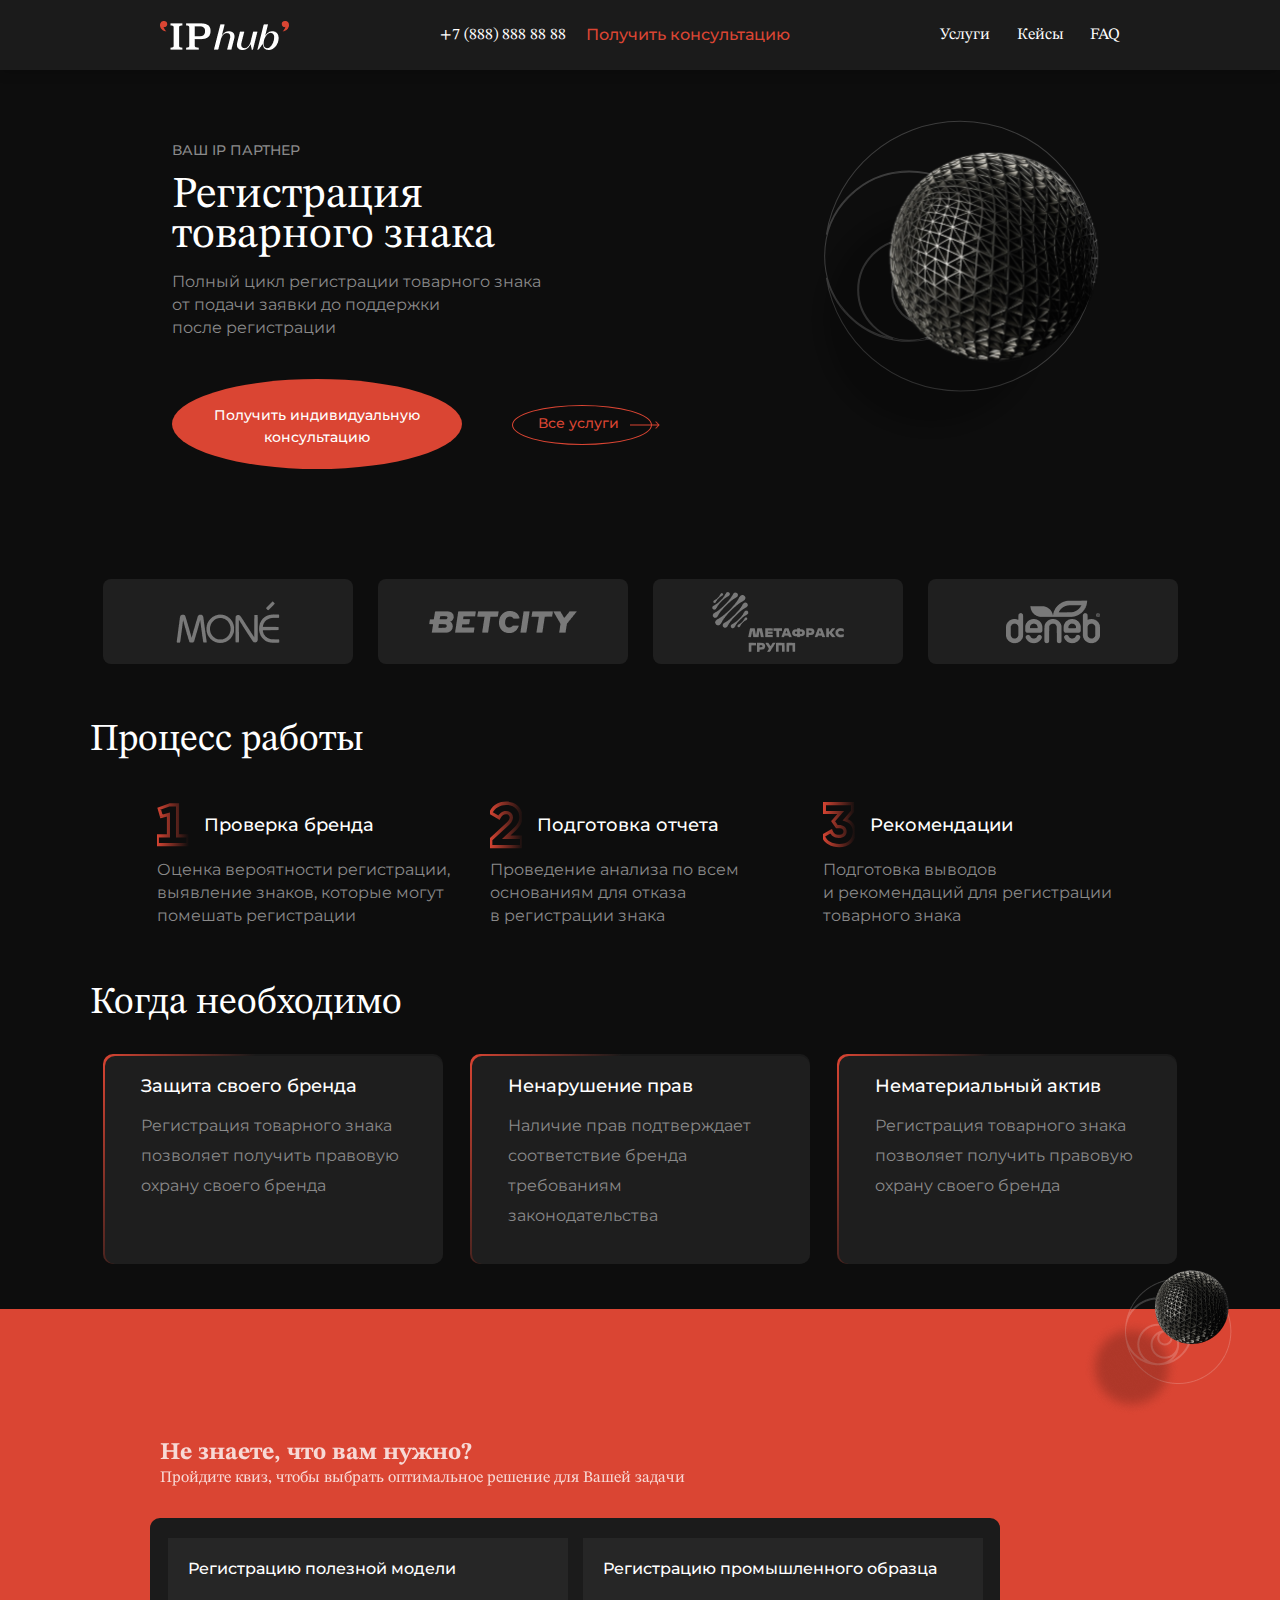
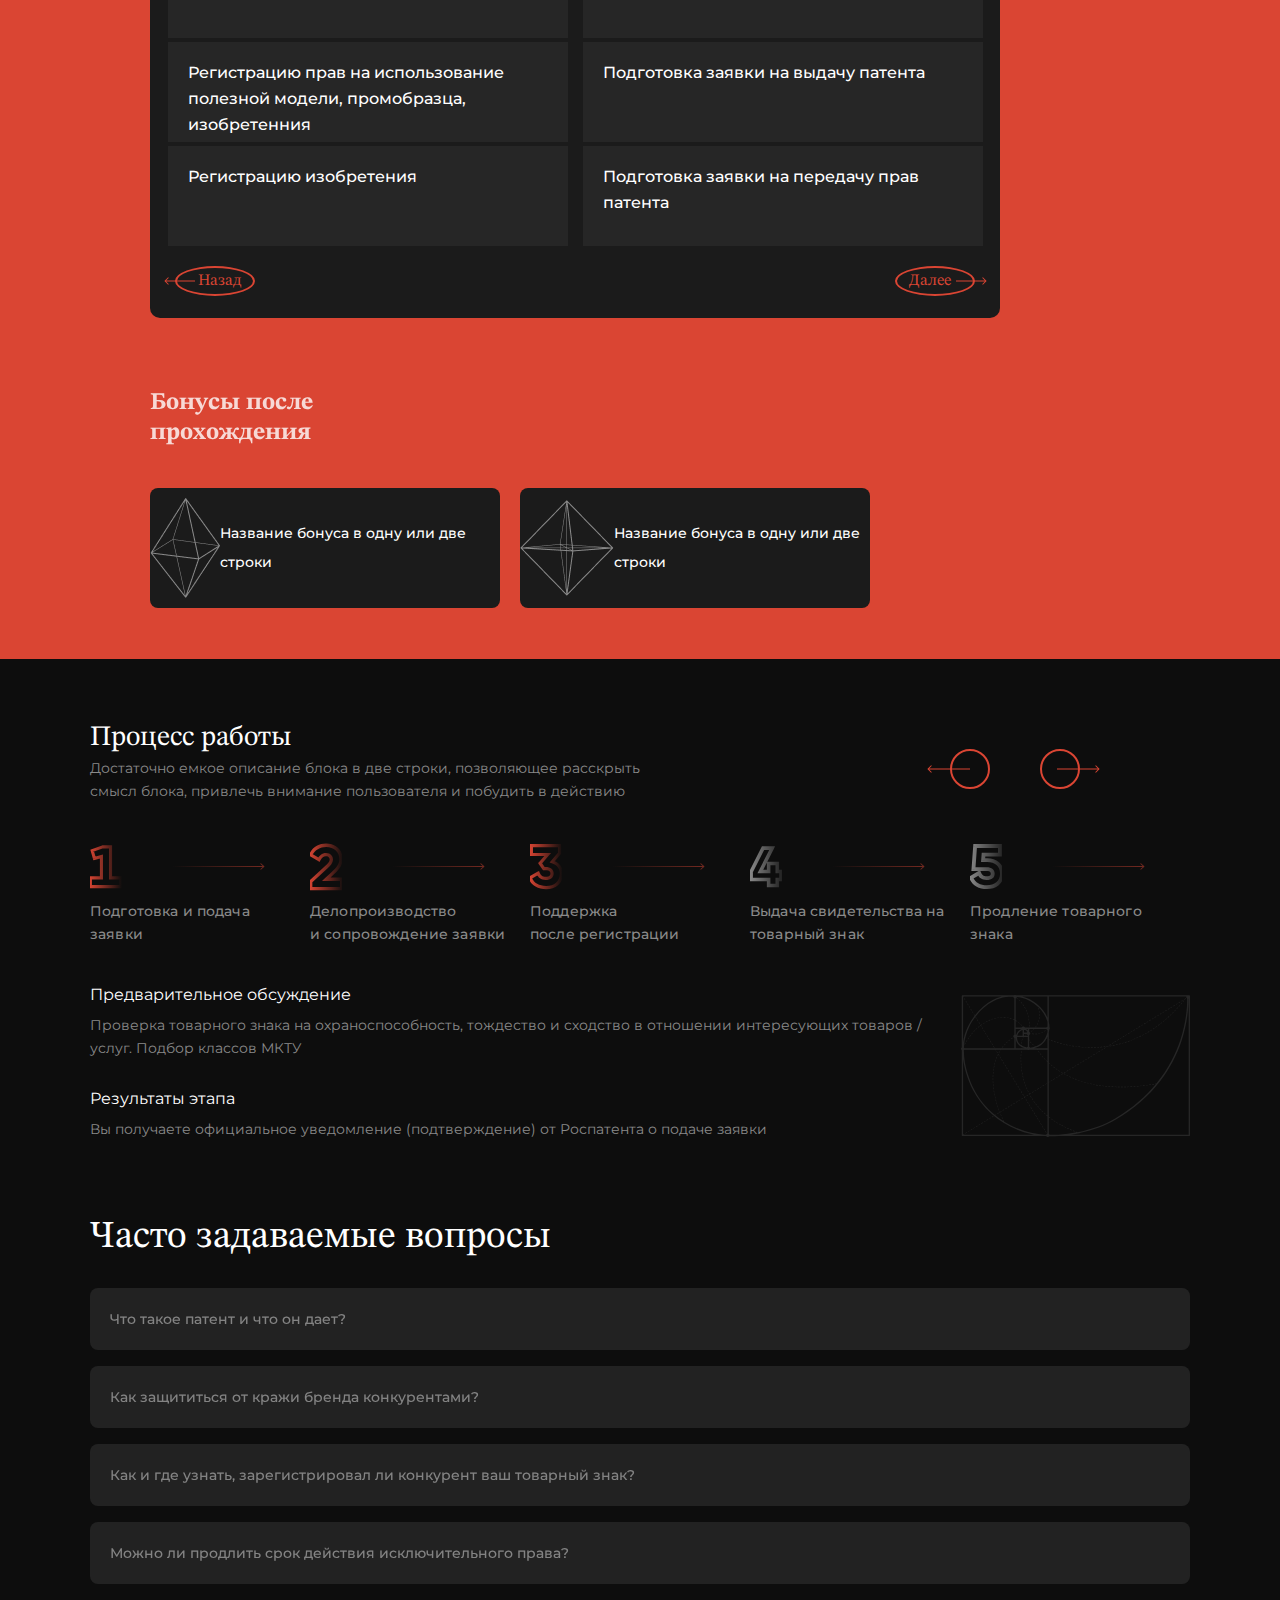
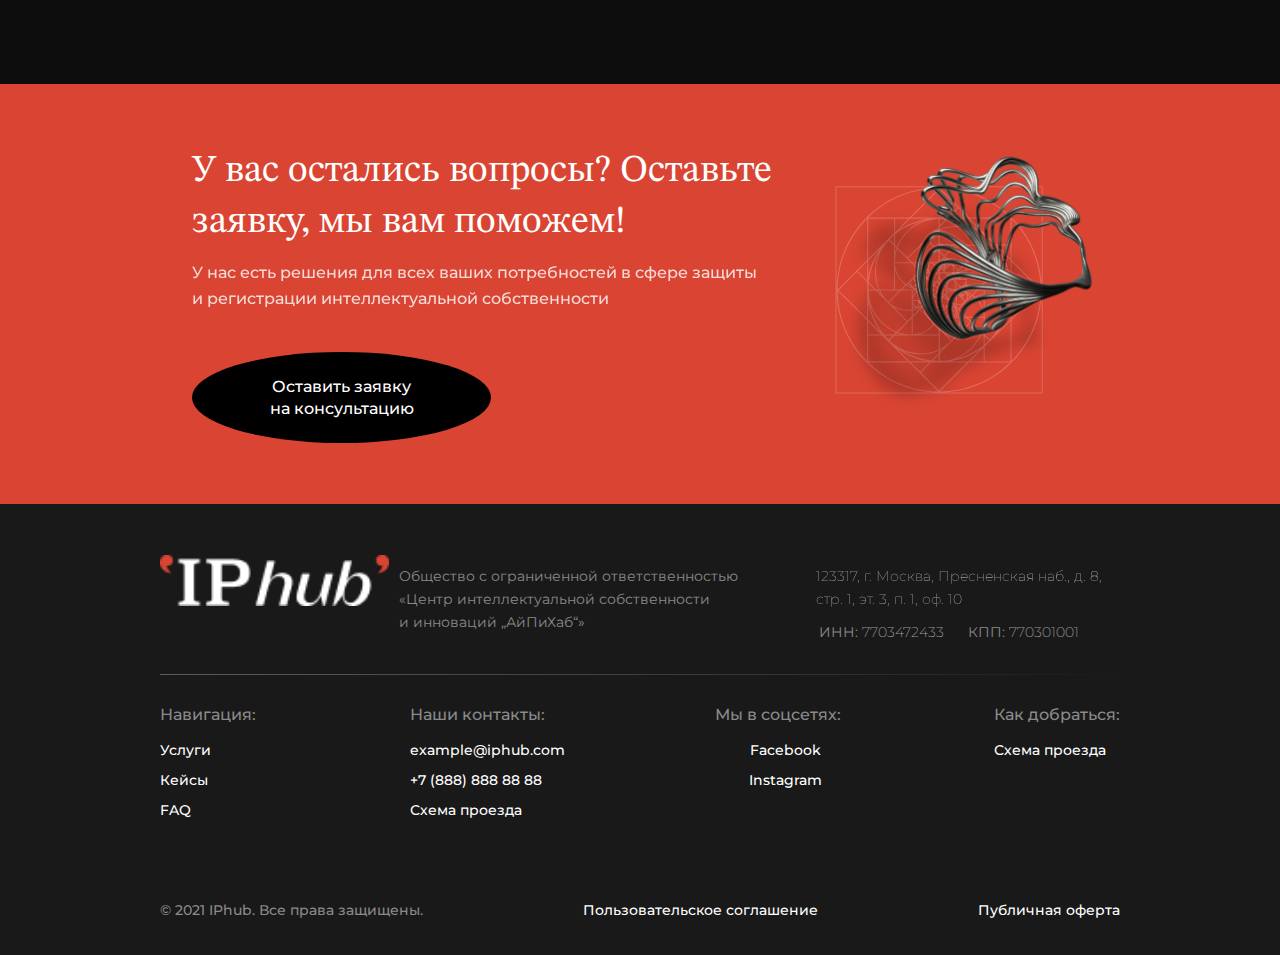
<file: complexservice.html>
<!DOCTYPE html>
<html lang="en">

<head>
    <meta charset="UTF-8">
    <meta http-equiv="X-UA-Compatible" content="IE=edge">
    <meta name="viewport" content="width=device-width, initial-scale=1.0">
    <title>Complex Service</title>
    <link rel="stylesheet" href="complexservice.css">
    <link rel="preconnect" href="https://fonts.googleapis.com">
    <link rel="preconnect" href="https://fonts.gstatic.com" crossorigin>
    <link
        href="https://fonts.googleapis.com/css2?family=Montserrat:ital,wght@0,500;1,500&family=Nunito:wght@400;600&family=STIX+Two+Text:ital,wght@0,400;0,500;1,500&display=swap"
        rel="stylesheet">
    <link rel="stylesheet" href="https://cdnjs.cloudflare.com/ajax/libs/font-awesome/6.1.2/css/all.min.css"
        integrity="sha512-1sCRPdkRXhBV2PBLUdRb4tMg1w2YPf37qatUFeS7zlBy7jJI8Lf4VHwWfZZfpXtYSLy85pkm9GaYVYMfw5BC1A=="
        crossorigin="anonymous" referrerpolicy="no-referrer" />
</head>

<body>
    <div class="maindiv">
        <div class="container">
            <!-- Navbar -->
            <nav class="mobile-nav flex">
                <ul class="mobile-nav__list flex">
                    <li class="mobile-nav__item flex">
                        <img class="mobile-nav__logo" src="img/logo (3).png" alt="">
                    </li>
                    <li class="mobile-nav__item site-nav flex ">
                        <a class="links" href="#">+7 (888) 888 88 88</a>
                        <p class="numbers">Получить консультацию</p>
                    </li>
                    <li class="mobile-nav__item site-nav flex site-nav2">
                        <a class="links" href="services.html">Услуги</a>
                        <a class="links" href="cases.html">Кейсы</a>
                        <a class="links" href="faq.html">FAQ</a>

                    </li>
                    <li class="mobile-nav__item mobile-navbar flex">
                        <label for="bars">
                            <input class="inline" type="checkbox" id="bars">
                            <div class="Bars">
                                <img src="img/Burger768.png" alt="">
                            </div>
                            <ul class="drop-list flex">
                                <li class="drop-list__item-black">
                                    <div class="item-black__cont">
                                        <section class="sectone"> 
                                            <a href="register.html">Услуги</a>
                                            <a href="cases.html">Кейсы</a>
                                            <a href="faq.html">FAQ</a>

                                        </section>
                                        <section class="secttwo">
                                            <p>Наши контакты:</p>
                                            <a class="nav-links links" href="#">example@iphub.com</a>
                                            <a class="nav-links links" href="tel:+7 (888) 888 88 88">+7 (888) 888 88
                                                88</a>
                                            <a class="nav-links links" href="#">Схема проезда</a>
                                            <p>Мы в соцсетях:</p>
                                            <a class="nav-link links flex-box" href="#">Facebook</a>
                                            <a class="nav-link ml links flex-box" href="#">Instagram</a>
                                            <p class="plpr">123317, г. Москва, Пресненская наб., д.
                                                8, стр. 1, эт. 3, п. 1, оф. 10
                                                ИНН: 7703472433
                                                КПП: 770301001</p>
                                            <section class="sectthree">
                                                <img src="img/2 5.png" alt="">
                                            </section>
                                        </section>
                                    </div>
                                </li>
                            </ul>
                        </label>
                    </li>
                </ul>
            </nav>

            <!-- hero -->

            <div class="hero">
                <div class="linear-gradient">
                    <div class="linear-gradient__grey">
                        <div class="sect-one">
                            <div class="sect-one__text">
                                <section class="aes">
                                    <a class="ancer-part__link links" href="#">ВАШ IP ПАРТНЕР</a>
                                </section>
                                <h2>Регистрация товарного знака</h2>
                                <p>Полный цикл регистрации товарного знака от подачи заявки до поддержки
                                    после регистрации</p>
                            </div>
                            <main class="ovals">
                                <div class="hmm">
                                    <div class="white flex">
                                    </div>
                                    <div class="orange">
                                        <p>Получить индивидуальную консультацию</p>
                                    </div>
                                </div>
                                <div class="mini-orange flex">
                                    <a class="links" href="services.html">Все услуги</a>
                                    <img class="sm-arrow" src="img/Arrow 8.png" alt="">
                                </div>
                            </main>
                        </div>
                        <div class="sect-two">
                            <img src="img/image (1).svg" alt="">
                        </div>
                    </div>
                </div>

                <div class="icon-part">

                    <div class="icons flex none1">
                        <img src="img/image 81 (Traced).png" alt="">
                    </div>

                    <div class="icons flex none2">
                        <img src="img/image 83 (Traced).png" alt="">
                    </div>

                    <div class="icons flex none2">
                        <img src="img/image 80 (Traced).png" alt="">
                    </div>

                    <div class="icons flex">
                        <img src="img/image 82 (Traced).png" alt="">
                    </div>

                </div>

                <div class="txt">
                    <h2>Процесс работы</h2>
                </div>

                <div class="gradient-numbers">
                    <div class="number">
                        <div class="number__tepa-qism">
                            <img class="num1" src="img/bir.svg" alt="">
                            <h5>Проверка бренда</h5>
                        </div>
                        <div class="number__pastki-qism">
                            <p>Оценка вероятности регистрации, выявление знаков, которые могут помешать регистрации</p>
                        </div>
                    </div>
                    <div class="number">
                        <div class="number__tepa-qism">
                            <img class="num1" src="img/ikki.svg" alt="">
                            <h5>Подготовка отчета</h5>
                        </div>
                        <div class="number__pastki-qism">
                            <p>Проведение анализа по всем основаниям для отказа в регистрации знака</p>
                        </div>
                    </div>
                    <div class="number">
                        <div class="number__tepa-qism">
                            <img class="num1" src="img/uch.svg" alt="">
                            <h5>Рекомендации</h5>
                        </div>
                        <div class="number__pastki-qism">
                            <p>Подготовка выводов и рекомендаций для регистрации товарного знака</p>
                        </div>
                    </div>
                </div>

                <div class="txt">
                    <h2>Когда необходимо</h2>
                </div>

                <div class="tripple-linears">
                    <div class="not-linear">
                        <div class="not-linear__grey">
                            <div class="not-linear__text">
                                <h2>Защита своего бренда</h2>
                                <p>Регистрация товарного знака позволяет получить правовую охрану своего бренда</p>
                            </div>
                        </div>
                    </div>
                    <div class="not-linear">
                        <div class="not-linear__grey">
                            <div class="not-linear__text">
                                <h2>Ненарушение прав</h2>
                                <p>Наличие прав подтверждает соответствие бренда требованиям законодательства</p>
                            </div>
                        </div>
                    </div>
                    <div class="not-linear">
                        <div class="not-linear__grey">
                            <div class="not-linear__text">
                                <h2>Нематериальный актив</h2>
                                <p>Регистрация товарного знака позволяет получить правовую охрану своего бренда</p>
                            </div>
                        </div>
                    </div>
                </div>

                <div class="orange-part">
                    <div class="wadow">
                        <img class="shadow" src="img/image_3.png" alt="">
                    </div>
                    <div class="orange-part__text">
                        <h2>Не знаете, что вам нужно? </h2>
                        <p>Пройдите квиз, чтобы выбрать оптимальное решение для Вашей задачи</p>
                    </div>
                    <div class="inputs">
                        <a class="links-box" href="#">Регистрацию полезной модели</a>
                        <a class="links-box" href="#">Регистрацию промышленного образца</a>
                        <a class="links-box" href="#">Регистрацию прав на использование полезной модели, промобразца,
                            изобретенния</a>
                        <a class="links-box" href="#">Подготовка заявки на выдачу патента</a>
                        <a class="links-box" href="#">Регистрацию изобретения</a>
                        <a class="links-box" href="#">Подготовка заявки на передачу прав патента</a>
                        <div class="hvs flex">
                            <div class="nazad flex">
                                <img src="img/Arrow 9 (2).png" alt="">
                                <p>Назад</p>
                            </div>
                            <div class="dale flex">
                                <p>Далее</p>
                                <img src="img/Arrow 8 (1).png" alt="">
                            </div>
                        </div>
                    </div>
                    <div class="htext">
                        <div class="h2">
                            <h2>Бонусы после прохождения</h2>
                        </div>
                    </div>
                    <div class="buttons">
                        <div class="btn1 flex">
                            <img src="img/Vector (8).png" alt="">
                            <div class="btn1__text">
                                <p>Название бонуса в одну или две строки</p>
                            </div>
                        </div>
                        <div class="btn1 flex">
                            <img src="img/Vector (9).png" alt="">
                            <div class="btn1__text">
                                <p>Название бонуса в одну или две строки</p>
                            </div>
                        </div>
                    </div>
                </div>
            </div>

            <div class="tht">
                <div class="tht__text">
                    <h2>Процесс работы</h2>
                    <p>Достаточно емкое описание блока в две строки, позволяющее расскрыть смысл блока, привлечь
                        внимание пользователя и побудить в действию</p>
                </div>
                <div class="rounds flex toggle">
                    <div class="bg-grey__round1 flex">
                        <img src="img/Arrow 9.png" alt="">
                    </div>
                    <div class="bg-grey__round2 flex">
                        <img src="img/Arrow 9 (1).png" alt="">
                    </div>
                </div>
            </div>

            <div class="second-gradient-numbers">
                <div class="second-number">
                    <div class="second-number__tepa-qism">
                        <img class="num" src="img/bir.svg" alt="">
                        <img class="arw" src="img/Vector 3.svg" alt="">
                    </div>
                    <div class="second-number__pastki-qism">
                        <p>Подготовка и подача заявки</p>
                    </div>
                </div>
                <div class="second-number">
                    <div class="second-number__tepa-qism">
                        <img class="num" src="img/ikki.svg" alt="">
                        <img class="arw" src="img/Vector 3.svg" alt="">
                    </div>
                    <div class="second-number__pastki-qism">
                        <p>Делопроизводство и сопровождение заявки</p>
                    </div>
                </div>
                <div class="second-number uch">
                    <div class="second-number__tepa-qism">
                        <img class="num" src="img/uch.svg" alt="">
                        <img class="arw" src="img/Vector 3.svg" alt="">
                    </div>
                    <div class="second-number__pastki-qism">
                        <p>Поддержка после регистрации</p>
                    </div>
                </div>
                <div class="second-number turt">
                    <div class="second-number__tepa-qism">
                        <img class="num" src="img/turt.svg" alt="">
                        <img class="arw" src="img/Vector 3.svg" alt="">
                    </div>
                    <div class="second-number__pastki-qism">
                        <p>Выдача свидетельства на товарный знак</p>
                    </div>
                </div>
                <div class="second-number besh">
                    <div class="second-number__tepa-qism">
                        <img class="num" src="img/besh.svg" alt="">
                        <img class="arw" src="img/Vector 3.svg" alt="">
                    </div>
                    <div class="second-number__pastki-qism">
                        <p>Продление товарного знака</p>
                    </div>
                </div>
            </div>

            <div class="asosiy">
                <div class="birinchi-qism">
                    <h2>Предварительное обсуждение</h2>
                    <p>Проверка товарного знака на охраноспособность, тождество и сходство в отношении интересующих
                        товаров / услуг.
                        Подбор классов МКТУ</p>
                    <h2>Результаты этапа</h2>
                    <p>Вы получаете официальное уведомление (подтверждение) от Роспатента о подаче заявки</p>
                </div>
                <div class="ikkinchi-qism">
                    <img src="img/image.svg" alt="">
                </div>
            </div>

            <div class="rounds flex redmi">
                <div class="bg-grey__round1 flex">
                    <img src="img/Arrow 9.png" alt="">
                </div>
                <div class="bg-grey__round2 flex">
                    <img src="img/Arrow 9 (1).png" alt="">
                </div>
            </div>

            <div class="txt">
                <h2>Часто задаваемые вопросы</h2>
            </div>

            <!-- Accordion-part -->

            <div class="accordion-part">
                <!-- accordion 1 -->
                <input type="checkbox" name="" id="angle-down">
                <div class="accor-wrapper">
                    <div class="accor__grey-part">
                        <h3 class="accor__grey-text">Что такое патент и что он дает?</h3>
                        <label for="angle-down"><i class="fa-solid fa-arrow-down-long"></i></label>
                    </div>
                </div>
                <p class="down-text">Патент — это охранный документ, предоставляющий вам исключительное право
                    на определённый результат интеллектуальной деятельности (изобретение, полезную модель, промышленный
                    образец). Иными словами, патент — это гарантия вашей временной монополии на производство,
                    распространение и сбыт определённого продукта (устройства, вещества, штамма микроорганизмов и т.д.),
                    в том числе характеризующегося только оригинальным внешним видом, реализацию описанного в патенте
                    способа выполнения того или иного действия (технологию). В обмен на предоставление вам такого
                    исключительного права вы публично раскрываете в описании патента всю информацию о вашем продукте
                    или технологии.</p>

                <!-- accordion 2 -->
                <input type="checkbox" name="" id="angle-down2">
                <div class="accor-wrapper">
                    <div class="accor__grey-part2">
                        <h3 class="accor__grey-text2">Как защититься от кражи бренда конкурентами?</h3>
                        <label for="angle-down2" class="angel"><i class="fa-solid fa-arrow-down-long"></i></label>
                    </div>
                </div>
                <p class="down-text2">Патент — это охранный документ, предоставляющий вам исключительное право
                    на определённый результат интеллектуальной деятельности (изобретение, полезную модель, промышленный
                    образец). Иными словами, патент — это гарантия вашей временной монополии на производство,
                    распространение и сбыт определённого продукта (устройства, вещества, штамма микроорганизмов и т.д.),
                    в том числе характеризующегося только оригинальным внешним видом, реализацию описанного в патенте
                    способа выполнения того или иного действия (технологию). В обмен на предоставление вам такого
                    исключительного права вы публично раскрываете в описании патента всю информацию о вашем продукте
                    или технологии.</p>

                <!-- accordion 3 -->
                <input type="checkbox" name="" id="angle-down3">
                <div class="accor-wrapper">
                    <div class="accor__grey-part3">
                        <h3 class="accor__grey-text3">Как и где узнать, зарегистрировал ли конкурент ваш товарный знак?
                        </h3>
                        <label for="angle-down3" class="angel"><i class="fa-solid fa-arrow-down-long"></i></label>
                    </div>
                </div>
                <p class="down-text3">Патент — это охранный документ, предоставляющий вам исключительное право
                    на определённый результат интеллектуальной деятельности (изобретение, полезную модель, промышленный
                    образец). Иными словами, патент — это гарантия вашей временной монополии на производство,
                    распространение и сбыт определённого продукта (устройства, вещества, штамма микроорганизмов и т.д.),
                    в том числе характеризующегося только оригинальным внешним видом, реализацию описанного в патенте
                    способа выполнения того или иного действия (технологию). В обмен на предоставление вам такого
                    исключительного права вы публично раскрываете в описании патента всю информацию о вашем продукте
                    или технологии.</p>

                <!-- accordion 4 -->
                <input type="checkbox" name="" id="angle-down4">
                <div class="accor-wrapper">
                    <div class="accor__grey-part4">
                        <h3 class="accor__grey-text4">Можно ли продлить срок действия исключительного права?</h3>
                        <label for="angle-down4" class="angel"><i class="fa-solid fa-arrow-down-long"></i></label>
                    </div>
                </div>
                <p class="down-text4">Патент — это охранный документ, предоставляющий вам исключительное право
                    на определённый результат интеллектуальной деятельности (изобретение, полезную модель, промышленный
                    образец). Иными словами, патент — это гарантия вашей временной монополии на производство,
                    распространение и сбыт определённого продукта (устройства, вещества, штамма микроорганизмов и т.д.),
                    в том числе характеризующегося только оригинальным внешним видом, реализацию описанного в патенте
                    способа выполнения того или иного действия (технологию). В обмен на предоставление вам такого
                    исключительного права вы публично раскрываете в описании патента всю информацию о вашем продукте
                    или технологии.</p>
            </div>
        </div>

        <!-- !important -->
        <div class="pre-footer">
            <div class="text-part">
                <div class="pre-footer__text">
                    <h2>У вас остались вопросы? Оставьте заявку, мы вам поможем!</h2>
                    <p>У нас есть решения для всех ваших потребностей в сфере защиты и регистрации интеллектуальной
                        собственности</p>
                </div>
                <div class="pre-footer__white">
                </div>
                <div class="pre-footer__black-elipse">
                    <h2>Оставить заявку на консультацию</h2>
                </div>
            </div>
            <div class="image-part">
                <img src="img/Group 249.svg" alt="">
            </div>
        </div>

        <footer>
            <div class="fcont">
                <ul class="site-footer-list1">
                    <li class="site-footer-item-10">
                        <img width="229" height="51" class="flogo" src="img/logo (3).png" alt="">
                        <div class="site-footer-item-10__text-10">
                            <p>Общество с ограниченной
                                ответственностью «Центр интеллектуальной собственности и инноваций „АйПиХаб“»</p>
                        </div>
                    </li>
                    <li class="site-footer-item-11">
                        <div class="divs">
                            <h5 class="hh5">123317, г. Москва, Пресненская наб., д.
                                8, стр. 1, эт. 3, п. 1, оф. 10</h5>
                        </div>
                        <div class="site-footer-item-11__text-11">
                            <p><span>ИНН:</span> 7703472433</p>
                            <p><span>КПП:</span> 770301001</p>
                        </div>
                    </li>
                </ul>

                <div class="grey-line"></div>

                <ul class="site-footer-list2">
                    <li class="site-footer-item-20">
                        <div class="site-footer-item-20__text-20 flex">
                            <section>
                                <h5>Навигация:</h5>
                                <p>Услуги</p>
                                <p>Кейсы</p>
                                <p>FAQ</p>
                            </section>
                            <section>
                                <h5>Наши контакты:</h5>
                                <p>example@iphub.com</p>
                                <p>+7 (888) 888 88 88</p>
                                <p>Схема проезда</p>
                            </section>
                        </div>
                        <div class="site-footer-item-21__text-21 flex">
                            <section class="mainsect">
                                <h5>Мы в соцсетях:</h5>
                                <section class="sect flex">
                                    <p>Facebook</p>
                                    <p>Instagram</p>
                                </section>
                            </section>
                            <section class="nune">
                                <h5>Как добраться:</h5>
                                <p>Схема проезда</p>
                            </section>
                        </div>
                    </li>
                    <li class="site-footer-item-22">
                        <p>Публичная оферта</p>
                        <p>Пользовательское соглашение</p>
                        <h5>© 2021 IPhub. Все права защищены.</h5>
                    </li>
                </ul>
            </div>
        </footer>
</body>

</html>
</file>
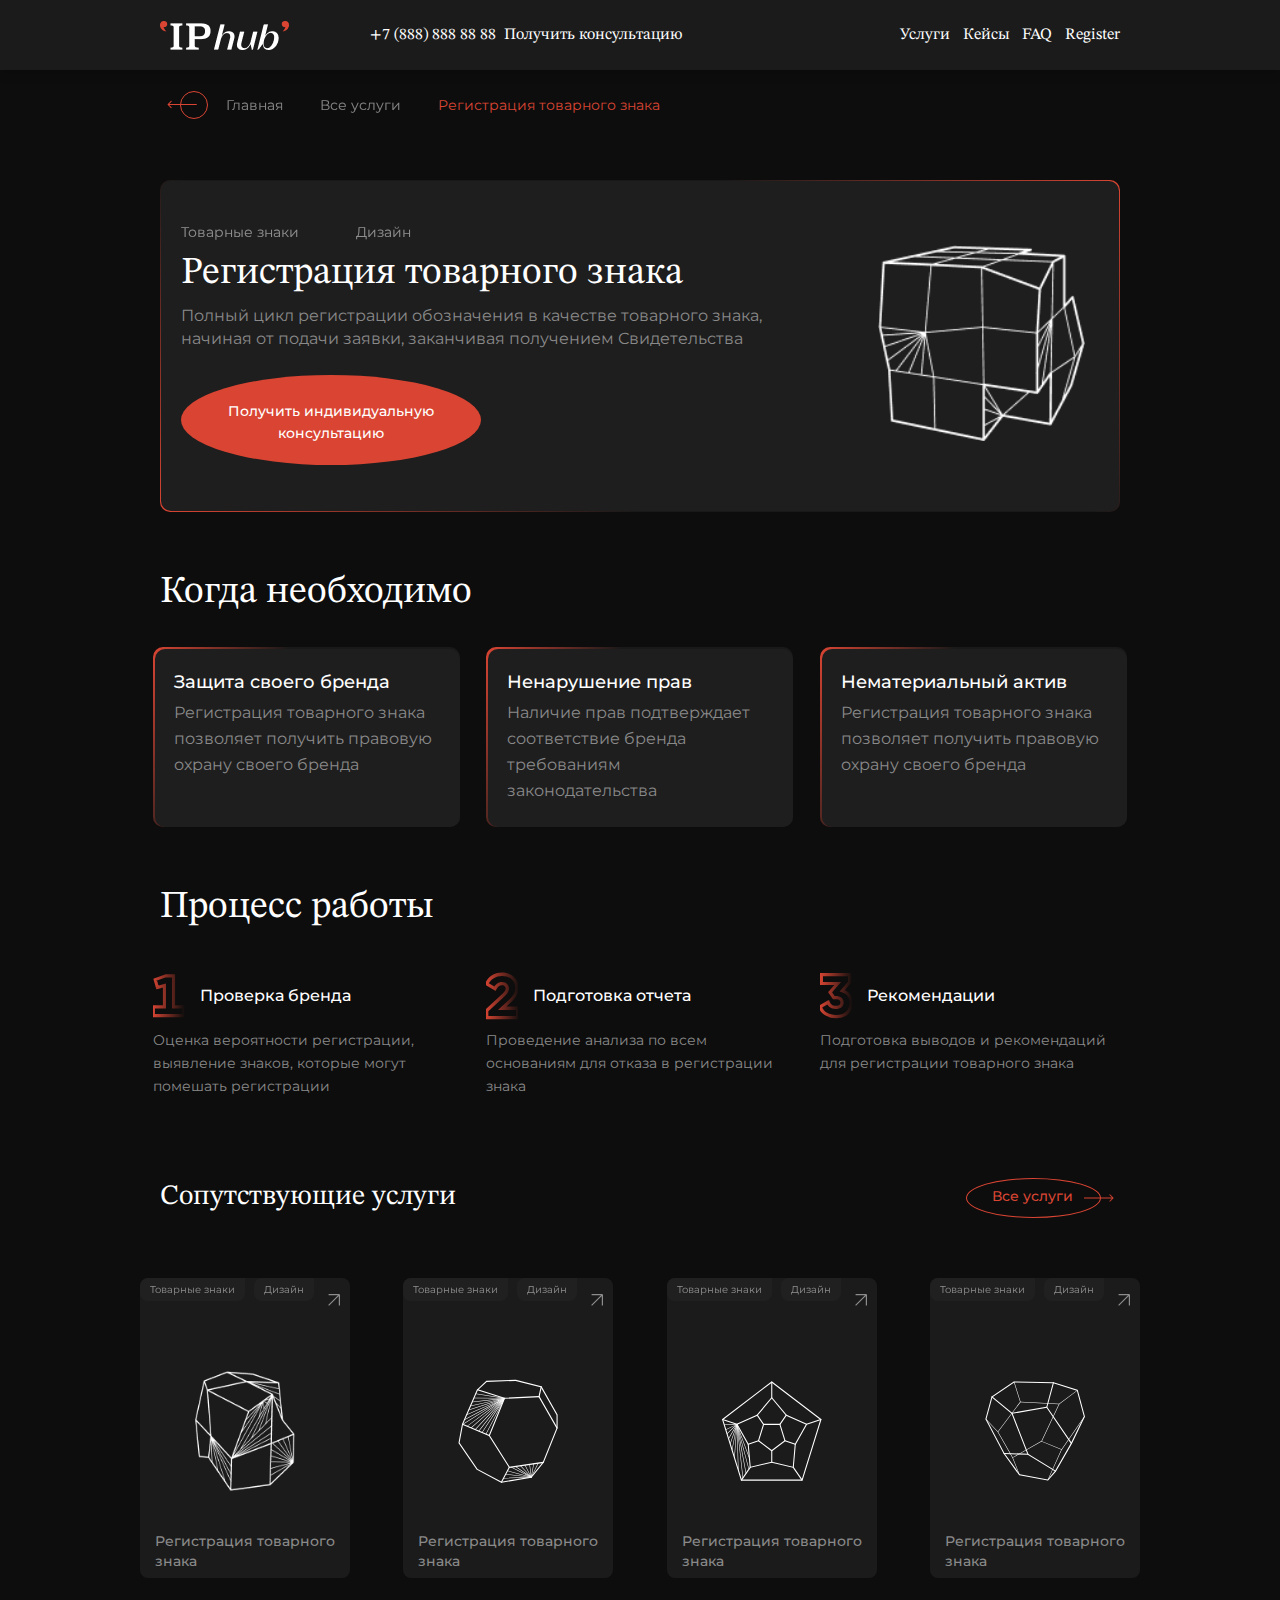
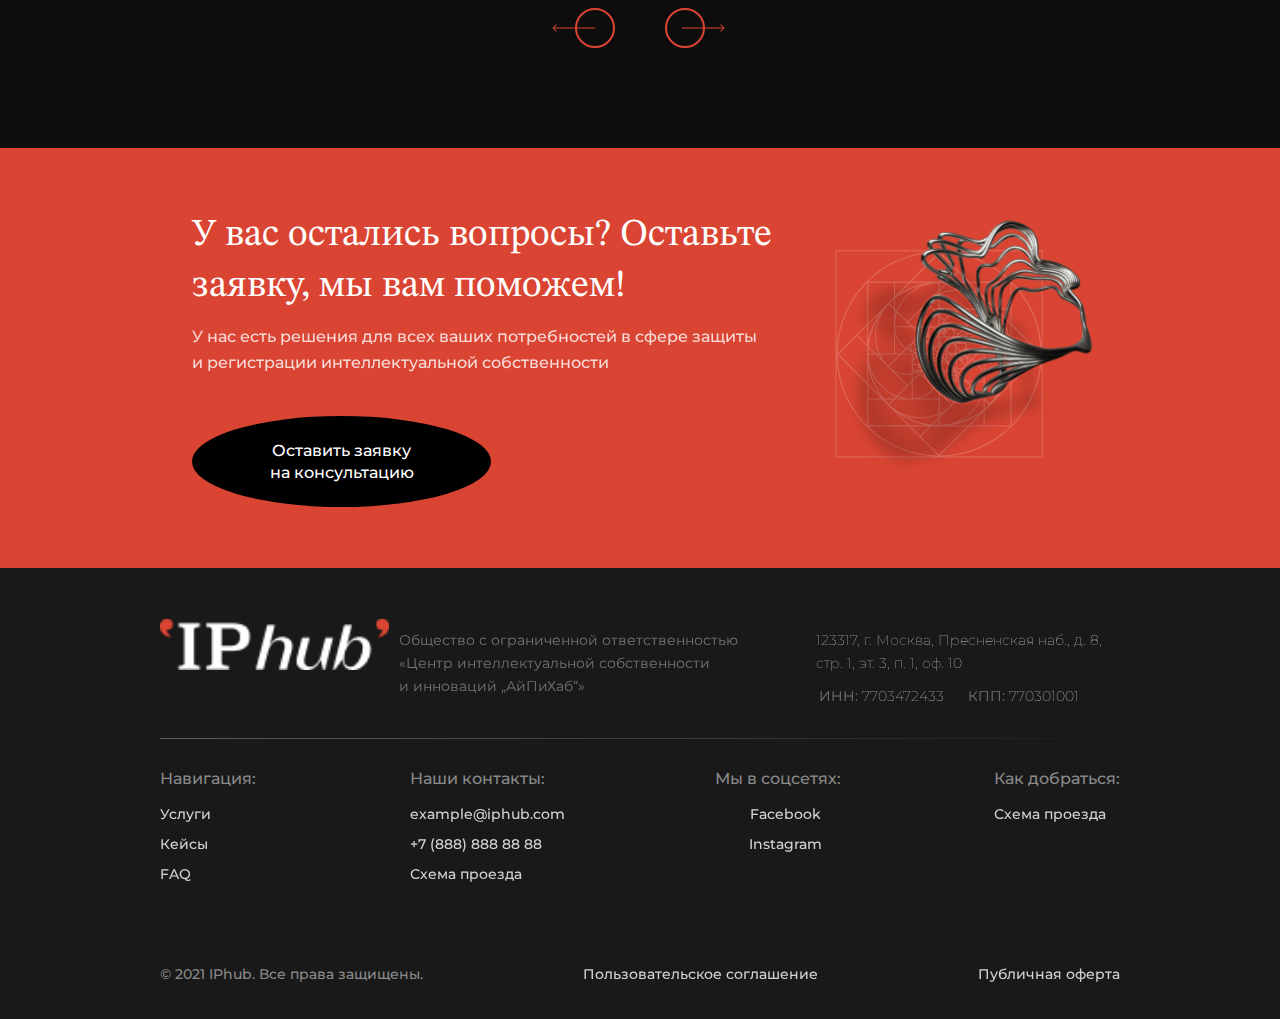
<file: register.html>
<!DOCTYPE html>
<html lang="en">

<head>
    <meta charset="UTF-8">
    <meta http-equiv="X-UA-Compatible" content="IE=edge">
    <meta name="viewport" content="width=device-width, initial-scale=1.0">
    <title>Register</title>
    <link rel="stylesheet" href="register.css">
    <link rel="preconnect" href="https://fonts.googleapis.com">
    <link rel="preconnect" href="https://fonts.gstatic.com" crossorigin>
    <link
        href="https://fonts.googleapis.com/css2?family=Montserrat:ital,wght@0,500;1,500&family=Nunito:wght@400;600&family=STIX+Two+Text:ital,wght@0,400;0,500;1,500&display=swap"
        rel="stylesheet">
    <link rel="stylesheet" href="https://cdnjs.cloudflare.com/ajax/libs/font-awesome/6.1.2/css/all.min.css"
        integrity="sha512-1sCRPdkRXhBV2PBLUdRb4tMg1w2YPf37qatUFeS7zlBy7jJI8Lf4VHwWfZZfpXtYSLy85pkm9GaYVYMfw5BC1A=="
        crossorigin="anonymous" referrerpolicy="no-referrer" />
</head>

<body>
    <div class="maindiv">
        <div class="container">
            <!-- Navbar -->
            <nav class="mobile-nav flex">
                <ul class="mobile-nav__list flex">
                    <li class="mobile-nav__item flex">
                        <img class="mobile-nav__logo" src="img/logo (3).png" alt="">
                    </li>
                    <li class="mobile-nav__item site-nav flex ">
                        <a class="links" href="#">+7 (888) 888 88 88</a>
                        <a href="complexservice.html" class="number">Получить консультацию</a>
                    </li>
                    <li class="mobile-nav__item site-nav flex site-nav2">
                        <a class="links" href="services.html">Услуги</a>
                        <a class="links" href="cases.html">Кейсы</a>
                        <a class="links" href="faq.html">FAQ</a>
                        <a class="links" href="case.html">Register</a>

                    </li>
                    <li class="mobile-nav__item mobile-navbar flex">
                        <label for="bars">
                            <input class="inline" type="checkbox" id="bars">
                            <div class="Bars">
                                <img src="img/Burger768.png" alt="">
                            </div>
                            <ul class="drop-list flex">
                                <li class="drop-list__item-black">
                                    <div class="item-black__cont">
                                        <section class="sectone"> <a href="services.html">Услуги</a>
                                            <a href="cases.html">Кейсы</a>
                                            <a href="faq.html">FAQ</a>
                                            <a href="case.html">Register</a>
                                        </section>
                                        <section class="secttwo">
                                            <p>Наши контакты:</p>
                                            <a class="nav-links links" href="#">example@iphub.com</a>
                                            <a class="nav-links links" href="tel:+7 (888) 888 88 88">+7 (888) 888 88
                                                88</a>
                                            <a class="nav-links links" href="#">Схема проезда</a>
                                            <p>Мы в соцсетях:</p>
                                            <a class="nav-link links flex-box" href="#">Facebook</a>
                                            <a class="nav-link ml links flex-box" href="#">Instagram</a>
                                            <p class="plpr">123317, г. Москва, Пресненская наб., д.
                                                8, стр. 1, эт. 3, п. 1, оф. 10
                                                ИНН: 7703472433
                                                КПП: 770301001</p>
                                            <section class="sectthree">
                                                <img src="img/2 5.png" alt="">
                                            </section>
                                        </section>
                                    </div>
                                </li>
                            </ul>
                        </label>
                    </li>
                </ul>
            </nav>
            <!-- Hero -->
            <div class="hero">
                <div class="first-part">
                    <div class="ancer-part">
                        <div class="round">
                            <div class="round__hover">
                                <img src="img/Arrow 9.svg" alt="">
                            </div>
                        </div>
                        <a class="ancer-part__link links" href="index.html">Главная </a>
                        <a href="#" class="fa-solid fa-angle-right links ancer-part__link"></a>
                        <a class="ancer-part__link links" href="services.html">Все услуги</a>
                        <a href="#" class="fa-solid fa-angle-right links ancer-part__link"></a>
                        <a class="active links" href="#">Регистрация товарного знака</a>
                    </div>
                </div>
            </div>

            <div class="linear-gradient">
                <div class="linear-gradient__grey">
                    <div class="sect-one">
                        <div class="sect-one__text">
                            <section class="aes">
                                <a class="ancer-part__link links" href="#">Товарные знаки</a>
                                <a class="ancer-part__link links" href="#">Дизайн</a>
                            </section>
                            <h2>Регистрация товарного знака</h2>
                            <p>Полный цикл регистрации обозначения в качестве товарного знака, начиная от подачи заявки,
                                заканчивая получением Свидетельства</p>
                        </div>
                        <main class="ovals">
                            <div class="hmm">
                                <div class="white flex">
                                </div>
                                <div class="orange">
                                    <p>Получить индивидуальную консультацию</p>
                                </div>
                            </div>
                        </main>
                    </div>
                    <div class="sect-two">
                        <img src="img/Vector (10).png" alt="">
                    </div>
                </div>
            </div>

            <div class="txt">
                <h2>Когда необходимо</h2>
            </div>

            <div class="tripple-linears">
                <div class="not-linear">
                    <div class="not-linear__grey">
                        <div class="not-linear__text">
                            <h2>Защита своего бренда</h2>
                            <p>Регистрация товарного знака позволяет получить правовую охрану своего бренда</p>
                        </div>
                    </div>
                </div>
                <div class="not-linear">
                    <div class="not-linear__grey">
                        <div class="not-linear__text">
                            <h2>Ненарушение прав</h2>
                            <p>Наличие прав подтверждает соответствие бренда требованиям законодательства</p>
                        </div>
                    </div>
                </div>
                <div class="not-linear">
                    <div class="not-linear__grey">
                        <div class="not-linear__text">
                            <h2>Нематериальный актив</h2>
                            <p>Регистрация товарного знака позволяет получить правовую охрану своего бренда</p>
                        </div>
                    </div>
                </div>
            </div>

            <div class="txt">
                <h2>Процесс работы</h2>
            </div>

            <div class="gradient-numbers">
                <div class="number">
                    <div class="number__tepa-qism">
                        <img src="img/bir.svg" alt="">
                        <h5>Проверка бренда</h5>
                    </div>
                    <div class="number__pastki-qism">
                        <p>Оценка вероятности регистрации, выявление знаков, которые могут помешать регистрации</p>
                    </div>
                </div>
                <div class="number">
                    <div class="number__tepa-qism">
                        <img src="img/ikki.svg" alt="">
                        <h5>Подготовка отчета</h5>
                    </div>
                    <div class="number__pastki-qism">
                        <p>Проведение анализа по всем основаниям для отказа в регистрации знака</p>
                    </div>
                </div>
                <div class="number">
                    <div class="number__tepa-qism">
                        <img src="img/uch.svg" alt="">
                        <h5>Рекомендации</h5>
                    </div>
                    <div class="number__pastki-qism">
                        <p>Подготовка выводов и рекомендаций для регистрации товарного знака</p>
                    </div>
                </div>
            </div>

            <div class="tht">
                <h2>Сопутствующие услуги</h2>
                <div class="mini-orange flex toggle">
                    <a class="links" href="services.html">Все услуги</a>
                    <img class="sm-arrow" src="img/Arrow 8.png" alt="">
                </div>
            </div>

            <div class="clever-hovers collapse">
                <div class="clever-hovers__card">
                    <div class="links-box">
                        <a href="#">Товарные знаки</a>
                        <a class="dizayn" href="#">Дизайн</a>
                        <a class="nuqta" href="#">...</a>
                    </div>
                    <div class="arrow">
                        <img src="img/Shape.svg" alt="">
                    </div>
                    <div class="image">
                        <img src="img/Vector.png" alt="" class="d3">
                    </div>
                    <div class="clever-hovers__text">
                        <h2>Регистрация товарного знака</h2>
                        <p>Государственная регистрация торговых знаков в РФ и в мире</p>
                    </div>
                </div>
                <div class="clever-hovers__card none1">
                    <div class="links-box">
                        <a href="#">Товарные знаки</a>
                        <a class="dizayn" href="#">Дизайн</a>
                        <a class="nuqta" href="#">...</a>
                    </div>
                    <div class="arrow">
                        <img src="img/Shape.svg" alt="">
                    </div>
                    <div class="image">
                        <img src="img/Vector2.svg" alt="" class="d3">
                    </div>
                    <div class="clever-hovers__text">
                        <h2>Регистрация товарного знака</h2>
                        <p>Государственная регистрация торговых знаков в РФ и в мире</p>
                    </div>
                </div>
                <div class="clever-hovers__card none2">
                    <div class="links-box">
                        <a href="#">Товарные знаки</a>
                        <a class="dizayn" href="#">Дизайн</a>
                        <a class="nuqta" href="#">...</a>
                    </div>
                    <div class="arrow">
                        <img src="img/Shape.svg" alt="">
                    </div>
                    <div class="image">
                        <img src="img/Vector3.svg" alt="" class="d3">
                    </div>
                    <div class="clever-hovers__text">
                        <h2>Регистрация товарного знака</h2>
                        <p>Государственная регистрация торговых знаков в РФ и в мире</p>
                    </div>
                </div>
                <div class="clever-hovers__card none3">
                    <div class="links-box">
                        <a href="#">Товарные знаки</a>
                        <a class="dizayn" href="#">Дизайн</a>
                        <a class="nuqta" href="#">...</a>
                    </div>
                    <div class="arrow">
                        <img src="img/Shape.svg" alt="">
                    </div>
                    <div class="image">
                        <img src="img/Vector4.svg" alt="" class="d3">
                    </div>
                    <div class="clever-hovers__text">
                        <h2>Регистрация товарного знака</h2>
                        <p>Государственная регистрация торговых знаков в РФ и в мире</p>
                    </div>
                </div>
            </div>
            <!-- <div class="clever-hovers another">
                <div class="clever-hovers__card">
                    <div class="links-box">
                        <a href="#">Товарные знаки</a>
                        <a class="dizayn" href="#">Дизайн</a>
                        <a class="nuqta" href="#">...</a>
                    </div>
                    <div class="arrow">
                        <img src="img/Shape.svg" alt="">
                    </div>
                    <div class="image">
                        <img src="img/Vector (11).png" alt="" class="d3">
                    </div>
                    <div class="clever-hovers__text">
                        <h2>Регистрация товарного знака</h2>
                        <p>Государственная регистрация торговых знаков в РФ и в мире</p>
                    </div>
                </div>
                <div class="clever-hovers__card none1">
                    <div class="links-box">
                        <a href="#">Товарные знаки</a>
                        <a class="dizayn" href="#">Дизайн</a>
                        <a class="nuqta" href="#">...</a>
                    </div>
                    <div class="arrow">
                        <img src="img/Shape.svg" alt="">
                    </div>
                    <div class="image">
                        <img src="img/Vector (12).png" alt="" class="d3">
                    </div>
                    <div class="clever-hovers__text">
                        <h2>Регистрация товарного знака</h2>
                        <p>Государственная регистрация торговых знаков в РФ и в мире</p>
                    </div>
                </div>
                <div class="clever-hovers__card none2">
                    <div class="links-box">
                        <a href="#">Товарные знаки</a>
                        <a class="dizayn" href="#">Дизайн</a>
                        <a class="nuqta" href="#">...</a>
                    </div>
                    <div class="arrow">
                        <img src="img/Shape.svg" alt="">
                    </div>
                    <div class="image">
                        <img src="img/Vector (13).png" alt="" class="d3">
                    </div>
                    <div class="clever-hovers__text">
                        <h2>Регистрация товарного знака</h2>
                        <p>Государственная регистрация торговых знаков в РФ и в мире</p>
                    </div>
                </div>
                <div class="clever-hovers__card none3">
                    <div class="links-box">
                        <a href="#">Товарные знаки</a>
                        <a class="dizayn" href="#">Дизайн</a>
                        <a class="nuqta" href="#">...</a>
                    </div>
                    <div class="arrow">
                        <img src="img/Shape.svg" alt="">
                    </div>
                    <div class="image">
                        <img src="img/Vector (14).png" alt="" class="d3">
                    </div>
                    <div class="clever-hovers__text">
                        <h2>Регистрация товарного знака</h2>
                        <p>Государственная регистрация торговых знаков в РФ и в мире</p>
                    </div>
                </div>
            </div> -->
            <div class="wrap">
                <div class="rounds flex">
                    <div class="bg-grey__round1 flex">
                        <img src="img/Arrow 9.png" alt="">
                    </div>
                    <div class="bg-grey__round2 flex">
                        <img src="img/Arrow 9 (1).png" alt="">
                    </div>
                </div>
                <div class="mini-orange flex anti">
                    <a class="links" href="services.html">Все услуги</a>
                    <img class="sm-arrow" src="img/Arrow 8.png" alt="">
                </div>
            </div>
            <!-- <div class="mini-orange flex">
                <a class="links" href="services.html">Все услуги</a>
                <img class="arrow" src="img/Arrow 8.png" alt="">
            </div> -->



            <!-- !important -->
            <div class="pre-footer">
                <div class="text-part">
                    <div class="pre-footer__text">
                        <h2>У вас остались вопросы? Оставьте заявку, мы вам поможем!</h2>
                        <p>У нас есть решения для всех ваших потребностей в сфере защиты и регистрации интеллектуальной собственности</p>
                    </div>
                    <div class="pre-footer__white">
                    </div>
                    <div class="pre-footer__black-elipse">
                        <h2>Оставить заявку на консультацию</h2>
                    </div>
                </div>
                <div class="image-part">
                    <img src="img/Group 249.svg" alt="">
                </div>
            </div>

            <footer>
                <div class="fcont">
                    <ul class="site-footer-list1">
                        <li class="site-footer-item-10">
                            <img width="229" height="51" class="flogo" src="img/logo (3).png" alt="">
                            <div class="site-footer-item-10__text-10">
                                <p>Общество с ограниченной
                                    ответственностью «Центр интеллектуальной собственности и инноваций „АйПиХаб“»</p>
                            </div>
                        </li>
                        <li class="site-footer-item-11">
                            <div class="divs">
                                <h5 class="hh5">123317, г. Москва, Пресненская наб., д.
                                    8, стр. 1, эт. 3, п. 1, оф. 10</h5>
                            </div>
                            <div class="site-footer-item-11__text-11">
                                <p><span>ИНН:</span> 7703472433</p>
                                <p><span>КПП:</span> 770301001</p>
                            </div>
                        </li>
                    </ul>

                    <div class="grey-line"></div>

                    <ul class="site-footer-list2">
                        <li class="site-footer-item-20">
                            <div class="site-footer-item-20__text-20 flex">
                                <section>
                                    <h5>Навигация:</h5>
                                    <p>Услуги</p>
                                    <p>Кейсы</p>
                                    <p>FAQ</p>
                                </section>
                                <section>
                                    <h5>Наши контакты:</h5>
                                    <p>example@iphub.com</p>
                                    <p>+7 (888) 888 88 88</p>
                                    <p>Схема проезда</p>
                                </section>
                            </div>
                            <div class="site-footer-item-21__text-21 flex">
                                <section class="mainsect">
                                    <h5>Мы в соцсетях:</h5>
                                    <section class="sect flex">
                                        <p>Facebook</p>
                                        <p>Instagram</p>
                                    </section>
                                </section>
                                <section class="nune">
                                    <h5>Как добраться:</h5>
                                    <p>Схема проезда</p>
                                </section>
                            </div>
                        </li>
                        <li class="site-footer-item-22">
                            <p>Публичная оферта</p>
                            <p>Пользовательское соглашение</p>
                            <h5>© 2021 IPhub. Все права защищены.</h5>
                        </li>
                    </ul>
                </div>
            </footer>
        </div>
    </div>
</body>

</html>
</file>
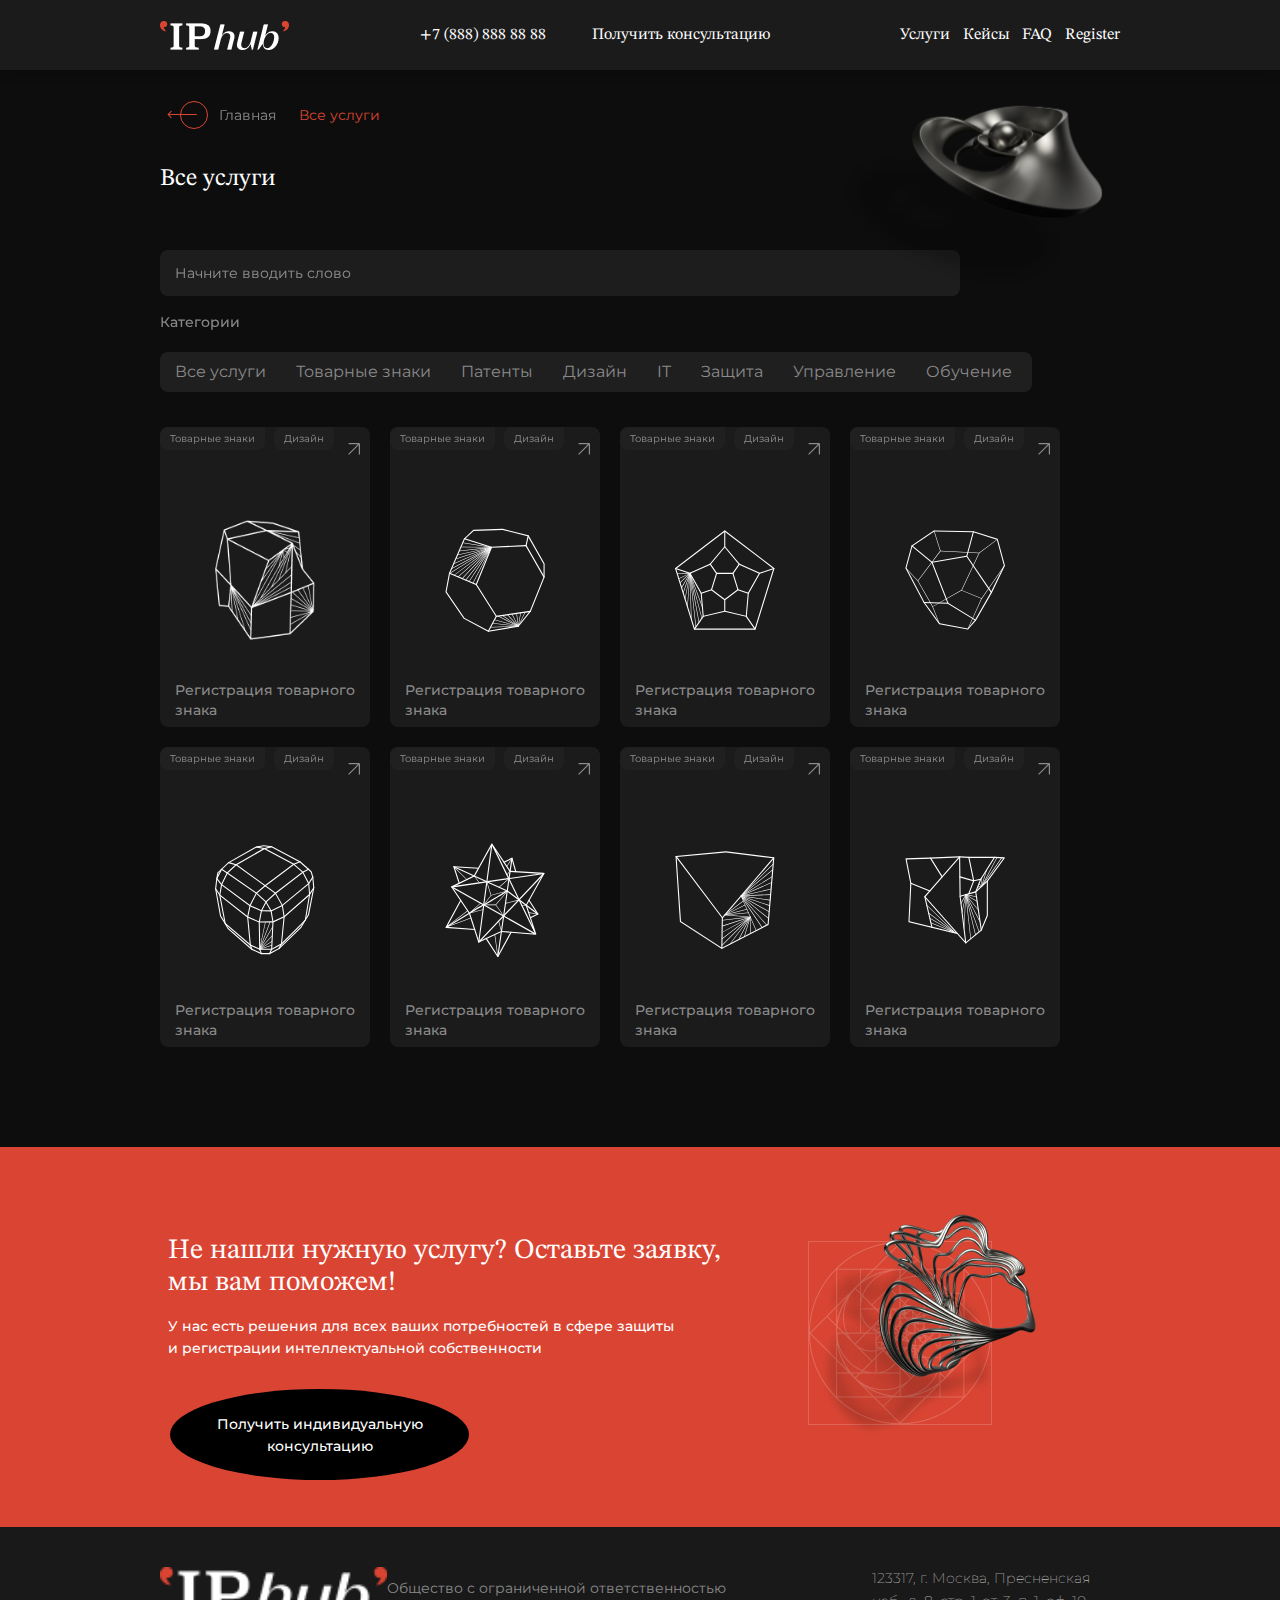
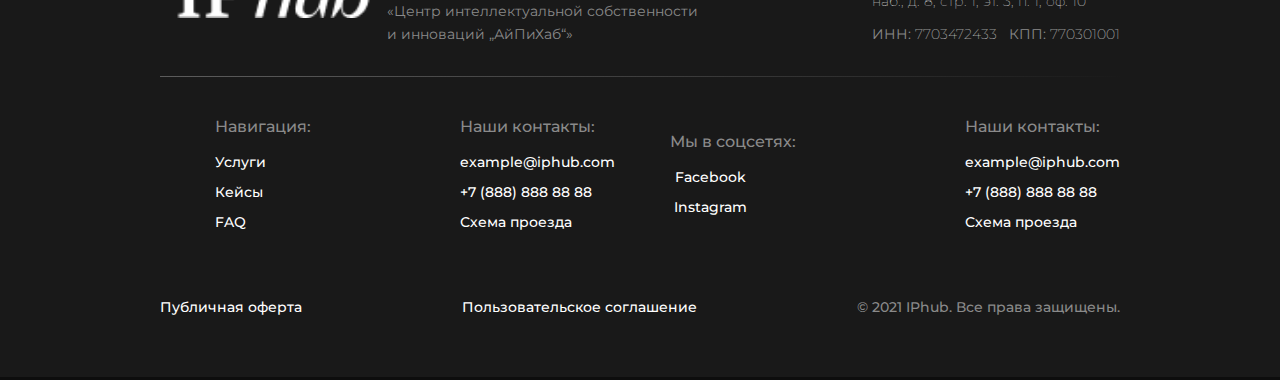
<file: services.html>
<!DOCTYPE html>
<html lang="en">
<head>
    <meta charset="UTF-8">
    <meta http-equiv="X-UA-Compatible" content="IE=edge">
    <meta name="viewport" content="width=device-width, initial-scale=1.0">
    <title>Service</title>
    <link rel="stylesheet" href="services.css">
    <link rel="preconnect" href="https://fonts.googleapis.com">
    <link rel="preconnect" href="https://fonts.gstatic.com" crossorigin>
    <link
        href="https://fonts.googleapis.com/css2?family=Montserrat:ital,wght@0,500;1,500&family=Nunito:wght@400;600&family=STIX+Two+Text:ital,wght@0,400;0,500;1,500&display=swap"
        rel="stylesheet">
    <link rel="stylesheet" href="https://cdnjs.cloudflare.com/ajax/libs/font-awesome/6.1.2/css/all.min.css"
        integrity="sha512-1sCRPdkRXhBV2PBLUdRb4tMg1w2YPf37qatUFeS7zlBy7jJI8Lf4VHwWfZZfpXtYSLy85pkm9GaYVYMfw5BC1A=="
        crossorigin="anonymous" referrerpolicy="no-referrer" />
</head>
<body>
    <div class="maindiv">
        <div class="container">

            <!-- Navbar -->

            <nav class="mobile-nav flex">
                <ul class="mobile-nav__list flex">
                    <li class="mobile-nav__item flex">
                        <img class="mobile-nav__logo" src="img/logo (3).png" alt="">
                    </li>
                    <li class="mobile-nav__item site-nav flex ">
                        <a class="links" href="#">+7 (888) 888 88 88</a>
                        <a href="complexservice.html" class="number">Получить консультацию</a>
                    </li>
                    <li class="mobile-nav__item site-nav flex site-nav2">
                        <a class="links" href="register.html">Услуги</a>
                        <a class="links" href="cases.html">Кейсы</a>
                        <a class="links" href="faq.html">FAQ</a>
                        <a class="links" href="register.html">Register</a>
                        
                    </li>
                    <li class="mobile-nav__item mobile-navbar flex">
                        <label for="bars">
                            <input class="inline" type="checkbox" id="bars">
                            <div class="Bars">
                                <img src="img/Burger768.png" alt="">
                            </div>
                            <ul class="drop-list flex">
                                <li class="drop-list__item-black">
                                    <div class="item-black__cont">
                                        <section class="sectone">
                                        <a href="register.html">Услуги</a>
                                        <a href="cases.html">Кейсы</a>
                                        <a href="faq.html">FAQ</a>
                                        <a href="faq.html">Register</a>
                                    </section>
                                        <section class="secttwo">
                                            <p>Наши контакты:</p>
                                            <a class="nav-links links" href="#">example@iphub.com</a>
                                            <a class="nav-links links" href="tel:+7 (888) 888 88 88">+7 (888) 888 88 88</a>
                                            <a class="nav-links links" href="#">Схема проезда</a>
                                            <p>Мы в соцсетях:</p>
                                            <a class="nav-link links flex-box" href="#">Facebook</a>
                                            <a class="nav-link ml links flex-box" href="#">Instagram</a>
                                            <p class="plpr">123317, г. Москва, Пресненская наб., д.
                                                8, стр. 1, эт. 3, п. 1, оф. 10
                                                ИНН: 7703472433
                                                КПП: 770301001</p>
                                                <section class="sectthree">
                                                    <img src="img/2 5.png" alt="">
                                                </section>
                                        </section>
                                    </div>
                                </li>
                            </ul>
                        </label>
                    </li>
                </ul>
            </nav>

            <!-- Hero -->

            <div class="hero">
                <div class="chain">
                    <div class="first-part">
                        <div class="ancer-part">
                            <div class="round">
                                <div class="round__hover">
                                    <img src="img/Arrow 9.svg" alt="">
                                </div>
                            </div>
                            <a class="ancer-part__link links" href="index.html">Главная </a>
                            <a href="#" class="fa-solid fa-angle-right links ancer-part__link"></a>
                            <a class="active links" href="#">Все услуги</a>
                        </div>
                        <div class="vseuslugi">
                            <h2>Все услуги</h2>
                        </div>
                    </div>
                    <div class="second-part">
                        <img src="img/img_serv (1).svg" alt="">
                    </div>
                </div>
                <div class="input-part">
                    <p>Начните вводить слово</p>
                    <i class="fa-solid fa-magnifying-glass"></i>
                </div>

                <div class="txt">
                    <p>Категории</p>
                </div>

                <div class="nothing">
                    <div class="select-option">
                        <div class="amazing">
                            <h5>Товарные знаки</h5>
                            <label for="angle">
                                <div class="dropDown">
                                    <input class="line" type="checkbox" unchecked id="angle">
                                    <i class="fa-solid fa-angle-down"></i>
                                    <ul class="select-option__list">
                                        <li class="select-option__item">
                                            <a class="item__link links one" href="#">Все услуги</a>
                                        </li>
                                        <li class="select-option__item">
                                            <a class="item__link links two" href="#">Товарные знаки</a>
                                        </li>
                                        <li class="select-option__item">
                                            <a class="item__link links three" href="#">Патенты</a>
                                        </li>
                                        <li class="select-option__item">
                                            <a class="item__link links four" href="#">Дизайн</a>
                                        </li>
                                        <li class="select-option__item">
                                            <a class="item__link links five" href="#">IT</a>
                                        </li>
                                        <li class="select-option__item">
                                            <a class="item__link links six" href="#">Защита</a>
                                        </li>
                                        <li class="select-option__item">
                                            <a class="item__link links seven" href="#">Управление</a>
                                        </li>
                                        <li class="select-option__item">
                                            <a class="item__link links eight" href="#">Обучение</a>
                                        </li>
                                    </ul>
                                </div>
                            </label>
                        </div>
                    </div>

                    <div class="toolbar">
                        <a class="toolbar__link links" href="#">Все услуги</a>
                        <a class="toolbar__link links" href="#">Товарные знаки</a>
                        <a class="toolbar__link links" href="#">Патенты</a>
                        <a class="toolbar__link links" href="#">Дизайн</a>
                        <a class="toolbar__link links" href="#">IT</a>
                        <a class="toolbar__link links" href="#">Защита</a>
                        <a class="toolbar__link links" href="#">Управление</a>
                        <a class="toolbar__link links" href="#">Обучение</a>
                    </div>
                </div>

                <div class="clever-hovers">
                    <div class="clever-hovers__card">
                        <div class="links-box">
                            <a href="#">Товарные знаки</a>
                            <a class="dizayn" href="#">Дизайн</a>
                            <a class="nuqta" href="#">...</a>
                        </div>
                        <div class="arrow">
                            <img src="img/Shape.svg" alt="">
                        </div>
                        <div class="image">
                            <img src="img/Vector.png" alt="" class="d3">
                        </div>
                        <div class="clever-hovers__text">
                            <h2>Регистрация товарного знака</h2>
                            <p>Государственная регистрация торговых знаков в РФ и в мире</p>
                        </div>
                    </div>
                    <div class="clever-hovers__card">
                        <div class="links-box">
                            <a href="#">Товарные знаки</a>
                            <a class="dizayn" href="#">Дизайн</a>
                            <a class="nuqta" href="#">...</a>
                        </div>
                        <div class="arrow">
                            <img src="img/Shape.svg" alt="">
                        </div>
                        <div class="image">
                            <img src="img/Vector2.svg" alt="" class="d3">
                        </div>
                        <div class="clever-hovers__text">
                            <h2>Регистрация товарного знака</h2>
                            <p>Государственная регистрация торговых знаков в РФ и в мире</p>
                        </div>
                    </div>
                    <div class="clever-hovers__card">
                        <div class="links-box">
                            <a href="#">Товарные знаки</a>
                            <a class="dizayn" href="#">Дизайн</a>
                            <a class="nuqta" href="#">...</a>
                        </div>
                        <div class="arrow">
                            <img src="img/Shape.svg" alt="">
                        </div>
                        <div class="image">
                            <img src="img/Vector3.svg" alt="" class="d3">
                        </div>
                        <div class="clever-hovers__text">
                            <h2>Регистрация товарного знака</h2>
                            <p>Государственная регистрация торговых знаков в РФ и в мире</p>
                        </div>
                    </div>
                    <div class="clever-hovers__card">
                        <div class="links-box">
                            <a href="#">Товарные знаки</a>
                            <a class="dizayn" href="#">Дизайн</a>
                            <a class="nuqta" href="#">...</a>
                        </div>
                        <div class="arrow">
                            <img src="img/Shape.svg" alt="">
                        </div>
                        <div class="image">
                            <img src="img/Vector4.svg" alt="" class="d3">
                        </div>
                        <div class="clever-hovers__text">
                            <h2>Регистрация товарного знака</h2>
                            <p>Государственная регистрация торговых знаков в РФ и в мире</p>
                        </div>
                    </div>
                    <div class="clever-hovers__card freelanc">
                        <div class="links-box">
                            <a href="#">Товарные знаки</a>
                            <a class="dizayn" href="#">Дизайн</a>
                            <a class="nuqta" href="#">...</a>
                        </div>
                        <div class="arrow">
                            <img src="img/Shape.svg" alt="">
                        </div>
                        <div class="image">
                            <img src="img/Vector5.svg" alt="" class="d3">
                        </div>
                        <div class="clever-hovers__text">
                            <h2>Регистрация товарного знака</h2>
                            <p>Государственная регистрация торговых знаков в РФ и в мире</p>
                        </div>
                    </div>
                    <div class="clever-hovers__card freelanc">
                        <div class="links-box">
                            <a href="#">Товарные знаки</a>
                            <a class="dizayn" href="#">Дизайн</a>
                            <a class="nuqta" href="#">...</a>
                        </div>
                        <div class="arrow">
                            <img src="img/Shape.svg" alt="">
                        </div>
                        <div class="image">
                            <img src="img/Vector6.svg" alt="" class="d3">
                        </div>
                        <div class="clever-hovers__text">
                            <h2>Регистрация товарного знака</h2>
                            <p>Государственная регистрация торговых знаков в РФ и в мире</p>
                        </div>
                    </div>
                    <div class="clever-hovers__card freelanc">
                        <div class="links-box">
                            <a href="#">Товарные знаки</a>
                            <a class="dizayn" href="#">Дизайн</a>
                            <a class="nuqta" href="#">...</a>
                        </div>
                        <div class="arrow">
                            <img src="img/Shape.svg" alt="">
                        </div>
                        <div class="image">
                            <img src="img/Vector7.svg" alt="" class="d3">
                        </div>
                        <div class="clever-hovers__text">
                            <h2>Регистрация товарного знака</h2>
                            <p>Государственная регистрация торговых знаков в РФ и в мире</p>
                        </div>
                    </div>
                    <div class="clever-hovers__card freelanc">
                        <div class="links-box">
                            <a href="#">Товарные знаки</a>
                            <a class="dizayn" href="#">Дизайн</a>
                            <a class="nuqta" href="#">...</a>
                        </div>
                        <div class="arrow">
                            <img src="img/Shape.svg" alt="">
                        </div>
                        <div class="image">
                            <img src="img/Vector8.svg" alt="" class="d3">
                        </div>
                        <div class="clever-hovers__text">
                            <h2>Регистрация товарного знака</h2>
                            <p>Государственная регистрация торговых знаков в РФ и в мире</p>
                        </div>
                    </div>

                </div>
            </div>
            <!-- !important -->
<div class="pre-footer">
<div class="text-part">
<div class="pre-footer__text">
    <h2>Не нашли нужную услугу? Оставьте заявку, мы вам поможем!</h2>
    <p>У нас есть решения для всех ваших потребностей в сфере защиты и регистрации интеллектуальной собственности</p>
</div>
<div class="pre-footer__white">
</div>
<div class="pre-footer__black-elipse">
    <h2>Получить индивидуальную консультацию</h2>
</div>
</div>
<div class="image-part">
<img src="img/Group 249.png" alt="">
</div>
</div>

<footer>
<div class="fcont">
<ul class="site-footer-list1">
    <li class="site-footer-item-10">
        <img width="229" height="51" class="flogo" src="img/logo (3).png" alt="">
        <div class="site-footer-item-10__text-10">
            <p>Общество с ограниченной
                ответственностью «Центр интеллектуальной собственности и инноваций „АйПиХаб“»</p>
        </div>
    </li>
    <li class="site-footer-item-11">
        <div class="divs">
            <h5 class="hh5">123317, г. Москва, Пресненская наб., д.
                8, стр. 1, эт. 3, п. 1, оф. 10</h5>
        </div>
        <div class="site-footer-item-11__text-11">
            <p><span>ИНН:</span> 7703472433</p>
            <p><span>КПП:</span> 770301001</p>
        </div>
    </li>
</ul>

<div class="grey-line"></div>

<ul class="site-footer-list2">
    <li class="site-footer-item-20">
        <div class="site-footer-item-20__text-20 flex">
            <section>
                <h5>Навигация:</h5>
                <p>Услуги</p>
                <p>Кейсы</p>
                <p>FAQ</p>
            </section>
            <section>
                <h5>Наши контакты:</h5>
                <p>example@iphub.com</p>
                <p>+7 (888) 888 88 88</p>
                <p>Схема проезда</p>
            </section>
        </div>
        <div class="site-footer-item-21__text-21 flex">
            <section class="mainsect">
                <h5>Мы в соцсетях:</h5>
                <section class="sect flex">
                    <p>Facebook</p>
                    <p>Instagram</p>
                </section>
            </section>
            <section class="nune">
                <h5>Наши контакты:</h5>
                <p>example@iphub.com</p>
                <p>+7 (888) 888 88 88</p>
                <p>Схема проезда</p>
            </section>
        </div>
    </li>
    <li class="site-footer-item-22">
        <p>Публичная оферта</p>
        <p>Пользовательское соглашение</p>
        <h5>© 2021 IPhub. Все права защищены.</h5>
    </li>
</ul>
</div>
</footer>
        </div>
    </div>
</body>
</html>
</file>
<file: complexservice.css>
* {
    margin: 0;
    padding: 0;
    box-sizing: border-box;
    font-family: 'Montserrat', sans-serif;
    font-family: 'Nunito', sans-serif;
    font-family: 'STIX Two Text', serif;
}

.flex {
    display: flex;
    align-items: center;
}

.links {
    text-decoration: none;
}
.site-nav a:hover{
    color: #DA4533;
}
.sectone{
    padding-top: 25px;
    display: flex;
    flex-direction: column;
}
.sectone > a:hover{
    color: #DA4533;
    transition: ease 0.6s;
}
.sectone a{
    color: white;
    font-family: Montserrat;
    font-size: 28px;
    font-weight: 500;
    line-height: 45px;
    letter-spacing: 0em;
    text-align: left;
    text-decoration: none;
}
.mini-orange a {
    text-decoration: none;
    font-family: Montserrat;
    padding-left: 25px;
    padding-top: 15px;
    padding-bottom: 20px;
    font-size: 14px;
    font-weight: 500;
    line-height: 22px;
    letter-spacing: 0em;
    text-align: center;
    color: #DA4533;
}
@media (max-width:360px) {


    .maindiv {
        max-width: 360px;
        width: 100%;
        background-color: #0d0d0d;
    }

    .container {
        max-width: 360px;
        width: 100%;
        margin: 0 auto;
    }

    /* navbar */
    .mobile-nav {
        max-width: 360px;
        width: 100%;
        height: 70px;
        background-color: #1b1b1b;
        box-shadow: 0px 4px 10px 0px #00000026;
    }

    .mobile-nav__list {
        max-width: 320px;
        width: 100%;
        margin: 0 auto;
        list-style-type: none;
        justify-content: space-between;
    }

    input {
        display: none;
    }

    .drop-list {
        display: none;
    }

    .Bars {
        position: relative;
        z-index: 0;
    }

    .drop-list {
        transition: all 1s;
        display: flex;
        justify-content: flex-end;
        max-width: 360px;
        width: 100%;
        background-color: grey;
        z-index: 10000;
        list-style-type: none;
        position: fixed;
        top: 0;
        right: -100%;
        overflow: auto;
        align-items: start;
        height: 100vh;
        right: -100%
    }

    .inline:checked~.drop-list {
        right: 0;
        transition: all 1s;
    }

    .drop-list__item-black {
        max-width: 322px;
        width: 100%;
        height: 100vh;
        background-color: #111111;
        overflow: auto;
    }

    label .Bars {
        z-index: 10001;
    }

    .drop-list__item-black h2 {
        font-family: Montserrat;
        font-size: 22px;
        padding-top: 20px;
        font-weight: 500;
        line-height: 35px;
        letter-spacing: 0em;
        text-align: left;
        color: white;
    }

    .drop-list__item-black a {
        text-decoration: none;
        font-family: Montserrat;
        font-size: 22px;
        padding-top: 20px;
        font-weight: 500;
        line-height: 35px;
        letter-spacing: 0em;
        text-align: left;
        color: white;
    }

    .item-black__cont {
        max-width: 270px;
        width: 100%;
        margin: 33px auto auto auto;
    }

    .drop-list__item-black p {
        padding-top: 32px;
        padding-bottom: 20px;
        font-family: Montserrat;
        font-size: 16px;
        font-weight: 500;
        line-height: 26px;
        letter-spacing: 0em;
        text-align: left;
        color: #5c5c5c;
    }

    .sectthree {
        display: none;
    }

    .site-nav {
        display: none;
    }

    .site-nav2 {
        display: none;
    }

    .links {
        text-decoration: none;
    }

    .nav-links {
        display: block;
        padding-top: 15px;
        font-family: Montserrat;
        font-size: 14px;
        font-weight: 500;
        line-height: 22px;
        letter-spacing: 0em;
        text-align: left;
        color: white;
    }

    .nav-link {
        font-family: Montserrat;
        font-size: 14px;
        font-weight: 500;
        line-height: 22px;
        letter-spacing: 0em;
        text-align: left;
        color: white;
    }

    .ml {
        padding-left: 62px;
    }



    /* Hero */
    .hero {
        max-width: 360px;
        width: 100%;
        margin: 25px auto auto auto;
    }

    .linear-gradient {
        transition: ease 0.6s;
        max-width: 321px;
        width: 100%;
        height: 357px;
        margin: 0 auto;
        display: flex;
        justify-content: center;
        align-items: center;
    }

    .linear-gradient__grey {
        max-width: 318px;
        width: 100%;
        height: 355px;
        border-radius: 10px;
    }

    .aes {
        max-width: 200px;
        width: 100%;
        height: 50px;
        margin: 0 auto;
        display: flex;
        align-items: center;
        justify-content: center;
    }

    .ancer-part__link {
        color: #8a8a8a;
        font-family: Montserrat;
        font-size: 14px;
        font-weight: 500;
        line-height: 22px;
        letter-spacing: 0em;
        text-align: left;
    }

    .sect-one__text h2 {
        font-family: STIX Two Text;
        font-size: 34px;
        font-weight: 400;
        line-height: 32px;
        letter-spacing: 0em;
        text-align: center;
        color: white;
        padding-bottom: 15px;
    }

    .sect-one__text p {
        color: #8a8a8a;
        font-family: Montserrat;
        font-size: 14px;
        font-weight: 400;
        line-height: 23px;
        letter-spacing: 0em;
        text-align: center;
        padding: 0 10px;
    }

    .white {
        position: absolute;
        max-width: 300px;
        width: 100%;
        height: 90px;
        border-radius: 50%;
        transition: all 0.6s;
    }

    .white:hover {
        transform: rotateZ(10deg);
        transition: ease 0.6s;
        border: 2px solid white;
    }

    .ovals {
        max-width: 320px;
        width: 100%;
        margin-top: 20px;
        display: flex;
        justify-content: center;
        flex-direction: column;
        align-items: center;
    }

    .orange {
        display: flex;
        z-index: 1;
        max-width: 290px;
        width: 100%;
        height: 90px;
        background-color: #DA4533;
        border-radius: 50%;
    }

    .orange p {
        font-family: Montserrat;
        padding-top: 25px;
        font-size: 14px;
        font-weight: 500;
        line-height: 22px;
        letter-spacing: 0em;
        text-align: center;
        color: white;
    }

    .mini-orange {
        max-width: 140px;
        width: 100%;
        height: 40px;
        margin: 26px auto auto auto;
        border-radius: 50%;
        border: 1px solid #DA4533;
    }

    .mini-orange a {
        font-family: Montserrat;
        padding-left: 25px;
        padding-top: 15px;
        padding-bottom: 20px;
        font-size: 14px;
        font-weight: 500;
        line-height: 22px;
        letter-spacing: 0em;
        text-align: center;
        color: #DA4533;
    }

    .sm-arrow {
        position: absolute;
        margin-left: 117px;
        z-index: 0;
        transition: ease 0.6s;
        width: 30px;
    }

    .mini-orange:hover>.sm-arrow {
        transform: translateX(10px);
        transition: ease 0.6s;
    }

    .sect-two {
        display: none;
    }

    .icon-part {
        margin-top: 40px;
        max-width: 360px;
        width: 100%;
    }

    .icons {
        max-width: 320px;
        width: 100%;
        border-radius: 8px;
        height: 85px;
        margin: 15px auto auto auto;
        justify-content: center;
        background-color: #1f1f1f;
    }

    .icons img {
        opacity: 40%;
    }

    .none1 {
        display: none;
    }

    .none2 {
        display: none;
    }

    .none3 {
        display: none;
    }

    .gradient-numbers {
        max-width: 360px;
        width: 100%;
        margin: 0 auto;
        height: 430px;
        display: flex;
        justify-content: space-between;
        flex-direction: column;
    }

    .number {
        max-width: 320px;
        width: 100%;
        margin: 0 auto;
    }

    .number__tepa-qism {
        display: flex;
        align-items: center;
    }

    .number__tepa-qism h5 {
        padding-left: 15px;
        color: white;
        font-family: Montserrat;
        font-size: 16px;
        font-weight: 500;
        line-height: 26px;
        letter-spacing: 0em;
        text-align: left;
        transition: ease 0.6s;
    }

    .number__tepa-qism img {
        max-width: 32px;
        width: 100%;
        height: 67px;
        transition: ease 1s;
    }

    .number__pastki-qism p {
        color: #8a8a8a;
        font-family: Montserrat;
        font-size: 14px;
        font-weight: 400;
        line-height: 23px;
        letter-spacing: 0em;
        transition: ease 0.6s;
        text-align: left;
    }

    .number:hover>.number__tepa-qism .num1 {
        transform: rotateZ(360deg);
        transition: ease 1s;
    }

    .number:hover>.number__tepa-qism h5 {
        color: #8a8a8a;
        transition: ease 0.6s;
        font-size: 18px;
        font-weight: 900;
    }

    .number:hover>.number__pastki-qism p {
        color: #DA4533;
        transition: ease 0.6s;
    }

    .txt {
        padding-top: 60px;
        padding-bottom: 35px;
        max-width: 320px;
        width: 100%;
        margin: 0 auto;
    }

    .txt h2 {
        font-family: STIX Two Text;
        font-size: 24px;
        font-weight: 400;
        line-height: 32px;
        letter-spacing: 0em;
        text-align: left;
        color: white;
    }

    .tripple-linears {
        max-width: 360px;
        width: 100%;
        margin: 0 auto;
        height: 430px;
        display: flex;
        justify-content: space-between;
        flex-direction: column;
    }

    .not-linear {
        transition: all 0.6s;
        display: flex;
        justify-content: end;
        align-items: flex-end;
        max-width: 320px;
        width: 100%;
        height: 130px;
        border-radius: 10px;
        margin: 0 auto;
        background: linear-gradient(118.25deg, #DA4533 0%, rgba(218, 69, 51, 0) 33.76%),
            linear-gradient(0deg, rgba(255, 255, 255, 0.05), rgba(255, 255, 255, 0.05));

    }

    .not-linear__grey {
        max-width: 318px;
        width: 100%;
        height: 128px;
        border-radius: 10px;
        background-color: #1e1e1e;
    }

    .not-linear__text {
        max-width: 290px;
        width: 100%;
        margin: 0 auto;
    }

    .not-linear__text h2 {
        cursor: pointer;
        padding-top: 10px;
        color: white;
        font-family: Montserrat;
        font-size: 16px;
        font-weight: 500;
        line-height: 26px;
        letter-spacing: 0em;
        text-align: left;
    }

    .not-linear__text p {
        cursor: pointer;
        padding-top: 5px;
        color: #8a8a8a;
        font-family: Montserrat;
        font-size: 14px;
        font-weight: 400;
        line-height: 23px;
        letter-spacing: 0em;
        text-align: left;
    }

    .not-linear:hover {
        border: 1px solid #DA4533;
        transition: all 0.6s;
    }

    .orange-part {
        max-width: 360px;
        padding-top: 60px;
        width: 100%;
        height: 1300px;
        margin: 60px auto auto auto;
        background-color: #DA4533;
    }

    .none {
        display: none;
    }

    .inputs {
        max-width: 320px;
        width: 100%;
        padding: 0 10px;
        height: 700px;
        margin: 0px auto auto auto;
        background-color: #1b1b1b;
        display: flex;
        flex-direction: column;
        justify-content: space-around;
    }

    .two {
        display: none;
    }

    .zur {
        flex-direction: column;
    }

    .buttons {
        max-width: 320px;
        width: 100%;
        /* height: 310px; */
        margin: 25px auto auto auto;
    }

    .btn1 {
        max-width: 320px;
        width: 100%;
        height: 120px;
        background-color: #1b1b1b;
        border-radius: 8px;
        justify-content: space-around;
        margin-bottom: 20px;
    }

    .btn1__text {
        max-width: 200px;
        width: 100%;
    }

    .btn1__text p {
        color: white;
        font-family: Montserrat;
        font-size: 14px;
        font-weight: 500;
        line-height: 29px;
        letter-spacing: 0em;
        text-align: left;

    }

    .wadow {
        max-width: 50px;
        width: 100%;
        height: 100px;
        margin-left: 170px;
        margin-top: -120px;
    }

    .links-box {
        font-family: Montserrat;
        text-decoration: none;
        color: white;
        font-size: 16px;
        font-weight: 500;
        line-height: 26px;
        letter-spacing: 0em;
        text-align: left;
        background-color: #262626;
        padding: 18px 20px;
        transition: ease 0.7s;
    }

    .links-box:hover {
        background-color: #DA4533;
        color: white;
        transition: ease 0.6s;
    }

    .orange-part__text {
        max-width: 310px;
        width: 100%;
        margin: 0 auto;
        color: white;
        padding-bottom: 25px;
    }

    .hvs {
        max-width: 200px;
        width: 100%;
        margin: 0 auto;
        justify-content: space-between;
    }

    .hvs p {
        color: #DA4533;
        cursor: pointer;
    }

    .nazad {
        width: 80px;
        height: 30px;
        border-radius: 50%;
        border: 2px solid #DA4533;
        justify-content: space-around;
    }

    .nazad p {
        margin-left: -20px;
    }

    .nazad img {
        margin-left: -25px;
        transition: ease 0.6s;
    }

    .dale {
        width: 80px;
        height: 30px;
        border-radius: 50%;
        border: 2px solid #DA4533;
    }

    .dale p {
        padding-left: 12px;
    }

    .dale img {
        padding-left: 5px;
        transition: ease 0.6s;
    }

    .nazad:hover>img {
        transform: translateX(-10px);
        transition: ease 0.6s;
    }

    .dale:hover>img {
        transform: translateX(10px);
        transition: ease 0.6s;
    }

    .htext {
        padding-top: 50px;
        max-width: 320px;
        width: 100%;
        margin: 0 auto;
    }

    .h2 h2 {
        display: block;
        font-size: 1.5em;
        margin-block-start: 0.83em;
        margin-block-end: 0.83em;
        margin-inline-start: 0px;
        margin-inline-end: 0px;
        font-weight: bold;
        color: white;
    }

    .tht {
        padding-top: 60px;
        max-width: 320px;
        width: 100%;
        display: flex;
        margin: 0 auto;
    }

    .tht h2 {
        font-family: STIX Two Text;
        font-size: 28px;
        font-weight: 400;
        line-height: 38px;
        letter-spacing: 0em;
        text-align: left;
        color: white;
    }

    .tht p {
        color: #8a8a8a;
        font-family: Montserrat;
        font-size: 14px;
        font-weight: 400;
        line-height: 23px;
        letter-spacing: 0em;
        text-align: left;
    }

    .toggle {
        display: none;
    }

    .rounds {
        max-width: 130px;
        width: 100%;
        margin: 30px auto auto auto;
        justify-content: space-between;
    }

    .bg-grey__round1 {
        max-width: 40px;
        width: 100%;
        height: 40px;
        border-radius: 50%;
        border: 2px solid #DA4533;
    }

    .bg-grey__round2 {
        max-width: 40px;
        width: 100%;
        height: 40px;
        border-radius: 50%;
        border: 2px solid #DA4533;
    }

    .bg-grey__round1 img {
        margin-left: -25px;
        transition: ease 0.6s;
    }

    .bg-grey__round2 img {
        margin-left: 15px;
        transition: ease 0.6s;
    }

    .bg-grey__round1:hover>img {
        transform: translateX(-10px);
        transition: ease 0.6s;
    }

    .bg-grey__round2:hover>img {
        transform: translateX(10px);
        transition: ease 0.6s;
    }

    .second-gradient-numbers {
        max-width: 320px;
        width: 100%;
        margin: 0 auto;
        display: flex;
        justify-content: space-between;
    }

    .uch {
        display: none;
    }

    .turt {
        display: none;
    }

    .besh {
        display: none;
    }

    .second-number {
        max-width: 320px;
        width: 100%;
        margin: 30px auto auto auto;
        padding-bottom: 30px;
    }

    .second-number__tepa-qism {
        max-width: 130px;
        width: 100%;
        display: flex;
        align-items: center;
        justify-content: space-between;
    }

    .second-number__tepa-qism h5 {
        padding-left: 15px;
        color: white;
        font-family: Montserrat;
        font-size: 16px;
        font-weight: 500;
        line-height: 26px;
        letter-spacing: 0em;
        text-align: left;
    }

    .num {
        max-width: 32px;
        width: 100%;
        height: 67px;
        transition: ease 1s;
    }

    .arw {
        max-width: 93px;
        width: 100%;
        transition: ease 0.6s;
    }

    .second-number__pastki-qism {
        max-width: 150px;
        width: 100%;
        display: flex;
        align-items: center;
    }

    .second-number__pastki-qism p {
        color: #8a8a8a;
        font-family: Montserrat;
        font-size: 14px;
        font-weight: 500;
        line-height: 23px;
        letter-spacing: 0.01em;
        text-align: left;
        transition: ease 0.6s;

    }

    .second-number:hover>.second-number__tepa-qism .arw {
        transition: ease 0.6s;
        transform: translateX(5px);
    }

    .second-number:hover>.second-number__tepa-qism .num {
        transition: ease 1s;
        transform: rotateZ(360deg);
    }

    .second-number:hover>.second-number__pastki-qism p {
        color: #DA4533;
        transition: ease 0.6s;
    }


    .asosiy {
        max-width: 360px;
        width: 100%;
        display: flex;
        justify-content: center;
    }

    .birinchi-qism {
        max-width: 320px;
        width: 100%;
    }

    .birinchi-qism h2 {
        font-family: Montserrat;
        font-size: 16px;
        font-weight: 400;
        line-height: 38px;
        letter-spacing: 0em;
        text-align: left;
        color: white;
    }

    .birinchi-qism p {
        color: #8a8a8a;
        font-family: Montserrat;
        font-size: 14px;
        font-weight: 400;
        line-height: 23px;
        letter-spacing: 0em;
        text-align: left;
        padding-bottom: 20px;
    }

    .ikkinchi-qism {
        display: none;
    }

    /* Accordion-part */

    .accordion-part {
        max-width: 360px;
        width: 100%;
        display: flex;
        justify-content: center;
        flex-wrap: wrap;
        gap: 16px;
    }

    .accor-wrapper {
        max-width: 320px;
        width: 100%;
    }

    .accor__grey-part {
        max-width: 320px;
        width: 100%;
        height: 61px;
        background-color: #373737;
        border-radius: 8px;
        padding: 20px;
        display: flex;
        justify-content: space-between;
        align-items: center;
        opacity: 0.5;
        transition: all 0.7s;
    }

    .accor__grey-text {
        font-family: 'Montserrat';
        font-style: normal;
        font-weight: 500;
        font-size: 14px;
        line-height: 160%;
        color: #F9F9F9;
        transition: all 0.7s;
    }

    .fa-arrow-down-long {
        color: #DA4533;
        font-size: 20px;
    }

    label {
        padding-top: 7px;
        transition: all 0.7s;
    }

    .down-text {
        max-width: 320px;
        width: 100%;
        font-family: 'Montserrat';
        font-style: normal;
        font-weight: 400;
        font-size: 16px;
        line-height: 160%;
        color: #8A8A8A;
        margin: 0 auto;
        display: none;
        animation-duration: 0.7s;
        animation-fill-mode: forwards;
    }

    #angle-down {
        display: none;
    }

    #angle-down:checked~.accor-wrapper>.accor__grey-part>label {
        transform: rotateZ(180deg);
        transition: all 0.7s;
    }

    #angle-down:checked~.down-text {
        animation-name: slider;
        margin-top: 16px;
        display: block;
    }

    #angle-down:checked~.accor-wrapper>.accor__grey-part {
        opacity: 1;
        transition: all 0.7s;
    }

    @keyframes slider {
        from {
            display: none;
            transform: translateY(-25px);
        }

        to {
            display: block;
            transform: translateY(5px);
        }
    }

    /* accordion 2 */
    .accor__grey-part2 {
        max-width: 320px;
        width: 100%;
        height: 80px;
        background-color: #373737;
        border-radius: 8px;
        padding: 20px;
        display: flex;
        justify-content: space-between;
        align-items: center;
        opacity: 0.5;
        transition: all 0.7s;
    }

    .accor__grey-text2 {
        font-family: 'Montserrat';
        font-style: normal;
        font-weight: 500;
        font-size: 14px;
        line-height: 160%;
        color: #F9F9F9;
        transition: all 0.7s;
    }

    .down-text2 {
        max-width: 320px;
        width: 100%;
        font-family: 'Montserrat';
        font-style: normal;
        font-weight: 400;
        font-size: 16px;
        line-height: 160%;
        color: #8A8A8A;
        margin: 0 auto;
        display: none;
        animation-duration: 0.7s;
        animation-fill-mode: forwards;
    }

    #angle-down2 {
        display: none;
    }

    #angle-down2:checked~.accor-wrapper>.accor__grey-part2>label {
        transform: rotateZ(180deg);
        transition: all 0.7s;
    }

    #angle-down2:checked~.down-text2 {
        animation-name: slider;
        margin-top: 16px;
        display: block;
    }

    #angle-down2:checked~.accor-wrapper>.accor__grey-part2 {
        opacity: 1;
        transition: all 0.7s;
    }


    /* accordion 3 */
    .accor__grey-part3 {
        max-width: 320px;
        width: 100%;
        height: 102px;
        background-color: #373737;
        border-radius: 8px;
        padding: 20px;
        display: flex;
        justify-content: space-between;
        align-items: center;
        opacity: 0.5;
        transition: all 0.7s;
    }

    .accor__grey-text3 {
        max-width: 240px;
        /* width: 100%; */
        font-family: 'Montserrat';
        font-style: normal;
        font-weight: 500;
        font-size: 14px;
        line-height: 160%;
        color: #F9F9F9;
        transition: all 0.7s;
    }

    .down-text3 {
        max-width: 320px;
        width: 100%;
        font-family: 'Montserrat';
        font-style: normal;
        font-weight: 400;
        font-size: 16px;
        line-height: 160%;
        color: #8A8A8A;
        margin: 0 auto;
        display: none;
        animation-duration: 0.7s;
        animation-fill-mode: forwards;
    }

    #angle-down3 {
        display: none;
    }

    #angle-down3:checked~.accor-wrapper>.accor__grey-part3>label {
        transform: rotateZ(180deg);
        transition: all 0.7s;
    }

    #angle-down3:checked~.down-text3 {
        animation-name: slider;
        margin-top: 16px;
        display: block;
    }

    #angle-down3:checked~.accor-wrapper>.accor__grey-part3 {
        opacity: 1;
        transition: all 0.7s;
    }

    /* accordion 4 */
    .accor__grey-part4 {
        max-width: 320px;
        width: 100%;
        height: 102px;
        background-color: #373737;
        border-radius: 8px;
        padding: 20px;
        display: flex;
        justify-content: space-between;
        align-items: center;
        opacity: 0.5;
        transition: all 0.7s;
    }

    .accor__grey-text4 {
        max-width: 240px;
        font-family: 'Montserrat';
        font-style: normal;
        font-weight: 500;
        font-size: 14px;
        line-height: 160%;
        color: #F9F9F9;
        transition: all 0.7s;
    }

    .down-text4 {
        max-width: 320px;
        width: 100%;
        font-family: 'Montserrat';
        font-style: normal;
        font-weight: 400;
        font-size: 16px;
        line-height: 160%;
        color: #8A8A8A;
        margin: 0 auto;
        display: none;
        animation-duration: 0.7s;
        animation-fill-mode: forwards;
    }

    #angle-down4 {
        display: none;
    }

    #angle-down4:checked~.accor-wrapper>.accor__grey-part4>label {
        transform: rotateZ(180deg);
        transition: all 0.7s;
    }

    #angle-down4:checked~.down-text4 {
        animation-name: slider;
        margin-top: 16px;
        display: block;
    }

    #angle-down4:checked~.accor-wrapper>.accor__grey-part4 {
        opacity: 1;
        transition: all 0.7s;
    }

    /* !important */

    .pre-footer {
        margin-top: 100px;
        max-width: 360px;
        width: 100%;
        height: 400px;
        background-color: #DA4533;
    }

    .pre-footer__text {}

    .pre-footer__text h2 {
        padding-top: 40px;
        font-family: STIX Two Text;
        font-size: 24px;
        font-weight: 400;
        line-height: 32px;
        letter-spacing: 0em;
        text-align: center;
        color: white;
    }

    .pre-footer__text p {
        padding-top: 12px;
        font-family: Montserrat;
        font-size: 14px;
        font-weight: 500;
        line-height: 22px;
        letter-spacing: 0em;
        text-align: center;
        color: white;
    }

    .pre-footer__white {
        position: absolute;
        max-width: 300px;
        width: 100%;
        margin-top: 25px;
        margin-left: 17px;
        height: 90px;
        border-radius: 50%;
        transition: all 0.6s;
    }

    .pre-footer__black-elipse {
        display: flex;
        justify-content: center;
        max-width: 299px;
        width: 100%;
        height: 91px;
        border-radius: 50%;
        z-index: 1000;
        margin: 25px auto auto auto;
        background-color: #000;
    }

    .pre-footer__black-elipse h2 {
        cursor: pointer;
        padding-top: 24px;
        font-family: Montserrat;
        font-size: 14px;
        padding-left: 25px;
        padding-right: 25px;
        font-weight: 500;
        line-height: 22px;
        letter-spacing: 0em;
        text-align: center;
        color: white;
    }

    .image-part {
        display: none;
    }

    .pre-footer__white:hover {
        transform: rotateZ(-10deg);
        border: 2px solid white;
        transition: ease 0.6s;
    }

    footer {
        max-width: 360px;
        width: 100%;
        background-color: #191919;
    }

    .fcont {
        max-width: 320px;
        width: 100%;
        padding-top: 40px;
        margin: 0 auto auto auto;
    }

    .site-footer-item-10__text-10 p {
        color: #8a8a8a;
        padding-top: 10px;
        font-family: Montserrat;
        font-size: 14px;
        font-weight: 400;
        line-height: 23px;
        letter-spacing: 0em;
        text-align: left;
    }

    .hh5 {
        padding-top: 15px;
        font-family: Montserrat;
        font-size: 14px;
        font-weight: 10;
        line-height: 23px;
        letter-spacing: 0em;
        text-align: left;
        color: #fff;
    }

    .site-footer-item-11__text-11 p {
        padding-top: 5px;
        font-family: Montserrat;
        font-size: 14px;
        font-weight: 10;
        line-height: 23px;
        letter-spacing: 0em;
        text-align: left;
        color: white;
    }

    .site-footer-item-11__text-11 span {
        font-family: Montserrat;
        font-size: 14px;
        font-weight: 400;
        line-height: 23px;
        letter-spacing: 0em;
        text-align: left;
        color: #8a8a8a;
    }

    .grey-line {
        max-width: 320px;
        width: 100%;
        height: 1px;
        margin: 30px auto auto auto;
        background: linear-gradient(90deg, #5C5C5C 0%, rgba(92, 92, 92, 0.5) 55.16%, rgba(92, 92, 92, 0) 100.87%);
    }

    .site-footer-item-20__text-20 h5 {
        color: #8a8a8a;
        font-family: Montserrat;
        font-size: 16px;
        font-weight: 500;
        line-height: 40px;
        letter-spacing: 0em;
        text-align: left;
    }

    .site-footer-item-20__text-20 p {
        color: white;
        font-family: Montserrat;
        font-size: 14px;
        font-weight: 500;
        line-height: 30px;
        letter-spacing: 0em;
        text-align: left;
    }

    .site-footer-list2 {
        list-style-type: none;
        flex-direction: column;
    }

    .nune {
        display: none;
    }

    .site-footer-item-20__text-20 {
        max-width: 320px;
        width: 100%;
        margin: 0 auto;
        justify-content: space-between;
    }

    .site-footer-item-21__text-21 h5 {
        color: #8a8a8a;
        font-family: Montserrat;
        font-size: 16px;
        font-weight: 500;
        line-height: 40px;
        letter-spacing: 0em;
        text-align: left;
    }

    .site-footer-item-21__text-21 p {
        color: white;
        font-family: Montserrat;
        font-size: 14px;
        font-weight: 500;
        line-height: 30px;
        letter-spacing: 0em;
        text-align: left;
    }

    .sect {
        justify-content: space-between;
    }

    .mainsect {
        max-width: 190px;
        width: 100%;
        justify-content: space-between;
    }

    .site-footer-item-22 {
        margin-top: 35px;
        padding-bottom: 20px;
    }

    .site-footer-item-22 p {
        color: white;
        font-family: Montserrat;
        font-size: 14px;
        font-weight: 500;
        line-height: 30px;
        letter-spacing: 0em;
        text-align: left;
    }

    .site-footer-item-22 h5 {
        color: #8a8a8a;
        font-family: Montserrat;
        font-size: 14px;
        font-weight: 500;
        line-height: 30px;
        letter-spacing: 0em;
        text-align: left;
    }
}

@media (min-width:361px) and (max-width:480px) {


    .maindiv {
        max-width: 480px;
        width: 100%;
        background-color: #0d0d0d;
    }

    .container {
        max-width: 480px;
        width: 100%;
        margin: 0 auto;
    }

    /* navbar */
    .mobile-nav {
        max-width: 480px;
        width: 100%;
        height: 70px;
        background-color: #1b1b1b;
        box-shadow: 0px 4px 10px 0px #00000026;
    }

    .mobile-nav__list {
        max-width: 440px;
        width: 100%;
        margin: 0 auto;
        list-style-type: none;
        justify-content: space-between;
    }

    input {
        display: none;
    }

    .drop-list {
        display: none;
    }

    .Bars {
        position: relative;
        z-index: 0;
    }

    .drop-list {
        transition: all 1s;
        display: flex;
        justify-content: flex-end;
        max-width: 480px;
        width: 100%;
        background-color: grey;
        z-index: 10000;
        list-style-type: none;
        position: fixed;
        top: 0;
        right: -100%;
        overflow: auto;
        align-items: start;
        height: 100vh;
        right: -100%
    }

    .inline:checked~.drop-list {
        right: 0;
        transition: all 1s;
    }

    .drop-list__item-black {
        max-width: 373px;
        width: 100%;
        height: 100vh;
        background-color: #111111;
        overflow: auto;
    }

    label .Bars {
        z-index: 10001;
    }

    .drop-list__item-black h2 {
        font-family: Montserrat;
        font-size: 22px;
        padding-top: 20px;
        font-weight: 500;
        line-height: 35px;
        letter-spacing: 0em;
        text-align: left;
        color: white;
    }

    .drop-list__item-black a {
        text-decoration: none;
        font-family: Montserrat;
        font-size: 22px;
        padding-top: 20px;
        font-weight: 500;
        line-height: 35px;
        letter-spacing: 0em;
        text-align: left;
        color: white;
    }

    .item-black__cont {
        max-width: 300px;
        width: 100%;
        margin: 33px auto auto auto;
    }

    .drop-list__item-black p {
        padding-top: 32px;
        padding-bottom: 20px;
        font-family: Montserrat;
        font-size: 16px;
        font-weight: 500;
        line-height: 26px;
        letter-spacing: 0em;
        text-align: left;
        color: #5c5c5c;
    }

    .sectthree {
        display: none;
    }

    .site-nav {
        display: none;
    }

    .site-nav2 {
        display: none;
    }

    .links {
        text-decoration: none;
    }

    .nav-links {
        display: block;
        padding-top: 15px;
        font-family: Montserrat;
        font-size: 14px;
        font-weight: 500;
        line-height: 22px;
        letter-spacing: 0em;
        text-align: left;
        color: white;
    }

    .nav-link {
        font-family: Montserrat;
        font-size: 14px;
        font-weight: 500;
        line-height: 22px;
        letter-spacing: 0em;
        text-align: left;
        color: white;
    }

    .ml {
        padding-left: 62px;
    }



    /* Hero */
    .hero {
        max-width: 480px;
        width: 100%;
        margin: 25px auto auto auto;
    }

    .linear-gradient {
        transition: ease 0.6s;
        max-width: 441px;
        width: 100%;
        height: 357px;
        margin: 0 auto;
        display: flex;
        justify-content: center;
        align-items: center;
    }

    .linear-gradient__grey {
        max-width: 438px;
        width: 100%;
        height: 355px;
        border-radius: 10px;
    }

    .aes {
        max-width: 200px;
        width: 100%;
        height: 50px;
        margin: 0 auto;
        display: flex;
        align-items: center;
        justify-content: center;
    }

    .ancer-part__link {
        color: #8a8a8a;
        font-family: Montserrat;
        font-size: 14px;
        font-weight: 500;
        line-height: 22px;
        letter-spacing: 0em;
        text-align: left;
    }

    .sect-one__text h2 {
        font-family: STIX Two Text;
        font-size: 34px;
        font-weight: 400;
        line-height: 32px;
        letter-spacing: 0em;
        text-align: center;
        color: white;
        padding-bottom: 15px;
    }

    .sect-one__text p {
        color: #8a8a8a;
        font-family: Montserrat;
        font-size: 14px;
        font-weight: 400;
        line-height: 23px;
        letter-spacing: 0em;
        text-align: center;
        padding: 0 10px;
    }

    .white {
        position: absolute;
        max-width: 300px;
        width: 100%;
        height: 90px;
        border-radius: 50%;
        transition: all 0.6s;
    }

    .white:hover {
        transform: rotateZ(10deg);
        transition: ease 0.6s;
        border: 2px solid white;
    }

    .ovals {
        max-width: 440px;
        width: 100%;
        margin-top: 20px;
        display: flex;
        justify-content: center;
        flex-direction: column;
        align-items: center;
    }

    .orange {
        display: flex;
        z-index: 1;
        max-width: 290px;
        width: 100%;
        height: 90px;
        background-color: #DA4533;
        border-radius: 50%;
    }

    .orange p {
        font-family: Montserrat;
        padding-top: 25px;
        font-size: 14px;
        font-weight: 500;
        line-height: 22px;
        letter-spacing: 0em;
        text-align: center;
        color: white;
    }

    .mini-orange {
        max-width: 140px;
        width: 100%;
        height: 40px;
        margin: 26px auto auto auto;
        border-radius: 50%;
        border: 1px solid #DA4533;
    }

    .mini-orange a {
        font-family: Montserrat;
        padding-left: 25px;
        padding-top: 15px;
        padding-bottom: 20px;
        font-size: 14px;
        font-weight: 500;
        line-height: 22px;
        letter-spacing: 0em;
        text-align: center;
        color: #DA4533;
    }

    .sm-arrow {
        position: absolute;
        margin-left: 117px;
        z-index: 0;
        transition: ease 0.6s;
        width: 30px;
    }

    .mini-orange:hover>.sm-arrow {
        transform: translateX(10px);
        transition: ease 0.6s;
    }

    .sect-two {
        display: none;
    }

    .icon-part {
        margin-top: 40px;
        max-width: 480px;
        width: 100%;
    }

    .icons {
        max-width: 320px;
        width: 100%;
        border-radius: 8px;
        height: 85px;
        margin: 15px auto auto auto;
        justify-content: center;
        background-color: #1f1f1f;
    }

    .icons img {
        opacity: 40%;
    }

    .none1 {
        display: none;
    }

    .none2 {
        display: none;
    }

    .none3 {
        display: none;
    }

    .gradient-numbers {
        max-width: 480px;
        width: 100%;
        margin: 0 auto;
        height: 430px;
        display: flex;
        justify-content: space-between;
        flex-direction: column;
    }

    .number {
        max-width: 440px;
        width: 100%;
        margin: 0 auto;
    }

    .number__tepa-qism {
        display: flex;
        align-items: center;
    }

    .number__tepa-qism h5 {
        padding-left: 15px;
        color: white;
        font-family: Montserrat;
        font-size: 16px;
        font-weight: 500;
        line-height: 26px;
        letter-spacing: 0em;
        text-align: left;
        transition: ease 0.6s;
    }

    .number__tepa-qism img {
        max-width: 32px;
        width: 100%;
        height: 67px;
        transition: ease 1s;
    }

    .number__pastki-qism p {
        color: #8a8a8a;
        font-family: Montserrat;
        font-size: 14px;
        font-weight: 400;
        line-height: 23px;
        letter-spacing: 0em;
        transition: ease 0.6s;
        text-align: left;
    }

    .number:hover>.number__tepa-qism .num1 {
        transform: rotateZ(360deg);
        transition: ease 1s;
    }

    .number:hover>.number__tepa-qism h5 {
        color: #8a8a8a;
        transition: ease 0.6s;
        font-size: 18px;
        font-weight: 900;
    }

    .number:hover>.number__pastki-qism p {
        color: #DA4533;
        transition: ease 0.6s;
    }

    .txt {
        padding-top: 60px;
        padding-bottom: 35px;
        max-width: 440px;
        width: 100%;
        margin: 0 auto;
    }

    .txt h2 {
        font-family: STIX Two Text;
        font-size: 24px;
        font-weight: 400;
        line-height: 32px;
        letter-spacing: 0em;
        text-align: left;
        color: white;
    }

    .tripple-linears {
        max-width: 480px;
        width: 100%;
        margin: 0 auto;
        height: 430px;
        display: flex;
        justify-content: space-between;
        flex-direction: column;
    }

    .not-linear {
        transition: all 0.6s;
        display: flex;
        justify-content: end;
        align-items: flex-end;
        max-width: 440px;
        width: 100%;
        height: 107px;
        border-radius: 10px;
        margin: 0 auto;
        background: linear-gradient(118.25deg, #DA4533 0%, rgba(218, 69, 51, 0) 33.76%),
            linear-gradient(0deg, rgba(255, 255, 255, 0.05), rgba(255, 255, 255, 0.05));

    }

    .not-linear__grey {
        max-width: 438px;
        width: 100%;
        height: 105px;
        border-radius: 10px;
        background-color: #1e1e1e;
    }

    .not-linear__text {
        max-width: 400px;
        width: 100%;
        margin: 0 auto;
    }

    .not-linear__text h2 {
        cursor: pointer;
        padding-top: 10px;
        color: white;
        font-family: Montserrat;
        font-size: 16px;
        font-weight: 500;
        line-height: 26px;
        letter-spacing: 0em;
        text-align: left;
    }

    .not-linear__text p {
        cursor: pointer;
        padding-top: 5px;
        color: #8a8a8a;
        font-family: Montserrat;
        font-size: 14px;
        font-weight: 400;
        line-height: 23px;
        letter-spacing: 0em;
        text-align: left;
    }

    .not-linear:hover {
        border: 1px solid #DA4533;
        transition: all 0.6s;
    }

    .orange-part {
        max-width: 480px;
        padding-top: 60px;
        width: 100%;
        height: 1300px;
        margin: 60px auto auto auto;
        background-color: #DA4533;
    }

    .none {
        display: none;
    }

    .inputs {
        max-width: 440px;
        width: 100%;
        padding: 0 10px;
        height: 700px;
        margin: 0px auto auto auto;
        background-color: #1b1b1b;
        display: flex;
        flex-direction: column;
        justify-content: space-around;
    }

    .two {
        display: none;
    }

    .zur {
        flex-direction: column;
    }

    .buttons {
        max-width: 440px;
        width: 100%;
        /* height: 310px; */
        margin: 25px auto auto auto;
    }

    .btn1 {
        max-width: 440px;
        width: 100%;
        height: 120px;
        background-color: #1b1b1b;
        border-radius: 8px;
        justify-content: space-around;
        margin-bottom: 20px;
    }

    .btn1__text {
        max-width: 250px;
        width: 100%;
    }

    .btn1__text p {
        color: white;
        font-family: Montserrat;
        font-size: 14px;
        font-weight: 500;
        line-height: 29px;
        letter-spacing: 0em;
        text-align: left;

    }

    .wadow {
        max-width: 50px;
        width: 100%;
        height: 100px;
        margin-left: 300px;
        margin-top: -120px;
    }

    .links-box {
        font-family: Montserrat;
        text-decoration: none;
        color: white;
        font-size: 16px;
        font-weight: 500;
        line-height: 26px;
        letter-spacing: 0em;
        text-align: left;
        background-color: #262626;
        padding: 18px 20px;
        transition: ease 0.7s;
    }

    .links-box:hover {
        background-color: #DA4533;
        color: white;
        transition: ease 0.6s;
    }

    .orange-part__text {
        max-width: 430px;
        width: 100%;
        margin: 0 auto;
        color: white;
        padding-bottom: 25px;
    }

    .hvs {
        max-width: 200px;
        width: 100%;
        margin: 0 auto;
        justify-content: space-between;
    }

    .hvs p {
        color: #DA4533;
        cursor: pointer;
    }

    .nazad {
        width: 80px;
        height: 30px;
        border-radius: 50%;
        border: 2px solid #DA4533;
        justify-content: space-around;
    }

    .nazad p {
        margin-left: -20px;
    }

    .nazad img {
        margin-left: -25px;
        transition: ease 0.6s;
    }

    .dale {
        width: 80px;
        height: 30px;
        border-radius: 50%;
        border: 2px solid #DA4533;
    }

    .dale p {
        padding-left: 12px;
    }

    .dale img {
        padding-left: 5px;
        transition: ease 0.6s;
    }

    .nazad:hover>img {
        transform: translateX(-10px);
        transition: ease 0.6s;
    }

    .dale:hover>img {
        transform: translateX(10px);
        transition: ease 0.6s;
    }

    .htext {
        padding-top: 50px;
        max-width: 320px;
        width: 100%;
        margin: 0 auto;
    }

    .h2 h2 {
        display: block;
        font-size: 1.5em;
        margin-block-start: 0.83em;
        margin-block-end: 0.83em;
        margin-inline-start: 0px;
        margin-inline-end: 0px;
        font-weight: bold;
        color: white;
    }

    .tht {
        padding-top: 60px;
        max-width: 440px;
        width: 100%;
        display: flex;
        margin: 0 auto;
    }

    .tht h2 {
        font-family: STIX Two Text;
        font-size: 28px;
        font-weight: 400;
        line-height: 38px;
        letter-spacing: 0em;
        text-align: left;
        color: white;
    }

    .tht p {
        color: #8a8a8a;
        font-family: Montserrat;
        font-size: 14px;
        font-weight: 400;
        line-height: 23px;
        letter-spacing: 0em;
        text-align: left;
    }

    .toggle {
        display: none;
    }

    .rounds {
        max-width: 130px;
        width: 100%;
        margin: 30px auto auto auto;
        justify-content: space-between;
    }

    .bg-grey__round1 {
        max-width: 40px;
        width: 100%;
        height: 40px;
        border-radius: 50%;
        border: 2px solid #DA4533;
    }

    .bg-grey__round2 {
        max-width: 40px;
        width: 100%;
        height: 40px;
        border-radius: 50%;
        border: 2px solid #DA4533;
    }

    .bg-grey__round1 img {
        margin-left: -25px;
        transition: ease 0.6s;
    }

    .bg-grey__round2 img {
        margin-left: 15px;
        transition: ease 0.6s;
    }

    .bg-grey__round1:hover>img {
        transform: translateX(-10px);
        transition: ease 0.6s;
    }

    .bg-grey__round2:hover>img {
        transform: translateX(10px);
        transition: ease 0.6s;
    }

    .second-gradient-numbers {
        max-width: 440px;
        width: 100%;
        margin: 0 auto;
        display: flex;
        justify-content: space-between;
    }

    .uch {
        display: none;
    }

    .turt {
        display: none;
    }

    .besh {
        display: none;
    }

    .second-number {
        max-width: 440px;
        width: 100%;
        margin: 30px auto auto auto;
        padding-bottom: 30px;
    }

    .second-number__tepa-qism {
        max-width: 130px;
        width: 100%;
        display: flex;
        align-items: center;
        justify-content: space-between;
    }

    .second-number__tepa-qism h5 {
        padding-left: 15px;
        color: white;
        font-family: Montserrat;
        font-size: 16px;
        font-weight: 500;
        line-height: 26px;
        letter-spacing: 0em;
        text-align: left;
    }

    .num {
        max-width: 32px;
        width: 100%;
        height: 67px;
        transition: ease 1s;
    }

    .arw {
        max-width: 93px;
        width: 100%;
        margin-left: 50px;
        transition: ease 0.6s;
    }

    .second-number__pastki-qism {
        max-width: 200px;
        width: 100%;
        display: flex;
        align-items: center;
    }

    .second-number__pastki-qism p {
        color: #8a8a8a;
        font-family: Montserrat;
        font-size: 14px;
        font-weight: 500;
        line-height: 23px;
        letter-spacing: 0.01em;
        text-align: left;
        transition: ease 0.6s;

    }

    .second-number:hover>.second-number__tepa-qism .arw {
        transition: ease 0.6s;
        transform: translateX(20px);
    }

    .second-number:hover>.second-number__tepa-qism .num {
        transition: ease 1s;
        transform: rotateZ(360deg);
    }

    .second-number:hover>.second-number__pastki-qism p {
        color: #DA4533;
        transition: ease 0.6s;
    }


    .asosiy {
        max-width: 480px;
        width: 100%;
        display: flex;
        justify-content: center;
    }

    .birinchi-qism {
        max-width: 440px;
        width: 100%;
    }

    .birinchi-qism h2 {
        font-family: Montserrat;
        font-size: 16px;
        font-weight: 400;
        line-height: 38px;
        letter-spacing: 0em;
        text-align: left;
        color: white;
    }

    .birinchi-qism p {
        color: #8a8a8a;
        font-family: Montserrat;
        font-size: 14px;
        font-weight: 400;
        line-height: 23px;
        letter-spacing: 0em;
        text-align: left;
        padding-bottom: 20px;
    }

    .ikkinchi-qism {
        display: none;
    }

    /* Accordion-part */

    .accordion-part {
        max-width: 480px;
        width: 100%;
        display: flex;
        justify-content: center;
        flex-wrap: wrap;
        gap: 16px;
    }

    .accor-wrapper {
        max-width: 440px;
        width: 100%;
    }

    .accor__grey-part {
        max-width: 440px;
        width: 100%;
        height: 62px;
        background-color: #373737;
        border-radius: 8px;
        padding: 20px;
        display: flex;
        justify-content: space-between;
        align-items: center;
        opacity: 0.5;
        transition: all 0.7s;
    }

    .accor__grey-text {
        max-width: 360px;
        font-family: 'Montserrat';
        font-style: normal;
        font-weight: 500;
        font-size: 14px;
        line-height: 160%;
        color: #F9F9F9;
        transition: all 0.7s;
    }

    .fa-arrow-down-long {
        color: #DA4533;
        font-size: 20px;
    }

    label {
        padding-top: 7px;
        transition: all 0.7s;
    }

    .down-text {
        max-width: 440px;
        width: 100%;
        font-family: 'Montserrat';
        font-style: normal;
        font-weight: 400;
        font-size: 16px;
        line-height: 160%;
        color: #8A8A8A;
        margin: 0 auto;
        display: none;
        animation-duration: 0.7s;
        animation-fill-mode: forwards;
    }

    #angle-down {
        display: none;
    }

    #angle-down:checked~.accor-wrapper>.accor__grey-part>label {
        transform: rotateZ(180deg);
        transition: all 0.7s;
    }

    #angle-down:checked~.down-text {
        animation-name: slider;
        margin-top: 16px;
        display: block;
    }

    #angle-down:checked~.accor-wrapper>.accor__grey-part {
        opacity: 1;
        transition: all 0.7s;
    }

    @keyframes slider {
        from {
            display: none;
            transform: translateY(-25px);
        }

        to {
            display: block;
            transform: translateY(5px);
        }
    }

    /* accordion 2 */
    .accor__grey-part2 {
        max-width: 440px;
        width: 100%;
        height: 88px;
        background-color: #373737;
        border-radius: 8px;
        padding: 20px;
        display: flex;
        justify-content: space-between;
        align-items: center;
        opacity: 0.5;
        transition: all 0.7s;
    }

    .accor__grey-text2 {
        max-width: 360px;
        font-family: 'Montserrat';
        font-style: normal;
        font-weight: 500;
        font-size: 14px;
        line-height: 160%;
        color: #F9F9F9;
        transition: all 0.7s;
    }

    .down-text2 {
        max-width: 440px;
        width: 100%;
        font-family: 'Montserrat';
        font-style: normal;
        font-weight: 400;
        font-size: 16px;
        line-height: 160%;
        color: #8A8A8A;
        margin: 0 auto;
        display: none;
        animation-duration: 0.7s;
        animation-fill-mode: forwards;
    }

    #angle-down2 {
        display: none;
    }

    #angle-down2:checked~.accor-wrapper>.accor__grey-part2>label {
        transform: rotateZ(180deg);
        transition: all 0.7s;
    }

    #angle-down2:checked~.down-text2 {
        animation-name: slider;
        margin-top: 16px;
        display: block;
    }

    #angle-down2:checked~.accor-wrapper>.accor__grey-part2 {
        opacity: 1;
        transition: all 0.7s;
    }


    /* accordion 3 */
    .accor__grey-part3 {
        max-width: 440px;
        width: 100%;
        height: 88px;
        background-color: #373737;
        border-radius: 8px;
        padding: 20px;
        display: flex;
        justify-content: space-between;
        align-items: center;
        opacity: 0.5;
        transition: all 0.7s;
    }

    .accor__grey-text3 {
        max-width: 360px;
        font-family: 'Montserrat';
        font-style: normal;
        font-weight: 500;
        font-size: 14px;
        line-height: 160%;
        color: #F9F9F9;
        transition: all 0.7s;
    }

    .down-text3 {
        max-width: 440px;
        width: 100%;
        font-family: 'Montserrat';
        font-style: normal;
        font-weight: 400;
        font-size: 16px;
        line-height: 160%;
        color: #8A8A8A;
        margin: 0 auto;
        display: none;
        animation-duration: 0.7s;
        animation-fill-mode: forwards;
    }

    #angle-down3 {
        display: none;
    }

    #angle-down3:checked~.accor-wrapper>.accor__grey-part3>label {
        transform: rotateZ(180deg);
        transition: all 0.7s;
    }

    #angle-down3:checked~.down-text3 {
        animation-name: slider;
        margin-top: 16px;
        display: block;
    }

    #angle-down3:checked~.accor-wrapper>.accor__grey-part3 {
        opacity: 1;
        transition: all 0.7s;
    }

    /* accordion 4 */
    .accor__grey-part4 {
        max-width: 440px;
        width: 100%;
        height: 88px;
        background-color: #373737;
        border-radius: 8px;
        padding: 20px;
        display: flex;
        justify-content: space-between;
        align-items: center;
        opacity: 0.5;
        transition: all 0.7s;
    }

    .accor__grey-text4 {
        max-width: 360px;
        font-family: 'Montserrat';
        font-style: normal;
        font-weight: 500;
        font-size: 14px;
        line-height: 160%;
        color: #F9F9F9;
        transition: all 0.7s;
    }

    .down-text4 {
        max-width: 440px;
        width: 100%;
        font-family: 'Montserrat';
        font-style: normal;
        font-weight: 400;
        font-size: 16px;
        line-height: 160%;
        color: #8A8A8A;
        margin: 0 auto;
        display: none;
        animation-duration: 0.7s;
        animation-fill-mode: forwards;
    }

    #angle-down4 {
        display: none;
    }

    #angle-down4:checked~.accor-wrapper>.accor__grey-part4>label {
        transform: rotateZ(180deg);
        transition: all 0.7s;
    }

    #angle-down4:checked~.down-text4 {
        animation-name: slider;
        margin-top: 16px;
        display: block;
    }

    #angle-down4:checked~.accor-wrapper>.accor__grey-part4 {
        opacity: 1;
        transition: all 0.7s;
    }

    /* !important */

    .pre-footer {
        margin-top: 100px;
        max-width: 480px;
        width: 100%;
        height: 350px;
        background-color: #DA4533;
        display: flex;
        align-items: center;
        justify-content: center;
    }

    .pre-footer__text {
        max-width: 440px;
        width: 100%;
        margin: 0 auto;
    }

    .pre-footer__text h2 {
        /* padding-top: 40px; */
        font-family: STIX Two Text;
        font-size: 24px;
        font-weight: 400;
        line-height: 32px;
        letter-spacing: 0em;
        text-align: center;
        color: white;
    }

    .pre-footer__text p {
        padding-top: 12px;
        font-family: Montserrat;
        font-size: 14px;
        font-weight: 500;
        opacity: 0.8;
        line-height: 22px;
        letter-spacing: 0em;
        text-align: center;
        color: white;
    }

    .pre-footer__white {
        position: absolute;
        max-width: 300px;
        width: 100%;
        margin-top: 25px;
        margin-left: 75px;
        height: 90px;
        border-radius: 50%;
        transition: all 0.6s;
    }

    .pre-footer__black-elipse {
        display: flex;
        justify-content: center;
        max-width: 299px;
        width: 100%;
        padding-left: 25px;
        padding-right: 25px;
        height: 91px;
        border-radius: 50%;
        z-index: 1000;
        margin: 25px auto auto auto;
        background-color: #000;
    }

    .pre-footer__black-elipse h2 {
        cursor: pointer;
        padding-top: 24px;
        font-family: Montserrat;
        font-size: 14px;
        font-weight: 500;
        line-height: 22px;
        letter-spacing: 0em;
        text-align: center;
        color: white;
    }

    .pre-footer__white:hover {
        transform: rotateZ(-10deg);
        border: 2px solid white;
        transition: ease 0.6s;
    }

    footer {
        max-width: 480px;
        width: 100%;
        /* height: 620px; */
        background-color: #191919;
    }

    .fcont {
        max-width: 440px;
        width: 100%;
        padding-top: 40px;
        margin: 0 auto auto auto;
    }

    .site-footer-list1 {
        list-style-type: none;
    }

    .site-footer-list2 {
        list-style-type: none;
    }

    .site-footer-item-11 {
        height: 70px;
        display: flex;
        align-items: center;
    }

    .divs {
        max-width: 250px;
        width: 100%;
    }

    .site-footer-item-10__text-10 p {
        color: #8a8a8a;
        padding-top: 10px;
        font-family: Montserrat;
        font-size: 14px;
        font-weight: 400;
        line-height: 23px;
        letter-spacing: 0em;
        text-align: left;
    }

    .hh5 {
        font-family: Montserrat;
        font-size: 14px;
        font-weight: 10;
        line-height: 23px;
        letter-spacing: 0em;
        text-align: left;
        color: #fff;
        opacity: 0.8;
    }

    .site-footer-item-11__text-11 p {
        font-family: Montserrat;
        font-size: 14px;
        font-weight: 10;
        line-height: 23px;
        letter-spacing: 0em;
        text-align: left;
        color: white;
    }

    .site-footer-item-11__text-11 span {
        font-family: Montserrat;
        font-size: 14px;
        font-weight: 400;
        line-height: 23px;
        letter-spacing: 0em;
        text-align: left;
        color: #8a8a8a;
    }

    .grey-line {
        max-width: 440px;
        width: 100%;
        height: 1px;
        margin: 30px auto auto auto;
        background: linear-gradient(90deg, #5C5C5C 0%, rgba(92, 92, 92, 0.5) 55.16%, rgba(92, 92, 92, 0) 100.87%);
    }

    .site-footer-item-20__text-20 h5 {
        color: #8a8a8a;
        font-family: Montserrat;
        font-size: 16px;
        font-weight: 500;
        line-height: 40px;
        letter-spacing: 0em;
        text-align: left;
    }

    .site-footer-item-20__text-20 p {
        color: white;
        font-family: Montserrat;
        font-size: 14px;
        font-weight: 500;
        line-height: 30px;
        letter-spacing: 0em;
        text-align: left;
    }

    .site-footer-list2 {
        flex-direction: column;
    }

    .nune {
        display: none;
    }

    .site-footer-item-20__text-20 {
        max-width: 440px;
        width: 100%;
        margin: 0 auto;
        justify-content: space-between;
    }

    .site-footer-item-21__text-21 h5 {
        color: #8a8a8a;
        font-family: Montserrat;
        font-size: 16px;
        font-weight: 500;
        line-height: 40px;
        letter-spacing: 0em;
        text-align: left;
    }

    .site-footer-item-21__text-21 p {
        color: white;
        font-family: Montserrat;
        font-size: 14px;
        font-weight: 500;
        line-height: 30px;
        letter-spacing: 0em;
        text-align: left;
    }

    .sect {
        justify-content: space-between;
    }

    .mainsect {
        max-width: 190px;
        width: 100%;
        justify-content: space-between;
    }

    .site-footer-item-22 {
        margin-top: 35px;
    }

    .site-footer-item-22 p {
        color: white;
        font-family: Montserrat;
        font-size: 14px;
        font-weight: 500;
        line-height: 30px;
        letter-spacing: 0em;
        text-align: left;
    }

    .site-footer-item-22 h5 {
        color: #8a8a8a;
        font-family: Montserrat;
        font-size: 14px;
        font-weight: 500;
        line-height: 30px;
        letter-spacing: 0em;
        text-align: left;
    }

    .image-part {
        display: none;
    }

    .site-footer-item-20__text-20 {
        display: flex;
        margin-bottom: 20px;
    }
    .site-footer-item-22{
        padding-bottom: 20px;
    }

}
@media (min-width:481px) and (max-width:768px) {


    .maindiv {
        max-width: 768px;
        width: 100%;
        background-color: #0d0d0d;
    }

    .container {
        max-width: 768px;
        width: 100%;
        margin: 0 auto;
    }

    /* navbar */
    .mobile-nav {
        max-width: 768px;
        width: 100%;
        height: 70px;
        background-color: #1b1b1b;
        box-shadow: 0px 4px 10px 0px #00000026;
    }

    .mobile-nav__list {
        max-width: 728px;
        width: 100%;
        margin: 0 auto;
        list-style-type: none;
        justify-content: space-between;
    }

    .site-nav {
        max-width: 350px;
        width: 100%;
        height: 70px;
        align-items: center;
        justify-content: space-between;
        display: flex;
    }

    .site-nav2 {
        display: none;
    }

    .site-nav .links {
        color: white;
    }

    .site-nav p {
        color: #DA4533;
        font-family: Montserrat;
        font-size: 16px;
        font-weight: 500;
        line-height: 26px;
        letter-spacing: 0em;
        text-align: left;

    }

    input {
        display: none;
    }

    .drop-list {
        display: none;
    }

    .Bars {
        position: relative;
        z-index: 0;
    }

    .drop-list {
        transition: all 1s;
        display: flex;
        justify-content: flex-end;
        max-width: 768px;
        width: 100%;
        background-color: grey;
        z-index: 2;
        list-style-type: none;
        position: fixed;
        top: 0;
        overflow: auto;
        align-items: start;
        height: 100vh;
        right: -100%
    }

    .inline:checked~.drop-list {
        right: 0;
        transition: all 1s;
    }

    .drop-list__item-black {
        max-width: 605px;
        width: 100%;
        margin-left: 160px;
        height: 100vh;
        background-color: #111111;
        overflow: auto;
    }

    label .Bars {
        z-index: 1000;
    }

    .drop-list__item-black h2 {
        font-family: Montserrat;
        font-size: 22px;
        padding-top: 20px;
        font-weight: 500;
        line-height: 35px;
        letter-spacing: 0em;
        text-align: left;
        color: white;
    }

    .drop-list__item-black a {
        text-decoration: none;
        font-family: Montserrat;
        font-size: 22px;
        padding-top: 20px;
        font-weight: 500;
        line-height: 35px;
        letter-spacing: 0em;
        text-align: left;
        color: white;
    }

    .item-black__cont {
        max-width: 500px;
        width: 100%;
        display: flex;
        gap: 70px;
        margin: 33px auto auto auto;
    }

    .sectone {
        padding-top: 10px;
    }

    .sectthree {
        margin-left: -85px;
    }

    .plpr {
        padding: 0px 0px;
    }

    .drop-list__item-black p {
        padding-top: 32px;
        padding-bottom: 20px;
        font-family: Montserrat;
        font-size: 16px;
        font-weight: 500;
        line-height: 26px;
        letter-spacing: 0em;
        text-align: left;
        color: #5c5c5c;
    }

    .links {
        text-decoration: none;
    }

    .nav-links {
        display: block;
        padding-top: 15px;
        font-family: Montserrat;
        font-size: 14px;
        font-weight: 500;
        line-height: 22px;
        letter-spacing: 0em;
        text-align: left;
        color: white;
    }

    .nav-link {
        font-family: Montserrat;
        font-size: 14px;
        font-weight: 500;
        line-height: 22px;
        letter-spacing: 0em;
        text-align: left;
        color: white;
    }

    .ml {
        padding-left: 62px;
    }



    /* Hero */
    .hero {
        max-width: 768px;
        width: 100%;
        margin: 25px auto auto auto;
    }

    .linear-gradient {
        transition: ease 0.6s;
        max-width: 768px;
        width: 100%;
        margin: 0 auto;
        display: flex;
        justify-content: center;
        align-items: center;
    }

    .linear-gradient__grey {
        display: flex;
        align-items: center;
        justify-content: space-between;
        max-width: 768px;
        width: 100%;
        border-radius: 10px;
    }

    .aes {
        max-width: 440px;
        width: 100%;
        height: 50px;
        margin: 0 auto;
        display: flex;
        align-items: center;
    }

    .ancer-part__link {
        color: #8a8a8a;
        font-family: Montserrat;
        font-size: 14px;
        font-weight: 500;
        line-height: 22px;
        letter-spacing: 0em;
        text-align: left;
    }
    .sect-one__text{
        max-width: 390px;
        width: 100%;
        margin-left: 32px;
    }
    .sect-one__text h2 {
        font-family: STIX Two Text;
        font-size: 44px;
        font-weight: 400;
        line-height: 40px;
        letter-spacing: 0em;
        text-align: left;
        color: white;
        padding-bottom: 15px;
    }

    .sect-one__text p {
        color: #8a8a8a;
        font-family: Montserrat;
        font-size: 16px;
        font-weight: 400;
        line-height: 23px;
        letter-spacing: 0em;
        text-align: left;
    }

    .white {
        position: absolute;
        max-width: 300px;
        width: 100%;
        height: 90px;
        border-radius: 50%;
        transition: all 0.6s;
    }

    .white:hover {
        transform: rotateZ(10deg);
        transition: ease 0.6s;
        border: 2px solid white;
    }

    .ovals {
        max-width: 5000px;
        width: 100%;
        margin-top: 20px;
        display: flex;
        margin-left: 32px;
        gap: 50px;
    }

    .orange {
        display: flex;
        z-index: 1;
        max-width: 290px;
        width: 100%;
        height: 90px;
        background-color: #DA4533;
        border-radius: 50%;
    }
    .sect-two img{
        height: 258.9974365234375px;
        width: 290.9993896484375px;
        left: 499px;
        top: 137px;
        border-radius: 0px;

    }
    .orange p {
        font-family: Montserrat;
        padding-top: 25px;
        font-size: 14px;
        font-weight: 500;
        line-height: 22px;
        letter-spacing: 0em;
        text-align: center;
        color: white;
    }

    .mini-orange {
        max-width: 140px;
        width: 100%;
        height: 40px;
        margin: 26px auto auto auto;
        border-radius: 50%;
        border: 1px solid #DA4533;
    }

    .mini-orange a {
        font-family: Montserrat;
        padding-left: 25px;
        padding-top: 15px;
        padding-bottom: 20px;
        font-size: 14px;
        font-weight: 500;
        line-height: 22px;
        letter-spacing: 0em;
        text-align: center;
        color: #DA4533;
    }

    .sm-arrow {
        position: absolute;
        margin-left: 117px;
        z-index: 0;
        transition: ease 0.6s;
        width: 30px;
    }

    .mini-orange:hover>.sm-arrow {
        transform: translateX(10px);
        transition: ease 0.6s;
    }


    .icon-part {
        max-width: 700px;
        width: 100%;
        display: flex;
        margin: 90px auto auto auto;
    }

    .icons {
        max-width: 320px;
        width: 100%;
        border-radius: 8px;
        height: 85px;
        margin: 15px auto auto auto;
        display: flex;
        justify-content: center;
        background-color: #1f1f1f;
    }

    .icons img {
        opacity: 40%;
    }

    /* .none1 {
        display: none;
    } */

    .none2 {
        display: none;
    }

    .none3 {
        display: none;
    }

    .gradient-numbers {
        max-width: 748px;
        width: 100%;
        margin: 0 auto;
        height: 430px;
        display: flex;
        justify-content: space-between;
    }

    .number {
        max-width: 230px;
        width: 100%;
        margin: 0 auto;
    }

    .number__tepa-qism {
        display: flex;
        align-items: center;
    }

    .number__tepa-qism h5 {
        padding-left: 15px;
        color: white;
        font-family: Montserrat;
        font-size: 16px;
        font-weight: 500;
        line-height: 26px;
        letter-spacing: 0em;
        text-align: left;
        transition: ease 0.6s;
    }

    .number__tepa-qism img {
        max-width: 32px;
        width: 100%;
        height: 67px;
        transition: ease 1s;
    }

    .number__pastki-qism p {
        color: #8a8a8a;
        font-family: Montserrat;
        font-size: 14px;
        font-weight: 400;
        line-height: 23px;
        letter-spacing: 0em;
        transition: ease 0.6s;
        text-align: left;
    }

    .number:hover>.number__tepa-qism .num1 {
        transform: rotateZ(360deg);
        transition: ease 1s;
    }

    .number:hover>.number__tepa-qism h5 {
        color: #8a8a8a;
        transition: ease 0.6s;
        font-size: 18px;
        font-weight: 900;
    }

    .number:hover>.number__pastki-qism p {
        color: #DA4533;
        transition: ease 0.6s;
    }

    .txt {
        padding-top: 60px;
        padding-bottom: 35px;
        max-width: 728px;
        width: 100%;
        margin: 0 auto;
    }

    .txt h2 {
        font-family: STIX Two Text;
        font-size: 24px;
        font-weight: 400;
        line-height: 32px;
        letter-spacing: 0em;
        text-align: left;
        color: white;
    }

    .tripple-linears {
        max-width: 768px;
        width: 100%;
        margin: 0 auto;
        height: 430px;
        display: flex;
        justify-content: space-between;
    }

    .not-linear {
        transition: all 0.6s;
        display: flex;
        justify-content: end;
        align-items: flex-end;
        max-width: 229px;
        width: 100%;
        height: 230px;
        border-radius: 10px;
        margin: 0 auto;
        background: linear-gradient(118.25deg, #DA4533 0%, rgba(218, 69, 51, 0) 33.76%),
            linear-gradient(0deg, rgba(255, 255, 255, 0.05), rgba(255, 255, 255, 0.05));

    }

    .not-linear__grey {
        max-width: 227px;
        width: 100%;
        height: 228px;
        border-radius: 10px;
        background-color: #1e1e1e;
    }

    .not-linear__text {
        max-width: 199px;
        width: 100%;
        margin: 0 auto;
    }

    .not-linear__text h2 {
        cursor: pointer;
        padding-top: 10px;
        color: white;
        font-family: Montserrat;
        font-size: 16px;
        font-weight: 500;
        line-height: 26px;
        letter-spacing: 0em;
        text-align: left;
    }

    .not-linear__text p {
        cursor: pointer;
        padding-top: 5px;
        color: #8a8a8a;
        font-family: Montserrat;
        font-size: 14px;
        font-weight: 400;
        line-height: 23px;
        letter-spacing: 0em;
        text-align: left;
    }

    .not-linear:hover {
        border: 1px solid #DA4533;
        transition: all 0.6s;
    }

    .orange-part {
        max-width: 768px;
        padding-top: 60px;
        width: 100%;
        height: 1300px;
        margin: 60px auto auto auto;
        background-color: #DA4533;
    }

    .none {
        display: none;
    }

    .inputs {
        max-width: 440px;
        width: 100%;
        padding: 0 10px;
        height: 700px;
        background-color: #1b1b1b;
        margin-left: 20px;
        display: flex;
        flex-direction: column;
        justify-content: space-around;
        align-items: flex-start;
    }

    .two {
        display: none;
    }

    .zur {
        flex-direction: column;
    }

    .buttons {
        max-width: 728px;
        width: 100%;
        /* height: 310px; */
        margin: 25px auto auto auto;
    }

    .btn1 {
        max-width: 440px;
        width: 100%;
        height: 120px;
        background-color: #1b1b1b;
        border-radius: 8px;
        justify-content: space-around;
        margin-bottom: 20px;
    }

    .btn1__text {
        max-width: 250px;
        width: 100%;
    }

    .btn1__text p {
        color: white;
        font-family: Montserrat;
        font-size: 14px;
        font-weight: 500;
        line-height: 29px;
        letter-spacing: 0em;
        text-align: left;

    }

    .wadow {
        max-width: 50px;
        width: 100%;
        height: 100px;
        margin-left: 550px;
        margin-top: -120px;
    }

    .links-box {
        font-family: Montserrat;
        text-decoration: none;
        width: 100%;
        color: white;
        font-size: 16px;
        font-weight: 500;
        line-height: 26px;
        letter-spacing: 0em;
        text-align: left;
        background-color: #262626;
        padding: 18px 20px;
        transition: ease 0.7s;
    }

    .links-box:hover {
        background-color: #DA4533;
        color: white;
        transition: ease 0.6s;
    }

    .orange-part__text {
        max-width: 718px;
        width: 100%;
        margin: 0 auto;
        color: white;
        padding-bottom: 25px;
    }

    .hvs {
        max-width: 400px;
        width: 100%;
        margin: 0 auto;
        justify-content: space-between;
    }

    .hvs p {
        color: #DA4533;
        cursor: pointer;
    }

    .nazad {
        width: 80px;
        height: 30px;
        border-radius: 50%;
        border: 2px solid #DA4533;
        justify-content: space-around;
    }

    .nazad p {
        margin-left: -20px;
    }

    .nazad img {
        margin-left: -25px;
        transition: ease 0.6s;
    }

    .dale {
        width: 80px;
        height: 30px;
        border-radius: 50%;
        border: 2px solid #DA4533;
    }

    .dale p {
        padding-left: 12px;
    }

    .dale img {
        padding-left: 5px;
        transition: ease 0.6s;
    }

    .nazad:hover>img {
        transform: translateX(-10px);
        transition: ease 0.6s;
    }

    .dale:hover>img {
        transform: translateX(10px);
        transition: ease 0.6s;
    }

    .htext {
        padding-top: 50px;
        max-width: 718px;
        width: 100%;
        margin: 0 auto;
    }

    .h2 h2 {
        display: block;
        font-size: 1.5em;
        margin-block-start: 0.83em;
        margin-block-end: 0.83em;
        margin-inline-start: 0px;
        margin-inline-end: 0px;
        font-weight: bold;
        color: white;
    }

    .tht {
        padding-top: 60px;
        max-width: 718px;
        width: 100%;
        display: flex;
        margin: 0 auto;
        justify-content: space-between;
    }
    .tht__text{
        max-width: 450px;
        width: 100%;
    }
    .tht h2 {
        font-family: STIX Two Text;
        font-size: 28px;
        font-weight: 400;
        line-height: 38px;
        letter-spacing: 0em;
        text-align: left;
        color: white;
    }

    .tht p {
        color: #8a8a8a;
        font-family: Montserrat;
        font-size: 14px;
        font-weight: 400;
        line-height: 23px;
        letter-spacing: 0em;
        text-align: left;
    }


    .rounds {
        max-width: 130px;
        width: 100%;
        margin: 30px auto auto auto;
        justify-content: space-between;
    }

    .bg-grey__round1 {
        max-width: 40px;
        width: 100%;
        height: 40px;
        border-radius: 50%;
        border: 2px solid #DA4533;
    }

    .bg-grey__round2 {
        max-width: 40px;
        width: 100%;
        height: 40px;
        border-radius: 50%;
        border: 2px solid #DA4533;
    }

    .bg-grey__round1 img {
        margin-left: -25px;
        transition: ease 0.6s;
    }

    .bg-grey__round2 img {
        margin-left: 15px;
        transition: ease 0.6s;
    }

    .bg-grey__round1:hover>img {
        transform: translateX(-10px);
        transition: ease 0.6s;
    }

    .bg-grey__round2:hover>img {
        transform: translateX(10px);
        transition: ease 0.6s;
    }

    .second-gradient-numbers {
        max-width: 728px;
        width: 100%;
        margin: 0 auto;
        display: flex;
        justify-content: space-between;
    }


    .turt {
        display: none;
    }

    .besh {
        display: none;
    }

    .second-number {
        max-width: 440px;
        width: 100%;
        margin: 30px auto auto auto;
        padding-bottom: 30px;
    }

    .second-number__tepa-qism {
        max-width: 130px;
        width: 100%;
        display: flex;
        align-items: center;
        justify-content: space-between;
    }

    .second-number__tepa-qism h5 {
        padding-left: 15px;
        color: white;
        font-family: Montserrat;
        font-size: 16px;
        font-weight: 500;
        line-height: 26px;
        letter-spacing: 0em;
        text-align: left;
    }

    .num {
        max-width: 32px;
        width: 100%;
        height: 67px;
        transition: ease 1s;
    }

    .arw {
        max-width: 93px;
        width: 100%;
        margin-left: 50px;
        transition: ease 0.6s;
    }

    .second-number__pastki-qism {
        max-width: 200px;
        width: 100%;
        display: flex;
        align-items: center;
    }

    .second-number__pastki-qism p {
        color: #8a8a8a;
        font-family: Montserrat;
        font-size: 14px;
        font-weight: 500;
        line-height: 23px;
        letter-spacing: 0.01em;
        text-align: left;
        transition: ease 0.6s;

    }

    .second-number:hover>.second-number__tepa-qism .arw {
        transition: ease 0.6s;
        transform: translateX(20px);
    }

    .second-number:hover>.second-number__tepa-qism .num {
        transition: ease 1s;
        transform: rotateZ(360deg);
    }

    .second-number:hover>.second-number__pastki-qism p {
        color: #DA4533;
        transition: ease 0.6s;
    }


    .asosiy {
        max-width: 728px;
        width: 100%;
        display: flex;
        justify-content: space-between;
        align-items: center;
        margin: 0 auto;
    }

    .birinchi-qism {
        max-width: 440px;
        width: 100%;
    }

    .birinchi-qism h2 {
        font-family: Montserrat;
        font-size: 16px;
        font-weight: 400;
        line-height: 38px;
        letter-spacing: 0em;
        text-align: left;
        color: white;
    }

    .birinchi-qism p {
        color: #8a8a8a;
        font-family: Montserrat;
        font-size: 14px;
        font-weight: 400;
        line-height: 23px;
        letter-spacing: 0em;
        text-align: left;
        padding-bottom: 20px;
    }
    .redmi{
        display: none;
    }


    /* Accordion-part */

    .accordion-part {
        max-width: 768px;
        width: 100%;
        display: flex;
        justify-content: center;
        flex-wrap: wrap;
        gap: 16px;
    }

    .accor-wrapper {
        max-width: 728px;
        width: 100%;
    }

    .accor__grey-part {
        max-width: 728px;
        width: 100%;
        height: 62px;
        background-color: #373737;
        border-radius: 8px;
        padding: 20px;
        display: flex;
        justify-content: space-between;
        align-items: center;
        opacity: 0.5;
        transition: all 0.7s;
    }

    .accor__grey-text {
        max-width: 728px;
        font-family: 'Montserrat';
        font-style: normal;
        font-weight: 500;
        font-size: 14px;
        line-height: 160%;
        color: #F9F9F9;
        transition: all 0.7s;
    }

    .fa-arrow-down-long {
        color: #DA4533;
        font-size: 20px;
    }

    label {
        padding-top: 7px;
        transition: all 0.7s;
    }

    .down-text {
        max-width: 728px;
        width: 100%;
        font-family: 'Montserrat';
        font-style: normal;
        font-weight: 400;
        font-size: 16px;
        line-height: 160%;
        color: #8A8A8A;
        margin: 0 auto;
        display: none;
        animation-duration: 0.7s;
        animation-fill-mode: forwards;
    }

    #angle-down {
        display: none;
    }

    #angle-down:checked~.accor-wrapper>.accor__grey-part>label {
        transform: rotateZ(180deg);
        transition: all 0.7s;
    }

    #angle-down:checked~.down-text {
        animation-name: slider;
        margin-top: 16px;
        display: block;
    }

    #angle-down:checked~.accor-wrapper>.accor__grey-part {
        opacity: 1;
        transition: all 0.7s;
    }

    @keyframes slider {
        from {
            display: none;
            transform: translateY(-25px);
        }

        to {
            display: block;
            transform: translateY(5px);
        }
    }

    /* accordion 2 */
    .accor__grey-part2 {
        max-width: 728px;
        width: 100%;
        height: 62px;
        background-color: #373737;
        border-radius: 8px;
        padding: 20px;
        display: flex;
        justify-content: space-between;
        align-items: center;
        opacity: 0.5;
        transition: all 0.7s;
    }

    .accor__grey-text2 {
        max-width: 728px;
        font-family: 'Montserrat';
        font-style: normal;
        font-weight: 500;
        font-size: 14px;
        line-height: 160%;
        color: #F9F9F9;
        transition: all 0.7s;
    }

    .down-text2 {
        max-width: 728px;
        width: 100%;
        font-family: 'Montserrat';
        font-style: normal;
        font-weight: 400;
        font-size: 16px;
        line-height: 160%;
        color: #8A8A8A;
        margin: 0 auto;
        display: none;
        animation-duration: 0.7s;
        animation-fill-mode: forwards;
    }

    #angle-down2 {
        display: none;
    }

    #angle-down2:checked~.accor-wrapper>.accor__grey-part2>label {
        transform: rotateZ(180deg);
        transition: all 0.7s;
    }

    #angle-down2:checked~.down-text2 {
        animation-name: slider;
        margin-top: 16px;
        display: block;
    }

    #angle-down2:checked~.accor-wrapper>.accor__grey-part2 {
        opacity: 1;
        transition: all 0.7s;
    }


    /* accordion 3 */
    .accor__grey-part3 {
        max-width: 728px;
        width: 100%;
        height: 62px;
        background-color: #373737;
        border-radius: 8px;
        padding: 20px;
        display: flex;
        justify-content: space-between;
        align-items: center;
        opacity: 0.5;
        transition: all 0.7s;
    }

    .accor__grey-text3 {
        max-width: 728px;
        font-family: 'Montserrat';
        font-style: normal;
        font-weight: 500;
        font-size: 14px;
        line-height: 160%;
        color: #F9F9F9;
        transition: all 0.7s;
    }

    .down-text3 {
        max-width: 728px;
        width: 100%;
        font-family: 'Montserrat';
        font-style: normal;
        font-weight: 400;
        font-size: 16px;
        line-height: 160%;
        color: #8A8A8A;
        margin: 0 auto;
        display: none;
        animation-duration: 0.7s;
        animation-fill-mode: forwards;
    }

    #angle-down3 {
        display: none;
    }

    #angle-down3:checked~.accor-wrapper>.accor__grey-part3>label {
        transform: rotateZ(180deg);
        transition: all 0.7s;
    }

    #angle-down3:checked~.down-text3 {
        animation-name: slider;
        margin-top: 16px;
        display: block;
    }

    #angle-down3:checked~.accor-wrapper>.accor__grey-part3 {
        opacity: 1;
        transition: all 0.7s;
    }

    /* accordion 4 */
    .accor__grey-part4 {
        max-width: 728px;
        width: 100%;
        height: 62px;
        background-color: #373737;
        border-radius: 8px;
        padding: 20px;
        display: flex;
        justify-content: space-between;
        align-items: center;
        opacity: 0.5;
        transition: all 0.7s;
    }

    .accor__grey-text4 {
        max-width: 728px;
        font-family: 'Montserrat';
        font-style: normal;
        font-weight: 500;
        font-size: 14px;
        line-height: 160%;
        color: #F9F9F9;
        transition: all 0.7s;
    }

    .down-text4 {
        max-width: 728px;
        width: 100%;
        font-family: 'Montserrat';
        font-style: normal;
        font-weight: 400;
        font-size: 16px;
        line-height: 160%;
        color: #8A8A8A;
        margin: 0 auto;
        display: none;
        animation-duration: 0.7s;
        animation-fill-mode: forwards;
    }

    #angle-down4 {
        display: none;
    }

    #angle-down4:checked~.accor-wrapper>.accor__grey-part4>label {
        transform: rotateZ(180deg);
        transition: all 0.7s;
    }

    #angle-down4:checked~.down-text4 {
        animation-name: slider;
        margin-top: 16px;
        display: block;
    }

    #angle-down4:checked~.accor-wrapper>.accor__grey-part4 {
        opacity: 1;
        transition: all 0.7s;
    }

    /* !important */

    .pre-footer {
        margin-top: 100px;
        max-width: 768px;
        width: 100%;
        height: 350px;
        background-color: #DA4533;
        display: flex;
        align-items: center;
        justify-content: space-between;
    }

    .pre-footer__text {
        max-width: 400px;
        width: 100%;
        margin-left: 20px;
    }

    .pre-footer__text h2 {
        /* padding-top: 40px; */
        font-family: STIX Two Text;
        font-size: 24px;
        font-weight: 400;
        line-height: 32px;
        letter-spacing: 0em;
        text-align: left;
        color: white;
    }

    .pre-footer__text p {
        padding-top: 12px;
        font-family: Montserrat;
        font-size: 14px;
        font-weight: 500;
        opacity: 0.8;
        line-height: 22px;
        letter-spacing: 0em;
        text-align: left;
        color: white;
    }

    .pre-footer__white {
        position: absolute;
        max-width: 300px;
        width: 100%;
        margin-top: 40px;
        margin-left: 20px;
        height: 90px;
        border-radius: 50%;
        transition: all 0.6s;
    }

    .pre-footer__black-elipse {
        display: flex;
        justify-content: center;
        max-width: 299px;
        width: 100%;
        height: 91px;
        border-radius: 50%;
        z-index: 1000;
        margin-left: 20px;
        margin-top: 40px;
        background-color: #000;
    }

    .pre-footer__black-elipse h2 {
        cursor: pointer;
        padding-top: 24px;
        padding-left: 25px;
        padding-right: 25px;
        font-family: Montserrat;
        font-size: 14px;
        font-weight: 500;
        line-height: 22px;
        letter-spacing: 0em;
        text-align: center;
        color: white;
    }

    .image-part {
        align-self: flex-end;
    }

    .pre-footer__white:hover {
        transform: rotateZ(-10deg);
        border: 2px solid white;
        transition: ease 0.6s;
    }

    footer {
        max-width: 768px;
        width: 100%;
        background-color: #191919;
    }

    .fcont {
        max-width: 728px;
        width: 100%;
        padding-top: 40px;
        margin: 0 auto auto auto;
    }

    .site-footer-list1 {
        list-style-type: none;
    }

    .site-footer-list2 {
        list-style-type: none;
    }

    .site-footer-item-11 {
        height: 70px;
        display: flex;
        align-items: center;
        justify-content: end;
        margin-right: 115px;
    }

    .site-footer-item-10 {
        display: flex;
    }

    .site-footer-item-10__text-10 {
        max-width: 450px;
        width: 100%;
        margin-left: 10px;
    }

    .divs {
        max-width: 250px;
        width: 100%;
    }

    .site-footer-item-10__text-10 p {
        color: #8a8a8a;
        padding-top: 10px;
        font-family: Montserrat;
        font-size: 14px;
        font-weight: 400;
        line-height: 23px;
        letter-spacing: 0em;
        text-align: left;
    }

    .hh5 {
        font-family: Montserrat;
        font-size: 14px;
        font-weight: 10;
        line-height: 23px;
        letter-spacing: 0em;
        text-align: left;
        color: #fff;
        opacity: 0.8;
    }

    .site-footer-item-11__text-11 p {
        font-family: Montserrat;
        font-size: 14px;
        font-weight: 10;
        line-height: 23px;
        letter-spacing: 0em;
        text-align: left;
        color: white;
    }

    .site-footer-item-11__text-11 span {
        font-family: Montserrat;
        font-size: 14px;
        font-weight: 400;
        line-height: 23px;
        letter-spacing: 0em;
        text-align: left;
        color: #8a8a8a;
    }

    .grey-line {
        max-width: 728px;
        width: 100%;
        height: 1px;
        margin: 30px auto auto auto;
        background: linear-gradient(90deg, #5C5C5C 0%, rgba(92, 92, 92, 0.5) 55.16%, rgba(92, 92, 92, 0) 100.87%);
    }

    .site-footer-item-20__text-20 h5 {
        color: #8a8a8a;
        font-family: Montserrat;
        font-size: 16px;
        font-weight: 500;
        line-height: 40px;
        letter-spacing: 0em;
        text-align: left;
    }

    .site-footer-item-20__text-20 p {
        color: white;
        font-family: Montserrat;
        font-size: 14px;
        font-weight: 500;
        line-height: 30px;
        letter-spacing: 0em;
        text-align: left;
    }

    .site-footer-list2 {
        flex-direction: column;
    }

    .nune {
        display: none;
    }

    .site-footer-item-20__text-20 {
        max-width: 440px;
        width: 100%;
        margin: 0 auto;
        justify-content: space-between;
    }

    .site-footer-item-21__text-21 h5 {
        color: #8a8a8a;
        font-family: Montserrat;
        font-size: 16px;
        font-weight: 500;
        line-height: 40px;
        letter-spacing: 0em;
        text-align: left;
    }

    .site-footer-item-21__text-21 p {
        color: white;
        font-family: Montserrat;
        font-size: 14px;
        font-weight: 500;
        line-height: 30px;
        letter-spacing: 0em;
        text-align: left;
    }

    .sect {
        padding-right: 50px;
        flex-direction: column;
        justify-content: space-between;
    }

    .mainsect {
        max-width: 190px;
        width: 100%;
        justify-content: space-between;
    }

    .site-footer-item-22 {
        display: flex;
        justify-content: space-between;
        flex-direction: row-reverse;
        margin-top: 35px;
        padding-bottom: 30px;
    }

    .site-footer-item-22 p {
        color: white;
        font-family: Montserrat;
        font-size: 14px;
        font-weight: 500;
        line-height: 30px;
        letter-spacing: 0em;
        text-align: left;
    }

    .site-footer-item-22 h5 {
        color: #8a8a8a;
        font-family: Montserrat;
        font-size: 14px;
        font-weight: 500;
        line-height: 30px;
        letter-spacing: 0em;
        text-align: left;
    }

    .site-footer-item-20__text-20 {
        display: flex;
        margin-bottom: 20px;
    }

    .site-footer-item-20 {
        display: flex;
        align-items: flex-start;
        gap: 150px;
    }

}
@media (min-width:769px) and (max-width:1000px) {


    .maindiv {
        max-width: 1000px;
        width: 100%;
        background-color: #0d0d0d;
    }

    .container {
        max-width: 1000px;
        width: 100%;
        margin: 0 auto;
    }

    /* navbar */
    .mobile-nav {
        max-width: 1000px;
        width: 100%;
        height: 70px;
        background-color: #1b1b1b;
        box-shadow: 0px 4px 10px 0px #00000026;
    }

    .mobile-nav__list {
        max-width: 960px;
        width: 100%;
        margin: 0 auto;
        list-style-type: none;
        justify-content: space-between;
    }

    .site-nav {
        max-width: 350px;
        width: 100%;
        height: 70px;
        align-items: center;
        justify-content: space-between;
        display: flex;
    }

    .site-nav2 {
        display: none;
    }

    .site-nav .links {
        color: white;
    }

    .site-nav p {
        color: #DA4533;
        font-family: Montserrat;
        font-size: 16px;
        font-weight: 500;
        line-height: 26px;
        letter-spacing: 0em;
        text-align: left;

    }

    input {
        display: none;
    }

    .drop-list {
        display: none;
    }

    .Bars {
        position: relative;
        z-index: 0;
    }

    .drop-list {
        transition: all 1s;
        display: flex;
        justify-content: flex-end;
        max-width: 1000px;
        width: 100%;
        background-color: grey;
        z-index: 2;
        list-style-type: none;
        position: fixed;
        top: 0;
        overflow: auto;
        align-items: start;
        height: 100vh;
        right: -100%
    }

    .inline:checked~.drop-list {
        right: 0;
        transition: all 1s;
    }

    .drop-list__item-black {
        max-width: 837px;
        width: 100%;
        margin-left: 160px;
        height: 100vh;
        background-color: #111111;
        overflow: auto;
    }

    label .Bars {
        z-index: 1000;
    }

    .drop-list__item-black h2 {
        font-family: Montserrat;
        font-size: 22px;
        padding-top: 20px;
        font-weight: 500;
        line-height: 35px;
        letter-spacing: 0em;
        text-align: left;
        color: white;
    }
    .drop-list__item-black a {
        text-decoration: none;
        font-family: Montserrat;
        font-size: 22px;
        padding-top: 20px;
        font-weight: 500;
        line-height: 35px;
        letter-spacing: 0em;
        text-align: left;
        color: white;
    }

    .item-black__cont {
        max-width: 500px;
        width: 100%;
        display: flex;
        gap: 100px;
        margin: 33px auto auto auto;
    }

    .sectone {
        padding-top: 10px;
    }

    .sectthree {
        margin-left: -85px;
    }

    .plpr {
        padding: 0px 0px;
    }

    .drop-list__item-black p {
        padding-top: 32px;
        padding-bottom: 20px;
        font-family: Montserrat;
        font-size: 16px;
        font-weight: 500;
        line-height: 26px;
        letter-spacing: 0em;
        text-align: left;
        color: #5c5c5c;
    }

    .links {
        text-decoration: none;
    }

    .nav-links {
        display: block;
        padding-top: 15px;
        font-family: Montserrat;
        font-size: 14px;
        font-weight: 500;
        line-height: 22px;
        letter-spacing: 0em;
        text-align: left;
        color: white;
    }

    .nav-link {
        font-family: Montserrat;
        font-size: 14px;
        font-weight: 500;
        line-height: 22px;
        letter-spacing: 0em;
        text-align: left;
        color: white;
    }

    .ml {
        padding-left: 62px;
    }



    /* Hero */
    .hero {
        max-width: 1000px;
        width: 100%;
        margin: 25px auto auto auto;
    }

    .linear-gradient {
        transition: ease 0.6s;
        max-width: 1000px;
        width: 100%;
        margin: 50px auto auto auto;
        display: flex;
        justify-content: center;
        align-items: center;
    }

    .linear-gradient__grey {
        display: flex;
        align-items: center;
        justify-content: space-between;
        max-width: 1000px;
        width: 100%;
        border-radius: 10px;
    }

    .aes {
        max-width: 440px;
        width: 100%;
        height: 50px;
        margin: 0 auto;
        display: flex;
        align-items: center;
    }

    .ancer-part__link {
        color: #8a8a8a;
        font-family: Montserrat;
        font-size: 14px;
        font-weight: 500;
        line-height: 22px;
        letter-spacing: 0em;
        text-align: left;
    }
    .sect-one__text{
        max-width: 390px;
        width: 100%;
        margin-left: 32px;
    }
    .sect-one__text h2 {
        font-family: STIX Two Text;
        font-size: 44px;
        font-weight: 400;
        line-height: 40px;
        letter-spacing: 0em;
        text-align: left;
        color: white;
        padding-bottom: 15px;
    }

    .sect-one__text p {
        color: #8a8a8a;
        font-family: Montserrat;
        font-size: 16px;
        font-weight: 400;
        line-height: 23px;
        letter-spacing: 0em;
        text-align: left;
    }

    .white {
        position: absolute;
        max-width: 300px;
        width: 100%;
        height: 90px;
        border-radius: 50%;
        transition: all 0.6s;
    }

    .white:hover {
        transform: rotateZ(10deg);
        transition: ease 0.6s;
        border: 2px solid white;
    }

    .ovals {
        max-width: 5000px;
        width: 100%;
        margin-top: 40px;
        display: flex;
        margin-left: 32px;
        gap: 50px;
    }

    .orange {
        display: flex;
        z-index: 1;
        max-width: 290px;
        width: 100%;
        height: 90px;
        background-color: #DA4533;
        border-radius: 50%;
    }
    .sect-two img{
        height: 348px;
        width: 391px;
        left: 637px;
        top: 197px;
        border-radius: 0px;        

    }
    .orange p {
        font-family: Montserrat;
        padding-top: 25px;
        font-size: 14px;
        font-weight: 500;
        line-height: 22px;
        letter-spacing: 0em;
        text-align: center;
        color: white;
    }

    .mini-orange {
        max-width: 140px;
        width: 100%;
        height: 40px;
        margin: 26px auto auto auto;
        border-radius: 50%;
        border: 1px solid #DA4533;
    }

    .mini-orange a {
        font-family: Montserrat;
        padding-left: 25px;
        padding-top: 15px;
        padding-bottom: 20px;
        font-size: 14px;
        font-weight: 500;
        line-height: 22px;
        letter-spacing: 0em;
        text-align: center;
        color: #DA4533;
    }

    .sm-arrow {
        position: absolute;
        margin-left: 117px;
        z-index: 0;
        transition: ease 0.6s;
        width: 30px;
    }

    .mini-orange:hover>.sm-arrow {
        transform: translateX(10px);
        transition: ease 0.6s;
    }


    .icon-part {
        max-width: 700px;
        width: 100%;
        display: flex;
        margin: 90px auto auto auto;
    }

    .icons {
        max-width: 320px;
        width: 100%;
        border-radius: 8px;
        height: 85px;
        margin: 15px auto auto auto;
        display: flex;
        justify-content: center;
        background-color: #1f1f1f;
    }

    .icons img {
        opacity: 40%;
    }

    /* .none1 {
        display: none;
    } */

    .none2 {
        display: none;
    }

    .none3 {
        display: none;
    }

    .gradient-numbers {
        max-width: 1000px;
        width: 100%;
        margin: 0 auto;
        display: flex;
        justify-content: space-between;
    }

    .number {
        max-width: 300px;
        width: 100%;
        margin: 0 auto;
    }

    .number__tepa-qism {
        display: flex;
        align-items: center;
    }

    .number__tepa-qism h5 {
        padding-left: 15px;
        color: white;
        font-family: Montserrat;
        font-size: 18px;
        font-weight: 500;
        line-height: 26px;
        letter-spacing: 0em;
        text-align: left;
        transition: ease 0.6s;
    }

    .number__tepa-qism img {
        max-width: 32px;
        width: 100%;
        height: 67px;
        transition: ease 1s;
    }

    .number__pastki-qism p {
        color: #8a8a8a;
        font-family: Montserrat;
        font-size: 16px;
        font-weight: 400;
        line-height: 23px;
        letter-spacing: 0em;
        transition: ease 0.6s;
        text-align: left;
    }

    .number:hover>.number__tepa-qism .num1 {
        transform: rotateZ(360deg);
        transition: ease 1s;
    }

    .number:hover>.number__tepa-qism h5 {
        color: #8a8a8a;
        transition: ease 0.6s;
        font-size: 22px;
        font-weight: 900;
    }

    .number:hover>.number__pastki-qism p {
        color: #DA4533;
        transition: ease 0.6s;
        font-size: 17px;
    }

    .txt {
        padding-top: 60px;
        padding-bottom: 35px;
        max-width: 960px;
        width: 100%;
        margin: 0 auto;
    }

    .txt h2 {
        font-family: STIX Two Text;
        font-size: 38px;
        font-weight: 400;
        line-height: 32px;
        letter-spacing: 0em;
        text-align: left;
        color: white;
    }

    .tripple-linears {
        max-width: 1000px;
        width: 100%;
        margin: 0 auto;
        height: 430px;
        display: flex;
        justify-content: space-between;
    }

    .not-linear {
        transition: all 0.6s;
        display: flex;
        justify-content: end;
        align-items: flex-end;
        max-width: 306px;
        width: 100%;
        height: 280px;
        border-radius: 10px;
        margin: 0 auto;
        background: linear-gradient(118.25deg, #DA4533 0%, rgba(218, 69, 51, 0) 33.76%),
            linear-gradient(0deg, rgba(255, 255, 255, 0.05), rgba(255, 255, 255, 0.05));

    }

    .not-linear__grey {
        max-width: 304px;
        width: 100%;
        height: 278px;
        border-radius: 10px;
        background-color: #1e1e1e;
    }

    .not-linear__text {
        max-width: 266px;
        width: 100%;
        margin: 0 auto;
    }

    .not-linear__text h2 {
        cursor: pointer;
        padding-top: 10px;
        color: white;
        font-family: Montserrat;
        font-size: 18px;
        font-weight: 500;
        line-height: 40px;
        letter-spacing: 0em;
        text-align: left;
    }

    .not-linear__text p {
        cursor: pointer;
        padding-top: 5px;
        color: #8a8a8a;
        font-family: Montserrat;
        font-size: 16px;
        font-weight: 400;
        line-height: 40px;
        letter-spacing: 0em;
        text-align: left;
    }

    .not-linear:hover {
        border: 1px solid #DA4533;
        transition: all 0.6s;
    }

    .orange-part {
        max-width: 1000px;
        padding-top: 60px;
        width: 100%;
        height: 1300px;
        margin: 60px auto auto auto;
        background-color: #DA4533;
    }

    .none {
        display: none;
    }

    .inputs {
        max-width: 600px;
        width: 100%;
        padding: 0 10px;
        height: 700px;
        background-color: #1b1b1b;
        margin-left: 20px;
        display: flex;
        flex-direction: column;
        justify-content: space-around;
        align-items: flex-start;
    }

    .two {
        display: none;
    }

    .zur {
        flex-direction: column;
    }

    .buttons {
        max-width: 960px;
        width: 100%;
        /* height: 310px; */
        margin: 25px auto auto auto;
    }

    .btn1 {
        max-width: 600px;
        width: 100%;
        height: 120px;
        background-color: #1b1b1b;
        border-radius: 8px;
        justify-content: space-around;
        margin-bottom: 20px;
    }

    .btn1__text {
        max-width: 400px;
        width: 100%;
    }

    .btn1__text p {
        color: white;
        font-family: Montserrat;
        font-size: 14px;
        font-weight: 500;
        line-height: 29px;
        letter-spacing: 0em;
        text-align: left;

    }

    .wadow {
        max-width: 50px;
        width: 100%;
        height: 100px;
        margin-left: 768px;
        margin-top: -120px;
    }

    .links-box {
        font-family: Montserrat;
        text-decoration: none;
        width: 100%;
        color: white;
        font-size: 16px;
        font-weight: 500;
        line-height: 26px;
        letter-spacing: 0em;
        text-align: left;
        background-color: #262626;
        padding: 18px 20px;
        transition: ease 0.7s;
    }

    .links-box:hover {
        background-color: #DA4533;
        color: white;
        transition: ease 0.6s;
    }

    .orange-part__text {
        max-width: 718px;
        width: 100%;
        margin: 0 auto;
        color: white;
        padding-bottom: 25px;
    }

    .hvs {
        max-width: 400px;
        width: 100%;
        margin: 0 auto;
        justify-content: space-between;
    }

    .hvs p {
        color: #DA4533;
        cursor: pointer;
    }

    .nazad {
        width: 80px;
        height: 30px;
        border-radius: 50%;
        border: 2px solid #DA4533;
        justify-content: space-around;
    }

    .nazad p {
        margin-left: -20px;
    }

    .nazad img {
        margin-left: -25px;
        transition: ease 0.6s;
    }

    .dale {
        width: 80px;
        height: 30px;
        border-radius: 50%;
        border: 2px solid #DA4533;
    }

    .dale p {
        padding-left: 12px;
    }

    .dale img {
        padding-left: 5px;
        transition: ease 0.6s;
    }

    .nazad:hover>img {
        transform: translateX(-10px);
        transition: ease 0.6s;
    }

    .dale:hover>img {
        transform: translateX(10px);
        transition: ease 0.6s;
    }

    .htext {
        padding-top: 50px;
        max-width: 950px;
        width: 100%;
        margin: 0 auto;
    }

    .h2 h2 {
        display: block;
        font-size: 1.5em;
        margin-block-start: 0.83em;
        margin-block-end: 0.83em;
        margin-inline-start: 0px;
        margin-inline-end: 0px;
        font-weight: bold;
        color: white;
    }

    .tht {
        padding-top: 60px;
        max-width: 950px;
        width: 100%;
        display: flex;
        margin: 0 auto;
        justify-content: space-between;
    }
    .tht__text{
        max-width: 600px;
        width: 100%;
    }
    .tht h2 {
        font-family: STIX Two Text;
        font-size: 28px;
        font-weight: 400;
        line-height: 38px;
        letter-spacing: 0em;
        text-align: left;
        color: white;
    }

    .tht p {
        color: #8a8a8a;
        font-family: Montserrat;
        font-size: 14px;
        font-weight: 400;
        line-height: 23px;
        letter-spacing: 0em;
        text-align: left;
    }


    .rounds {
        max-width: 130px;
        width: 100%;
        margin: 30px auto auto auto;
        justify-content: space-between;
    }

    .bg-grey__round1 {
        max-width: 40px;
        width: 100%;
        height: 40px;
        border-radius: 50%;
        border: 2px solid #DA4533;
    }

    .bg-grey__round2 {
        max-width: 40px;
        width: 100%;
        height: 40px;
        border-radius: 50%;
        border: 2px solid #DA4533;
    }

    .bg-grey__round1 img {
        margin-left: -25px;
        transition: ease 0.6s;
    }

    .bg-grey__round2 img {
        margin-left: 15px;
        transition: ease 0.6s;
    }

    .bg-grey__round1:hover>img {
        transform: translateX(-10px);
        transition: ease 0.6s;
    }

    .bg-grey__round2:hover>img {
        transform: translateX(10px);
        transition: ease 0.6s;
    }

    .second-gradient-numbers {
        max-width: 960px;
        width: 100%;
        margin: 0 auto;
        display: flex;
        justify-content: space-between;
    }


    .besh {
        display: none;
    }

    .second-number {
        max-width: 440px;
        width: 100%;
        margin: 30px auto auto auto;
        padding-bottom: 30px;
    }

    .second-number__tepa-qism {
        max-width: 130px;
        width: 100%;
        display: flex;
        align-items: center;
        justify-content: space-between;
    }

    .second-number__tepa-qism h5 {
        padding-left: 15px;
        color: white;
        font-family: Montserrat;
        font-size: 16px;
        font-weight: 500;
        line-height: 26px;
        letter-spacing: 0em;
        text-align: left;
    }

    .num {
        max-width: 32px;
        width: 100%;
        height: 67px;
        transition: ease 1s;
    }

    .arw {
        max-width: 93px;
        width: 100%;
        margin-left: 50px;
        transition: ease 0.6s;
    }

    .second-number__pastki-qism {
        max-width: 200px;
        width: 100%;
        display: flex;
        align-items: center;
    }

    .second-number__pastki-qism p {
        color: #8a8a8a;
        font-family: Montserrat;
        font-size: 14px;
        font-weight: 500;
        line-height: 23px;
        letter-spacing: 0.01em;
        text-align: left;
        transition: ease 0.6s;

    }

    .second-number:hover>.second-number__tepa-qism .arw {
        transition: ease 0.6s;
        transform: translateX(20px);
    }

    .second-number:hover>.second-number__tepa-qism .num {
        transition: ease 1s;
        transform: rotateZ(360deg);
    }

    .second-number:hover>.second-number__pastki-qism p {
        color: #DA4533;
        transition: ease 0.6s;
    }


    .asosiy {
        max-width: 960px;
        width: 100%;
        display: flex;
        justify-content: space-between;
        align-items: center;
        margin: 0 auto;
    }

    .birinchi-qism {
        max-width: 960px;
        width: 100%;
    }

    .birinchi-qism h2 {
        font-family: Montserrat;
        font-size: 16px;
        font-weight: 400;
        line-height: 38px;
        letter-spacing: 0em;
        text-align: left;
        color: white;
    }

    .birinchi-qism p {
        color: #8a8a8a;
        font-family: Montserrat;
        font-size: 14px;
        font-weight: 400;
        line-height: 23px;
        letter-spacing: 0em;
        text-align: left;
        padding-bottom: 20px;
    }
    .redmi{
        display: none;
    }


    /* Accordion-part */

    .accordion-part {
        max-width: 1000px;
        width: 100%;
        display: flex;
        justify-content: center;
        flex-wrap: wrap;
        gap: 16px;
    }

    .accor-wrapper {
        max-width: 960px;
        width: 100%;
    }

    .accor__grey-part {
        max-width: 960px;
        width: 100%;
        height: 62px;
        background-color: #373737;
        border-radius: 8px;
        padding: 20px;
        display: flex;
        justify-content: space-between;
        align-items: center;
        opacity: 0.5;
        transition: all 0.7s;
    }

    .accor__grey-text {
        max-width: 960px;
        font-family: 'Montserrat';
        font-style: normal;
        font-weight: 500;
        font-size: 14px;
        line-height: 160%;
        color: #F9F9F9;
        transition: all 0.7s;
    }

    .fa-arrow-down-long {
        color: #DA4533;
        font-size: 20px;
    }

    label {
        padding-top: 7px;
        transition: all 0.7s;
    }

    .down-text {
        max-width: 960px;
        width: 100%;
        font-family: 'Montserrat';
        font-style: normal;
        font-weight: 400;
        font-size: 16px;
        line-height: 160%;
        color: #8A8A8A;
        margin: 0 auto;
        display: none;
        animation-duration: 0.7s;
        animation-fill-mode: forwards;
    }

    #angle-down {
        display: none;
    }

    #angle-down:checked~.accor-wrapper>.accor__grey-part>label {
        transform: rotateZ(180deg);
        transition: all 0.7s;
    }

    #angle-down:checked~.down-text {
        animation-name: slider;
        margin-top: 16px;
        display: block;
    }

    #angle-down:checked~.accor-wrapper>.accor__grey-part {
        opacity: 1;
        transition: all 0.7s;
    }

    @keyframes slider {
        from {
            display: none;
            transform: translateY(-25px);
        }

        to {
            display: block;
            transform: translateY(5px);
        }
    }

    /* accordion 2 */
    .accor__grey-part2 {
        max-width: 960px;
        width: 100%;
        height: 62px;
        background-color: #373737;
        border-radius: 8px;
        padding: 20px;
        display: flex;
        justify-content: space-between;
        align-items: center;
        opacity: 0.5;
        transition: all 0.7s;
    }

    .accor__grey-text2 {
        max-width: 960px;
        font-family: 'Montserrat';
        font-style: normal;
        font-weight: 500;
        font-size: 14px;
        line-height: 160%;
        color: #F9F9F9;
        transition: all 0.7s;
    }

    .down-text2 {
        max-width: 960px;
        width: 100%;
        font-family: 'Montserrat';
        font-style: normal;
        font-weight: 400;
        font-size: 16px;
        line-height: 160%;
        color: #8A8A8A;
        margin: 0 auto;
        display: none;
        animation-duration: 0.7s;
        animation-fill-mode: forwards;
    }

    #angle-down2 {
        display: none;
    }

    #angle-down2:checked~.accor-wrapper>.accor__grey-part2>label {
        transform: rotateZ(180deg);
        transition: all 0.7s;
    }

    #angle-down2:checked~.down-text2 {
        animation-name: slider;
        margin-top: 16px;
        display: block;
    }

    #angle-down2:checked~.accor-wrapper>.accor__grey-part2 {
        opacity: 1;
        transition: all 0.7s;
    }


    /* accordion 3 */
    .accor__grey-part3 {
        max-width: 960px;
        width: 100%;
        height: 62px;
        background-color: #373737;
        border-radius: 8px;
        padding: 20px;
        display: flex;
        justify-content: space-between;
        align-items: center;
        opacity: 0.5;
        transition: all 0.7s;
    }

    .accor__grey-text3 {
        max-width: 960px;
        font-family: 'Montserrat';
        font-style: normal;
        font-weight: 500;
        font-size: 14px;
        line-height: 160%;
        color: #F9F9F9;
        transition: all 0.7s;
    }

    .down-text3 {
        max-width: 960px;
        width: 100%;
        font-family: 'Montserrat';
        font-style: normal;
        font-weight: 400;
        font-size: 16px;
        line-height: 160%;
        color: #8A8A8A;
        margin: 0 auto;
        display: none;
        animation-duration: 0.7s;
        animation-fill-mode: forwards;
    }

    #angle-down3 {
        display: none;
    }

    #angle-down3:checked~.accor-wrapper>.accor__grey-part3>label {
        transform: rotateZ(180deg);
        transition: all 0.7s;
    }

    #angle-down3:checked~.down-text3 {
        animation-name: slider;
        margin-top: 16px;
        display: block;
    }

    #angle-down3:checked~.accor-wrapper>.accor__grey-part3 {
        opacity: 1;
        transition: all 0.7s;
    }

    /* accordion 4 */
    .accor__grey-part4 {
        max-width: 960px;
        width: 100%;
        height: 62px;
        background-color: #373737;
        border-radius: 8px;
        padding: 20px;
        display: flex;
        justify-content: space-between;
        align-items: center;
        opacity: 0.5;
        transition: all 0.7s;
    }

    .accor__grey-text4 {
        max-width: 960px;
        font-family: 'Montserrat';
        font-style: normal;
        font-weight: 500;
        font-size: 14px;
        line-height: 160%;
        color: #F9F9F9;
        transition: all 0.7s;
    }

    .down-text4 {
        max-width: 960px;
        width: 100%;
        font-family: 'Montserrat';
        font-style: normal;
        font-weight: 400;
        font-size: 16px;
        line-height: 160%;
        color: #8A8A8A;
        margin: 0 auto;
        display: none;
        animation-duration: 0.7s;
        animation-fill-mode: forwards;
    }

    #angle-down4 {
        display: none;
    }

    #angle-down4:checked~.accor-wrapper>.accor__grey-part4>label {
        transform: rotateZ(180deg);
        transition: all 0.7s;
    }

    #angle-down4:checked~.down-text4 {
        animation-name: slider;
        margin-top: 16px;
        display: block;
    }

    #angle-down4:checked~.accor-wrapper>.accor__grey-part4 {
        opacity: 1;
        transition: all 0.7s;
    }

    /* !important */

    .pre-footer {
        margin-top: 100px;
        max-width: 1000px;
        width: 100%;
        height: 420px;
        background-color: #DA4533;
        display: flex;
        align-items: center;
        justify-content: space-between;
    }

    .pre-footer__text {
        max-width: 630px;
        width: 100%;
        margin-left: 20px;
    }

    .pre-footer__text h2 {
        font-family: STIX Two Text;
        font-size: 38px;
        font-weight: 400;
        line-height: 51px;
        letter-spacing: 0em;
        text-align: left;
        color: white;
    }

    .pre-footer__text p {
        padding-top: 12px;
        opacity: 0.8;
        font-family: Montserrat;
        font-size: 16px;
        font-weight: 500;
        line-height: 26px;
        letter-spacing: 0em;
        text-align: left;

        color: white;
    }

    .pre-footer__white {
        position: absolute;
        max-width: 300px;
        width: 100%;
        margin-top: 40px;
        margin-left: 20px;
        height: 90px;
        border-radius: 50%;
        transition: all 0.6s;
    }

    .pre-footer__black-elipse {
        display: flex;
        max-width: 299px;
        width: 100%;
        height: 91px;
        border-radius: 50%;
        z-index: 1000;
        margin-left: 20px;
        margin-top: 40px;
        background-color: #000;
    }

    .pre-footer__black-elipse h2 {
        cursor: pointer;
        padding-top: 24px;
        font-family: Montserrat;
        font-size: 16px;
        padding-left: 10px;
        padding-right: 10px;
        font-weight: 500;
        line-height: 22px;
        letter-spacing: 0em;
        text-align: center;
        color: white;
    }
    .image-part img{
        max-width: 318px;
        width: 100%;
        height: 286px;
    }
    .pre-footer__white:hover {
        transform: rotateZ(-10deg);
        border: 2px solid white;
        transition: ease 0.6s;
    }

    footer {
        max-width: 1000px;
        width: 100%;
        background-color: #191919;
    }

    .fcont {
        max-width: 960px;
        width: 100%;
        padding-top: 40px;
        margin: 0 auto auto auto;
    }

    .site-footer-list1 {
        height: 100px;
        list-style-type: none;
        display: flex;
        align-items: center;
        justify-content: space-between;
        gap: 50px;
    }

    .site-footer-list2 {
        list-style-type: none;
    }

    .site-footer-item-11 {
        max-width: 318px;
        width: 100%;
        height: 100px;
        flex-direction: column;
        display: flex;
        align-items: center;
        justify-content: end;
    }

    .site-footer-item-10 {
        display: flex;
    }

    .site-footer-item-10__text-10 {
        max-width: 350px;
        width: 100%;
        margin-left: 10px;
    }
    .site-footer-item-11__text-11{
        max-width: 260px;
        width: 100%;
        padding-top: 10px;
        display: flex;
        justify-content: space-between;
        margin-right: 25px;
    }
    .divs {
        max-width: 290px;
        width: 100%;
    }

    .site-footer-item-10__text-10 p {
        color: #8a8a8a;
        padding-top: 10px;
        font-family: Montserrat;
        font-size: 14px;
        font-weight: 400;
        line-height: 23px;
        letter-spacing: 0em;
        text-align: left;
    }

    .hh5 {
        font-family: Montserrat;
        font-size: 14px;
        font-weight: 10;
        line-height: 23px;
        letter-spacing: 0em;
        text-align: left;
        color: #fff;
        opacity: 0.8;
    }

    .site-footer-item-11__text-11 p {
        font-family: Montserrat;
        font-size: 14px;
        font-weight: 10;
        line-height: 23px;
        letter-spacing: 0em;
        text-align: left;
        color: white;
    }

    .site-footer-item-11__text-11 span {
        font-family: Montserrat;
        font-size: 14px;
        font-weight: 400;
        line-height: 23px;
        letter-spacing: 0em;
        text-align: left;
        color: #8a8a8a;
    }

    .grey-line {
        max-width: 960px;
        width: 100%;
        height: 1px;
        margin: 30px auto auto auto;
        background: linear-gradient(90deg, #5C5C5C 0%, rgba(92, 92, 92, 0.5) 55.16%, rgba(92, 92, 92, 0) 100.87%);
    }

    .site-footer-item-20__text-20 h5 {
        color: #8a8a8a;
        font-family: Montserrat;
        font-size: 16px;
        font-weight: 500;
        line-height: 40px;
        letter-spacing: 0em;
        text-align: left;
    }

    .site-footer-item-20__text-20 p {
        color: white;
        font-family: Montserrat;
        font-size: 14px;
        font-weight: 500;
        line-height: 30px;
        letter-spacing: 0em;
        text-align: left;
    }

    .site-footer-list2 {
        flex-direction: column;
        margin-top: 20px;
    }
    .site-footer-item-20__text-20 {
        max-width: 440px;
        width: 100%;
        justify-content: space-between;
    }
    .site-footer-item-21__text-21 {
        max-width: 440px;
        width: 100%;
        margin: 0 auto;
        height: 200px;
        align-items: flex-start;
        justify-content: space-between;
    }

    .site-footer-item-21__text-21 h5 {
        color: #8a8a8a;
        font-family: Montserrat;
        font-size: 16px;
        font-weight: 500;
        line-height: 40px;
        letter-spacing: 0em;
        text-align: left;
    }

    .site-footer-item-21__text-21 p {
        color: white;
        font-family: Montserrat;
        font-size: 14px;
        font-weight: 500;
        line-height: 30px;
        letter-spacing: 0em;
        text-align: left;
    }

    .sect {
        padding-right: 50px;
        flex-direction: column;
        justify-content: space-between;
    }

    .mainsect {
        max-width: 190px;
        width: 100%;
        justify-content: space-between;
    }

    .site-footer-item-22 {
        display: flex;
        justify-content: space-between;
        flex-direction: row-reverse;
        padding-bottom: 30px;
    }

    .site-footer-item-22 p {
        color: white;
        font-family: Montserrat;
        font-size: 14px;
        font-weight: 500;
        line-height: 30px;
        letter-spacing: 0em;
        text-align: left;
    }

    .site-footer-item-22 h5 {
        color: #8a8a8a;
        font-family: Montserrat;
        font-size: 14px;
        font-weight: 500;
        line-height: 30px;
        letter-spacing: 0em;
        text-align: left;
    }

    .site-footer-item-20__text-20 {
        display: flex;
        margin-bottom: 20px;
    }

    .site-footer-item-20 {
        display: flex;
        align-items: flex-start;
        gap: 150px;
    }


}
@media (min-width:1001px) {


    .maindiv {
        max-width: 1280px;
        width: 100%;
        background-color: #0d0d0d;
        margin: 0 auto;
    }

    .container {
        max-width: 1280px;
        width: 100%;
        margin: 0 auto;
    }

    /* navbar */
    .mobile-nav{
        max-width: 1280px;
        width: 100%;
        height: 70px;
        background-color: #1b1b1b;
        box-shadow: 0px 4px 10px 0px #00000026;
    }
    .mobile-nav__list{
        max-width: 960px;
        width: 100%;
        margin: 0 auto;
        list-style-type: none;
        justify-content: space-between;
    }
    .site-nav{
        max-width: 350px;
        width: 100%;
        height: 70px;
        align-items: center;
        justify-content: space-between;
        display: flex;
    }
    .site-nav2{
        max-width: 180px;
        width: 100%;
        height: 70px;
        align-items: center;
        justify-content: space-between;
        display: flex;
    }
    .site-nav .links{
        color: white;
    }
    .site-nav p{
        color: #DA4533;
        font-family: Montserrat;
        font-size: 16px;
        font-weight: 500;
        line-height: 26px;
        letter-spacing: 0em;
        text-align: left;

    }
    input{
        display: none;
    }
    .drop-list{
        display: none;
    }
    .Bars{
        position: relative;
        z-index: 0;
    }
    .drop-list{
        transition: all 1s;
        display: flex;
        justify-content: flex-end;
        max-width: 1000px;
        width: 100%;
        background-color: grey;
        z-index: 2;
        list-style-type: none;
        position: fixed;
        top:0;
        overflow: auto;
        align-items: start;
        height: 100vh;
        right:-100%
    }
    .inline:checked ~.drop-list {
        right:0;
        transition: all 1s;
    }

    .drop-list__item-black{
        max-width: 837px;
        width: 100%;
        margin-left: 160px;
        height: 100vh;
        background-color: #111111;
        overflow: auto;
    }
    label .Bars{
        z-index: 1000;
    }
    .drop-list__item-black h2{
        font-family: Montserrat;
        font-size: 22px;
        padding-top: 20px;
        font-weight: 500;
        line-height: 35px;
        letter-spacing: 0em;
        text-align: left;
        color: white;
    }

    .item-black__cont{
        max-width: 500px;
        width: 100%;
        display: flex;
        gap: 100px;
        margin: 33px auto auto auto;
    }
    .sectone{
        padding-top: 10px;
    }
    .sectthree{
        margin-left: -85px;
    }
    .plpr{
        padding: 0px 0px;
    }
    .drop-list__item-black p{
        padding-top: 32px;
        padding-bottom: 20px;
        font-family: Montserrat;
        font-size: 16px;
        font-weight: 500;
        line-height: 26px;
        letter-spacing: 0em;
        text-align: left;
        color: #5c5c5c;
    }
    .links{
        text-decoration: none;
    }
    .nav-links{
        display: block;
        padding-top: 15px;
        font-family: Montserrat;
        font-size: 14px;
        font-weight: 500;
        line-height: 22px;
        letter-spacing: 0em;
        text-align: left;
        color: white;
    }
    .nav-link{
        font-family: Montserrat;
        font-size: 14px;
        font-weight: 500;
        line-height: 22px;
        letter-spacing: 0em;
        text-align: left;
        color: white;
    }
    .ml{
        padding-left: 62px;
    }
    .mobile-navbar{
        display: none;
    }


    /* Hero */
    .hero {
        max-width: 1280px;
        width: 100%;
        margin: 25px auto auto auto;
    }

    .linear-gradient {
        transition: ease 0.6s;
        max-width: 1000px;
        width: 100%;
        margin: 50px auto auto auto;
        display: flex;
        justify-content: center;
        align-items: center;
    }

    .linear-gradient__grey {
        display: flex;
        align-items: center;
        justify-content: space-between;
        max-width: 1000px;
        width: 100%;
        border-radius: 10px;
    }

    .aes {
        max-width: 440px;
        width: 100%;
        height: 50px;
        margin: 0 auto;
        display: flex;
        align-items: center;
    }

    .ancer-part__link {
        color: #8a8a8a;
        font-family: Montserrat;
        font-size: 14px;
        font-weight: 500;
        line-height: 22px;
        letter-spacing: 0em;
        text-align: left;
    }
    .sect-one__text{
        max-width: 390px;
        width: 100%;
        margin-left: 32px;
    }
    .sect-one__text h2 {
        font-family: STIX Two Text;
        font-size: 44px;
        font-weight: 400;
        line-height: 40px;
        letter-spacing: 0em;
        text-align: left;
        color: white;
        padding-bottom: 15px;
    }

    .sect-one__text p {
        color: #8a8a8a;
        font-family: Montserrat;
        font-size: 16px;
        font-weight: 400;
        line-height: 23px;
        letter-spacing: 0em;
        text-align: left;
    }

    .white {
        position: absolute;
        max-width: 300px;
        width: 100%;
        height: 90px;
        border-radius: 50%;
        transition: all 0.6s;
    }

    .white:hover {
        transform: rotateZ(10deg);
        transition: ease 0.6s;
        border: 2px solid white;
    }

    .ovals {
        max-width: 5000px;
        width: 100%;
        margin-top: 40px;
        display: flex;
        margin-left: 32px;
        gap: 50px;
    }

    .orange {
        display: flex;
        z-index: 1;
        max-width: 290px;
        width: 100%;
        height: 90px;
        background-color: #DA4533;
        border-radius: 50%;
    }
    .sect-two img{
        height: 348px;
        width: 391px;
        left: 637px;
        top: 197px;
        border-radius: 0px;        

    }
    .orange p {
        font-family: Montserrat;
        padding-top: 25px;
        font-size: 14px;
        font-weight: 500;
        line-height: 22px;
        letter-spacing: 0em;
        text-align: center;
        color: white;
    }

    .mini-orange {
        max-width: 140px;
        width: 100%;
        height: 40px;
        margin: 26px auto auto auto;
        border-radius: 50%;
        border: 1px solid #DA4533;
    }

    .mini-orange a {
        font-family: Montserrat;
        padding-left: 25px;
        padding-top: 15px;
        padding-bottom: 20px;
        font-size: 14px;
        font-weight: 500;
        line-height: 22px;
        letter-spacing: 0em;
        text-align: center;
        color: #DA4533;
    }

    .sm-arrow {
        position: absolute;
        margin-left: 117px;
        z-index: 0;
        transition: ease 0.6s;
        width: 30px;
    }

    .mini-orange:hover>.sm-arrow {
        transform: translateX(10px);
        transition: ease 0.6s;
    }


    .icon-part {
        max-width: 1100px;
        width: 100%;
        display: flex;
        justify-content: space-between;
        margin: 90px auto auto auto;
    }

    .icons {
        max-width: 250px;
        width: 100%;
        border-radius: 8px;
        height: 85px;
        margin: 15px auto auto auto;
        display: flex;
        justify-content: center;
        background-color: #1f1f1f;
    }

    .icons img {
        opacity: 40%;
    }

    .gradient-numbers {
        max-width: 1000px;
        width: 100%;
        margin: 0 auto;
        display: flex;
        justify-content: space-between;
    }

    .number {
        max-width: 300px;
        width: 100%;
        margin: 0 auto;
    }

    .number__tepa-qism {
        display: flex;
        align-items: center;
    }

    .number__tepa-qism h5 {
        padding-left: 15px;
        color: white;
        font-family: Montserrat;
        font-size: 18px;
        font-weight: 500;
        line-height: 26px;
        letter-spacing: 0em;
        text-align: left;
        transition: ease 0.6s;
    }

    .number__tepa-qism img {
        max-width: 32px;
        width: 100%;
        height: 67px;
        transition: ease 1s;
    }

    .number__pastki-qism p {
        color: #8a8a8a;
        font-family: Montserrat;
        font-size: 16px;
        font-weight: 400;
        line-height: 23px;
        letter-spacing: 0em;
        transition: ease 0.6s;
        text-align: left;
    }

    .number:hover>.number__tepa-qism .num1 {
        transform: rotateZ(360deg);
        transition: ease 1s;
    }

    .number:hover>.number__tepa-qism h5 {
        color: #8a8a8a;
        transition: ease 0.6s;
        font-size: 22px;
        font-weight: 900;
    }

    .number:hover>.number__pastki-qism p {
        color: #DA4533;
        transition: ease 0.6s;
        font-size: 17px;
    }

    .txt {
        padding-top: 60px;
        padding-bottom: 35px;
        max-width: 1100px;
        width: 100%;
        margin: 0 auto;
    }

    .txt h2 {
        font-family: STIX Two Text;
        font-size: 38px;
        font-weight: 400;
        line-height: 32px;
        letter-spacing: 0em;
        text-align: left;
        color: white;
    }

    .tripple-linears {
        max-width: 1100px;
        width: 100%;
        margin: 0 auto;
        height: 430px;
        display: flex;
        justify-content: space-between;
    }

    .not-linear {
        transition: all 0.6s;
        display: flex;
        justify-content: end;
        align-items: flex-end;
        max-width: 340px;
        width: 100%;
        height: 210px;
        border-radius: 10px;
        margin: 0 auto;
        background: linear-gradient(118.25deg, #DA4533 0%, rgba(218, 69, 51, 0) 33.76%),
            linear-gradient(0deg, rgba(255, 255, 255, 0.05), rgba(255, 255, 255, 0.05));

    }

    .not-linear__grey {
        max-width: 338px;
        width: 100%;
        height: 208px;
        border-radius: 10px;
        background-color: #1e1e1e;
    }

    .not-linear__text {
        max-width: 266px;
        width: 100%;
        margin: 0 auto;
    }

    .not-linear__text h2 {
        cursor: pointer;
        padding-top: 10px;
        color: white;
        font-family: Montserrat;
        font-size: 18px;
        font-weight: 500;
        line-height: 40px;
        letter-spacing: 0em;
        text-align: left;
    }

    .not-linear__text p {
        cursor: pointer;
        padding-top: 5px;
        color: #8a8a8a;
        font-family: Montserrat;
        font-size: 16px;
        font-weight: 400;
        line-height: 30px;
        letter-spacing: 0em;
        text-align: left;
    }

    .not-linear:hover {
        border: 1px solid #DA4533;
        transition: all 0.6s;
    }

    .orange-part {
        max-width: 1280px;
        padding-top: 60px;
        width: 100%;
        height: 950px;
        margin: -175px auto auto auto;
        background-color: #DA4533;
    }

    .wadow {
        max-width: 1240px;
        width: 100%;
        display: flex;
        justify-content: end;
        margin-top: -110px;
    }

    .inputs {
        max-width: 850px;
        width: 100%;
        padding-left: 10px;
        padding-right: 10px;
        padding-top: 20px;
        border-radius: 10px;
        height: 400px;
        margin-left: 150px;
        background-color: #1b1b1b;
        display: flex;
        flex-wrap: wrap;
        justify-content: space-around;
    }

    .buttons {
        display: flex;
        max-width: 720px;
        width: 100%;
        justify-content: space-between;
        margin-left: 150px;
    }

    .btn1 {
        max-width: 350px;
        width: 100%;
        height: 120px;
        background-color: #1b1b1b;
        border-radius: 8px;
        justify-content: space-between;
        margin-bottom: 20px;
    }

    .btn1__text {
        display: flex;
        max-width: 300px;
        width: 100%;
        align-items: center;
        height: 120px;
        margin: 0 auto;
    }

    .btn1__text p {
        color: white;
        font-family: Montserrat;
        font-size: 14px;
        font-weight: 500;
        line-height: 29px;
        letter-spacing: 0em;
        text-align: left;

    }

    .links-box {
        font-family: Montserrat;
        text-decoration: none;
        color: white;
        font-size: 16px;
        max-width: 400px;
        width: 100%;
        height: 100px;
        font-weight: 500;
        line-height: 26px;
        letter-spacing: 0em;
        text-align: left;
        background-color: #262626;
        padding: 18px 20px;
        transition: ease 0.7s;
    }

    .links-box:hover {
        background-color: #DA4533;
        color: white;
        transition: ease 0.6s;
    }

    .orange-part__text {
        max-width: 960px;
        width: 100%;
        padding-top: 10px;
        margin-left: 20px;
        color: white;
        margin: 0 auto;
        padding-bottom: 30px;
        opacity: 0.8;
    }

    .hvs {
        max-width: 800px;
        width: 100%;
        margin: 0 auto;
        justify-content: space-between;
        padding-top: 15px;
        padding-bottom: 20px;
    }

    .hvs p {
        color: #DA4533;
        cursor: pointer;
    }

    .nazad {
        width: 80px;
        height: 30px;
        border-radius: 50%;
        border: 2px solid #DA4533;
        justify-content: space-around;
    }

    .nazad p {
        margin-left: -20px;
    }

    .nazad img {
        margin-left: -25px;
        transition: ease 0.6s;
    }

    .dale {
        width: 80px;
        height: 30px;
        border-radius: 50%;
        border: 2px solid #DA4533;
    }

    .dale p {
        padding-left: 12px;
    }

    .dale img {
        padding-left: 5px;
        transition: ease 0.6s;
    }

    .nazad:hover>img {
        transform: translateX(-10px);
        transition: ease 0.6s;
    }

    .dale:hover>img {
        transform: translateX(10px);
        transition: ease 0.6s;
    }

    .htext {
        padding-top: 50px;
        max-width: 310px;
        padding-bottom: 20px;
        width: 100%;
        margin-left: 150px;
    }

    .h2 h2 {
        display: block;
        font-size: 1.5em;
        opacity: 0.8;
        margin-block-start: 0.83em;
        margin-block-end: 0.83em;
        margin-inline-start: 0px;
        margin-inline-end: 0px;
        font-weight: bold;
        color: white;
    }

    .tht {
        padding-top: 60px;
        max-width: 1100px;
        width: 100%;
        display: flex;
        margin: 0 auto;
        gap: 150px;
        justify-content: space-between;
    }
    .tht__text{
        max-width: 600px;
        width: 100%;
    }
    .tht h2 {
        font-family: STIX Two Text;
        font-size: 28px;
        font-weight: 400;
        line-height: 38px;
        letter-spacing: 0em;
        text-align: left;
        color: white;
    }

    .tht p {
        color: #8a8a8a;
        font-family: Montserrat;
        font-size: 14px;
        font-weight: 400;
        line-height: 23px;
        letter-spacing: 0em;
        text-align: left;
    }


    .rounds {
        max-width: 130px;
        width: 100%;
        margin: 30px auto auto auto;
        justify-content: space-between;
    }

    .bg-grey__round1 {
        max-width: 40px;
        width: 100%;
        height: 40px;
        border-radius: 50%;
        border: 2px solid #DA4533;
    }

    .bg-grey__round2 {
        max-width: 40px;
        width: 100%;
        height: 40px;
        border-radius: 50%;
        border: 2px solid #DA4533;
    }

    .bg-grey__round1 img {
        margin-left: -25px;
        transition: ease 0.6s;
    }

    .bg-grey__round2 img {
        margin-left: 15px;
        transition: ease 0.6s;
    }

    .bg-grey__round1:hover>img {
        transform: translateX(-10px);
        transition: ease 0.6s;
    }

    .bg-grey__round2:hover>img {
        transform: translateX(10px);
        transition: ease 0.6s;
    }

    .second-gradient-numbers {
        max-width: 1100px;
        width: 100%;
        margin: 0 auto;
        display: flex;
        justify-content: space-between;
    }

    .second-number {
        max-width: 440px;
        width: 100%;
        margin: 30px auto auto auto;
        padding-bottom: 30px;
    }

    .second-number__tepa-qism {
        max-width: 130px;
        width: 100%;
        display: flex;
        align-items: center;
        justify-content: space-between;
    }

    .second-number__tepa-qism h5 {
        padding-left: 15px;
        color: white;
        font-family: Montserrat;
        font-size: 16px;
        font-weight: 500;
        line-height: 26px;
        letter-spacing: 0em;
        text-align: left;
    }

    .num {
        max-width: 32px;
        width: 100%;
        height: 67px;
        transition: ease 1s;
    }

    .arw {
        max-width: 93px;
        width: 100%;
        margin-left: 50px;
        transition: ease 0.6s;
    }

    .second-number__pastki-qism {
        max-width: 200px;
        width: 100%;
        display: flex;
        align-items: center;
    }

    .second-number__pastki-qism p {
        color: #8a8a8a;
        font-family: Montserrat;
        font-size: 14px;
        font-weight: 500;
        line-height: 23px;
        letter-spacing: 0.01em;
        text-align: left;
        transition: ease 0.6s;

    }

    .second-number:hover>.second-number__tepa-qism .arw {
        transition: ease 0.6s;
        transform: translateX(20px);
    }

    .second-number:hover>.second-number__tepa-qism .num {
        transition: ease 1s;
        transform: rotateZ(360deg);
    }

    .second-number:hover>.second-number__pastki-qism p {
        color: #DA4533;
        transition: ease 0.6s;
    }


    .asosiy {
        max-width: 1100px;
        width: 100%;
        display: flex;
        justify-content: space-between;
        align-items: center;
        margin: 0 auto;
    }

    .birinchi-qism {
        max-width: 960px;
        width: 100%;
    }

    .birinchi-qism h2 {
        font-family: Montserrat;
        font-size: 16px;
        font-weight: 400;
        line-height: 38px;
        letter-spacing: 0em;
        text-align: left;
        color: white;
    }

    .birinchi-qism p {
        color: #8a8a8a;
        font-family: Montserrat;
        font-size: 14px;
        font-weight: 400;
        line-height: 23px;
        letter-spacing: 0em;
        text-align: left;
        padding-bottom: 20px;
    }
    .redmi{
        display: none;
    }


    /* Accordion-part */

    .accordion-part {
        max-width: 1100px;
        width: 100%;
        display: flex;
        justify-content: center;
        flex-wrap: wrap;
        gap: 16px;
        margin: 0 auto;
    }

    .accor-wrapper {
        max-width: 1100px;
        width: 100%;
    }

    .accor__grey-part {
        max-width: 1100px;
        width: 100%;
        height: 62px;
        background-color: #373737;
        border-radius: 8px;
        padding: 20px;
        display: flex;
        justify-content: space-between;
        align-items: center;
        opacity: 0.5;
        transition: all 0.7s;
        margin: 0 auto;
    }

    .accor__grey-text {
        max-width: 1100px;
        font-family: 'Montserrat';
        font-style: normal;
        font-weight: 500;
        font-size: 14px;
        line-height: 160%;
        color: #F9F9F9;
        transition: all 0.7s;
    }

    .fa-arrow-down-long {
        color: #DA4533;
        font-size: 20px;
    }

    label {
        padding-top: 7px;
        transition: all 0.7s;
    }

    .down-text {
        max-width: 1100px;
        width: 100%;
        font-family: 'Montserrat';
        font-style: normal;
        font-weight: 400;
        font-size: 16px;
        line-height: 160%;
        color: #8A8A8A;
        margin: 0 auto;
        display: none;
        animation-duration: 0.7s;
        animation-fill-mode: forwards;
    }

    #angle-down {
        display: none;
    }

    #angle-down:checked~.accor-wrapper>.accor__grey-part>label {
        transform: rotateZ(180deg);
        transition: all 0.7s;
    }

    #angle-down:checked~.down-text {
        animation-name: slider;
        margin-top: 16px;
        display: block;
    }

    #angle-down:checked~.accor-wrapper>.accor__grey-part {
        opacity: 1;
        transition: all 0.7s;
    }

    @keyframes slider {
        from {
            display: none;
            transform: translateY(-25px);
        }

        to {
            display: block;
            transform: translateY(5px);
        }
    }

    /* accordion 2 */
    .accor__grey-part2 {
        max-width: 1100px;
        width: 100%;
        height: 62px;
        background-color: #373737;
        border-radius: 8px;
        padding: 20px;
        display: flex;
        justify-content: space-between;
        align-items: center;
        opacity: 0.5;
        transition: all 0.7s;
    }

    .accor__grey-text2 {
        max-width: 1100px;
        font-family: 'Montserrat';
        font-style: normal;
        font-weight: 500;
        font-size: 14px;
        line-height: 160%;
        color: #F9F9F9;
        transition: all 0.7s;
    }

    .down-text2 {
        max-width: 1100px;
        width: 100%;
        font-family: 'Montserrat';
        font-style: normal;
        font-weight: 400;
        font-size: 16px;
        line-height: 160%;
        color: #8A8A8A;
        margin: 0 auto;
        display: none;
        animation-duration: 0.7s;
        animation-fill-mode: forwards;
    }

    #angle-down2 {
        display: none;
    }

    #angle-down2:checked~.accor-wrapper>.accor__grey-part2>label {
        transform: rotateZ(180deg);
        transition: all 0.7s;
    }

    #angle-down2:checked~.down-text2 {
        animation-name: slider;
        margin-top: 16px;
        display: block;
    }

    #angle-down2:checked~.accor-wrapper>.accor__grey-part2 {
        opacity: 1;
        transition: all 0.7s;
    }


    /* accordion 3 */
    .accor__grey-part3 {
        max-width: 1100px;
        width: 100%;
        height: 62px;
        background-color: #373737;
        border-radius: 8px;
        padding: 20px;
        display: flex;
        justify-content: space-between;
        align-items: center;
        opacity: 0.5;
        transition: all 0.7s;
    }

    .accor__grey-text3 {
        max-width: 1100px;
        font-family: 'Montserrat';
        font-style: normal;
        font-weight: 500;
        font-size: 14px;
        line-height: 160%;
        color: #F9F9F9;
        transition: all 0.7s;
    }

    .down-text3 {
        max-width: 1100px;
        width: 100%;
        font-family: 'Montserrat';
        font-style: normal;
        font-weight: 400;
        font-size: 16px;
        line-height: 160%;
        color: #8A8A8A;
        margin: 0 auto;
        display: none;
        animation-duration: 0.7s;
        animation-fill-mode: forwards;
    }

    #angle-down3 {
        display: none;
    }

    #angle-down3:checked~.accor-wrapper>.accor__grey-part3>label {
        transform: rotateZ(180deg);
        transition: all 0.7s;
    }

    #angle-down3:checked~.down-text3 {
        animation-name: slider;
        margin-top: 16px;
        display: block;
    }

    #angle-down3:checked~.accor-wrapper>.accor__grey-part3 {
        opacity: 1;
        transition: all 0.7s;
    }

    /* accordion 4 */
    .accor__grey-part4 {
        max-width: 1100px;
        width: 100%;
        height: 62px;
        background-color: #373737;
        border-radius: 8px;
        padding: 20px;
        display: flex;
        justify-content: space-between;
        align-items: center;
        opacity: 0.5;
        transition: all 0.7s;
    }

    .accor__grey-text4 {
        max-width: 1100px;
        font-family: 'Montserrat';
        font-style: normal;
        font-weight: 500;
        font-size: 14px;
        line-height: 160%;
        color: #F9F9F9;
        transition: all 0.7s;
    }

    .down-text4 {
        max-width: 1100px;
        width: 100%;
        font-family: 'Montserrat';
        font-style: normal;
        font-weight: 400;
        font-size: 16px;
        line-height: 160%;
        color: #8A8A8A;
        margin: 0 auto;
        display: none;
        animation-duration: 0.7s;
        animation-fill-mode: forwards;
    }

    #angle-down4 {
        display: none;
    }

    #angle-down4:checked~.accor-wrapper>.accor__grey-part4>label {
        transform: rotateZ(180deg);
        transition: all 0.7s;
    }

    #angle-down4:checked~.down-text4 {
        animation-name: slider;
        margin-top: 16px;
        display: block;
    }

    #angle-down4:checked~.accor-wrapper>.accor__grey-part4 {
        opacity: 1;
        transition: all 0.7s;
    }

    /* !important */

    .pre-footer {
        margin-top: 100px;
        max-width: 1280px;
        width: 100%;
        height: 420px;
        background-color: #DA4533;
        display: flex;
        align-items: center;
        justify-content: center;
    }

    .pre-footer__text {
        max-width: 630px;
        width: 100%;
        margin-left: 20px;
    }

    .pre-footer__text h2 {
        font-family: STIX Two Text;
        font-size: 38px;
        font-weight: 400;
        line-height: 51px;
        letter-spacing: 0em;
        text-align: left;
        color: white;
    }

    .pre-footer__text p {
        padding-top: 12px;
        opacity: 0.8;
        font-family: Montserrat;
        font-size: 16px;
        font-weight: 500;
        line-height: 26px;
        letter-spacing: 0em;
        text-align: left;

        color: white;
    }

    .pre-footer__white {
        position: absolute;
        max-width: 300px;
        width: 100%;
        margin-top: 40px;
        margin-left: 20px;
        height: 90px;
        border-radius: 50%;
        transition: all 0.6s;
    }

    .pre-footer__black-elipse {
        display: flex;
        max-width: 299px;
        width: 100%;
        height: 91px;
        border-radius: 50%;
        z-index: 1000;
        margin-left: 20px;
        margin-top: 40px;
        background-color: #000;
    }

    .pre-footer__black-elipse h2 {
        cursor: pointer;
        padding-top: 24px;
        font-family: Montserrat;
        font-size: 16px;
        padding-left: 10px;
        padding-right: 10px;
        font-weight: 500;
        line-height: 22px;
        letter-spacing: 0em;
        text-align: center;
        color: white;
    }
    .image-part img{
        max-width: 318px;
        width: 100%;
        height: 286px;
    }
    .pre-footer__white:hover {
        transform: rotateZ(-10deg);
        border: 2px solid white;
        transition: ease 0.6s;
    }

    footer {
        max-width: 1280px;
        width: 100%;
        background-color: #191919;
    }

    .fcont {
        max-width: 960px;
        width: 100%;
        padding-top: 40px;
        margin: 0 auto auto auto;
    }

    .site-footer-list1 {
        height: 100px;
        list-style-type: none;
        display: flex;
        align-items: center;
        justify-content: space-between;
        gap: 50px;
    }

    .site-footer-list2 {
        list-style-type: none;
    }

    .site-footer-item-11 {
        max-width: 318px;
        width: 100%;
        height: 100px;
        flex-direction: column;
        display: flex;
        align-items: center;
        justify-content: end;
    }

    .site-footer-item-10 {
        display: flex;
    }

    .site-footer-item-10__text-10 {
        max-width: 350px;
        width: 100%;
        margin-left: 10px;
    }
    .site-footer-item-11__text-11{
        max-width: 260px;
        width: 100%;
        padding-top: 10px;
        display: flex;
        justify-content: space-between;
        margin-right: 25px;
    }
    .divs {
        max-width: 290px;
        width: 100%;
    }

    .site-footer-item-10__text-10 p {
        color: #8a8a8a;
        padding-top: 10px;
        font-family: Montserrat;
        font-size: 14px;
        font-weight: 400;
        line-height: 23px;
        letter-spacing: 0em;
        text-align: left;
    }

    .hh5 {
        font-family: Montserrat;
        font-size: 14px;
        font-weight: 10;
        line-height: 23px;
        letter-spacing: 0em;
        text-align: left;
        color: #fff;
        opacity: 0.8;
    }

    .site-footer-item-11__text-11 p {
        font-family: Montserrat;
        font-size: 14px;
        font-weight: 10;
        line-height: 23px;
        letter-spacing: 0em;
        text-align: left;
        color: white;
    }

    .site-footer-item-11__text-11 span {
        font-family: Montserrat;
        font-size: 14px;
        font-weight: 400;
        line-height: 23px;
        letter-spacing: 0em;
        text-align: left;
        color: #8a8a8a;
    }

    .grey-line {
        max-width: 960px;
        width: 100%;
        height: 1px;
        margin: 30px auto auto auto;
        background: linear-gradient(90deg, #5C5C5C 0%, rgba(92, 92, 92, 0.5) 55.16%, rgba(92, 92, 92, 0) 100.87%);
    }

    .site-footer-item-20__text-20 h5 {
        color: #8a8a8a;
        font-family: Montserrat;
        font-size: 16px;
        font-weight: 500;
        line-height: 40px;
        letter-spacing: 0em;
        text-align: left;
    }

    .site-footer-item-20__text-20 p {
        color: white;
        font-family: Montserrat;
        font-size: 14px;
        font-weight: 500;
        line-height: 30px;
        letter-spacing: 0em;
        text-align: left;
    }

    .site-footer-list2 {
        flex-direction: column;
        margin-top: 20px;
    }
    .site-footer-item-20__text-20 {
        max-width: 440px;
        width: 100%;
        justify-content: space-between;
    }
    .site-footer-item-21__text-21 {
        max-width: 440px;
        width: 100%;
        margin: 0 auto;
        height: 200px;
        align-items: flex-start;
        justify-content: space-between;
    }

    .site-footer-item-21__text-21 h5 {
        color: #8a8a8a;
        font-family: Montserrat;
        font-size: 16px;
        font-weight: 500;
        line-height: 40px;
        letter-spacing: 0em;
        text-align: left;
    }

    .site-footer-item-21__text-21 p {
        color: white;
        font-family: Montserrat;
        font-size: 14px;
        font-weight: 500;
        line-height: 30px;
        letter-spacing: 0em;
        text-align: left;
    }

    .sect {
        padding-right: 50px;
        flex-direction: column;
        justify-content: space-between;
    }

    .mainsect {
        max-width: 190px;
        width: 100%;
        justify-content: space-between;
    }

    .site-footer-item-22 {
        display: flex;
        justify-content: space-between;
        flex-direction: row-reverse;
        padding-bottom: 30px;
    }

    .site-footer-item-22 p {
        color: white;
        font-family: Montserrat;
        font-size: 14px;
        font-weight: 500;
        line-height: 30px;
        letter-spacing: 0em;
        text-align: left;
    }

    .site-footer-item-22 h5 {
        color: #8a8a8a;
        font-family: Montserrat;
        font-size: 14px;
        font-weight: 500;
        line-height: 30px;
        letter-spacing: 0em;
        text-align: left;
    }

    .site-footer-item-20__text-20 {
        display: flex;
        margin-bottom: 20px;
    }

    .site-footer-item-20 {
        display: flex;
        align-items: flex-start;
        gap: 150px;
    }


}

@media (max-width:320px) {

    .wadow {
        max-width: 50px;
        width: 100%;
        height: 100px;
        margin-left: 150px;
        margin-top: -120px;
    }
}
@media (min-width:361px) and (max-width:465px) {

    .wadow {
        max-width: 50px;
        width: 100%;
        height: 100px;
        margin-left: 150px;
        margin-top: -120px;
    }

    .pre-footer__white {
        position: absolute;
        max-width: 300px;
        width: 100%;
        margin-top: 25px;
        margin-left: 15px;
        height: 90px;
        border-radius: 50%;
        transition: all 0.6s;
    }

    .pre-footer__black-elipse {
        display: flex;
        justify-content: center;
        max-width: 299px;
        width: 100%;
        height: 91px;
        border-radius: 50%;
        z-index: 1000;
        margin: 25px auto auto auto;
        background-color: #000;
    }

    .pre-footer__black-elipse h2 {
        cursor: pointer;
        padding-top: 24px;
        font-family: Montserrat;
        font-size: 14px;
        padding-left: 25px;
        padding-right: 25px;
        font-weight: 500;
        line-height: 22px;
        letter-spacing: 0em;
        text-align: center;
        color: white;
    }
}
@media (min-width:481px) and (max-width:640px){

    .sect-two{
        display: none;
    }
    .ovals{
        max-width: 420px;
        width: 100%;
    }
    .wadow {
        max-width: 50px;
        width: 100%;
        height: 100px;
        margin-left: 300px;
        margin-top: -120px;
    }
    .tht{
        max-width: 420px;
        width: 100%;
    }
    .rounds{
        max-width: 100px;
        width: 100%;
    }
    .arw{
        margin-left: 10px;
    }
    .site-footer-item-20{
        display: flex;
        gap: 100px;
    }
    .number__tepa-qism h5{
        padding-left: 0;
    }
}
.gradient-numbers{
    height: auto;
}
@media (min-width:641px) and (max-width:725px){

    .wadow {
        max-width: 50px;
        width: 100%;
        height: 100px;
        margin-left: 450px;
        margin-top: -120px;
    }
}
@media (min-width:769px) and (max-width:970px){

    .wadow {
        max-width: 50px;
        width: 100%;
        height: 100px;
        margin-left: 600px;
        margin-top: -120px;
    }
}
</file>
<file: register.css>
* {
    margin: 0;
    padding: 0;
    box-sizing: border-box;
    font-family: 'Montserrat', sans-serif;
    font-family: 'Nunito', sans-serif;
    font-family: 'STIX Two Text', serif;
}
.number{
    text-decoration: none;
    color: white;
}
.flex {
    display: flex;
    align-items: center;
}
.sectone{
    display: flex;
    flex-direction: column;
}
.links {
    text-decoration: none;
}
.site-nav a:hover{
    color: #DA4533;
}
.sectone{
    padding-top: 25px;
    display: flex;
    flex-direction: column;
}
.sectone > a:hover{
    color: #DA4533;
    transition: ease 0.6s;
}
.sectone a{
    color: white;
    font-family: Montserrat;
    font-size: 28px;
    font-weight: 500;
    line-height: 45px;
    letter-spacing: 0em;
    text-align: left;
    text-decoration: none;
}
.mini-orange a {
    text-decoration: none;
    font-family: Montserrat;
    padding-left: 25px;
    padding-top: 15px;
    padding-bottom: 20px;
    font-size: 14px;
    font-weight: 500;
    line-height: 22px;
    letter-spacing: 0em;
    text-align: center;
    color: #DA4533;
}
@media (max-width:360px) {
    .another{
        display: none;
    }
    .maindiv {
        max-width: 360px;
        width: 100%;
        height: 3350px;
        background-color: #0d0d0d;
    }

    .container {
        max-width: 360px;
        width: 100%;
        margin: 0 auto;
    }

    /* navbar */
    .mobile-nav {
        max-width: 360px;
        width: 100%;
        height: 70px;
        background-color: #1b1b1b;
        box-shadow: 0px 4px 10px 0px #00000026;
    }

    .mobile-nav__list {
        max-width: 320px;
        width: 100%;
        margin: 0 auto;
        list-style-type: none;
        justify-content: space-between;
    }

    input {
        display: none;
    }

    .drop-list {
        display: none;
    }

    .Bars {
        position: relative;
        z-index: 0;
    }

    .drop-list {
        transition: all 1s;
        display: flex;
        justify-content: flex-end;
        max-width: 360px;
        width: 100%;
        background-color: grey;
        z-index: 10000;
        list-style-type: none;
        position: fixed;
        top: 0;
        right: -100%;
        overflow: auto;
        align-items: start;
        height: 100vh;
        right: -100%
    }

    .inline:checked~.drop-list {
        right: 0;
        transition: all 1s;
    }

    .drop-list__item-black {
        max-width: 322px;
        width: 100%;
        height: 100vh;
        background-color: #111111;
        overflow: auto;
    }

    label .Bars {
        z-index: 10001;
    }

    .drop-list__item-black h2 {
        font-family: Montserrat;
        font-size: 22px;
        padding-top: 20px;
        font-weight: 500;
        line-height: 35px;
        letter-spacing: 0em;
        text-align: left;
        color: white;
    }

    .drop-list__item-black a {
        text-decoration: none;
        font-family: Montserrat;
        font-size: 22px;
        padding-top: 20px;
        font-weight: 500;
        line-height: 35px;
        letter-spacing: 0em;
        text-align: left;
        color: white;
    }

    .item-black__cont {
        max-width: 270px;
        width: 100%;
        margin: 33px auto auto auto;
    }

    .drop-list__item-black p {
        padding-top: 32px;
        padding-bottom: 20px;
        font-family: Montserrat;
        font-size: 16px;
        font-weight: 500;
        line-height: 26px;
        letter-spacing: 0em;
        text-align: left;
        color: #5c5c5c;
    }

    .sectthree {
        display: none;
    }

    .site-nav {
        display: none;
    }

    .site-nav2 {
        display: none;
    }

    .links {
        text-decoration: none;
    }

    .nav-links {
        display: block;
        padding-top: 15px;
        font-family: Montserrat;
        font-size: 14px;
        font-weight: 500;
        line-height: 22px;
        letter-spacing: 0em;
        text-align: left;
        color: white;
    }

    .nav-link {
        font-family: Montserrat;
        font-size: 14px;
        font-weight: 500;
        line-height: 22px;
        letter-spacing: 0em;
        text-align: left;
        color: white;
    }

    .ml {
        padding-left: 62px;
    }

    /* hero */

    .hero {
        max-width: 320px;
        width: 100%;
        margin: 0 auto;
    }

    .ancer-part {
        max-width: 320px;
        width: 100%;
        height: 70px;
        display: flex;
        align-items: center;
        justify-content: space-between;
    }

    .first-part {
        display: flex;
        flex-direction: column;
        justify-content: space-between;
        height: 110px;
    }

    .active {
        font-size: 14px;
        font-family: 'Montserrat', sans-serif;
        color: #DA4533;
        overflow: hidden;
        text-overflow: ellipsis;
        white-space: nowrap;

    }

    .round {
        display: flex;
        align-items: center;
        max-width: 28px;
        width: 100%;
        height: 28px;
        border-radius: 50%;
        margin-left: 20px;
        border: 1px solid #DA4533;
    }

    .round__hover {
        margin-left: -14px;

        transition: ease 0.6s;
    }

    .round:hover>.round__hover {
        transition: ease 0.6s;
        transform: translateX(-10px);
    }

    .ancer-part__link {
        font-size: 14px;
        font-family: 'Montserrat', sans-serif;
        color: white;
        opacity: 0.5;
        white-space: nowrap;
    }

    .sect-two {
        display: none;
    }

    .linear-gradient {
        transition: ease 0.6s;
        max-width: 321px;
        width: 100%;
        height: 357px;
        border-radius: 10px;
        background: linear-gradient(222.09deg, #DA4533 0%, rgba(218, 69, 51, 0) 29.8%),
            linear-gradient(36.11deg, #DA4533 0%, rgba(218, 69, 51, 0) 33.71%),
            linear-gradient(0deg, rgba(255, 255, 255, 0.05), rgba(255, 255, 255, 0.05));
        margin: 0 auto;
        display: flex;
        justify-content: center;
        align-items: center;
    }

    .linear-gradient__grey {
        max-width: 318px;
        width: 100%;
        height: 355px;
        border-radius: 10px;
        background-color: #1e1e1e;
    }

    .linear-gradient:hover {
        border: 1px solid #DA4533;
        transition: ease 0.6s;
    }

    .aes {
        max-width: 200px;
        width: 100%;
        height: 50px;
        margin: 0 auto;
        display: flex;
        align-items: center;
        justify-content: space-between;
    }

    .sect-one__text h2 {
        font-family: STIX Two Text;
        font-size: 24px;
        font-weight: 400;
        line-height: 32px;
        letter-spacing: 0em;
        text-align: center;
        color: white;
        padding-bottom: 15px;
    }

    .sect-one__text p {
        color: #8a8a8a;
        font-family: Montserrat;
        font-size: 14px;
        font-weight: 400;
        line-height: 23px;
        letter-spacing: 0em;
        text-align: center;
        padding: 0 10px;
    }

    .white {
        position: absolute;
        max-width: 300px;
        width: 100%;
        /* margin-top: 30px; */
        /* margin-left: 70px; */
        height: 90px;
        border-radius: 50%;
        transition: all 0.6s;
    }

    .white:hover {
        transform: rotateZ(10deg);
        transition: ease 0.6s;
        border: 2px solid white;
    }

    .ovals {
        margin-top: 20px;
        display: flex;
        justify-content: center;
    }

    .orange {
        /* margin: 30px auto auto auto; */
        display: flex;
        z-index: 1;
        max-width: 290px;
        width: 100%;
        height: 90px;
        background-color: #DA4533;
        border-radius: 50%;
    }

    .orange p {
        font-family: Montserrat;
        padding-top: 25px;
        font-size: 14px;
        font-weight: 500;
        line-height: 22px;
        letter-spacing: 0em;
        text-align: center;
        color: white;
    }


    .txt {
        padding-top: 60px;
        padding-bottom: 35px;
        max-width: 320px;
        width: 100%;
        margin: 0 auto;
    }

    .txt h2 {
        font-family: STIX Two Text;
        font-size: 24px;
        font-weight: 400;
        line-height: 32px;
        letter-spacing: 0em;
        text-align: left;
        color: white;
    }

    .tripple-linears {
        max-width: 360px;
        width: 100%;
        margin: 0 auto;
        height: 430px;
        display: flex;
        justify-content: space-between;
        flex-direction: column;
    }

    .not-linear {
        transition: all 0.6s;
        display: flex;
        justify-content: end;
        align-items: flex-end;
        max-width: 320px;
        width: 100%;
        height: 130px;
        border-radius: 10px;
        margin: 0 auto;
        background: linear-gradient(118.25deg, #DA4533 0%, rgba(218, 69, 51, 0) 33.76%),
            linear-gradient(0deg, rgba(255, 255, 255, 0.05), rgba(255, 255, 255, 0.05));

    }

    .not-linear__grey {
        max-width: 318px;
        width: 100%;
        height: 128px;
        border-radius: 10px;
        background-color: #1e1e1e;
    }

    .not-linear__text {
        max-width: 290px;
        width: 100%;
        margin: 0 auto;
    }

    .not-linear__text h2 {
        cursor: pointer;
        padding-top: 10px;
        color: white;
        font-family: Montserrat;
        font-size: 16px;
        font-weight: 500;
        line-height: 26px;
        letter-spacing: 0em;
        text-align: left;
    }

    .not-linear__text p {
        cursor: pointer;
        padding-top: 5px;
        color: #8a8a8a;
        font-family: Montserrat;
        font-size: 14px;
        font-weight: 400;
        line-height: 23px;
        letter-spacing: 0em;
        text-align: left;
    }

    .not-linear:hover {
        border: 1px solid #DA4533;
        transition: all 0.6s;
    }

    .gradient-numbers {
        max-width: 360px;
        width: 100%;
        margin: 0 auto;
        height: 430px;
        display: flex;
        justify-content: space-between;
        flex-direction: column;
    }

    .number {
        max-width: 320px;
        width: 100%;
        margin: 0 auto;
    }

    .number__tepa-qism {
        display: flex;
        align-items: center;
    }

    .number__tepa-qism h5 {
        padding-left: 15px;
        color: white;
        font-family: Montserrat;
        font-size: 16px;
        font-weight: 500;
        line-height: 26px;
        letter-spacing: 0em;
        text-align: left;
    }

    .number__tepa-qism img {
        max-width: 32px;
        width: 100%;
        height: 67px;
    }

    .number__pastki-qism p {
        color: #8a8a8a;
        font-family: Montserrat;
        font-size: 14px;
        font-weight: 400;
        line-height: 23px;
        letter-spacing: 0em;
        text-align: left;
    }

    .tht {
        padding-top: 60px;
        max-width: 320px;
        width: 100%;
        display: flex;
        margin: 0 auto;
    }

    .toggle {
        display: none;
    }

    .tht h2 {
        font-family: STIX Two Text;
        font-size: 28px;
        font-weight: 400;
        line-height: 38px;
        letter-spacing: 0em;
        text-align: left;
        color: white;
    }

    .mini-orange {
        max-width: 135px;
        width: 100%;
        height: 40px;
        margin: 26px auto auto auto;
        border-radius: 50%;
        border: 1px solid #DA4533;
    }

    .mini-orange a {
        font-family: Montserrat;
        padding-left: 25px;
        padding-top: 15px;
        padding-bottom: 20px;
        font-size: 14px;
        font-weight: 500;
        line-height: 22px;
        letter-spacing: 0em;
        text-align: center;
        color: #DA4533;
    }

    .arrow {
        position: absolute;
        margin-left: 117px;
        z-index: 0;
        transition: ease 0.6s;
    }

    .mini-orange:hover>.arrow {
        transform: translateX(10px);
        transition: ease 0.6s;
    }


    .clever-hovers {
        max-width: 360px;
        width: 100%;
        margin-top: 35px;
        /* height: 2000px; */
    }

    .clever-hovers__card {
        max-width: 320px;
        width: 100%;
        height: 320px;
        background-color: #1b1b1b;
        border-radius: 8px;
        transition: ease 0.6s;
        /* margin-bottom: 20px; */
        margin: 0 auto;
    }

    .links-box {
        padding-left: 0px;
        padding-top: 5px;
    }

    .links-box a {
        font-size: 14px;
        font-family: 'Montserrat', sans-serif;
        text-decoration: none;
        color: white;
        opacity: 0.5;
        padding: 5px 10px;
        margin-right: 5px;
        background-color: #262626;
        border-bottom-left-radius: 8px;
        border-top-left-radius: 8px;
        border-bottom-right-radius: 8px;
    }

    .arrow {
        max-width: 190px;
        margin-top: -15px;
        width: 100%;
        display: flex;
        justify-content: end;
    }

    .arrow img {
        opacity: 0.5;
        transition: ease 0.6s;
    }

    .clever-hovers__text {
        max-width: 250px;
        width: 100%;
        margin: -45px auto auto auto;
    }

    .clever-hovers__text h2 {
        color: #8a8a8a;
        font-family: Montserrat;
        font-size: 14px;
        padding-top: 50px;
        font-weight: 500;
        line-height: 29px;
        letter-spacing: 0em;
        text-align: left;
    }

    .clever-hovers__text p {
        color: #8a8a8a;
        font-family: Montserrat;
        font-size: 14px;
        font-weight: 400;
        line-height: 23px;
        letter-spacing: 0em;
        text-align: left;
        display: none;
        transition: ease 0.6s;

    }

    .image {
        max-width: 320px;
        width: 100%;
        height: 250px;
        display: flex;
        align-items: center;
        justify-content: center;
    }

    .image img {
        transition: ease 1s;
    }

    .clever-hovers__card:hover {
        transform: scale(0.9);
        transition: ease 0.6s;
    }

    .clever-hovers__card:hover>.image img {
        transform: scale(0.9) translateY(-20px) rotateZ(360deg);
        opacity: 0.5;
        transition: ease 1s;
    }

    .clever-hovers__card:hover>.arrow img {
        opacity: 1;
        transition: ease 0.6s;
    }

    .clever-hovers__card:hover>.clever-hovers__text p {
        display: block;
        animation-name: fortext;
        animation-duration: 1s;
        animation-fill-mode: forwards;
    }

    .clever-hovers__card:hover>.clever-hovers__text h2 {
        animation-name: fortext;
        animation-duration: 1s;
        animation-fill-mode: forwards;
    }

    @keyframes fortext {
        from {
            transform: translateY(0px);
            opacity: 0;
        }

        to {
            transform: translateY(-50px);
            opacity: 1;
        }
    }

    .nuqta {
        display: none;
    }

    .none1 {
        display: none;
    }

    .none2 {
        display: none;
    }

    .none3 {
        display: none;
    }

    .bg-grey__round1 {
        max-width: 40px;
        width: 100%;
        height: 40px;
        border-radius: 50%;
        border: 2px solid #DA4533;
    }

    .rounds {
        max-width: 130px;
        width: 100%;
        margin: 30px auto auto auto;
        justify-content: space-between;
    }

    .bg-grey__round2 {
        max-width: 40px;
        width: 100%;
        height: 40px;
        border-radius: 50%;
        border: 2px solid #DA4533;
    }

    .bg-grey__round1 img {
        margin-left: -25px;
        transition: ease 0.6s;
    }

    .bg-grey__round2 img {
        margin-left: 15px;
        transition: ease 0.6s;
    }

    .bg-grey__round1:hover>img {
        transform: translateX(-10px);
        transition: ease 0.6s;
    }

    .bg-grey__round2:hover>img {
        transform: translateX(10px);
        transition: ease 0.6s;
    }



    /* !important */

    .pre-footer {
        margin-top: 100px;
        max-width: 360px;
        width: 100%;
        height: 400px;
        background-color: #DA4533;
    }

    .pre-footer__text {}

    .pre-footer__text h2 {
        padding-top: 40px;
        font-family: STIX Two Text;
        font-size: 24px;
        font-weight: 400;
        line-height: 32px;
        letter-spacing: 0em;
        text-align: center;
        color: white;
    }

    .pre-footer__text p {
        padding-top: 12px;
        font-family: Montserrat;
        font-size: 14px;
        font-weight: 500;
        line-height: 22px;
        letter-spacing: 0em;
        text-align: center;
        color: white;
    }

    .pre-footer__white {
        position: absolute;
        max-width: 300px;
        width: 100%;
        margin-top: 25px;
        margin-left: 17px;
        height: 90px;
        border-radius: 50%;
        transition: all 0.6s;
    }

    .pre-footer__black-elipse {
        display: flex;
        max-width: 299px;
        width: 100%;
        height: 91px;
        border-radius: 50%;
        z-index: 1000;
        margin: 25px auto auto auto;
        background-color: #000;
    }

    .pre-footer__black-elipse h2 {
        cursor: pointer;
        padding-top: 24px;
        font-family: Montserrat;
        font-size: 14px;
        font-weight: 500;
        line-height: 22px;
        letter-spacing: 0em;
        text-align: center;
        color: white;
    }

    .pre-footer__white:hover {
        transform: rotateZ(-10deg);
        border: 2px solid white;
        transition: ease 0.6s;
    }

    footer {
        max-width: 360px;
        width: 100%;
        height: 680px;
        background-color: #191919;
    }

    .fcont {
        max-width: 320px;
        width: 100%;
        padding-top: 40px;
        margin: 0 auto auto auto;
    }

    .site-footer-item-10__text-10 p {
        color: #8a8a8a;
        padding-top: 10px;
        font-family: Montserrat;
        font-size: 14px;
        font-weight: 400;
        line-height: 23px;
        letter-spacing: 0em;
        text-align: left;
    }

    .hh5 {
        padding-top: 15px;
        font-family: Montserrat;
        font-size: 14px;
        font-weight: 10;
        line-height: 23px;
        letter-spacing: 0em;
        text-align: left;
        color: #fff;
    }

    .site-footer-item-11__text-11 p {
        padding-top: 5px;
        font-family: Montserrat;
        font-size: 14px;
        font-weight: 10;
        line-height: 23px;
        letter-spacing: 0em;
        text-align: left;
        color: white;
    }

    .site-footer-item-11__text-11 span {
        font-family: Montserrat;
        font-size: 14px;
        font-weight: 400;
        line-height: 23px;
        letter-spacing: 0em;
        text-align: left;
        color: #8a8a8a;
    }

    .grey-line {
        max-width: 320px;
        width: 100%;
        height: 1px;
        margin: 30px auto auto auto;
        background: linear-gradient(90deg, #5C5C5C 0%, rgba(92, 92, 92, 0.5) 55.16%, rgba(92, 92, 92, 0) 100.87%);
    }

    .site-footer-item-20__text-20 h5 {
        color: #8a8a8a;
        font-family: Montserrat;
        font-size: 16px;
        font-weight: 500;
        line-height: 40px;
        letter-spacing: 0em;
        text-align: left;
    }

    .site-footer-item-20__text-20 p {
        color: white;
        font-family: Montserrat;
        font-size: 14px;
        font-weight: 500;
        line-height: 30px;
        letter-spacing: 0em;
        text-align: left;
    }

    .site-footer-list2 {
        flex-direction: column;
    }

    .nune {
        display: none;
    }

    .site-footer-item-20__text-20 {
        max-width: 320px;
        width: 100%;
        margin: 0 auto;
        justify-content: space-between;
    }

    .site-footer-item-21__text-21 h5 {
        color: #8a8a8a;
        font-family: Montserrat;
        font-size: 16px;
        font-weight: 500;
        line-height: 40px;
        letter-spacing: 0em;
        text-align: left;
    }

    .site-footer-item-21__text-21 p {
        color: white;
        font-family: Montserrat;
        font-size: 14px;
        font-weight: 500;
        line-height: 30px;
        letter-spacing: 0em;
        text-align: left;
    }

    .sect {
        justify-content: space-between;
    }

    .mainsect {
        max-width: 190px;
        width: 100%;
        justify-content: space-between;
    }

    .site-footer-item-22 {
        margin-top: 35px;
    }

    .site-footer-item-22 p {
        color: white;
        font-family: Montserrat;
        font-size: 14px;
        font-weight: 500;
        line-height: 30px;
        letter-spacing: 0em;
        text-align: left;
    }

    .site-footer-item-22 h5 {
        color: #8a8a8a;
        font-family: Montserrat;
        font-size: 14px;
        font-weight: 500;
        line-height: 30px;
        letter-spacing: 0em;
        text-align: left;
    }

    .nodirr {
        display: none;
    }

    .togo {
        display: none;
    }

    .image-part {
        display: none;
    }
}

@media (min-width:361px) and (max-width:480px) {
    .another{
        display: none;
    }
    .maindiv {
        max-width: 480px;
        width: 100%;
        height: 3090px;
        background-color: #0d0d0d;
    }

    .container {
        max-width: 480px;
        width: 100%;
        margin: 0 auto;
    }

    /* navbar */
    .mobile-nav {
        max-width: 480px;
        width: 100%;
        height: 70px;
        background-color: #1b1b1b;
        box-shadow: 0px 4px 10px 0px #00000026;
    }

    .mobile-nav__list {
        max-width: 440px;
        width: 100%;
        margin: 0 auto;
        list-style-type: none;
        justify-content: space-between;
    }

    input {
        display: none;
    }

    .drop-list {
        display: none;
    }

    .Bars {
        position: relative;
        z-index: 0;
    }

    .drop-list {
        transition: all 1s;
        display: flex;
        justify-content: flex-end;
        max-width: 480px;
        width: 100%;
        background-color: grey;
        z-index: 10000;
        list-style-type: none;
        position: fixed;
        top: 0;
        right: -100%;
        overflow: auto;
        align-items: start;
        height: 100vh;
        right: -100%
    }

    .inline:checked~.drop-list {
        right: 0;
        transition: all 1s;
    }

    .drop-list__item-black {
        max-width: 373px;
        width: 100%;
        height: 100vh;
        background-color: #111111;
        overflow: auto;
    }

    label .Bars {
        z-index: 10001;
    }

    .drop-list__item-black h2 {
        font-family: Montserrat;
        font-size: 22px;
        padding-top: 20px;
        font-weight: 500;
        line-height: 35px;
        letter-spacing: 0em;
        text-align: left;
        color: white;
    }

    .drop-list__item-black a {
        text-decoration: none;
        font-family: Montserrat;
        font-size: 22px;
        padding-top: 20px;
        font-weight: 500;
        line-height: 35px;
        letter-spacing: 0em;
        text-align: left;
        color: white;
    }

    .item-black__cont {
        max-width: 300px;
        width: 100%;
        margin: 33px auto auto auto;
    }

    .drop-list__item-black p {
        padding-top: 32px;
        padding-bottom: 20px;
        font-family: Montserrat;
        font-size: 16px;
        font-weight: 500;
        line-height: 26px;
        letter-spacing: 0em;
        text-align: left;
        color: #5c5c5c;
    }

    .sectthree {
        display: none;
    }

    .site-nav {
        display: none;
    }

    .site-nav2 {
        display: none;
    }

    .links {
        text-decoration: none;
    }

    .nav-links {
        display: block;
        padding-top: 15px;
        font-family: Montserrat;
        font-size: 14px;
        font-weight: 500;
        line-height: 22px;
        letter-spacing: 0em;
        text-align: left;
        color: white;
    }

    .nav-link {
        font-family: Montserrat;
        font-size: 14px;
        font-weight: 500;
        line-height: 22px;
        letter-spacing: 0em;
        text-align: left;
        color: white;
    }

    .ml {
        padding-left: 62px;
    }

    /* hero */

    .hero {
        max-width: 440px;
        width: 100%;
        margin: 0 auto;
    }

    .ancer-part {
        max-width: 420px;
        width: 100%;
        height: 70px;
        display: flex;
        align-items: center;
        justify-content: space-between;
        /* background-color: aqua; */
        gap: 10px;
    }

    .first-part {
        display: flex;
        flex-direction: column;
        justify-content: space-between;
        height: 110px;
    }

    .active {
        font-size: 14px;
        font-family: 'Montserrat', sans-serif;
        color: #DA4533;
        overflow: hidden;
        text-overflow: ellipsis;
        white-space: nowrap;
    }

    .ovals {
        margin-top: 20px;
        display: flex;
        justify-content: center;
    }

    .orange {
        /* margin: 30px auto auto auto; */
        display: flex;
        z-index: 1;
        max-width: 290px;
        width: 100%;
        height: 90px;
        background-color: #DA4533;
        border-radius: 50%;
    }

    .orange p {
        font-family: Montserrat;
        padding-top: 25px;
        font-size: 14px;
        font-weight: 500;
        line-height: 22px;
        letter-spacing: 0em;
        text-align: center;
        color: white;
    }

    .white {
        position: absolute;
        max-width: 300px;
        width: 100%;
        /* margin-top: 30px; */
        /* margin-left: 70px; */
        height: 90px;
        border-radius: 50%;
        transition: all 0.6s;
    }

    .white:hover {
        transform: rotateZ(10deg);
        transition: ease 0.6s;
        border: 2px solid white;
    }

    .round {
        display: flex;
        align-items: center;
        max-width: 28px;
        width: 100%;
        height: 28px;
        border-radius: 50%;
        margin-left: 20px;
        border: 1px solid #DA4533;
    }

    .round__hover {
        margin-left: -14px;
        transition: ease 0.6s;
    }

    .round:hover>.round__hover {
        transition: ease 0.6s;
        transform: translateX(-10px);
    }

    .ancer-part__link {
        font-size: 14px;
        font-family: 'Montserrat', sans-serif;
        color: white;
        opacity: 0.5;
        white-space: nowrap;
    }

    .sect-two {
        display: none;
    }

    .linear-gradient {
        transition: ease 0.6s;
        max-width: 441px;
        width: 100%;
        height: 312px;
        border-radius: 10px;
        background: linear-gradient(222.09deg, #DA4533 0%, rgba(218, 69, 51, 0) 29.8%),
            linear-gradient(36.11deg, #DA4533 0%, rgba(218, 69, 51, 0) 33.71%),
            linear-gradient(0deg, rgba(255, 255, 255, 0.05), rgba(255, 255, 255, 0.05));
        margin: 0 auto;
        display: flex;
        justify-content: center;
        align-items: center;
    }

    .linear-gradient__grey {
        max-width: 438px;
        width: 100%;
        height: 310px;
        border-radius: 10px;
        background-color: #1e1e1e;
    }

    .linear-gradient:hover {
        border: 1px solid #DA4533;
        transition: ease 0.6s;
    }

    .aes {
        max-width: 200px;
        width: 100%;
        height: 50px;
        margin: 0 auto;
        display: flex;
        align-items: center;
        justify-content: space-between;
    }

    .sect-one__text h2 {
        font-family: STIX Two Text;
        font-size: 24px;
        font-weight: 400;
        line-height: 32px;
        letter-spacing: 0em;
        text-align: center;
        color: white;
        padding-bottom: 15px;
    }

    .sect-one__text p {
        color: #8a8a8a;
        font-family: Montserrat;
        font-size: 14px;
        font-weight: 400;
        line-height: 23px;
        letter-spacing: 0em;
        text-align: center;
        padding: 0 10px;
    }

    .pre-footer__white {
        position: absolute;
        max-width: 300px;
        width: 100%;
        height: 90px;
        border-radius: 50%;
        transition: all 0.6s;
    }

    .pre-footer__black-elipse {
        display: flex;
        max-width: 299px;
        width: 100%;
        height: 91px;
        border-radius: 50%;
        z-index: 1000;
        margin: 25px auto auto auto;
        background-color: #DA4533;
    }

    .pre-footer__black-elipse h2 {
        cursor: pointer;
        padding-top: 24px;
        font-family: Montserrat;
        font-size: 14px;
        font-weight: 500;
        line-height: 22px;
        letter-spacing: 0em;
        text-align: center;
        color: white;
    }

    .pre-footer__white:hover {
        transform: rotateZ(-10deg);
        border: 2px solid white;
        transition: ease 0.6s;
    }

    .txt {
        padding-top: 60px;
        padding-bottom: 35px;
        max-width: 440px;
        width: 100%;
        margin: 0 auto;
    }

    .txt h2 {
        font-family: STIX Two Text;
        font-size: 24px;
        font-weight: 400;
        line-height: 32px;
        letter-spacing: 0em;
        text-align: left;
        color: white;
    }

    .tripple-linears {
        max-width: 480px;
        width: 100%;
        margin: 0 auto;
        height: 350px;
        display: flex;
        justify-content: space-between;
        flex-direction: column;
    }

    .not-linear {
        transition: all 0.6s;
        display: flex;
        justify-content: end;
        align-items: flex-end;
        max-width: 439px;
        width: 100%;
        height: 107px;
        border-radius: 10px;
        margin: 0 auto;
        background: linear-gradient(118.25deg, #DA4533 0%, rgba(218, 69, 51, 0) 33.76%),
            linear-gradient(0deg, rgba(255, 255, 255, 0.05), rgba(255, 255, 255, 0.05));

    }

    .not-linear__grey {
        max-width: 437px;
        width: 100%;
        height: 105px;
        border-radius: 10px;
        background-color: #1e1e1e;
    }

    .not-linear__text {
        max-width: 409px;
        width: 100%;
        margin: 0 auto;
    }

    .not-linear__text h2 {
        cursor: pointer;
        padding-top: 10px;
        color: white;
        font-family: Montserrat;
        font-size: 16px;
        font-weight: 500;
        line-height: 26px;
        letter-spacing: 0em;
        text-align: left;
    }

    .not-linear__text p {
        cursor: pointer;
        padding-top: 5px;
        color: #8a8a8a;
        font-family: Montserrat;
        font-size: 14px;
        font-weight: 400;
        line-height: 23px;
        letter-spacing: 0em;
        text-align: left;
    }

    .not-linear:hover {
        border: 1px solid #DA4533;
        transition: all 0.6s;
    }

    .gradient-numbers {
        max-width: 480px;
        width: 100%;
        height: 430px;
        display: flex;
        justify-content: space-between;
        flex-direction: column;
    }

    .number {
        max-width: 440px;
        width: 100%;
        margin: 0 auto;
    }

    .number__tepa-qism {
        display: flex;
        align-items: center;
    }

    .number__tepa-qism h5 {
        padding-left: 15px;
        color: white;
        font-family: Montserrat;
        font-size: 16px;
        font-weight: 500;
        line-height: 26px;
        letter-spacing: 0em;
        text-align: left;
    }

    .number__tepa-qism img {
        max-width: 32px;
        width: 100%;
        height: 67px;
    }

    .number__pastki-qism p {
        color: #8a8a8a;
        font-family: Montserrat;
        font-size: 14px;
        font-weight: 400;
        line-height: 23px;
        letter-spacing: 0em;
        text-align: left;
    }

    .tht {
        padding-top: 60px;
        max-width: 320px;
        width: 100%;
        display: flex;
        margin: 0 auto;
    }

    .toggle {
        display: none;
    }

    .tht h2 {
        font-family: STIX Two Text;
        font-size: 28px;
        font-weight: 400;
        line-height: 38px;
        letter-spacing: 0em;
        text-align: left;
        color: white;
    }

    .mini-orange {
        max-width: 135px;
        width: 100%;
        height: 40px;
        margin: 26px auto auto auto;
        border-radius: 50%;
        border: 1px solid #DA4533;
    }

    .mini-orange a {
        font-family: Montserrat;
        padding-left: 25px;
        padding-top: 15px;
        padding-bottom: 20px;
        font-size: 14px;
        font-weight: 500;
        line-height: 22px;
        letter-spacing: 0em;
        text-align: center;
        color: #DA4533;
    }

    .arrow {
        position: absolute;
        margin-left: 117px;
        z-index: 0;
        transition: ease 0.6s;
    }

    .mini-orange:hover>.arrow {
        transform: translateX(10px);
        transition: ease 0.6s;
    }


    .clever-hovers {
        max-width: 480px;
        width: 100%;
        margin-top: 35px;
        display: flex;
        justify-content: space-between;
        /* height: 2000px; */
    }

    .clever-hovers__card {
        max-width: 210px;
        width: 100%;
        height: 291px;
        background-color: #1b1b1b;
        border-radius: 8px;
        transition: ease 0.6s;
        /* margin-bottom: 20px; */
        margin: 0 auto;
    }

    .links-box {
        padding-left: 0px;
        padding-top: 4px;
    }

    .links-box a {
        font-size: 12px;
        font-family: 'Montserrat', sans-serif;
        text-decoration: none;
        color: white;
        opacity: 0.5;
        padding: 5px 10px;
        margin-right: 5px;
        background-color: #262626;
        border-bottom-left-radius: 8px;
        border-top-left-radius: 8px;
        border-bottom-right-radius: 8px;
    }

    .arrow {
        max-width: 80px;
        margin-top: -15px;
        width: 100%;
        display: flex;
        justify-content: end;
    }

    .arrow img {
        max-width: 14px;
        width: 100%;
        height: 14px;
        opacity: 0.5;
        transition: ease 0.6s;
    }

    .clever-hovers__text {
        max-width: 180px;
        width: 100%;
        margin: -45px auto auto auto;
    }

    .clever-hovers__text h2 {
        color: #8a8a8a;
        font-family: Montserrat;
        font-size: 14px;
        padding-top: 50px;
        font-weight: 500;
        line-height: 29px;
        letter-spacing: 0em;
        text-align: left;
    }

    .clever-hovers__text p {
        color: #8a8a8a;
        font-family: Montserrat;
        font-size: 12px;
        font-weight: 400;
        line-height: 23px;
        letter-spacing: 0em;
        text-align: left;
        display: none;
        transition: ease 0.6s;

    }

    .image {
        max-width: 320px;
        width: 100%;
        height: 200px;
        display: flex;
        align-items: center;
        justify-content: center;
    }

    .image img {
        max-width: 105px;
        width: 100%;
        height: 119px;
        transition: ease 1s;
    }

    .clever-hovers__card:hover {
        transform: scale(0.9);
        transition: ease 0.6s;
    }

    .clever-hovers__card:hover>.image img {
        transform: scale(0.9) translateY(-30px) rotateZ(360deg);
        opacity: 0.5;
        transition: ease 1s;
    }

    .clever-hovers__card:hover>.arrow img {
        opacity: 1;
        transition: ease 0.6s;
    }

    .clever-hovers__card:hover>.clever-hovers__text p {
        display: block;
        animation-name: fortext;
        animation-duration: 1s;
        animation-fill-mode: forwards;
    }

    .clever-hovers__card:hover>.clever-hovers__text h2 {
        animation-name: fortext;
        animation-duration: 1s;
        animation-fill-mode: forwards;
    }

    @keyframes fortext {
        from {
            transform: translateY(0px);
            opacity: 0;
        }

        to {
            transform: translateY(-70px);
            opacity: 1;
        }
    }

    .dizayn {
        display: none;
    }


    .none2 {
        display: none;
    }

    .none3 {
        display: none;
    }

    .bg-grey__round1 {
        max-width: 40px;
        width: 100%;
        height: 40px;
        border-radius: 50%;
        border: 2px solid #DA4533;
    }

    .rounds {
        max-width: 130px;
        width: 100%;
        margin: 30px auto auto auto;
        justify-content: space-between;
    }

    .bg-grey__round2 {
        max-width: 40px;
        width: 100%;
        height: 40px;
        border-radius: 50%;
        border: 2px solid #DA4533;
    }

    .bg-grey__round1 img {
        margin-left: -25px;
        transition: ease 0.6s;
    }

    .bg-grey__round2 img {
        margin-left: 15px;
        transition: ease 0.6s;
    }

    .bg-grey__round1:hover>img {
        transform: translateX(-10px);
        transition: ease 0.6s;
    }

    .bg-grey__round2:hover>img {
        transform: translateX(10px);
        transition: ease 0.6s;
    }



    /* !important */

    .pre-footer {
        margin-top: 100px;
        max-width: 480px;
        width: 100%;
        height: 350px;
        background-color: #DA4533;
        display: flex;
        align-items: center;
        justify-content: center;
    }

    .pre-footer__text {
        max-width: 440px;
        width: 100%;
        margin: 0 auto;
    }

    .pre-footer__text h2 {
        /* padding-top: 40px; */
        font-family: STIX Two Text;
        font-size: 24px;
        font-weight: 400;
        line-height: 32px;
        letter-spacing: 0em;
        text-align: center;
        color: white;
    }

    .pre-footer__text p {
        padding-top: 12px;
        font-family: Montserrat;
        font-size: 14px;
        font-weight: 500;
        opacity: 0.8;
        line-height: 22px;
        letter-spacing: 0em;
        text-align: center;
        color: white;
    }

    .pre-footer__white {
        position: absolute;
        max-width: 300px;
        width: 100%;
        margin-top: 25px;
        margin-left: 75px;
        height: 90px;
        border-radius: 50%;
        transition: all 0.6s;
    }

    .pre-footer__black-elipse {
        display: flex;
        max-width: 299px;
        width: 100%;
        height: 91px;
        border-radius: 50%;
        z-index: 1000;
        margin: 25px auto auto auto;
        background-color: #000;
    }

    .pre-footer__black-elipse h2 {
        cursor: pointer;
        padding-top: 24px;
        font-family: Montserrat;
        font-size: 14px;
        font-weight: 500;
        line-height: 22px;
        letter-spacing: 0em;
        text-align: center;
        color: white;
    }

    .pre-footer__white:hover {
        transform: rotateZ(-10deg);
        border: 2px solid white;
        transition: ease 0.6s;
    }

    footer {
        max-width: 480px;
        width: 100%;
        height: 620px;
        background-color: #191919;
    }

    .fcont {
        max-width: 440px;
        width: 100%;
        padding-top: 40px;
        margin: 0 auto auto auto;
    }

    .site-footer-list1 {
        list-style-type: none;
    }

    .site-footer-list2 {
        list-style-type: none;
    }

    .site-footer-item-11 {
        height: 70px;
        display: flex;
        align-items: center;
    }

    .divs {
        max-width: 250px;
        width: 100%;
    }

    .site-footer-item-10__text-10 p {
        color: #8a8a8a;
        padding-top: 10px;
        font-family: Montserrat;
        font-size: 14px;
        font-weight: 400;
        line-height: 23px;
        letter-spacing: 0em;
        text-align: left;
    }

    .hh5 {
        font-family: Montserrat;
        font-size: 14px;
        font-weight: 10;
        line-height: 23px;
        letter-spacing: 0em;
        text-align: left;
        color: #fff;
        opacity: 0.8;
    }

    .site-footer-item-11__text-11 p {
        font-family: Montserrat;
        font-size: 14px;
        font-weight: 10;
        line-height: 23px;
        letter-spacing: 0em;
        text-align: left;
        color: white;
    }

    .site-footer-item-11__text-11 span {
        font-family: Montserrat;
        font-size: 14px;
        font-weight: 400;
        line-height: 23px;
        letter-spacing: 0em;
        text-align: left;
        color: #8a8a8a;
    }

    .grey-line {
        max-width: 440px;
        width: 100%;
        height: 1px;
        margin: 30px auto auto auto;
        background: linear-gradient(90deg, #5C5C5C 0%, rgba(92, 92, 92, 0.5) 55.16%, rgba(92, 92, 92, 0) 100.87%);
    }

    .site-footer-item-20__text-20 h5 {
        color: #8a8a8a;
        font-family: Montserrat;
        font-size: 16px;
        font-weight: 500;
        line-height: 40px;
        letter-spacing: 0em;
        text-align: left;
    }

    .site-footer-item-20__text-20 p {
        color: white;
        font-family: Montserrat;
        font-size: 14px;
        font-weight: 500;
        line-height: 30px;
        letter-spacing: 0em;
        text-align: left;
    }

    .site-footer-list2 {
        flex-direction: column;
    }

    .nune {
        display: none;
    }

    .site-footer-item-20__text-20 {
        max-width: 440px;
        width: 100%;
        margin: 0 auto;
        justify-content: space-between;
    }

    .site-footer-item-21__text-21 h5 {
        color: #8a8a8a;
        font-family: Montserrat;
        font-size: 16px;
        font-weight: 500;
        line-height: 40px;
        letter-spacing: 0em;
        text-align: left;
    }

    .site-footer-item-21__text-21 p {
        color: white;
        font-family: Montserrat;
        font-size: 14px;
        font-weight: 500;
        line-height: 30px;
        letter-spacing: 0em;
        text-align: left;
    }

    .sect {
        justify-content: space-between;
    }

    .mainsect {
        max-width: 190px;
        width: 100%;
        justify-content: space-between;
    }

    .site-footer-item-22 {
        margin-top: 35px;
    }

    .site-footer-item-22 p {
        color: white;
        font-family: Montserrat;
        font-size: 14px;
        font-weight: 500;
        line-height: 30px;
        letter-spacing: 0em;
        text-align: left;
    }

    .site-footer-item-22 h5 {
        color: #8a8a8a;
        font-family: Montserrat;
        font-size: 14px;
        font-weight: 500;
        line-height: 30px;
        letter-spacing: 0em;
        text-align: left;
    }

    .image-part {
        display: none;
    }

    .site-footer-item-20__text-20 {
        display: flex;
        margin-bottom: 20px;
    }

    .nodirr {
        display: none;
    }

    .sm-arrow {
        display: none;
    }

    .togo {
        display: none;
    }

    footer p {
        opacity: 0.8;
    }
}

@media (min-width:481px) and (max-width:768px) {
    .another{
        display: none;
    }
    .maindiv {
        max-width: 768px;
        width: 100%;
        background-color: #0d0d0d;
    }

    .container {
        max-width: 768px;
        width: 100%;
        margin: 0 auto;
    }

    /* navbar */
    .mobile-nav {
        max-width: 768px;
        width: 100%;
        height: 70px;
        background-color: #1b1b1b;
        box-shadow: 0px 4px 10px 0px #00000026;
    }

    .mobile-nav__list {
        max-width: 728px;
        width: 100%;
        margin: 0 auto;
        list-style-type: none;
        justify-content: space-between;
    }

    .site-nav {
        max-width: 350px;
        width: 100%;
        height: 70px;
        align-items: center;
        justify-content: space-between;
        display: flex;
    }

    .site-nav2 {
        display: none;
    }

    .site-nav .links {
        color: white;
    }

    .site-nav p {
        color: #DA4533;
        font-family: Montserrat;
        font-size: 16px;
        font-weight: 500;
        line-height: 26px;
        letter-spacing: 0em;
        text-align: left;

    }

    input {
        display: none;
    }

    .drop-list {
        display: none;
    }

    .Bars {
        position: relative;
        z-index: 0;
    }

    .drop-list {
        transition: all 1s;
        display: flex;
        justify-content: flex-end;
        max-width: 768px;
        width: 100%;
        background-color: grey;
        z-index: 2;
        list-style-type: none;
        position: fixed;
        top: 0;
        overflow: auto;
        align-items: start;
        height: 100vh;
        right: -100%
    }

    .inline:checked~.drop-list {
        right: 0;
        transition: all 1s;
    }

    .drop-list__item-black {
        max-width: 605px;
        width: 100%;
        margin-left: 160px;
        height: 100vh;
        background-color: #111111;
        overflow: auto;
    }

    label .Bars {
        z-index: 1000;
    }

    .drop-list__item-black h2 {
        font-family: Montserrat;
        font-size: 22px;
        padding-top: 20px;
        font-weight: 500;
        line-height: 35px;
        letter-spacing: 0em;
        text-align: left;
        color: white;
    }

    .drop-list__item-black a {
        text-decoration: none;
        font-family: Montserrat;
        font-size: 22px;
        padding-top: 20px;
        font-weight: 500;
        line-height: 35px;
        letter-spacing: 0em;
        text-align: left;
        color: white;
    }

    .item-black__cont {
        max-width: 500px;
        width: 100%;
        display: flex;
        gap: 70px;
        margin: 33px auto auto auto;
    }

    .sectone {
        padding-top: 10px;
    }

    .sectthree {
        margin-left: -85px;
    }

    .plpr {
        padding: 0px 0px;
    }

    .drop-list__item-black p {
        padding-top: 32px;
        padding-bottom: 20px;
        font-family: Montserrat;
        font-size: 16px;
        font-weight: 500;
        line-height: 26px;
        letter-spacing: 0em;
        text-align: left;
        color: #5c5c5c;
    }

    .links {
        text-decoration: none;
    }

    .nav-links {
        display: block;
        padding-top: 15px;
        font-family: Montserrat;
        font-size: 14px;
        font-weight: 500;
        line-height: 22px;
        letter-spacing: 0em;
        text-align: left;
        color: white;
    }

    .nav-link {
        font-family: Montserrat;
        font-size: 14px;
        font-weight: 500;
        line-height: 22px;
        letter-spacing: 0em;
        text-align: left;
        color: white;
    }

    .ml {
        padding-left: 62px;
    }

    /* hero */

    .hero {
        max-width: 768px;
        width: 100%;
        margin: 0 auto;
    }

    .ancer-part {
        max-width: 480px;
        width: 100%;
        height: 70px;
        display: flex;
        align-items: center;
        justify-content: space-between;
        /* background-color: aqua; */
    }

    .first-part {
        max-width: 728px;
        width: 100%;
        display: flex;
        align-items: flex-start;
        flex-direction: column;
        justify-content: start;
        height: 110px;
        margin-left: 20px;
    }

    .active {
        font-size: 14px;
        font-family: 'Montserrat', sans-serif;
        color: #DA4533;
        overflow: hidden;
        text-overflow: ellipsis;
        white-space: nowrap;

    }

    .round {
        display: flex;
        align-items: center;
        max-width: 28px;
        width: 100%;
        height: 28px;
        border-radius: 50%;
        margin-left: 20px;
        border: 1px solid #DA4533;
    }

    .round__hover {
        margin-left: -14px;
        transition: ease 0.6s;
    }

    .round:hover>.round__hover {
        transition: ease 0.6s;
        transform: translateX(-10px);
    }

    .ancer-part__link {
        font-size: 14px;
        font-family: 'Montserrat', sans-serif;
        color: white;
        opacity: 0.5;
        white-space: nowrap;
    }

    .sect-two {
        padding-right: 34px;
    }

    .linear-gradient {
        transition: ease 0.6s;
        max-width: 728px;
        width: 100%;
        height: 312px;
        border-radius: 10px;
        background: linear-gradient(222.09deg, #DA4533 0%, rgba(218, 69, 51, 0) 29.8%),
            linear-gradient(36.11deg, #DA4533 0%, rgba(218, 69, 51, 0) 33.71%),
            linear-gradient(0deg, rgba(255, 255, 255, 0.05), rgba(255, 255, 255, 0.05));
        margin: 0 auto;
        display: flex;
        justify-content: center;
        align-items: center;
    }

    .linear-gradient__grey {
        display: flex;
        align-items: center;
        justify-content: space-between;
        max-width: 726px;
        width: 100%;
        height: 310px;
        border-radius: 10px;
        background-color: #1e1e1e;
    }

    .linear-gradient:hover {
        border: 1px solid #DA4533;
        transition: ease 0.6s;
    }

    .aes {
        max-width: 250px;
        width: 100%;
        height: 50px;
        padding-left: 20px;
        display: flex;
        align-items: center;
        justify-content: space-between;
    }

    .sect-one__text {
        max-width: 420px;
        width: 100%;
    }

    .sect-one__text h2 {
        font-family: STIX Two Text;
        font-size: 24px;
        font-weight: 400;
        line-height: 32px;
        letter-spacing: 0em;
        text-align: left;
        color: white;
        padding-left: 20px;
        padding-bottom: 15px;
    }

    .sect-one__text p {
        color: #8a8a8a;
        font-family: Montserrat;
        font-size: 14px;
        font-weight: 400;
        line-height: 23px;
        letter-spacing: 0em;
        text-align: left;
        padding-left: 20px;
    }

    .white {
        position: absolute;
        max-width: 300px;
        width: 100%;
        margin-left: 20px;
        height: 90px;
        border-radius: 50%;
        transition: all 0.6s;
    }

    .white:hover {
        transform: rotateZ(10deg);
        transition: ease 0.6s;
        border: 2px solid white;
    }

    .orange {
        margin-left: 20px;
        margin-top: 25px;
        margin-bottom: 20px;
        display: flex;
        z-index: 1;
        max-width: 300px;
        width: 100%;
        height: 90px;
        background-color: #DA4533;
        border-radius: 50%;
    }

    .orange p {
        font-family: Montserrat;
        padding-top: 25px;
        font-size: 14px;
        font-weight: 500;
        line-height: 22px;
        letter-spacing: 0em;
        text-align: center;
        color: white;
    }

    .mini-orange {
        display: none;
        max-width: 135px;
        width: 100%;
        height: 40px;
        /* margin: 0px auto auto auto; */
        border-radius: 50%;
        border: 1px solid #DA4533;
    }

    .mini-orange a {
        font-family: Montserrat;
        padding-left: 25px;
        padding-top: 15px;
        padding-bottom: 20px;
        font-size: 14px;
        font-weight: 500;
        line-height: 22px;
        letter-spacing: 0em;
        text-align: center;
        color: #DA4533;
    }

    .mini-orange:hover>.arrow {
        transform: translateX(10px);
        transition: ease 0.6s;
    }

    .txt {
        padding-top: 60px;
        padding-bottom: 35px;
        max-width: 728px;
        width: 100%;
        margin: 0 auto;
    }

    .txt h2 {
        font-family: STIX Two Text;
        font-size: 24px;
        font-weight: 400;
        line-height: 32px;
        letter-spacing: 0em;
        text-align: left;
        color: white;
    }

    .tripple-linears {
        max-width: 768px;
        width: 100%;
        margin: 0 auto;
        display: flex;
        justify-content: space-between;
    }

    .not-linear {
        transition: all 0.6s;
        display: flex;
        justify-content: end;
        align-items: flex-end;
        max-width: 229px;
        width: 100%;
        height: 230px;
        border-radius: 10px;
        margin: 0 auto;
        background: linear-gradient(118.25deg, #DA4533 0%, rgba(218, 69, 51, 0) 33.76%),
            linear-gradient(0deg, rgba(255, 255, 255, 0.05), rgba(255, 255, 255, 0.05));

    }

    .not-linear__grey {
        max-width: 227px;
        width: 100%;
        height: 228px;
        border-radius: 10px;
        background-color: #1e1e1e;
    }

    .not-linear__text {
        max-width: 197px;
        width: 100%;
        margin: 0 auto;
    }

    .not-linear__text h2 {
        cursor: pointer;
        padding-top: 10px;
        color: white;
        font-family: Montserrat;
        font-size: 16px;
        font-weight: 500;
        line-height: 26px;
        letter-spacing: 0em;
        text-align: left;
    }

    .not-linear__text p {
        cursor: pointer;
        padding-top: 5px;
        color: #8a8a8a;
        font-family: Montserrat;
        font-size: 14px;
        font-weight: 400;
        line-height: 23px;
        letter-spacing: 0em;
        text-align: left;
    }

    .not-linear:hover {
        border: 1px solid #DA4533;
        transition: all 0.6s;
    }

    .gradient-numbers {
        max-width: 768px;
        width: 100%;
        margin: 0 auto;
        display: flex;
        justify-content: space-between;
    }

    .number {
        max-width: 225px;
        width: 100%;
        margin: 0 auto;
    }

    .number__tepa-qism {
        display: flex;
        align-items: center;
    }

    .number__tepa-qism h5 {
        padding-left: 15px;
        color: white;
        font-family: Montserrat;
        font-size: 16px;
        font-weight: 500;
        line-height: 26px;
        letter-spacing: 0em;
        text-align: left;
    }

    .number__tepa-qism img {
        max-width: 32px;
        width: 100%;
        height: 67px;
    }

    .number__pastki-qism p {
        color: #8a8a8a;
        font-family: Montserrat;
        font-size: 14px;
        font-weight: 400;
        line-height: 23px;
        letter-spacing: 0em;
        text-align: left;
    }

    .tht {
        margin-top: 80px;
        margin-left: 20px;
        max-width: 728px;
        width: 100%;
        height: 50px;
        align-items: center;
        display: flex;
        justify-content: space-between;
        gap: 250px;
    }


    .tht h2 {
        font-family: STIX Two Text;
        font-size: 28px;
        font-weight: 400;
        line-height: 38px;
        letter-spacing: 0em;
        text-align: left;
        color: white;
    }

    .mini-orange {
        position: relative;
        max-width: 135px;
        width: 100%;
        height: 40px;
        margin: 0px auto auto auto;
        border-radius: 50%;
        border: 1px solid #DA4533;
        /* background-color: red; */
        display: flex;
        align-items: center;
        justify-content: space-between;
    }

    .mini-orange a {
        font-family: Montserrat;
        /* padding-left: 25px; */
        /* padding-top: 15px; */
        /* padding-bottom: 20px; */
        font-size: 14px;
        font-weight: 500;
        line-height: 22px;
        letter-spacing: 0em;
        text-align: center;
        color: #DA4533;
    }

    .mini-orange:hover>.sm-arrow {
        transform: translateX(10px);
        transition: ease 0.6s;
    }

    .clever-hovers {
        max-width: 768px;
        width: 100%;
        margin-top: 35px;
        display: flex;
        justify-content: space-between;
        /* height: 2000px; */
    }

    .clever-hovers__card {
        max-width: 229px;
        width: 100%;
        height: 318px;
        background-color: #1b1b1b;
        border-radius: 8px;
        transition: ease 0.6s;
        /* margin-bottom: 20px; */
        margin: 0 auto;
    }

    .links-box {
        padding-left: 0px;
        padding-top: 4.5px;
    }

    .links-box a {
        font-size: 14px;
        font-family: 'Montserrat', sans-serif;
        text-decoration: none;
        color: white;
        opacity: 0.5;
        padding: 5px 10px;
        margin-right: 5px;
        background-color: #262626;
        border-bottom-left-radius: 8px;
        border-top-left-radius: 8px;
        border-bottom-right-radius: 8px;
    }

    .arrow {
        max-width: 215px;
        margin-top: -10px;
        width: 100%;
        display: flex;
        justify-content: end;
    }

    .arrow img {
        max-width: 16px;
        width: 100%;
        height: 16px;
        opacity: 0.5;
        transition: ease 0.6s;
    }

    .clever-hovers__text {
        max-width: 180px;
        width: 100%;
        margin: -35px auto auto auto;
    }

    .image {
        max-width: 320px;
        width: 100%;
        height: 200px;
        display: flex;
        align-items: center;
        justify-content: center;
    }

    .image img {
        max-width: 115px;
        width: 100%;
        height: 130px;
        transition: ease 1s;
    }

    .clever-hovers__text h2 {
        color: #8a8a8a;
        font-family: Montserrat;
        font-size: 16px;
        padding-top: 50px;
        font-weight: 500;
        line-height: 29px;
        letter-spacing: 0em;
        text-align: left;
    }

    .clever-hovers__text p {
        color: #8a8a8a;
        font-family: Montserrat;
        font-size: 14px;
        font-weight: 400;
        line-height: 23px;
        letter-spacing: 0em;
        text-align: left;
        display: none;
        transition: ease 0.6s;

    }

    .clever-hovers__card:hover {
        transform: scale(0.9);
        transition: ease 0.6s;
    }

    .clever-hovers__card:hover>.image img {
        transform: scale(0.9) translateY(-25px) rotateZ(360deg);
        opacity: 0.5;
        transition: ease 1s;
    }

    .clever-hovers__card:hover>.arrow img {
        opacity: 1;
        transition: ease 0.6s;
    }

    .clever-hovers__card:hover>.clever-hovers__text p {
        display: block;
        animation-name: fortext;
        animation-duration: 1s;
        animation-fill-mode: forwards;
    }

    .clever-hovers__card:hover>.clever-hovers__text h2 {
        animation-name: fortext;
        animation-duration: 1s;
        animation-fill-mode: forwards;
    }

    @keyframes fortext {
        from {
            transform: translateY(0px);
            opacity: 0;
        }

        to {
            transform: translateY(-63px);
            opacity: 1;
        }
    }

    .dizayn {
        display: none;
    }

    .none3 {
        display: none;
    }

    .anti {
        display: none;
    }

    .bg-grey__round1 {
        max-width: 40px;
        width: 100%;
        height: 40px;
        border-radius: 50%;
        border: 2px solid #DA4533;
    }

    .rounds {
        max-width: 130px;
        width: 100%;
        margin: 30px auto auto auto;
        justify-content: space-between;
    }

    .bg-grey__round2 {
        max-width: 40px;
        width: 100%;
        height: 40px;
        border-radius: 50%;
        border: 2px solid #DA4533;
    }

    .bg-grey__round1 img {
        margin-left: -25px;
        transition: ease 0.6s;
    }

    .bg-grey__round2 img {
        margin-left: 15px;
        transition: ease 0.6s;
    }

    .bg-grey__round1:hover>img {
        transform: translateX(-10px);
        transition: ease 0.6s;
    }

    .bg-grey__round2:hover>img {
        transform: translateX(10px);
        transition: ease 0.6s;
    }



    /* !important */

    .pre-footer {
        margin-top: 100px;
        max-width: 768px;
        width: 100%;
        height: 350px;
        background-color: #DA4533;
        display: flex;
        align-items: center;
        justify-content: space-between;
    }

    .pre-footer__text {
        max-width: 400px;
        width: 100%;
        margin-left: 20px;
    }

    .pre-footer__text h2 {
        /* padding-top: 40px; */
        font-family: STIX Two Text;
        font-size: 24px;
        font-weight: 400;
        line-height: 32px;
        letter-spacing: 0em;
        text-align: left;
        color: white;
    }

    .pre-footer__text p {
        padding-top: 12px;
        font-family: Montserrat;
        font-size: 14px;
        font-weight: 500;
        opacity: 0.8;
        line-height: 22px;
        letter-spacing: 0em;
        text-align: left;
        color: white;
    }

    .pre-footer__white {
        position: absolute;
        max-width: 300px;
        width: 100%;
        margin-top: 40px;
        margin-left: 20px;
        height: 90px;
        border-radius: 50%;
        transition: all 0.6s;
    }

    .pre-footer__black-elipse {
        display: flex;
        max-width: 299px;
        width: 100%;
        height: 91px;
        border-radius: 50%;
        z-index: 1000;
        margin-left: 20px;
        margin-top: 40px;
        background-color: #000;
    }

    .pre-footer__black-elipse h2 {
        cursor: pointer;
        padding-top: 24px;
        font-family: Montserrat;
        font-size: 14px;
        font-weight: 500;
        line-height: 22px;
        letter-spacing: 0em;
        text-align: center;
        color: white;
    }

    .image-part {
        align-self: flex-end;
    }

    .pre-footer__white:hover {
        transform: rotateZ(-10deg);
        border: 2px solid white;
        transition: ease 0.6s;
    }

    footer {
        max-width: 768px;
        width: 100%;
        background-color: #191919;
    }

    .fcont {
        max-width: 728px;
        width: 100%;
        padding-top: 40px;
        margin: 0 auto auto auto;
    }

    .site-footer-list1 {
        list-style-type: none;
    }

    .site-footer-list2 {
        list-style-type: none;
    }

    .site-footer-item-11 {
        height: 70px;
        display: flex;
        align-items: center;
        justify-content: end;
        margin-right: 115px;
    }

    .site-footer-item-10 {
        display: flex;
    }

    .site-footer-item-10__text-10 {
        max-width: 450px;
        width: 100%;
        margin-left: 10px;
    }

    .divs {
        max-width: 250px;
        width: 100%;
    }

    .site-footer-item-10__text-10 p {
        color: #8a8a8a;
        padding-top: 10px;
        font-family: Montserrat;
        font-size: 14px;
        font-weight: 400;
        line-height: 23px;
        letter-spacing: 0em;
        text-align: left;
    }

    .hh5 {
        font-family: Montserrat;
        font-size: 14px;
        font-weight: 10;
        line-height: 23px;
        letter-spacing: 0em;
        text-align: left;
        color: #fff;
        opacity: 0.8;
    }

    .site-footer-item-11__text-11 p {
        font-family: Montserrat;
        font-size: 14px;
        font-weight: 10;
        line-height: 23px;
        letter-spacing: 0em;
        text-align: left;
        color: white;
    }

    .site-footer-item-11__text-11 span {
        font-family: Montserrat;
        font-size: 14px;
        font-weight: 400;
        line-height: 23px;
        letter-spacing: 0em;
        text-align: left;
        color: #8a8a8a;
    }

    .grey-line {
        max-width: 728px;
        width: 100%;
        height: 1px;
        margin: 30px auto auto auto;
        background: linear-gradient(90deg, #5C5C5C 0%, rgba(92, 92, 92, 0.5) 55.16%, rgba(92, 92, 92, 0) 100.87%);
    }

    .site-footer-item-20__text-20 h5 {
        color: #8a8a8a;
        font-family: Montserrat;
        font-size: 16px;
        font-weight: 500;
        line-height: 40px;
        letter-spacing: 0em;
        text-align: left;
    }

    .site-footer-item-20__text-20 p {
        color: white;
        font-family: Montserrat;
        font-size: 14px;
        font-weight: 500;
        line-height: 30px;
        letter-spacing: 0em;
        text-align: left;
    }

    .site-footer-list2 {
        flex-direction: column;
    }

    .nune {
        display: none;
    }

    .site-footer-item-20__text-20 {
        max-width: 440px;
        width: 100%;
        margin: 0 auto;
        justify-content: space-between;
    }

    .site-footer-item-21__text-21 h5 {
        color: #8a8a8a;
        font-family: Montserrat;
        font-size: 16px;
        font-weight: 500;
        line-height: 40px;
        letter-spacing: 0em;
        text-align: left;
    }

    .site-footer-item-21__text-21 p {
        color: white;
        font-family: Montserrat;
        font-size: 14px;
        font-weight: 500;
        line-height: 30px;
        letter-spacing: 0em;
        text-align: left;
    }

    .sect {
        padding-right: 50px;
        flex-direction: column;
        justify-content: space-between;
    }

    .mainsect {
        max-width: 190px;
        width: 100%;
        justify-content: space-between;
    }

    .site-footer-item-22 {
        display: flex;
        justify-content: space-between;
        flex-direction: row-reverse;
        margin-top: 35px;
        padding-bottom: 30px;
    }

    .site-footer-item-22 p {
        color: white;
        font-family: Montserrat;
        font-size: 14px;
        font-weight: 500;
        line-height: 30px;
        letter-spacing: 0em;
        text-align: left;
    }

    .site-footer-item-22 h5 {
        color: #8a8a8a;
        font-family: Montserrat;
        font-size: 14px;
        font-weight: 500;
        line-height: 30px;
        letter-spacing: 0em;
        text-align: left;
    }

    .site-footer-item-20__text-20 {
        display: flex;
        margin-bottom: 20px;
    }

    .site-footer-item-20 {
        display: flex;
        align-items: flex-start;
        gap: 110px;
    }

    .nodirr {
        display: none;
    }

    .togo {
        display: none;
    }

    footer p {
        opacity: 0.8;
    }

    .toggle {
        display: flex;
        position: relative;
    }

    .sm-arrow {
        position: absolute;
        margin-left: 117px;
        z-index: 0;
        transition: ease 0.6s;
        width: 30px;
    }

    .wrap {
        flex-direction: column;
    }
}

@media (min-width:769px) and (max-width:1000px) {
    .another{
        display: none;
    }
    .maindiv {
        max-width: 1000px;
        width: 100%;
        background-color: #0d0d0d;
    }

    .container {
        max-width: 1000px;
        width: 100%;
        margin: 0 auto;
    }

    /* navbar */
    .mobile-nav {
        max-width: 1000px;
        width: 100%;
        height: 70px;
        background-color: #1b1b1b;
        box-shadow: 0px 4px 10px 0px #00000026;
    }

    .mobile-nav__list {
        max-width: 960px;
        width: 100%;
        margin: 0 auto;
        list-style-type: none;
        justify-content: space-between;
    }

    .site-nav {
        max-width: 350px;
        width: 100%;
        height: 70px;
        align-items: center;
        justify-content: space-between;
        display: flex;
    }

    .site-nav2 {
        display: none;
    }

    .site-nav .links {
        color: white;
    }

    .site-nav p {
        color: #DA4533;
        font-family: Montserrat;
        font-size: 16px;
        font-weight: 500;
        line-height: 26px;
        letter-spacing: 0em;
        text-align: left;

    }

    input {
        display: none;
    }

    .drop-list {
        display: none;
    }

    .Bars {
        position: relative;
        z-index: 0;
    }

    .drop-list {
        transition: all 1s;
        display: flex;
        justify-content: flex-end;
        max-width: 1000px;
        width: 100%;
        background-color: grey;
        z-index: 2;
        list-style-type: none;
        position: fixed;
        top: 0;
        overflow: auto;
        align-items: start;
        height: 100vh;
        right: -100%
    }

    .inline:checked~.drop-list {
        right: 0;
        transition: all 1s;
    }

    .drop-list__item-black {
        max-width: 837px;
        width: 100%;
        margin-left: 160px;
        height: 100vh;
        background-color: #111111;
        overflow: auto;
    }

    label .Bars {
        z-index: 1000;
    }

    .drop-list__item-black h2 {
        font-family: Montserrat;
        font-size: 22px;
        padding-top: 20px;
        font-weight: 500;
        line-height: 35px;
        letter-spacing: 0em;
        text-align: left;
        color: white;
    }
    .drop-list__item-black a {
        text-decoration: none;
        font-family: Montserrat;
        font-size: 22px;
        padding-top: 20px;
        font-weight: 500;
        line-height: 35px;
        letter-spacing: 0em;
        text-align: left;
        color: white;
    }

    .item-black__cont {
        max-width: 500px;
        width: 100%;
        display: flex;
        gap: 100px;
        margin: 33px auto auto auto;
    }

    .sectone {
        padding-top: 10px;
    }

    .sectthree {
        margin-left: -85px;
    }

    .plpr {
        padding: 0px 0px;
    }

    .drop-list__item-black p {
        padding-top: 32px;
        padding-bottom: 20px;
        font-family: Montserrat;
        font-size: 16px;
        font-weight: 500;
        line-height: 26px;
        letter-spacing: 0em;
        text-align: left;
        color: #5c5c5c;
    }

    .links {
        text-decoration: none;
    }

    .nav-links {
        display: block;
        padding-top: 15px;
        font-family: Montserrat;
        font-size: 14px;
        font-weight: 500;
        line-height: 22px;
        letter-spacing: 0em;
        text-align: left;
        color: white;
    }

    .nav-link {
        font-family: Montserrat;
        font-size: 14px;
        font-weight: 500;
        line-height: 22px;
        letter-spacing: 0em;
        text-align: left;
        color: white;
    }

    .ml {
        padding-left: 62px;
    }


    /* hero */

    .hero {
        max-width: 1000px;
        width: 100%;
        margin: 0 auto;
    }

    .ancer-part {
        max-width: 500px;
        width: 100%;
        height: 70px;
        display: flex;
        align-items: center;
        justify-content: space-between;
        /* background-color: aqua; */
    }

    .first-part {
        max-width: 728px;
        width: 100%;
        display: flex;
        align-items: flex-start;
        flex-direction: column;
        justify-content: start;
        height: 110px;
        margin-left: 20px;
    }

    .active {
        font-size: 14px;
        font-family: 'Montserrat', sans-serif;
        color: #DA4533;
        overflow: hidden;
        text-overflow: ellipsis;
        white-space: nowrap;

    }

    .round {
        display: flex;
        align-items: center;
        max-width: 28px;
        width: 100%;
        height: 28px;
        border-radius: 50%;
        margin-left: 20px;
        border: 1px solid #DA4533;
    }

    .round__hover {
        margin-left: -14px;
        transition: ease 0.6s;
    }

    .round:hover>.round__hover {
        transition: ease 0.6s;
        transform: translateX(-10px);
    }

    .ancer-part__link {
        font-size: 14px;
        font-family: 'Montserrat', sans-serif;
        color: white;
        opacity: 0.5;
        white-space: nowrap;
    }

    .sect-two {
        padding-right: 34px;
    }

    .linear-gradient {
        transition: ease 0.6s;
        max-width: 960px;
        width: 100%;
        height: 332px;
        border-radius: 10px;
        background: linear-gradient(222.09deg, #DA4533 0%, rgba(218, 69, 51, 0) 29.8%),
            linear-gradient(36.11deg, #DA4533 0%, rgba(218, 69, 51, 0) 33.71%),
            linear-gradient(0deg, rgba(255, 255, 255, 0.05), rgba(255, 255, 255, 0.05));
        margin: 0 auto;
        display: flex;
        justify-content: center;
        align-items: center;
    }

    .linear-gradient__grey {
        display: flex;
        align-items: center;
        justify-content: space-between;
        max-width: 958px;
        width: 100%;
        height: 330px;
        border-radius: 10px;
        background-color: #1e1e1e;
    }

    .linear-gradient:hover {
        border: 1px solid #DA4533;
        transition: ease 0.6s;
    }

    .aes {
        max-width: 250px;
        width: 100%;
        height: 50px;
        padding-left: 20px;
        display: flex;
        align-items: center;
        justify-content: space-between;
    }

    .sect-one__text {
        max-width: 610px;
        width: 100%;
    }

    .sect-one__text h2 {
        font-family: STIX Two Text;
        font-size: 38px;
        font-weight: 400;
        line-height: 32px;
        letter-spacing: 0em;
        text-align: left;
        color: white;
        padding-left: 20px;
        padding-bottom: 15px;
    }

    .sect-one__text p {
        color: #8a8a8a;
        font-family: Montserrat;
        font-size: 16px;
        font-weight: 400;
        line-height: 23px;
        letter-spacing: 0em;
        text-align: left;
        padding-left: 20px;
    }

    .sect-two img {
        max-width: 208px;
        width: 100%;
        height: 196px;
    }

    .white {
        position: absolute;
        max-width: 300px;
        width: 100%;
        margin-left: 20px;
        height: 90px;
        border-radius: 50%;
        transition: all 0.6s;
    }

    .white:hover {
        transform: rotateZ(10deg);
        transition: ease 0.6s;
        border: 2px solid white;
    }

    .orange {
        margin-left: 20px;
        margin-top: 25px;
        margin-bottom: 20px;
        display: flex;
        z-index: 1;
        max-width: 300px;
        width: 100%;
        height: 90px;
        background-color: #DA4533;
        border-radius: 50%;
    }

    .orange p {
        font-family: Montserrat;
        padding-top: 25px;
        font-size: 14px;
        font-weight: 500;
        line-height: 22px;
        letter-spacing: 0em;
        text-align: center;
        color: white;
    }

    .mini-orange {
        display: none;
        max-width: 135px;
        width: 100%;
        height: 40px;
        /* margin: 0px auto auto auto; */
        border-radius: 50%;
        border: 1px solid #DA4533;
    }

    .mini-orange a {
        font-family: Montserrat;
        padding-left: 25px;
        padding-top: 15px;
        padding-bottom: 20px;
        font-size: 14px;
        font-weight: 500;
        line-height: 22px;
        letter-spacing: 0em;
        text-align: center;
        color: #DA4533;
    }

    .mini-orange:hover>.arrow {
        transform: translateX(10px);
        transition: ease 0.6s;
    }

    .txt {
        padding-top: 60px;
        padding-bottom: 35px;
        max-width: 960px;
        width: 100%;
        margin: 0 auto;
    }

    .txt h2 {
        font-family: STIX Two Text;
        font-size: 38px;
        font-weight: 400;
        line-height: 40px;
        letter-spacing: 0em;
        text-align: left;
        color: white;
    }

    .tripple-linears {
        max-width: 1000px;
        width: 100%;
        margin: 0 auto;
        display: flex;
        justify-content: space-between;
    }

    .not-linear {
        transition: all 0.6s;
        display: flex;
        justify-content: end;
        align-items: flex-end;
        max-width: 307px;
        width: 100%;
        height: 204px;
        border-radius: 10px;
        margin: 0 auto;
        background: linear-gradient(118.25deg, #DA4533 0%, rgba(218, 69, 51, 0) 33.76%),
            linear-gradient(0deg, rgba(255, 255, 255, 0.05), rgba(255, 255, 255, 0.05));

    }

    .not-linear__grey {
        max-width: 305px;
        width: 100%;
        height: 202px;
        border-radius: 10px;
        background-color: #1e1e1e;
    }

    .not-linear__text {
        max-width: 267px;
        width: 100%;
        margin: 10px auto auto auto;
    }

    .not-linear__text h2 {
        cursor: pointer;
        padding-top: 10px;
        color: white;
        font-family: Montserrat;
        font-size: 18px;
        font-weight: 500;
        line-height: 26px;
        letter-spacing: 0em;
        text-align: left;
    }

    .not-linear__text p {
        cursor: pointer;
        padding-top: 5px;
        color: #8a8a8a;
        font-family: Montserrat;
        font-size: 16px;
        font-weight: 400;
        line-height: 26px;
        letter-spacing: 0em;
        text-align: left;
    }

    .not-linear:hover {
        border: 1px solid #DA4533;
        transition: all 0.6s;
    }

    .gradient-numbers {
        max-width: 1000px;
        width: 100%;
        margin: 0 auto;
        display: flex;
        justify-content: space-between;
    }

    .number {
        max-width: 307px;
        width: 100%;
        margin: 0 auto;
    }

    .number__tepa-qism {
        display: flex;
        align-items: center;
    }

    .number__tepa-qism h5 {
        padding-left: 15px;
        color: white;
        font-family: Montserrat;
        font-size: 16px;
        font-weight: 500;
        line-height: 26px;
        letter-spacing: 0em;
        text-align: left;
    }

    .number__tepa-qism img {
        max-width: 32px;
        width: 100%;
        height: 67px;
    }

    .number__pastki-qism p {
        color: #8a8a8a;
        font-family: Montserrat;
        font-size: 14px;
        font-weight: 400;
        line-height: 23px;
        letter-spacing: 0em;
        text-align: left;
    }

    .tht {
        margin-top: 80px;
        margin-left: 20px;
        max-width: 960px;
        width: 100%;
        height: 50px;
        align-items: center;
        display: flex;
        justify-content: space-between;
        gap: 470px;
    }


    .tht h2 {
        font-family: STIX Two Text;
        font-size: 28px;
        font-weight: 400;
        line-height: 38px;
        letter-spacing: 0em;
        text-align: left;
        color: white;
    }

    .mini-orange {
        position: relative;
        max-width: 135px;
        width: 100%;
        height: 40px;
        margin: 0px auto auto auto;
        border-radius: 50%;
        border: 1px solid #DA4533;
        /* background-color: red; */
        display: flex;
        align-items: center;
        justify-content: space-between;
    }

    .mini-orange a {
        font-family: Montserrat;
        /* padding-left: 25px; */
        /* padding-top: 15px; */
        /* padding-bottom: 20px; */
        font-size: 14px;
        font-weight: 500;
        line-height: 22px;
        letter-spacing: 0em;
        text-align: center;
        color: #DA4533;
    }

    .mini-orange:hover>.sm-arrow {
        transform: translateX(10px);
        transition: ease 0.6s;
    }

    .clever-hovers {
        max-width: 1000px;
        width: 100%;
        margin-top: 35px;
        display: flex;
        justify-content: space-between;
        /* height: 2000px; */
    }

    .clever-hovers__card {
        max-width: 300px;
        width: 100%;
        height: 425px;
        background-color: #1b1b1b;
        border-radius: 8px;
        transition: ease 0.6s;
        /* margin-bottom: 20px; */
        margin: 0 auto;
    }

    .links-box {
        padding-left: 0px;
        padding-top: 4.5px;
    }

    .links-box a {
        font-size: 14px;
        font-family: 'Montserrat', sans-serif;
        text-decoration: none;
        color: white;
        opacity: 0.5;
        padding: 5px 10px;
        margin-right: 5px;
        background-color: #262626;
        border-bottom-left-radius: 8px;
        border-top-left-radius: 8px;
        border-bottom-right-radius: 8px;
    }

    .arrow {
        max-width: 280px;
        margin-top: -10px;
        width: 100%;
        display: flex;
        justify-content: end;
    }

    .arrow img {
        max-width: 18px;
        width: 100%;
        height: 18px;
        opacity: 0.5;
        transition: ease 0.6s;
    }

    .clever-hovers__text {
        max-width: 240px;
        width: 100%;
        margin: -25px auto auto auto;
    }

    .image {
        max-width: 320px;
        width: 100%;
        height: 300px;
        display: flex;
        align-items: center;
        justify-content: center;
    }

    .image img {
        max-width: 154px;
        width: 100%;
        height: 173px;
        transition: ease 1s;
    }

    .clever-hovers__text h2 {
        color: #8a8a8a;
        font-family: Montserrat;
        font-size: 18px;
        padding-top: 50px;
        font-weight: 500;
        line-height: 29px;
        letter-spacing: 0em;
        text-align: left;
    }

    .clever-hovers__text p {
        color: #8a8a8a;
        font-family: Montserrat;
        font-size: 16px;
        font-weight: 400;
        line-height: 23px;
        letter-spacing: 0em;
        text-align: left;
        display: none;
        transition: ease 0.6s;

    }

    .clever-hovers__card:hover {
        transform: scale(0.9);
        transition: ease 0.6s;
    }

    .clever-hovers__card:hover>.image img {
        transform: scale(0.9) translateY(-25px) rotateZ(360deg);
        opacity: 0.5;
        transition: ease 1s;
    }

    .clever-hovers__card:hover>.arrow img {
        opacity: 1;
        transition: ease 0.6s;
    }

    .clever-hovers__card:hover>.clever-hovers__text p {
        display: block;
        animation-name: fortext;
        animation-duration: 1s;
        animation-fill-mode: forwards;
    }

    .clever-hovers__card:hover>.clever-hovers__text h2 {
        animation-name: fortext;
        animation-duration: 1s;
        animation-fill-mode: forwards;
    }

    @keyframes fortext {
        from {
            transform: translateY(0px);
            opacity: 0;
        }

        to {
            transform: translateY(-80px);
            opacity: 1;
        }
    }

    .nuqta {
        display: none;
    }

    .none3 {
        display: none;
    }

    .anti {
        display: none;
    }

    .bg-grey__round1 {
        max-width: 40px;
        width: 100%;
        height: 40px;
        border-radius: 50%;
        border: 2px solid #DA4533;
    }

    .rounds {
        max-width: 130px;
        width: 100%;
        margin: 30px auto auto auto;
        justify-content: space-between;
    }

    .bg-grey__round2 {
        max-width: 40px;
        width: 100%;
        height: 40px;
        border-radius: 50%;
        border: 2px solid #DA4533;
    }

    .bg-grey__round1 img {
        margin-left: -25px;
        transition: ease 0.6s;
    }

    .bg-grey__round2 img {
        margin-left: 15px;
        transition: ease 0.6s;
    }

    .bg-grey__round1:hover>img {
        transform: translateX(-10px);
        transition: ease 0.6s;
    }

    .bg-grey__round2:hover>img {
        transform: translateX(10px);
        transition: ease 0.6s;
    }



    /* !important */

    .pre-footer {
        margin-top: 100px;
        max-width: 1000px;
        width: 100%;
        height: 420px;
        background-color: #DA4533;
        display: flex;
        align-items: center;
        justify-content: space-between;
    }

    .pre-footer__text {
        max-width: 630px;
        width: 100%;
        margin-left: 20px;
    }

    .pre-footer__text h2 {
        font-family: STIX Two Text;
        font-size: 38px;
        font-weight: 400;
        line-height: 51px;
        letter-spacing: 0em;
        text-align: left;
        color: white;
    }

    .pre-footer__text p {
        padding-top: 12px;
        opacity: 0.8;
        font-family: Montserrat;
        font-size: 16px;
        font-weight: 500;
        line-height: 26px;
        letter-spacing: 0em;
        text-align: left;

        color: white;
    }

    .pre-footer__white {
        position: absolute;
        max-width: 300px;
        width: 100%;
        margin-top: 40px;
        margin-left: 20px;
        height: 90px;
        border-radius: 50%;
        transition: all 0.6s;
    }

    .pre-footer__black-elipse {
        display: flex;
        max-width: 299px;
        width: 100%;
        height: 91px;
        border-radius: 50%;
        z-index: 1000;
        margin-left: 20px;
        margin-top: 40px;
        background-color: #000;
    }

    .pre-footer__black-elipse h2 {
        cursor: pointer;
        padding-top: 24px;
        font-family: Montserrat;
        font-size: 16px;
        padding-left: 10px;
        padding-right: 10px;
        font-weight: 500;
        line-height: 22px;
        letter-spacing: 0em;
        text-align: center;
        color: white;
    }
    .image-part img{
        max-width: 318px;
        width: 100%;
        height: 286px;
    }
    .pre-footer__white:hover {
        transform: rotateZ(-10deg);
        border: 2px solid white;
        transition: ease 0.6s;
    }

    footer {
        max-width: 1000px;
        width: 100%;
        background-color: #191919;
    }

    .fcont {
        max-width: 960px;
        width: 100%;
        padding-top: 40px;
        margin: 0 auto auto auto;
    }

    .site-footer-list1 {
        height: 100px;
        list-style-type: none;
        display: flex;
        align-items: center;
        justify-content: space-between;
        gap: 50px;
    }

    .site-footer-list2 {
        list-style-type: none;
    }

    .site-footer-item-11 {
        max-width: 318px;
        width: 100%;
        height: 100px;
        flex-direction: column;
        display: flex;
        align-items: center;
        justify-content: end;
    }

    .site-footer-item-10 {
        display: flex;
    }

    .site-footer-item-10__text-10 {
        max-width: 350px;
        width: 100%;
        margin-left: 10px;
    }
    .site-footer-item-11__text-11{
        max-width: 260px;
        width: 100%;
        padding-top: 10px;
        display: flex;
        justify-content: space-between;
        margin-right: 25px;
    }
    .divs {
        max-width: 290px;
        width: 100%;
    }

    .site-footer-item-10__text-10 p {
        color: #8a8a8a;
        padding-top: 10px;
        font-family: Montserrat;
        font-size: 14px;
        font-weight: 400;
        line-height: 23px;
        letter-spacing: 0em;
        text-align: left;
    }

    .hh5 {
        font-family: Montserrat;
        font-size: 14px;
        font-weight: 10;
        line-height: 23px;
        letter-spacing: 0em;
        text-align: left;
        color: #fff;
        opacity: 0.8;
    }

    .site-footer-item-11__text-11 p {
        font-family: Montserrat;
        font-size: 14px;
        font-weight: 10;
        line-height: 23px;
        letter-spacing: 0em;
        text-align: left;
        color: white;
    }

    .site-footer-item-11__text-11 span {
        font-family: Montserrat;
        font-size: 14px;
        font-weight: 400;
        line-height: 23px;
        letter-spacing: 0em;
        text-align: left;
        color: #8a8a8a;
    }

    .grey-line {
        max-width: 960px;
        width: 100%;
        height: 1px;
        margin: 30px auto auto auto;
        background: linear-gradient(90deg, #5C5C5C 0%, rgba(92, 92, 92, 0.5) 55.16%, rgba(92, 92, 92, 0) 100.87%);
    }

    .site-footer-item-20__text-20 h5 {
        color: #8a8a8a;
        font-family: Montserrat;
        font-size: 16px;
        font-weight: 500;
        line-height: 40px;
        letter-spacing: 0em;
        text-align: left;
    }

    .site-footer-item-20__text-20 p {
        color: white;
        font-family: Montserrat;
        font-size: 14px;
        font-weight: 500;
        line-height: 30px;
        letter-spacing: 0em;
        text-align: left;
    }

    .site-footer-list2 {
        flex-direction: column;
        margin-top: 20px;
    }
    .site-footer-item-20__text-20 {
        max-width: 440px;
        width: 100%;
        justify-content: space-between;
    }
    .site-footer-item-21__text-21 {
        max-width: 440px;
        width: 100%;
        margin: 0 auto;
        height: 200px;
        align-items: flex-start;
        justify-content: space-between;
    }

    .site-footer-item-21__text-21 h5 {
        color: #8a8a8a;
        font-family: Montserrat;
        font-size: 16px;
        font-weight: 500;
        line-height: 40px;
        letter-spacing: 0em;
        text-align: left;
    }

    .site-footer-item-21__text-21 p {
        color: white;
        font-family: Montserrat;
        font-size: 14px;
        font-weight: 500;
        line-height: 30px;
        letter-spacing: 0em;
        text-align: left;
    }

    .sect {
        padding-right: 50px;
        flex-direction: column;
        justify-content: space-between;
    }

    .mainsect {
        max-width: 190px;
        width: 100%;
        justify-content: space-between;
    }

    .site-footer-item-22 {
        display: flex;
        justify-content: space-between;
        flex-direction: row-reverse;
        padding-bottom: 30px;
    }

    .site-footer-item-22 p {
        color: white;
        font-family: Montserrat;
        font-size: 14px;
        font-weight: 500;
        line-height: 30px;
        letter-spacing: 0em;
        text-align: left;
    }

    .site-footer-item-22 h5 {
        color: #8a8a8a;
        font-family: Montserrat;
        font-size: 14px;
        font-weight: 500;
        line-height: 30px;
        letter-spacing: 0em;
        text-align: left;
    }

    .site-footer-item-20__text-20 {
        display: flex;
        margin-bottom: 20px;
    }

    .site-footer-item-20 {
        display: flex;
        align-items: flex-start;
        gap: 150px;
    }

    .nodirr {
        display: none;
    }

    .togo {
        display: none;
    }

    footer p {
        opacity: 0.8;
    }

    .toggle {
        display: flex;
        position: relative;
    }

    .sm-arrow {
        position: absolute;
        margin-left: 117px;
        z-index: 0;
        transition: ease 0.6s;
        width: 30px;
    }

    .wrap {
        flex-direction: column;
    }
}
@media (min-width:1001px){

    .maindiv {
        max-width: 1280px;
        width: 100%;
        background-color: #0d0d0d;
        margin: 0 auto;
    }

    .container {
        max-width: 1280px;
        width: 100%;
        margin: 0 auto;
    }

    /* navbar */
    .mobile-nav{
        max-width: 1280px;
        width: 100%;
        height: 70px;
        background-color: #1b1b1b;
        box-shadow: 0px 4px 10px 0px #00000026;
    }
    .mobile-nav__list{
        max-width: 960px;
        width: 100%;
        margin: 0 auto;
        list-style-type: none;
        display: flex;
        justify-content: space-between;
    }
    .site-nav{
        max-width: 450px;
        width: 100%;
        height: 70px;
        display: flex;
        align-items: center;
        justify-content: space-between;
    }
    .site-nav2{
        max-width: 220px;
        width: 100%;
        height: 70px;
        display: flex;
        align-items: center;
        justify-content: space-between;
    }
    .site-nav .links{
        color: white;
    }
    .site-nav a:hover{
        color: #DA4533;
    }
    .site-nav p{
        color: #DA4533;
        font-family: Montserrat;
        font-size: 16px;
        font-weight: 500;
        line-height: 26px;
        letter-spacing: 0em;
        text-align: left;

    }
    input{
        display: none;
    }
    .drop-list{
        display: none;
    }
    .Bars{
        position: relative;
        z-index: 0;
    }
    .drop-list{
        transition: all 1s;
        display: flex;
        justify-content: flex-end;
        max-width: 1000px;
        width: 100%;
        background-color: grey;
        z-index: 2;
        list-style-type: none;
        position: fixed;
        top:0;
        overflow: auto;
        align-items: start;
        height: 100vh;
        right:-100%
    }
    .inline:checked ~.drop-list {
        right:0;
        transition: all 1s;
    }

    .drop-list__item-black{
        max-width: 837px;
        width: 100%;
        margin-left: 160px;
        height: 100vh;
        background-color: #111111;
        overflow: auto;
    }
    label .Bars{
        z-index: 1000;
    }
    .drop-list__item-black h2{
        font-family: Montserrat;
        font-size: 22px;
        padding-top: 20px;
        font-weight: 500;
        line-height: 35px;
        letter-spacing: 0em;
        text-align: left;
        color: white;
    }

    .item-black__cont{
        max-width: 500px;
        width: 100%;
        display: flex;
        gap: 100px;
        margin: 33px auto auto auto;
    }
    .sectone{
        padding-top: 10px;
    }
    .sectthree{
        margin-left: -85px;
    }
    .plpr{
        padding: 0px 0px;
    }
    .drop-list__item-black p{
        padding-top: 32px;
        padding-bottom: 20px;
        font-family: Montserrat;
        font-size: 16px;
        font-weight: 500;
        line-height: 26px;
        letter-spacing: 0em;
        text-align: left;
        color: #5c5c5c;
    }
    .links{
        text-decoration: none;
    }
    .nav-links{
        display: block;
        padding-top: 15px;
        font-family: Montserrat;
        font-size: 14px;
        font-weight: 500;
        line-height: 22px;
        letter-spacing: 0em;
        text-align: left;
        color: white;
    }
    .nav-link{
        font-family: Montserrat;
        font-size: 14px;
        font-weight: 500;
        line-height: 22px;
        letter-spacing: 0em;
        text-align: left;
        color: white;
    }
    .ml{
        padding-left: 62px;
    }
    .mobile-navbar{
        display: none;
    }


    /* hero */

    .hero {
        max-width: 1000px;
        width: 100%;
        margin: 0 auto;
    }

    .ancer-part {
        max-width: 500px;
        width: 100%;
        height: 70px;
        display: flex;
        align-items: center;
        justify-content: space-between;
        /* background-color: aqua; */
    }

    .first-part {
        max-width: 728px;
        width: 100%;
        display: flex;
        align-items: flex-start;
        flex-direction: column;
        justify-content: start;
        height: 110px;
        margin-left: 20px;
    }

    .active {
        font-size: 14px;
        font-family: 'Montserrat', sans-serif;
        color: #DA4533;
        overflow: hidden;
        text-overflow: ellipsis;
        white-space: nowrap;

    }

    .round {
        display: flex;
        align-items: center;
        max-width: 28px;
        width: 100%;
        height: 28px;
        border-radius: 50%;
        margin-left: 20px;
        border: 1px solid #DA4533;
    }

    .round__hover {
        margin-left: -14px;
        transition: ease 0.6s;
    }

    .round:hover>.round__hover {
        transition: ease 0.6s;
        transform: translateX(-10px);
    }

    .ancer-part__link {
        font-size: 14px;
        font-family: 'Montserrat', sans-serif;
        color: white;
        opacity: 0.5;
        white-space: nowrap;
    }

    .sect-two {
        padding-right: 34px;
    }

    .linear-gradient {
        transition: ease 0.6s;
        max-width: 960px;
        width: 100%;
        height: 332px;
        border-radius: 10px;
        background: linear-gradient(222.09deg, #DA4533 0%, rgba(218, 69, 51, 0) 29.8%),
            linear-gradient(36.11deg, #DA4533 0%, rgba(218, 69, 51, 0) 33.71%),
            linear-gradient(0deg, rgba(255, 255, 255, 0.05), rgba(255, 255, 255, 0.05));
        margin: 0 auto;
        display: flex;
        justify-content: center;
        align-items: center;
    }

    .linear-gradient__grey {
        display: flex;
        align-items: center;
        justify-content: space-between;
        max-width: 958px;
        width: 100%;
        height: 330px;
        border-radius: 10px;
        background-color: #1e1e1e;
    }

    .linear-gradient:hover {
        border: 1px solid #DA4533;
        transition: ease 0.6s;
    }

    .aes {
        max-width: 250px;
        width: 100%;
        height: 50px;
        padding-left: 20px;
        display: flex;
        align-items: center;
        justify-content: space-between;
    }

    .sect-one__text {
        max-width: 610px;
        width: 100%;
    }

    .sect-one__text h2 {
        font-family: STIX Two Text;
        font-size: 38px;
        font-weight: 400;
        line-height: 32px;
        letter-spacing: 0em;
        text-align: left;
        color: white;
        padding-left: 20px;
        padding-bottom: 15px;
    }

    .sect-one__text p {
        color: #8a8a8a;
        font-family: Montserrat;
        font-size: 16px;
        font-weight: 400;
        line-height: 23px;
        letter-spacing: 0em;
        text-align: left;
        padding-left: 20px;
    }

    .sect-two img {
        max-width: 208px;
        width: 100%;
        height: 196px;
    }

    .white {
        position: absolute;
        max-width: 300px;
        width: 100%;
        margin-left: 20px;
        height: 90px;
        border-radius: 50%;
        transition: all 0.6s;
    }

    .white:hover {
        transform: rotateZ(10deg);
        transition: ease 0.6s;
        border: 2px solid white;
    }

    .orange {
        margin-left: 20px;
        margin-top: 25px;
        margin-bottom: 20px;
        display: flex;
        z-index: 1;
        max-width: 300px;
        width: 100%;
        height: 90px;
        background-color: #DA4533;
        border-radius: 50%;
    }

    .orange p {
        font-family: Montserrat;
        padding-top: 25px;
        font-size: 14px;
        font-weight: 500;
        line-height: 22px;
        letter-spacing: 0em;
        text-align: center;
        color: white;
    }

    .mini-orange {
        display: none;
        max-width: 135px;
        width: 100%;
        height: 40px;
        /* margin: 0px auto auto auto; */
        border-radius: 50%;
        border: 1px solid #DA4533;
    }

    .mini-orange a {
        font-family: Montserrat;
        padding-left: 25px;
        padding-top: 15px;
        padding-bottom: 20px;
        font-size: 14px;
        font-weight: 500;
        line-height: 22px;
        letter-spacing: 0em;
        text-align: center;
        color: #DA4533;
    }

    .mini-orange:hover>.arrow {
        transform: translateX(10px);
        transition: ease 0.6s;
    }

    .txt {
        padding-top: 60px;
        padding-bottom: 35px;
        max-width: 960px;
        width: 100%;
        margin: 0 auto;
    }

    .txt h2 {
        font-family: STIX Two Text;
        font-size: 38px;
        font-weight: 400;
        line-height: 40px;
        letter-spacing: 0em;
        text-align: left;
        color: white;
    }

    .tripple-linears {
        max-width: 1000px;
        width: 100%;
        margin: 0 auto;
        display: flex;
        justify-content: space-between;
    }

    .not-linear {
        transition: all 0.6s;
        display: flex;
        justify-content: end;
        align-items: flex-end;
        max-width: 307px;
        width: 100%;
        height: 180px;
        border-radius: 10px;
        margin: 0 auto;
        background: linear-gradient(118.25deg, #DA4533 0%, rgba(218, 69, 51, 0) 33.76%),
            linear-gradient(0deg, rgba(255, 255, 255, 0.05), rgba(255, 255, 255, 0.05));

    }

    .not-linear__grey {
        max-width: 305px;
        width: 100%;
        height: 178px;
        border-radius: 10px;
        background-color: #1e1e1e;
    }

    .not-linear__text {
        max-width: 267px;
        width: 100%;
        margin: 10px auto auto auto;
    }

    .not-linear__text h2 {
        cursor: pointer;
        padding-top: 10px;
        color: white;
        font-family: Montserrat;
        font-size: 18px;
        font-weight: 500;
        line-height: 26px;
        letter-spacing: 0em;
        text-align: left;
    }

    .not-linear__text p {
        cursor: pointer;
        padding-top: 5px;
        color: #8a8a8a;
        font-family: Montserrat;
        font-size: 16px;
        font-weight: 400;
        line-height: 26px;
        letter-spacing: 0em;
        text-align: left;
    }

    .not-linear:hover {
        border: 1px solid #DA4533;
        transition: all 0.6s;
    }

    .gradient-numbers {
        max-width: 1000px;
        width: 100%;
        margin: 0 auto;
        display: flex;
        justify-content: space-between;
    }

    .number {
        max-width: 307px;
        width: 100%;
        margin: 0 auto;
    }

    .number__tepa-qism {
        display: flex;
        align-items: center;
    }

    .number__tepa-qism h5 {
        padding-left: 15px;
        color: white;
        font-family: Montserrat;
        font-size: 16px;
        font-weight: 500;
        line-height: 26px;
        letter-spacing: 0em;
        text-align: left;
    }

    .number__tepa-qism img {
        max-width: 32px;
        width: 100%;
        height: 67px;
    }

    .number__pastki-qism p {
        color: #8a8a8a;
        font-family: Montserrat;
        font-size: 14px;
        font-weight: 400;
        line-height: 23px;
        letter-spacing: 0em;
        text-align: left;
    }

    .tht {
        margin: 0 auto;
        padding-left: 20px;
        padding-top: 80px;
        max-width: 1000px;
        padding-bottom: 100px;
        width: 100%;
        height: 100px;
        display: flex;
        justify-content: space-between;
        gap: 470px;
    }

    .tht h2 {
        font-family: STIX Two Text;
        font-size: 28px;
        font-weight: 400;
        line-height: 38px;
        letter-spacing: 0em;
        text-align: left;
        color: white;
    }

    .mini-orange {
        position: relative;
        max-width: 135px;
        width: 100%;
        height: 40px;
        margin: 0px auto auto auto;
        border-radius: 50%;
        border: 1px solid #DA4533;
        /* background-color: red; */
        display: flex;
        align-items: center;
        justify-content: space-between;
    }

    .mini-orange a {
        font-family: Montserrat;
        /* padding-left: 25px; */
        /* padding-top: 15px; */
        /* padding-bottom: 20px; */
        font-size: 14px;
        font-weight: 500;
        line-height: 22px;
        letter-spacing: 0em;
        text-align: center;
        color: #DA4533;
    }

    .mini-orange:hover>.sm-arrow {
        transform: translateX(10px);
        transition: ease 0.6s;
    }

    .clever-hovers {
        max-width: 1000px;
        width: 100%;
        margin: 0px auto auto auto;
        display: flex;
        justify-content: space-between;
    }

    .clever-hovers__card{
        max-width: 210px;
        width: 100%;
        height: 300px;
        background-color: #1b1b1b;
        border-radius: 8px;
        transition: ease 0.6s;
    }
    .clever-hovers__card .d3{
        max-width: 100px;
        width: 100%;
        height: 120px;
    }
    .links-box{
        padding-left: 0px;
        padding-top: 1px;
    }
    .links-box a{
        font-size: 10px;
        font-family: 'Montserrat', sans-serif;
        text-decoration: none;
        color: white;
        opacity: 0.5;
        padding: 5px 10px;
        margin-right: 5px;
        background-color: #262626;
        border-bottom-left-radius: 8px;
        border-top-left-radius: 8px;
        border-bottom-right-radius: 8px;
    }
    .arrow{
        max-width: 200px;
        margin-top: -5px;
        width: 100%;
        display: flex;
        justify-content: end;
    }
    .arrow img{
        max-width: 12px;
        width: 100%;
        height: 12px;
        opacity: 0.5;
        transition: ease 0.6s;
    }
    .clever-hovers__text{
        max-width: 300px;
        width: 100%;
        margin: -75px auto auto auto;
    }
    .clever-hovers__text h2{
        color: #8a8a8a;
        font-family: Montserrat;
        font-size: 14px;
        padding-left: 15px;
        padding-right: 15px;
        padding-top: 50px;
        font-weight: 500;
        line-height: 20px;
        letter-spacing: 0em;
        text-align: left;
    }
    .clever-hovers__text p{
        color: #8a8a8a;
        font-family: Montserrat;
        font-size: 12px;
        font-weight: 400;
        line-height: 23px;
        padding-left: 15px;
        padding-right: 15px;
        letter-spacing: 0em;
        text-align: left;
        display: none;
        transition: ease 0.6s;

    }
    .image{
        max-width: 300px;
        width: 100%;
        height: 250px;
        display: flex;
        align-items: center;
        justify-content: center;
    }
    .image img{
        transition: ease 1s;
    }
    .clever-hovers__card:hover{
        transform: scale(0.9);
        transition: ease 0.6s;
    }
    .clever-hovers__card:hover > .image img{
        transform: scale(0.9) translateY(-50px) rotateZ(360deg);
        opacity: 0.5;
        transition: ease 1s;
    }
    .clever-hovers__card:hover > .arrow img{
        opacity: 1;
        transition: ease 0.6s;
    }
    .clever-hovers__card:hover > .clever-hovers__text p{
        display: block;
        animation-name: fortext;
        animation-duration: 1s;
        animation-fill-mode: forwards;
    }
    .clever-hovers__card:hover > .clever-hovers__text h2{
        animation-name: fortext;
        animation-duration: 1s;
        animation-fill-mode: forwards;
    }
    @keyframes fortext {
        from{
            transform: translateY(0px);
            opacity: 0;
        }
        to{
            transform: translateY(-75px);
            opacity: 1;
        }
    }

    .nuqta {
        display: none;
    }

    .anti {
        display: none;
    }

    .bg-grey__round1 {
        max-width: 40px;
        width: 100%;
        height: 40px;
        border-radius: 50%;
        border: 2px solid #DA4533;
    }

    .rounds {
        max-width: 130px;
        width: 100%;
        margin: 30px auto auto auto;
        justify-content: space-between;
    }

    .bg-grey__round2 {
        max-width: 40px;
        width: 100%;
        height: 40px;
        border-radius: 50%;
        border: 2px solid #DA4533;
    }

    .bg-grey__round1 img {
        margin-left: -25px;
        transition: ease 0.6s;
    }

    .bg-grey__round2 img {
        margin-left: 15px;
        transition: ease 0.6s;
    }

    .bg-grey__round1:hover>img {
        transform: translateX(-10px);
        transition: ease 0.6s;
    }

    .bg-grey__round2:hover>img {
        transform: translateX(10px);
        transition: ease 0.6s;
    }



    /* !important */

    .pre-footer {
        margin-top: 100px;
        max-width: 1280px;
        width: 100%;
        height: 420px;
        background-color: #DA4533;
        display: flex;
        align-items: center;
        justify-content: center;
    }

    .pre-footer__text {
        max-width: 630px;
        width: 100%;
        margin-left: 20px;
    }

    .pre-footer__text h2 {
        font-family: STIX Two Text;
        font-size: 38px;
        font-weight: 400;
        line-height: 51px;
        letter-spacing: 0em;
        text-align: left;
        color: white;
    }

    .pre-footer__text p {
        padding-top: 12px;
        opacity: 0.8;
        font-family: Montserrat;
        font-size: 16px;
        font-weight: 500;
        line-height: 26px;
        letter-spacing: 0em;
        text-align: left;

        color: white;
    }

    .pre-footer__white {
        position: absolute;
        max-width: 300px;
        width: 100%;
        margin-top: 40px;
        margin-left: 20px;
        height: 90px;
        border-radius: 50%;
        transition: all 0.6s;
    }

    .pre-footer__black-elipse {
        display: flex;
        max-width: 299px;
        width: 100%;
        height: 91px;
        border-radius: 50%;
        z-index: 1000;
        margin-left: 20px;
        margin-top: 40px;
        background-color: #000;
    }

    .pre-footer__black-elipse h2 {
        cursor: pointer;
        padding-top: 24px;
        font-family: Montserrat;
        font-size: 16px;
        padding-left: 10px;
        padding-right: 10px;
        font-weight: 500;
        line-height: 22px;
        letter-spacing: 0em;
        text-align: center;
        color: white;
    }
    .image-part img{
        max-width: 318px;
        width: 100%;
        height: 286px;
    }
    .pre-footer__white:hover {
        transform: rotateZ(-10deg);
        border: 2px solid white;
        transition: ease 0.6s;
    }

    footer {
        max-width: 1280px;
        width: 100%;
        background-color: #191919;
    }

    .fcont {
        max-width: 960px;
        width: 100%;
        padding-top: 40px;
        margin: 0 auto auto auto;
    }

    .site-footer-list1 {
        height: 100px;
        list-style-type: none;
        display: flex;
        align-items: center;
        justify-content: space-between;
        gap: 50px;
    }

    .site-footer-list2 {
        list-style-type: none;
    }

    .site-footer-item-11 {
        max-width: 318px;
        width: 100%;
        height: 100px;
        flex-direction: column;
        display: flex;
        align-items: center;
        justify-content: end;
    }

    .site-footer-item-10 {
        display: flex;
    }

    .site-footer-item-10__text-10 {
        max-width: 350px;
        width: 100%;
        margin-left: 10px;
    }
    .site-footer-item-11__text-11{
        max-width: 260px;
        width: 100%;
        padding-top: 10px;
        display: flex;
        justify-content: space-between;
        margin-right: 25px;
    }
    .divs {
        max-width: 290px;
        width: 100%;
    }

    .site-footer-item-10__text-10 p {
        color: #8a8a8a;
        padding-top: 10px;
        font-family: Montserrat;
        font-size: 14px;
        font-weight: 400;
        line-height: 23px;
        letter-spacing: 0em;
        text-align: left;
    }

    .hh5 {
        font-family: Montserrat;
        font-size: 14px;
        font-weight: 10;
        line-height: 23px;
        letter-spacing: 0em;
        text-align: left;
        color: #fff;
        opacity: 0.8;
    }

    .site-footer-item-11__text-11 p {
        font-family: Montserrat;
        font-size: 14px;
        font-weight: 10;
        line-height: 23px;
        letter-spacing: 0em;
        text-align: left;
        color: white;
    }

    .site-footer-item-11__text-11 span {
        font-family: Montserrat;
        font-size: 14px;
        font-weight: 400;
        line-height: 23px;
        letter-spacing: 0em;
        text-align: left;
        color: #8a8a8a;
    }

    .grey-line {
        max-width: 960px;
        width: 100%;
        height: 1px;
        margin: 30px auto auto auto;
        background: linear-gradient(90deg, #5C5C5C 0%, rgba(92, 92, 92, 0.5) 55.16%, rgba(92, 92, 92, 0) 100.87%);
    }

    .site-footer-item-20__text-20 h5 {
        color: #8a8a8a;
        font-family: Montserrat;
        font-size: 16px;
        font-weight: 500;
        line-height: 40px;
        letter-spacing: 0em;
        text-align: left;
    }

    .site-footer-item-20__text-20 p {
        color: white;
        font-family: Montserrat;
        font-size: 14px;
        font-weight: 500;
        line-height: 30px;
        letter-spacing: 0em;
        text-align: left;
    }

    .site-footer-list2 {
        flex-direction: column;
        margin-top: 20px;
    }
    .site-footer-item-20__text-20 {
        max-width: 440px;
        width: 100%;
        justify-content: space-between;
    }
    .site-footer-item-21__text-21 {
        max-width: 440px;
        width: 100%;
        margin: 0 auto;
        height: 200px;
        align-items: flex-start;
        justify-content: space-between;
    }

    .site-footer-item-21__text-21 h5 {
        color: #8a8a8a;
        font-family: Montserrat;
        font-size: 16px;
        font-weight: 500;
        line-height: 40px;
        letter-spacing: 0em;
        text-align: left;
    }

    .site-footer-item-21__text-21 p {
        color: white;
        font-family: Montserrat;
        font-size: 14px;
        font-weight: 500;
        line-height: 30px;
        letter-spacing: 0em;
        text-align: left;
    }

    .sect {
        padding-right: 50px;
        flex-direction: column;
        justify-content: space-between;
    }

    .mainsect {
        max-width: 190px;
        width: 100%;
        justify-content: space-between;
    }

    .site-footer-item-22 {
        display: flex;
        justify-content: space-between;
        flex-direction: row-reverse;
        padding-bottom: 30px;
    }

    .site-footer-item-22 p {
        color: white;
        font-family: Montserrat;
        font-size: 14px;
        font-weight: 500;
        line-height: 30px;
        letter-spacing: 0em;
        text-align: left;
    }

    .site-footer-item-22 h5 {
        color: #8a8a8a;
        font-family: Montserrat;
        font-size: 14px;
        font-weight: 500;
        line-height: 30px;
        letter-spacing: 0em;
        text-align: left;
    }

    .site-footer-item-20__text-20 {
        display: flex;
        margin-bottom: 20px;
    }

    .site-footer-item-20 {
        display: flex;
        align-items: flex-start;
        gap: 150px;
    }



    .nodirr {
        display: none;
    }

    .togo {
        display: none;
    }

    footer p {
        opacity: 0.8;
    }

    .toggle {
        display: flex;
        position: relative;
    }

    .sm-arrow {
        position: absolute;
        margin-left: 117px;
        z-index: 0;
        transition: ease 0.6s;
        width: 30px;
    }

    .wrap {
        flex-direction: column;
    }

    /* .collapse{
        display: none;
    }
    .another{
        display: flex;
    } */
}

@media (min-width:481px) and (max-width:1001px){
    .site-nav{
        display: none;
    }
}
@media (min-width:481px) and (max-width:760px){
    .toggle{
        display: none;
    }
    .first-part{
        max-width: 450px;
        width: 100%;
    }
    .ancer-part{
        max-width: 300px;
        width: 100%;
        gap: 10px;
    }
    .tht{
        max-width: 450px;
        width: 100%;
    }
    .number__tepa-qism{
        max-width: 160px;
        width: 100%;
    }
    .number__tepa-qism h5{
        padding-left: 0px;
    }
}
@media (min-width:769px) and (max-width:980px){
    .toggle{
        display: none;
    }
    .tht{
        max-width: 740px;
        width: 100%;
    }
}
</file>
<file: services.css>
*{
    margin: 0;
    padding: 0;
    box-sizing: border-box;
    font-family: 'Montserrat', sans-serif;
    font-family: 'Nunito', sans-serif;
    font-family: 'STIX Two Text', serif;
}
.number{
    text-decoration: none;
    color: white;
}
.flex{
    display: flex;
    align-items: center;
}
.links{
    text-decoration: none;
}
.sectone{
    padding-top: 25px;
    display: flex;
    flex-direction: column;
}
.sectone > a:hover{
    color: #DA4533;
    transition: ease 0.6s;
}
.sectone a{
    color: white;
    font-family: Montserrat;
    font-size: 28px;
    font-weight: 500;
    line-height: 45px;
    letter-spacing: 0em;
    text-align: left;
    text-decoration: none;
}
.mini-orange a {
    text-decoration: none;
    font-family: Montserrat;
    padding-left: 25px;
    padding-top: 15px;
    padding-bottom: 20px;
    font-size: 14px;
    font-weight: 500;
    line-height: 22px;
    letter-spacing: 0em;
    text-align: center;
    color: #DA4533;
}
@media (max-width:360px) {
    
    .maindiv{
        max-width: 360px;
        width: 100%;
        height: 4250px;
        background-color: #0d0d0d;
    }
    .container{
        max-width: 360px;
        width: 100%;
        margin: 0 auto;
    }
    /* navbar */
    .mobile-nav{
        max-width: 360px;
        width: 100%;
        height: 70px;
        background-color: #1b1b1b;
        box-shadow: 0px 4px 10px 0px #00000026;
    }
    .mobile-nav__list{
        max-width: 320px;
        width: 100%;
        margin: 0 auto;
        list-style-type: none;
        justify-content: space-between;
    }
    input{
        display: none;
    }
    .drop-list{
        display: none;
    }
    .Bars{
        position: relative;
        z-index: 0;
    }
    .drop-list{
        transition: all 1s;
        display: flex;
        justify-content: flex-end;
        max-width: 360px;
        width: 100%;
        background-color: grey;
        z-index: 10000;
        list-style-type: none;
        position: fixed;
        top:0;
        right: -100%;
        overflow: auto;
        align-items: start;
        height: 100vh;
        right:-100%
    }
    .inline:checked ~.drop-list {
        right:0;
        transition: all 1s;
    }

    .drop-list__item-black{
        max-width: 322px;
        width: 100%;
        height: 100vh;
        background-color: #111111;
        overflow: auto;
    }
    label .Bars{
        z-index: 10001;
    }
    .drop-list__item-black h2{
        font-family: Montserrat;
        font-size: 22px;
        padding-top: 20px;
        font-weight: 500;
        line-height: 35px;
        letter-spacing: 0em;
        text-align: left;
        color: white;
    }
    .drop-list__item-black a{
        text-decoration: none;
        font-family: Montserrat;
        font-size: 22px;
        padding-top: 20px;
        font-weight: 500;
        line-height: 35px;
        letter-spacing: 0em;
        text-align: left;
        color: white;
    }

    .item-black__cont{
        max-width: 270px;
        width: 100%;
        margin: 33px auto auto auto;
    }
    .drop-list__item-black p{
        padding-top: 32px;
        padding-bottom: 20px;
        font-family: Montserrat;
        font-size: 16px;
        font-weight: 500;
        line-height: 26px;
        letter-spacing: 0em;
        text-align: left;
        color: #5c5c5c;
    }
    .sectthree{
        display: none;
    }
    .site-nav{
        display: none;
    }
    .site-nav2{
        display: none;
    }
    .links{
        text-decoration: none;
    }
    .nav-links{
        display: block;
        padding-top: 15px;
        font-family: Montserrat;
        font-size: 14px;
        font-weight: 500;
        line-height: 22px;
        letter-spacing: 0em;
        text-align: left;
        color: white;
    }
    .nav-link{
        font-family: Montserrat;
        font-size: 14px;
        font-weight: 500;
        line-height: 22px;
        letter-spacing: 0em;
        text-align: left;
        color: white;
    }
    .ml{
        padding-left: 62px;
    }


    /* Hero */

    .hero{
        max-width: 320px;
        width: 100%;
        margin: 0 auto;
    }
    .ancer-part{
        max-width: 230px;
        width: 100%;
        height: 40px;
        padding-top: 31px;
        display: flex;
        align-items: center;
        justify-content: space-between;
    }
    .first-part{
        display: flex;
        flex-direction: column;
        justify-content: space-between;
        height: 110px;
    }
    .second-part{
        display: none;
    }
    .vseuslugi h2{
        font-family: STIX Two Text;
        font-size: 24px;
        font-weight: 400;
        line-height: 32px;
        letter-spacing: 0em;
        text-align: left;
        color: white;
    }
    .active{
        font-size: 14px;
        font-family: 'Montserrat', sans-serif;
        color: #DA4533;
    }
    .round{
        display: flex;
        align-items: center;
        max-width: 28px;
        width: 100%;
        height: 28px;
        border-radius: 50%;
        margin-left: 20px;
        border: 1px solid #DA4533;
    }
    .round__hover{
        margin-left: -14px;
        transition: ease 0.6s;
    }
    .round:hover > .round__hover{
        transition: ease 0.6s;
        transform: translateX(-10px);
    }
    .ancer-part__link{
        font-size: 14px;
        font-family: 'Montserrat', sans-serif;
        color: white;
        opacity: 0.5;
    }

    .input-part{
        margin-top: 30px;
        max-width: 320px;
        width: 100%;
        height: 46px;
        background-color: #1d1d1d;
        border-radius: 8px;
        display: flex;
        align-items: center;
        justify-content: space-between;
    }
    .input-part p{
        font-family: Montserrat;
        font-size: 14px;
        font-weight: 400;
        line-height: 22px;
        letter-spacing: 0em;
        text-align: left;
        color: white;
        opacity: 0.5;
        padding-left: 15px;
    }
    .input-part i{
        font-size: 20px;
        color: white;
        padding-right: 17px;
    }
    .txt{
        padding-top: 15px;
        max-width: 320px;
        width: 100%;
        margin: 0 auto;
    }
    .txt p{
        font-family: Montserrat;
        font-size: 14px;
        font-weight: 500;
        line-height: 22px;
        letter-spacing: 0em;
        text-align: left;
        color: white;
        opacity: 0.5;
    }

    .select-option{
        margin-top: 5px;
        max-width: 320px;
        width: 100%;
        height: 46px;
        border-radius: 8px;
        background-color: #363636;
        display: flex;
        position: relative;
        z-index: 1;
        align-items: center;
        justify-content: space-around;
    }
    .amazing{
        max-width: 280px;
        width: 100%;
        height: 46px;
        display: flex;
        align-items: center;
        justify-content: space-between;
    }
    .amazing h5{
        font-family: Montserrat;
        font-size: 14px;
        font-weight: 400;
        line-height: 22px;
        letter-spacing: 0em;
        text-align: left;
        color: white;
    }
    .amazing i{
        z-index: 1000;
        font-size: 17px;
        color: white;
        transition: all 0.6s;
    }
    input{
        display: none;
    }
    .select-option__list{
        display: none;
    }
    .select-option__list{
        max-width: 320px;
        width: 100%;
        height: 368px;
        background-color: #262626;
        border-radius: 10px;
        list-style-type: none;
        margin-left: -287px;
    }
    .select-option__item{
        max-width: 320px;
        width: 100%;
        height: 46px;
        background-color: #262626;
        border-radius: 10px;
        display: flex;
        align-items: center;
        transition: ease 0.6s;
    }
    .item__link{
        color: #8a8a8a;
        font-family: Montserrat;
        font-size: 16px;
        font-weight: 400;
        line-height: 26px;
        letter-spacing: 0em;
        text-align: left;
        transition: ease 0.6s;

    }
    .one{
        padding-top: 12px;
        padding-bottom: 12px;
        padding-left: 15px;


    }
    .two{
        padding-top: 12px;
        padding-bottom: 12px;
        padding-left: 15px;

    }
    .three{
        padding-top: 12px;
        padding-bottom: 12px;
        padding-left: 15px;

    }
    .four{
        padding-top: 12px;
        padding-bottom: 12px;
        padding-left: 15px;

    }
    .five{
        padding-top: 12px;
        padding-bottom: 12px;
        padding-left: 15px;

    }
    .six{
        padding-top: 12px;
        padding-bottom: 12px;
        padding-left: 15px;

    }
    .seven{
        padding-top: 12px;
        padding-bottom: 12px;
        padding-left: 15px;

    }
    .eight{
        padding-top: 12px;
        padding-bottom: 12px;
        padding-left: 15px;

    }
    .dropDown--icon{
        position: relative;
    }
    .line:checked ~.select-option__list{
        display: block;
        position: absolute;
        animation-name: slider;
        animation-duration: 1s;
        animation-fill-mode: forwards;
        
    }
    .line:checked ~ i{
        transform: rotate(180deg);
    }
    .select-option__item:hover{
        background-color: #3d3d3d;
        transition: ease 0.6s;
    }
    .select-option__item:hover > .item__link{
        color: #fff;
        transition: ease 0.6s;
    }
    @keyframes slider {
        from{
            transform: translatey(0px);
            opacity: 0;
        }
        to{
            transform: translateY(30px);
            opacity: 1;
        }
    }
    .toolbar{
        display: none;
    }
    .nuqta{
        display: none;
    }

    .clever-hovers{
        max-width: 360px;
        width: 100%;
        margin-top: 35px;
        /* height: 2000px; */
    }
    .clever-hovers__card{
        max-width: 320px;
        width: 100%;
        height: 320px;
        background-color: #1b1b1b;
        border-radius: 8px;
        transition: ease 0.6s;
        margin-bottom: 20px;
    }
    .links-box{
        padding-left: 0px;
        padding-top: 5px;
    }
    .links-box a{
        font-size: 14px;
        font-family: 'Montserrat', sans-serif;
        text-decoration: none;
        color: white;
        opacity: 0.5;
        padding: 5px 10px;
        margin-right: 5px;
        background-color: #262626;
        border-bottom-left-radius: 8px;
        border-top-left-radius: 8px;
        border-bottom-right-radius: 8px;
    }
    .arrow{
        max-width: 310px;
        margin-top: -15px;
        width: 100%;
        display: flex;
        justify-content: end;
    }
    .arrow img{
        opacity: 0.5;
        transition: ease 0.6s;
    }
    .clever-hovers__text{
        max-width: 250px;
        width: 100%;
        margin: -45px auto auto auto;
    }
    .clever-hovers__text h2{
        color: #8a8a8a;
        font-family: Montserrat;
        font-size: 14px;
        padding-top: 50px;
        font-weight: 500;
        line-height: 29px;
        letter-spacing: 0em;
        text-align: left;
    }
    .clever-hovers__text p{
        color: #8a8a8a;
        font-family: Montserrat;
        font-size: 14px;
        font-weight: 400;
        line-height: 23px;
        letter-spacing: 0em;
        text-align: left;
        display: none;
        transition: ease 0.6s;

    }
    .image{
        max-width: 320px;
        width: 100%;
        height: 250px;
        display: flex;
        align-items: center;
        justify-content: center;
    }
    .image img{
        transition: ease 1s;
    }
    .clever-hovers__card:hover{
        transform: scale(0.9);
        transition: ease 0.6s;
    }
    .clever-hovers__card:hover > .image img{
        transform: scale(0.9) translateY(-20px) rotateZ(360deg);
        opacity: 0.5;
        transition: ease 1s;
    }
    .clever-hovers__card:hover > .arrow img{
        opacity: 1;
        transition: ease 0.6s;
    }
    .clever-hovers__card:hover > .clever-hovers__text p{
        display: block;
        animation-name: fortext;
        animation-duration: 1s;
        animation-fill-mode: forwards;
    }
    .clever-hovers__card:hover > .clever-hovers__text h2{
        animation-name: fortext;
        animation-duration: 1s;
        animation-fill-mode: forwards;
    }
    @keyframes fortext {
        from{
            transform: translateY(0px);
            opacity: 0;
        }
        to{
            transform: translateY(-50px);
            opacity: 1;
        }
    }
       /* !important */

    .pre-footer{
        max-width: 360px;
        width: 100%;
        height: 400px;
        background-color: #DA4533;
    }
    .pre-footer__text{

    }
    .pre-footer__text h2{
        padding-top: 40px;
        font-family: STIX Two Text;
        font-size: 24px;
        font-weight: 400;
        line-height: 32px;
        letter-spacing: 0em;
        text-align: center;
        color: white;
    }
    .pre-footer__text p{
        padding-top: 12px;
        font-family: Montserrat;
        font-size: 14px;
        font-weight: 500;
        line-height: 22px;
        letter-spacing: 0em;
        text-align: center;
        color: white;
    }

    .pre-footer__white{
        position: absolute;
        max-width: 300px;
        width: 100%;
        margin-top: 25px;
        margin-left: 30px;
        height: 90px;
        border-radius: 50%;
        transition: all 0.6s;
    }
    .pre-footer__black-elipse{
        display: flex;
        max-width: 299px;
        width: 100%;
        height: 91px;
        border-radius: 50%;
        z-index: 1000;
        margin: 25px auto auto auto;
        background-color: #000;
    }
    .pre-footer__black-elipse h2{
        cursor: pointer;
        padding-top: 24px;
        font-family: Montserrat;
        font-size: 14px;
        font-weight: 500;
        line-height: 22px;
        letter-spacing: 0em;
        text-align: center;
        color: white;
    }
    .pre-footer__white:hover{
        transform: rotateZ(-10deg);
        border: 2px solid white;
        transition: ease 0.6s;
    }
    
    footer{
        max-width: 360px;
        width: 100%;
        height: 750px;
        background-color: #191919;
    }
    .fcont{
        max-width: 320px;
        width: 100%;
        padding-top: 40px;
        margin: 0 auto auto auto;
    }
    .site-footer-item-10__text-10 p{
        color: #8a8a8a;
        padding-top: 10px;
        font-family: Montserrat;
        font-size: 14px;
        font-weight: 400;
        line-height: 23px;
        letter-spacing: 0em;
        text-align: left;
    }
    .hh5{
        padding-top: 15px;
        font-family: Montserrat;
        font-size: 14px;
        font-weight: 10;
        line-height: 23px;
        letter-spacing: 0em;
        text-align: left;
        color: #fff;
    }
    .site-footer-item-11__text-11 p{
        padding-top: 5px;
        font-family: Montserrat;
        font-size: 14px;
        font-weight: 10;
        line-height: 23px;
        letter-spacing: 0em;
        text-align: left;
        color: white;
    }
    .site-footer-item-11__text-11 span{
        font-family: Montserrat;
        font-size: 14px;
        font-weight: 400;
        line-height: 23px;
        letter-spacing: 0em;
        text-align: left;
        color: #8a8a8a;
    }
    .grey-line{
        max-width: 320px;
        width: 100%;
        height: 1px;
        margin: 30px auto auto auto;
        background: linear-gradient(90deg, #5C5C5C 0%, rgba(92, 92, 92, 0.5) 55.16%, rgba(92, 92, 92, 0) 100.87%);
    }
    .site-footer-item-20__text-20 h5{
        color: #8a8a8a;
        font-family: Montserrat;
        font-size: 16px;
        font-weight: 500;
        line-height: 40px;
        letter-spacing: 0em;
        text-align: left;
    }
    .site-footer-item-20__text-20 p{
        color: white;
        font-family: Montserrat;
        font-size: 14px;
        font-weight: 500;
        line-height: 30px;
        letter-spacing: 0em;
        text-align: left;
    }
    .site-footer-list2{
        flex-direction: column;
    }
    .nune{
        display: none;
    }
    .site-footer-item-20__text-20{
        max-width: 320px;
        width: 100%;
        margin: 0 auto;
        justify-content: space-between;
    }
    .site-footer-item-21__text-21 h5{
        color: #8a8a8a;
        font-family: Montserrat;
        font-size: 16px;
        font-weight: 500;
        line-height: 40px;
        letter-spacing: 0em;
        text-align: left;
    }
    .site-footer-item-21__text-21 p{
        color: white;
        font-family: Montserrat;
        font-size: 14px;
        font-weight: 500;
        line-height: 30px;
        letter-spacing: 0em;
        text-align: left;
    }
    .sect{
        justify-content: space-between;
    }
    .mainsect{
        max-width: 190px;
        width: 100%;
        justify-content: space-between;
    }
    .site-footer-item-22{
        margin-top: 35px;
    }
    .site-footer-item-22 p{
        color: white;
        font-family: Montserrat;
        font-size: 14px;
        font-weight: 500;
        line-height: 30px;
        letter-spacing: 0em;
        text-align: left;
    }
    .site-footer-item-22 h5{
        color: #8a8a8a;
        font-family: Montserrat;
        font-size: 14px;
        font-weight: 500;
        line-height: 30px;
        letter-spacing: 0em;
        text-align: left;
    }
    .image-part{
        display: none;
    }
    .site-footer-item-20__text-20{
        display: flex;
        margin-bottom: 20px;
    }
}
@media (min-width:361px) and (max-width:419) {
    .freelanc{
        display: none;
    }
}
@media (min-width:361px) and (max-width:480px) {
    
    .maindiv{
        max-width: 480px;
        width: 100%;
        height: 2700px;
        background-color: #0d0d0d;
    }
    .container{
        max-width: 480px;
        width: 100%;
        margin: 0 auto;
    }
    
    /* navbar */
    .mobile-nav{
        max-width: 480px;
        width: 100%;
        height: 70px;
        background-color: #1b1b1b;
        box-shadow: 0px 4px 10px 0px #00000026;
    }
    .mobile-nav__list{
        max-width: 440px;
        width: 100%;
        margin: 0 auto;
        list-style-type: none;
        justify-content: space-between;
    }
    input{
        display: none;
    }
    .drop-list{
        display: none;
    }
    .Bars{
        position: relative;
        z-index: 0;
    }
    .drop-list{
        transition: all 1s;
        display: flex;
        justify-content: flex-end;
        max-width: 480px;
        width: 100%;
        background-color: grey;
        z-index: 10000;
        list-style-type: none;
        position: fixed;
        top:0;
        right: -100%;
        overflow: auto;
        align-items: start;
        height: 100vh;
        right:-100%
    }
    .inline:checked ~.drop-list {
        right:0;
        transition: all 1s;
    }

    .drop-list__item-black{
        max-width: 373px;
        width: 100%;
        height: 100vh;
        background-color: #111111;
        overflow: auto;
    }
    label .Bars{
        z-index: 10001;
    }
    .drop-list__item-black h2{
        font-family: Montserrat;
        font-size: 22px;
        padding-top: 20px;
        font-weight: 500;
        line-height: 35px;
        letter-spacing: 0em;
        text-align: left;
        color: white;
    }

    .item-black__cont{
        max-width: 300px;
        width: 100%;
        margin: 33px auto auto auto;
    }
    .drop-list__item-black p{
        padding-top: 32px;
        padding-bottom: 20px;
        font-family: Montserrat;
        font-size: 16px;
        font-weight: 500;
        line-height: 26px;
        letter-spacing: 0em;
        text-align: left;
        color: #5c5c5c;
    }
    .sectthree{
        display: none;
    }
    .site-nav{
        display: none;
    }
    .site-nav2{
        display: none;
    }
    .links{
        text-decoration: none;
    }
    .nav-links{
        display: block;
        padding-top: 15px;
        font-family: Montserrat;
        font-size: 14px;
        font-weight: 500;
        line-height: 22px;
        letter-spacing: 0em;
        text-align: left;
        color: white;
    }
    .nav-link{
        font-family: Montserrat;
        font-size: 14px;
        font-weight: 500;
        line-height: 22px;
        letter-spacing: 0em;
        text-align: left;
        color: white;
    }
    .ml{
        padding-left: 62px;
    }

    /* Hero */

    .hero{
        max-width: 440px;
        width: 100%;
        margin: 0 auto;
    }
    .ancer-part{
        max-width: 300px;
        width: 100%;
        height: 40px;
        display: flex;
        align-items: center;
        justify-content: space-between;
    }
    .chain{
        max-width: 480px;
        width: 100%;
        display: flex;
        height: 150px;
        align-items: center;
        justify-content: space-between;
    }
    .first-part{
        max-width: 250px;
        width: 100%;
        display: flex;
        flex-direction: column;
        justify-content: space-between;
        height: 100px;
    }
    .second-part{
        padding-top: 20px;
        padding-left: 50px;
        max-width: 200px;
        width: 100%;
        height: 120px;
    }
    .second-part img{
        width: 100%;
        height: 100%;
    }
    .vseuslugi h2{
        font-family: STIX Two Text;
        font-size: 24px;
        font-weight: 400;
        line-height: 32px;
        letter-spacing: 0em;
        text-align: left;
        color: white;
    }

    .active{
        font-size: 14px;
        font-family: 'Montserrat', sans-serif;
        color: #DA4533;
    }
    .round{
        display: flex;
        align-items: center;
        max-width: 28px;
        width: 100%;
        height: 28px;
        border-radius: 50%;
        margin-left: 20px;
        border: 1px solid #DA4533;
    }
    .round__hover{
        margin-left: -14px;
        transition: ease 0.6s;
    }
    .round:hover > .round__hover{
        transition: ease 0.6s;
        transform: translateX(-10px);
    }
    .ancer-part__link{
        font-size: 14px;
        font-family: 'Montserrat', sans-serif;
        color: white;
        opacity: 0.5;
    }

    .input-part{
        margin-top: 30px;
        max-width: 440px;
        width: 100%;
        height: 46px;
        background-color: #1d1d1d;
        border-radius: 8px;
        display: flex;
        align-items: center;
        justify-content: space-between;
    }
    .input-part p{
        font-family: Montserrat;
        font-size: 14px;
        font-weight: 400;
        line-height: 22px;
        letter-spacing: 0em;
        text-align: left;
        color: white;
        opacity: 0.5;
        padding-left: 15px;
    }
    .input-part i{
        font-size: 20px;
        color: white;
        padding-right: 17px;
    }
    .txt{
        padding-top: 15px;
        max-width: 440px;
        width: 100%;
        margin: 0 auto;
    }
    .txt p{
        font-family: Montserrat;
        font-size: 14px;
        font-weight: 500;
        line-height: 22px;
        letter-spacing: 0em;
        text-align: left;
        color: white;
        opacity: 0.5;
    }
    .select-option{
        margin-top: 5px;
        max-width: 440px;
        width: 100%;
        height: 46px;
        border-radius: 8px;
        background-color: #363636;
        display: flex;
        position: relative;
        z-index: 1;
        align-items: center;
        justify-content: space-around;
    }
    .amazing{
        max-width: 400px;
        width: 100%;
        height: 46px;
        display: flex;
        align-items: center;
        justify-content: space-between;
    }
    .amazing h5{
        font-family: Montserrat;
        font-size: 14px;
        font-weight: 400;
        line-height: 22px;
        letter-spacing: 0em;
        text-align: left;
        color: white;
    }
    .amazing i{
        z-index: 1000;
        font-size: 17px;
        color: white;
        transition: all 0.6s;
    }
    input{
        display: none;
    }
    .select-option__list{
        display: none;
    }
    .select-option__list{
        max-width: 440px;
        width: 100%;
        height: 368px;
        background-color: #262626;
        border-radius: 10px;
        list-style-type: none;
        margin-left: -410px;
    }
    .select-option__item{
        max-width: 440px;
        width: 100%;
        height: 46px;
        background-color: #262626;
        border-radius: 10px;
        display: flex;
        align-items: center;
        transition: ease 0.6s;
    }
    .item__link{
        color: #8a8a8a;
        font-family: Montserrat;
        font-size: 16px;
        font-weight: 400;
        line-height: 26px;
        letter-spacing: 0em;
        text-align: left;
        transition: ease 0.6s;

    }
    .one{
        padding-top: 12px;
        padding-bottom: 12px;
        padding-left: 15px;
        padding-right: 335px;

    }
    .two{
        padding-top: 12px;
        padding-bottom: 12px;
        padding-left: 15px;
        padding-right: 180px;
    }
    .three{
        padding-top: 12px;
        padding-bottom: 12px;
        padding-left: 15px;
        padding-right: 243px;
    }
    .four{
        padding-top: 12px;
        padding-bottom: 12px;
        padding-left: 15px;
        padding-right: 249px;
    }
    .five{
        padding-top: 12px;
        padding-bottom: 12px;
        padding-left: 15px;
        padding-right: 292px;
    }
    .six{
        padding-top: 12px;
        padding-bottom: 12px;
        padding-left: 15px;
        padding-right: 250px;
    }
    .seven{
        padding-top: 12px;
        padding-bottom: 12px;
        padding-left: 15px;
        padding-right: 215px;
    }
    .eight{
        padding-top: 12px;
        padding-bottom: 12px;
        padding-left: 15px;
        padding-right: 231px;
    }
    .line:checked ~.select-option__list{
        display: block;
        position: absolute;
        animation-name: slider;
        animation-duration: 1s;
        animation-fill-mode: forwards;
        
    }
    .select-option__item:hover{
        background-color: #3d3d3d;
        transition: ease 0.6s;
    }
    .select-option__item:hover > .item__link{
        color: #fff;
        transition: ease 0.6s;
    }
    @keyframes slider {
        from{
            transform: translatey(0px);
            opacity: 0;
        }
        to{
            transform: translateY(30px);
            opacity: 1;
        }
    }
    .line:checked~i{
        transform: rotateZ(180deg);
    }
    .toolbar{
        display: none;
    }
    .dizayn{
        display: none;
    }

    .clever-hovers{
        display: flex;
        flex-wrap: wrap;
        justify-content: space-between;
        max-width: 480px;
        width: 100%;
        padding-bottom: 20px;
    }
    .clever-hovers__card{
        max-width: 210px;
        width: 100%;
        height: 291px;
        background-color: #1b1b1b;
        border-radius: 8px;
        transition: ease 0.6s;
        margin-bottom: 20px;
    }
    .clever-hovers__card .d3{
        max-width: 105px;
        width: 100%;
        height: 120px;
    }
    .links-box{
        padding-left: 0px;
        padding-top: 3px;
    }
    .links-box a{
        font-size: 12px;
        font-family: 'Montserrat', sans-serif;
        text-decoration: none;
        color: white;
        opacity: 0.5;
        padding: 5px 10px;
        margin-right: 5px;
        background-color: #262626;
        border-bottom-left-radius: 8px;
        border-top-left-radius: 8px;
        border-bottom-right-radius: 8px;
    }
    .arrow{
        max-width: 200px;
        margin-top: -12px;
        width: 100%;
        display: flex;
        justify-content: end;
    }
    .arrow img{
        max-width: 14px;
        width: 100%;
        height: 14px;

        opacity: 0.5;
        transition: ease 0.6s;
    }
    .clever-hovers__text{
        max-width: 250px;
        width: 100%;
        margin: -75px auto auto auto;
    }
    .clever-hovers__text h2{
        color: #8a8a8a;
        font-family: Montserrat;
        font-size: 12px;
        padding-left: 15px;
        padding-right: 15px;
        padding-top: 50px;
        font-weight: 500;
        line-height: 20px;
        letter-spacing: 0em;
        text-align: left;
    }
    .clever-hovers__text p{
        color: #8a8a8a;
        font-family: Montserrat;
        font-size: 12px;
        font-weight: 400;
        line-height: 23px;
        padding-left: 15px;
        padding-right: 15px;
        letter-spacing: 0em;
        text-align: left;
        display: none;
        transition: ease 0.6s;

    }
    .image{
        max-width: 320px;
        width: 100%;
        height: 250px;
        display: flex;
        align-items: center;
        justify-content: center;
    }
    .image img{
        transition: ease 1s;
    }
    .clever-hovers__card:hover{
        transform: scale(0.9);
        transition: ease 0.6s;
    }
    .clever-hovers__card:hover > .image img{
        transform: scale(0.9) translateY(-50px) rotateZ(360deg);
        opacity: 0.5;
        transition: ease 1s;
    }
    .clever-hovers__card:hover > .arrow img{
        opacity: 1;
        transition: ease 0.6s;
    }
    .clever-hovers__card:hover > .clever-hovers__text p{
        display: block;
        animation-name: fortext;
        animation-duration: 1s;
        animation-fill-mode: forwards;
    }
    .clever-hovers__card:hover > .clever-hovers__text h2{
        animation-name: fortext;
        animation-duration: 1s;
        animation-fill-mode: forwards;
    }
    @keyframes fortext {
        from{
            transform: translateY(0px);
            opacity: 0;
        }
        to{
            transform: translateY(-70px);
            opacity: 1;
        }
    }
       /* !important */

    .pre-footer{
        max-width: 480px;
        width: 100%;
        height: 400px;
        background-color: #DA4533;
    }
    .pre-footer__text{
        max-width: 400px;
        width: 100%;
        margin: 0 auto;
    }
    .pre-footer__text h2{
        padding-top: 40px;
        font-family: STIX Two Text;
        font-size: 24px;
        font-weight: 400;
        line-height: 32px;
        letter-spacing: 0em;
        text-align: center;
        color: white;
    }
    .pre-footer__text p{
        padding-top: 12px;
        font-family: Montserrat;
        font-size: 14px;
        font-weight: 500;
        line-height: 22px;
        letter-spacing: 0em;
        text-align: center;
        color: white;
    }

    .pre-footer__white{
        position: absolute;
        max-width: 300px;
        width: 100%;
        margin-top: 25px;
        margin-left: 88px;
        height: 90px;
        border-radius: 50%;
        transition: all 0.6s;
    }
    .pre-footer__black-elipse{
        display: flex;
        max-width: 299px;
        width: 100%;
        height: 91px;
        border-radius: 50%;
        z-index: 1000;
        margin: 25px auto auto auto;
        background-color: #000;
    }
    .pre-footer__black-elipse h2{
        cursor: pointer;
        padding-top: 24px;
        font-family: Montserrat;
        font-size: 14px;
        font-weight: 500;
        line-height: 22px;
        letter-spacing: 0em;
        text-align: center;
        color: white;
    }
    .pre-footer__white:hover{
        transform: rotateZ(-10deg);
        border: 2px solid white;
        transition: ease 0.6s;
    }
    
    footer{
        max-width: 480px;
        width: 100%;
        height: 700px;
        background-color: #191919;
    }
    .fcont{
        max-width: 440px;
        width: 100%;
        padding-top: 40px;
        margin: 0 auto auto auto;
    }
    .site-footer-list1{
        list-style-type: none;
    }
    .site-footer-list2{
        list-style-type: none;
    }
    .site-footer-item-11{
        height: 70px;
        display: flex;
        align-items: center;
    }
    .divs{
        max-width: 250px;
        width: 100%;
    }
    .site-footer-item-10__text-10 p{
        color: #8a8a8a;
        padding-top: 10px;
        font-family: Montserrat;
        font-size: 14px;
        font-weight: 400;
        line-height: 23px;
        letter-spacing: 0em;
        text-align: left;
    }
    .hh5{
        font-family: Montserrat;
        font-size: 14px;
        font-weight: 10;
        line-height: 23px;
        letter-spacing: 0em;
        text-align: left;
        color: #fff;
    }
    .site-footer-item-11__text-11 p{
        font-family: Montserrat;
        font-size: 14px;
        font-weight: 10;
        line-height: 23px;
        letter-spacing: 0em;
        text-align: left;
        color: white;
    }
    .site-footer-item-11__text-11 span{
        font-family: Montserrat;
        font-size: 14px;
        font-weight: 400;
        line-height: 23px;
        letter-spacing: 0em;
        text-align: left;
        color: #8a8a8a;
    }
    .grey-line{
        max-width: 440px;
        width: 100%;
        height: 1px;
        margin: 30px auto auto auto;
        background: linear-gradient(90deg, #5C5C5C 0%, rgba(92, 92, 92, 0.5) 55.16%, rgba(92, 92, 92, 0) 100.87%);
    }
    .site-footer-item-20__text-20 h5{
        color: #8a8a8a;
        font-family: Montserrat;
        font-size: 16px;
        font-weight: 500;
        line-height: 40px;
        letter-spacing: 0em;
        text-align: left;
    }
    .site-footer-item-20__text-20 p{
        color: white;
        font-family: Montserrat;
        font-size: 14px;
        font-weight: 500;
        line-height: 30px;
        letter-spacing: 0em;
        text-align: left;
    }
    .site-footer-list2{
        flex-direction: column;
    }
    .nune{
        display: none;
    }
    .site-footer-item-20__text-20{
        max-width: 440px;
        width: 100%;
        margin: 0 auto;
        justify-content: space-between;
    }
    .site-footer-item-21__text-21 h5{
        color: #8a8a8a;
        font-family: Montserrat;
        font-size: 16px;
        font-weight: 500;
        line-height: 40px;
        letter-spacing: 0em;
        text-align: left;
    }
    .site-footer-item-21__text-21 p{
        color: white;
        font-family: Montserrat;
        font-size: 14px;
        font-weight: 500;
        line-height: 30px;
        letter-spacing: 0em;
        text-align: left;
    }
    .sect{
        justify-content: space-between;
    }
    .mainsect{
        max-width: 190px;
        width: 100%;
        justify-content: space-between;
    }
    .site-footer-item-22{
        margin-top: 35px;
    }
    .site-footer-item-22 p{
        color: white;
        font-family: Montserrat;
        font-size: 14px;
        font-weight: 500;
        line-height: 30px;
        letter-spacing: 0em;
        text-align: left;
    }
    .site-footer-item-22 h5{
        color: #8a8a8a;
        font-family: Montserrat;
        font-size: 14px;
        font-weight: 500;
        line-height: 30px;
        letter-spacing: 0em;
        text-align: left;
    }
    .image-part{
        display: none;
    }
    .site-footer-item-20__text-20{
        display: flex;
        margin-bottom: 20px;
    }
}
@media (min-width:481px) and (max-width:768px) {
    
    .maindiv{
        max-width: 768px;
        width: 100%;
        height: 2300px;
        background-color: #0d0d0d;
    }
    .container{
        max-width: 768px;
        width: 100%;
        margin: 0 auto;
    }


    /* navbar */
    .mobile-nav{
        max-width: 768px;
        width: 100%;
        height: 70px;
        background-color: #1b1b1b;
        box-shadow: 0px 4px 10px 0px #00000026;
    }
    .mobile-nav__list{
        max-width: 728px;
        width: 100%;
        margin: 0 auto;
        list-style-type: none;
        justify-content: space-between;
    }
    .site-nav{
        max-width: 350px;
        width: 100%;
        height: 70px;
        align-items: center;
        justify-content: space-between;
        display: flex;
    }
    .site-nav2{
        display: none;
    }
    .site-nav .links{
        color: white;
    }
    .site-nav p{
        color: #DA4533;
        font-family: Montserrat;
        font-size: 16px;
        font-weight: 500;
        line-height: 26px;
        letter-spacing: 0em;
        text-align: left;

    }
    input{
        display: none;
    }
    .drop-list{
        display: none;
    }
    .Bars{
        position: relative;
        z-index: 0;
    }
    .drop-list{
        transition: all 1s;
        display: flex;
        justify-content: flex-end;
        max-width: 768px;
        width: 100%;
        background-color: grey;
        z-index: 2;
        list-style-type: none;
        position: fixed;
        top:0;
        overflow: auto;
        align-items: start;
        height: 100vh;
        right:-100%
    }
    .inline:checked ~.drop-list {
        right:0;
        transition: all 1s;
    }

    .drop-list__item-black{
        max-width: 605px;
        width: 100%;
        margin-left: 160px;
        height: 100vh;
        background-color: #111111;
        overflow: auto;
    }
    label .Bars{
        z-index: 1000;
    }
    .drop-list__item-black h2{
        font-family: Montserrat;
        font-size: 22px;
        padding-top: 20px;
        font-weight: 500;
        line-height: 35px;
        letter-spacing: 0em;
        text-align: left;
        color: white;
    }

    .item-black__cont{
        max-width: 500px;
        width: 100%;
        display: flex;
        gap: 70px;
        margin: 33px auto auto auto;
    }
    .sectone{
        padding-top: 10px;
    }
    .sectthree{
        margin-left: -85px;
    }
    .plpr{
        padding: 0px 0px;
    }
    .drop-list__item-black p{
        padding-top: 32px;
        padding-bottom: 20px;
        font-family: Montserrat;
        font-size: 16px;
        font-weight: 500;
        line-height: 26px;
        letter-spacing: 0em;
        text-align: left;
        color: #5c5c5c;
    }
    .links{
        text-decoration: none;
    }
    .nav-links{
        display: block;
        padding-top: 15px;
        font-family: Montserrat;
        font-size: 14px;
        font-weight: 500;
        line-height: 22px;
        letter-spacing: 0em;
        text-align: left;
        color: white;
    }
    .nav-link{
        font-family: Montserrat;
        font-size: 14px;
        font-weight: 500;
        line-height: 22px;
        letter-spacing: 0em;
        text-align: left;
        color: white;
    }
    .ml{
        padding-left: 62px;
    }

    /* Hero */

    .hero{
        max-width: 768px;
        width: 100%;
        margin: 0 auto;
    }
    .ancer-part{
        max-width: 220px;
        width: 100%;
        height: 40px;
        display: flex;
        align-items: center;
        justify-content: space-between;
    }
    .chain{
        max-width: 728px;
        width: 100%;
        display: flex;
        height: 150px;
        align-items: center;
        margin: 0 auto;
        justify-content: space-between;
    }
    .first-part{
        max-width: 450px;
        width: 100%;
        display: flex;
        flex-direction: column;
        justify-content: space-between;
        height: 100px;
    }
    .second-part{
        padding-top: 50px;
        max-width: 300px;
        width: 100%;
        height: 200px;
    }
    .second-part img{
        max-width: 300px;
        width: 100%;
        height: 200px;
    }
    .vseuslugi h2{
        font-family: STIX Two Text;
        font-size: 24px;
        font-weight: 400;
        line-height: 32px;
        letter-spacing: 0em;
        text-align: left;
        color: white;
    }

    .active{
        font-size: 14px;
        font-family: 'Montserrat', sans-serif;
        color: #DA4533;
    }
    .round{
        display: flex;
        align-items: center;
        max-width: 28px;
        width: 100%;
        height: 28px;
        border-radius: 50%;
        margin-left: 20px;
        border: 1px solid #DA4533;
    }
    .round__hover{
        margin-left: -14px;
        transition: ease 0.6s;
    }
    .round:hover > .round__hover{
        transition: ease 0.6s;
        transform: translateX(-10px);
    }
    .ancer-part__link{
        font-size: 14px;
        font-family: 'Montserrat', sans-serif;
        color: white;
        opacity: 0.5;
    }

    .input-part{
        margin-top: 30px;
        max-width: 728px;
        width: 100%;
        height: 46px;
        background-color: #1d1d1d;
        border-radius: 8px;
        display: flex;
        margin: 0 auto;
        align-items: center;
        justify-content: space-between;
    }
    .input-part p{
        font-family: Montserrat;
        font-size: 14px;
        font-weight: 400;
        line-height: 22px;
        letter-spacing: 0em;
        text-align: left;
        color: white;
        opacity: 0.5;
        padding-left: 15px;
    }
    .input-part i{
        font-size: 20px;
        color: white;
        padding-right: 17px;
    }
    .txt{
        padding-top: 15px;
        max-width: 728px;
        width: 100%;
        margin: 0 auto;
    }
    .txt p{
        font-family: Montserrat;
        font-size: 14px;
        font-weight: 500;
        line-height: 22px;
        letter-spacing: 0em;
        text-align: left;
        color: white;
        opacity: 0.5;
    }
    .select-option{
        max-width: 728px;
        width: 100%;
        height: 46px;
        margin: 5px auto;
        border-radius: 8px;
        background-color: #363636;
        display: flex;
        position: relative;
        z-index: 1;
        align-items: center;
        justify-content: space-around;
    }
    .amazing{
        max-width: 685px;
        width: 100%;
        height: 46px;
        display: flex;
        align-items: center;
        justify-content: space-between;
    }
    .amazing h5{
        font-family: Montserrat;
        font-size: 14px;
        font-weight: 400;
        line-height: 22px;
        letter-spacing: 0em;
        text-align: left;
        color: white;
    }
    .amazing i{
        z-index: 1000;
        font-size: 17px;
        color: white;
        transition: all 0.6s;
    }
    input{
        display: none;
    }
    .select-option__list{
        display: none;
    }
    .select-option__list{
        max-width: 728px;
        width: 100%;
        height: 368px;
        background-color: #262626;
        border-radius: 10px;
        list-style-type: none;
        margin-left: -695px;
    }
    .select-option__item{
        max-width: 728px;
        width: 100%;
        height: 46px;
        background-color: #262626;
        border-radius: 10px;
        display: flex;
        align-items: center;
        transition: ease 0.6s;
    }
    .item__link{
        color: #8a8a8a;
        font-family: Montserrat;
        font-size: 16px;
        font-weight: 400;
        line-height: 26px;
        letter-spacing: 0em;
        text-align: left;
        transition: ease 0.6s;

    }
    .one{
        padding-top: 12px;
        padding-bottom: 12px;
        padding-left: 15px;
        padding-right: 335px;

    }
    .two{
        padding-top: 12px;
        padding-bottom: 12px;
        padding-left: 15px;
        padding-right: 180px;
    }
    .three{
        padding-top: 12px;
        padding-bottom: 12px;
        padding-left: 15px;
        padding-right: 243px;
    }
    .four{
        padding-top: 12px;
        padding-bottom: 12px;
        padding-left: 15px;
        padding-right: 249px;
    }
    .five{
        padding-top: 12px;
        padding-bottom: 12px;
        padding-left: 15px;
        padding-right: 292px;
    }
    .six{
        padding-top: 12px;
        padding-bottom: 12px;
        padding-left: 15px;
        padding-right: 250px;
    }
    .seven{
        padding-top: 12px;
        padding-bottom: 12px;
        padding-left: 15px;
        padding-right: 215px;
    }
    .eight{
        padding-top: 12px;
        padding-bottom: 12px;
        padding-left: 15px;
        padding-right: 231px;
    }
    .line:checked ~.select-option__list{
        display: block;
        position: absolute;
        animation-name: slider;
        animation-duration: 1s;
        animation-fill-mode: forwards;
        
    }
    .select-option__item:hover{
        background-color: #3d3d3d;
        transition: ease 0.6s;
    }
    .select-option__item:hover > .item__link{
        color: #fff;
        transition: ease 0.6s;
    }
    @keyframes slider {
        from{
            transform: translatey(0px);
            opacity: 0;
        }
        to{
            transform: translateY(30px);
            opacity: 1;
        }
    }
    .line:checked~i{
        transform: rotateZ(180deg);
    }
    .toolbar{
        display: none;
    }
    .dizayn{
        display: none;
    }

    .clever-hovers{
        display: flex;
        flex-wrap: wrap;
        gap: 20px;
        max-width: 728px;
        width: 100%;
        padding-top: 35px;
        margin: 0 auto;
    }
    .clever-hovers__card{
        max-width: 229px;
        width: 100%;
        height: 318px;
        background-color: #1b1b1b;
        border-radius: 8px;
        transition: ease 0.6s;
    }
    .clever-hovers__card .d3{
        max-width: 105px;
        width: 100%;
        height: 120px;
    }
    .links-box{
        padding-left: 0px;
        padding-top: 3px;
    }
    .links-box a{
        font-size: 12px;
        font-family: 'Montserrat', sans-serif;
        text-decoration: none;
        color: white;
        opacity: 0.5;
        padding: 5px 10px;
        margin-right: 5px;
        background-color: #262626;
        border-bottom-left-radius: 8px;
        border-top-left-radius: 8px;
        border-bottom-right-radius: 8px;
    }
    .arrow{
        max-width: 200px;
        margin-top: -12px;
        width: 100%;
        display: flex;
        justify-content: end;
    }
    .arrow img{
        max-width: 14px;
        width: 100%;
        height: 14px;

        opacity: 0.5;
        transition: ease 0.6s;
    }
    .clever-hovers__text{
        max-width: 250px;
        width: 100%;
        margin: -35px auto auto auto;
    }
    .clever-hovers__text h2{
        color: #8a8a8a;
        font-family: Montserrat;
        font-size: 12px;
        padding-left: 15px;
        padding-right: 15px;
        padding-top: 50px;
        font-weight: 500;
        line-height: 20px;
        letter-spacing: 0em;
        text-align: left;
    }
    .clever-hovers__text p{
        color: #8a8a8a;
        font-family: Montserrat;
        font-size: 12px;
        font-weight: 400;
        line-height: 23px;
        padding-left: 15px;
        padding-right: 15px;
        letter-spacing: 0em;
        text-align: left;
        display: none;
        transition: ease 0.6s;

    }
    .image{
        max-width: 320px;
        width: 100%;
        height: 250px;
        display: flex;
        align-items: center;
        justify-content: center;
    }
    .image img{
        transition: ease 1s;
    }
    .clever-hovers__card:hover{
        transform: scale(0.9);
        transition: ease 0.6s;
    }
    .clever-hovers__card:hover > .image img{
        transform: scale(0.9) translateY(-50px) rotateZ(360deg);
        opacity: 0.5;
        transition: ease 1s;
    }
    .clever-hovers__card:hover > .arrow img{
        opacity: 1;
        transition: ease 0.6s;
    }
    .clever-hovers__card:hover > .clever-hovers__text p{
        display: block;
        animation-name: fortext;
        animation-duration: 1s;
        animation-fill-mode: forwards;
    }
    .clever-hovers__card:hover > .clever-hovers__text h2{
        animation-name: fortext;
        animation-duration: 1s;
        animation-fill-mode: forwards;
    }
    @keyframes fortext {
        from{
            transform: translateY(0px);
            opacity: 0;
        }
        to{
            transform: translateY(-70px);
            opacity: 1;
        }
    }
       /* !important */

    .pre-footer{
        max-width: 768px;
        width: 100%;
        display: flex;
        justify-content: space-between;
        margin-top: 100px;
        height: 400px;
        background-color: #DA4533;
    }
    .pre-footer__text{
        max-width: 400px;
        width: 100%;
        margin: 0 auto;
    }
    .pre-footer__text h2{
        padding-top: 40px;
        font-family: STIX Two Text;
        font-size: 24px;
        font-weight: 400;
        line-height: 32px;
        padding-left: 20px;
        letter-spacing: 0em;
        text-align: left;
        color: white;
    }
    .pre-footer__text p{
        padding-top: 12px;
        font-family: Montserrat;
        font-size: 14px;
        font-weight: 500;
        padding-left: 20px;
        line-height: 22px;
        letter-spacing: 0em;
        text-align: left;
        color: white;
    }

    .pre-footer__white{
        position: absolute;
        max-width: 300px;
        width: 100%;
        margin-top: 25px;
        margin-left: 88px;
        height: 90px;
        border-radius: 50%;
        transition: all 0.6s;
    }
    .pre-footer__black-elipse{
        display: flex;
        max-width: 299px;
        width: 100%;
        height: 91px;
        border-radius: 50%;
        z-index: 1000;
        margin: 25px auto auto auto;
        background-color: #000;
    }
    .pre-footer__black-elipse h2{
        cursor: pointer;
        padding-top: 24px;
        font-family: Montserrat;
        font-size: 14px;
        font-weight: 500;
        line-height: 22px;
        letter-spacing: 0em;
        text-align: center;
        color: white;
    }
    .pre-footer__white:hover{
        transform: rotateZ(-10deg);
        border: 2px solid white;
        transition: ease 0.6s;
    }
    
    footer{
        max-width: 768px;
        width: 100%;
        height: 450px;
        background-color: #191919;
    }
    .fcont{
        max-width: 728px;
        width: 100%;
        padding-top: 40px;
        margin: 0 auto auto auto;
    }
    .site-footer-list1{
        list-style-type: none;
        flex-direction: column;
    }
    .site-footer-list2{
        list-style-type: none;
    }
    .site-footer-item-11{
        height: 70px;
        display: flex;
        align-items: center;
    }
    .divs{
        max-width: 250px;
        width: 100%;
    }
    .site-footer-item-10__text-10 p{
        color: #8a8a8a;
        padding-top: 10px;
        font-family: Montserrat;
        font-size: 14px;
        font-weight: 400;
        line-height: 23px;
        letter-spacing: 0em;
        text-align: left;
    }
    .hh5{
        font-family: Montserrat;
        font-size: 14px;
        font-weight: 10;
        line-height: 23px;
        letter-spacing: 0em;
        text-align: left;
        color: #fff;
    }
    .site-footer-item-11__text-11 p{
        font-family: Montserrat;
        font-size: 14px;
        font-weight: 10;
        line-height: 23px;
        letter-spacing: 0em;
        text-align: left;
        color: white;
    }
    .site-footer-item-11__text-11 span{
        font-family: Montserrat;
        font-size: 14px;
        font-weight: 400;
        line-height: 23px;
        letter-spacing: 0em;
        text-align: left;
        color: #8a8a8a;
    }
    .grey-line{
        max-width: 728px;
        width: 100%;
        height: 1px;
        margin: 30px auto auto auto;
        background: linear-gradient(90deg, #5C5C5C 0%, rgba(92, 92, 92, 0.5) 55.16%, rgba(92, 92, 92, 0) 100.87%);
    }
    .site-footer-item-20__text-20 h5{
        color: #8a8a8a;
        font-family: Montserrat;
        font-size: 16px;
        font-weight: 500;
        line-height: 40px;
        letter-spacing: 0em;
        text-align: left;
    }
    .site-footer-item-20__text-20 p{
        color: white;
        font-family: Montserrat;
        font-size: 14px;
        font-weight: 500;
        line-height: 30px;
        letter-spacing: 0em;
        text-align: left;
    }
    .site-footer-list2{
        flex-direction: column;
    }
    .nune{
        display: none;
    }
    .site-footer-item-20__text-20{
        max-width: 440px;
        width: 100%;
        margin: 0 auto;
        justify-content: space-between;
    }
    .site-footer-item-21__text-21 h5{
        color: #8a8a8a;
        font-family: Montserrat;
        font-size: 16px;
        font-weight: 500;
        line-height: 40px;
        letter-spacing: 0em;
        text-align: left;
    }
    .site-footer-item-21__text-21 p{
        color: white;
        font-family: Montserrat;
        font-size: 14px;
        font-weight: 500;
        line-height: 30px;
        letter-spacing: 0em;
        text-align: left;
    }
    .sect{
        justify-content: space-between;
    }
    .mainsect{
        max-width: 190px;
        width: 100%;
        justify-content: space-between;
    }
    .site-footer-item-22{
        margin-top: 35px;
        flex-direction: row-reverse;
    }
    .site-footer-item-22 p{
        color: white;
        font-family: Montserrat;
        font-size: 14px;
        font-weight: 500;
        line-height: 30px;
        letter-spacing: 0em;
        text-align: left;
    }
    .site-footer-item-22 h5{
        color: #8a8a8a;
        font-family: Montserrat;
        font-size: 14px;
        font-weight: 500;
        line-height: 30px;
        letter-spacing: 0em;
        text-align: left;
    }
    .image-part{
        display: none;
    }
    .site-footer-item-20__text-20{
        max-width: 400px;
        width: 100%;
        display: flex;
        justify-content: space-between;
        margin-bottom: 20px;
    }
    .site-footer-item-10{
        display: flex;
    }
    .site-footer-item-11{
        display: flex;
        justify-content: center;
        padding-left: 100px;
    }
    .site-footer-item-22{
        display: flex;
        justify-content: space-between;
    }
    .site-footer-item-20{
        display: flex;
        justify-content: space-between;
    }
    .site-footer-item-11__text-11{

    }
    .sect{
        flex-direction: column;
        padding-right: 47px;
    }
    .image-part{
        display: block;
        align-self: flex-end;
    }
}
@media (min-width:769px) and (max-width:1000px) {
    
    .maindiv{
        max-width: 1000px;
        width: 100%;
        height: 2300px;
        background-color: #0d0d0d;
    }
    .container{
        max-width: 1000px;
        width: 100%;
        margin: 0 auto;
    }


    /* navbar */
    .mobile-nav{
        max-width: 1000px;
        width: 100%;
        height: 70px;
        background-color: #1b1b1b;
        box-shadow: 0px 4px 10px 0px #00000026;
    }
    .mobile-nav__list{
        max-width: 960px;
        width: 100%;
        margin: 0 auto;
        list-style-type: none;
        justify-content: space-between;
    }
    .site-nav{
        max-width: 350px;
        width: 100%;
        height: 70px;
        align-items: center;
        justify-content: space-between;
        display: flex;
    }
    .site-nav2{
        display: none;
    }
    .site-nav .links{
        color: white;
    }
    .site-nav p{
        color: #DA4533;
        font-family: Montserrat;
        font-size: 16px;
        font-weight: 500;
        line-height: 26px;
        letter-spacing: 0em;
        text-align: left;

    }
    input{
        display: none;
    }
    .drop-list{
        display: none;
    }
    .Bars{
        position: relative;
        z-index: 0;
    }
    .drop-list{
        transition: all 1s;
        display: flex;
        justify-content: flex-end;
        max-width: 1000px;
        width: 100%;
        background-color: grey;
        z-index: 2;
        list-style-type: none;
        position: fixed;
        top:0;
        overflow: auto;
        align-items: start;
        height: 100vh;
        right:-100%
    }
    .inline:checked ~.drop-list {
        right:0;
        transition: all 1s;
    }

    .drop-list__item-black{
        max-width: 837px;
        width: 100%;
        margin-left: 160px;
        height: 100vh;
        background-color: #111111;
        overflow: auto;
    }
    label .Bars{
        z-index: 1000;
    }
    .drop-list__item-black h2{
        font-family: Montserrat;
        font-size: 22px;
        padding-top: 20px;
        font-weight: 500;
        line-height: 35px;
        letter-spacing: 0em;
        text-align: left;
        color: white;
    }
    .drop-list__item-black a{
        text-decoration: none;
        font-family: Montserrat;
        font-size: 22px;
        padding-top: 20px;
        font-weight: 500;
        line-height: 35px;
        letter-spacing: 0em;
        text-align: left;
        color: white;
    }

    .item-black__cont{
        max-width: 500px;
        width: 100%;
        display: flex;
        gap: 100px;
        margin: 33px auto auto auto;
    }
    .sectone{
        padding-top: 10px;
    }
    .sectthree{
        margin-left: -85px;
    }
    .plpr{
        padding: 0px 0px;
    }
    .drop-list__item-black p{
        padding-top: 32px;
        padding-bottom: 20px;
        font-family: Montserrat;
        font-size: 16px;
        font-weight: 500;
        line-height: 26px;
        letter-spacing: 0em;
        text-align: left;
        color: #5c5c5c;
    }
    .links{
        text-decoration: none;
    }
    .nav-links{
        display: block;
        padding-top: 15px;
        font-family: Montserrat;
        font-size: 14px;
        font-weight: 500;
        line-height: 22px;
        letter-spacing: 0em;
        text-align: left;
        color: white;
    }
    .nav-link{
        font-family: Montserrat;
        font-size: 14px;
        font-weight: 500;
        line-height: 22px;
        letter-spacing: 0em;
        text-align: left;
        color: white;
    }
    .ml{
        padding-left: 62px;
    }

    /* Hero */

    .hero{
        max-width: 1000px;
        width: 100%;
        margin: 0 auto;
    }
    .ancer-part{
        max-width: 220px;
        width: 100%;
        height: 40px;
        display: flex;
        align-items: center;
        justify-content: space-between;
    }
    .chain{
        max-width: 960px;
        width: 100%;
        display: flex;
        height: 150px;
        align-items: center;
        margin: 0 auto;
        justify-content: space-between;
        margin-bottom: 20px;
    }
    .first-part{
        max-width: 450px;
        width: 100%;
        display: flex;
        flex-direction: column;
        justify-content: space-between;
        height: 100px;
    }
    .second-part{
        padding-top: 50px;
        max-width: 300px;
        width: 100%;
        height: 200px;
    }
    .second-part img{
        max-width: 300px;
        width: 100%;
        height: 200px;
    }
    .vseuslugi h2{
        font-family: STIX Two Text;
        font-size: 24px;
        font-weight: 400;
        line-height: 32px;
        letter-spacing: 0em;
        text-align: left;
        color: white;
    }

    .active{
        font-size: 14px;
        font-family: 'Montserrat', sans-serif;
        color: #DA4533;
    }
    .round{
        display: flex;
        align-items: center;
        max-width: 28px;
        width: 100%;
        height: 28px;
        border-radius: 50%;
        margin-left: 20px;
        border: 1px solid #DA4533;
    }
    .round__hover{
        margin-left: -14px;
        transition: ease 0.6s;
    }
    .round:hover > .round__hover{
        transition: ease 0.6s;
        transform: translateX(-10px);
    }
    .ancer-part__link{
        font-size: 14px;
        font-family: 'Montserrat', sans-serif;
        color: white;
        opacity: 0.5;
    }

    .input-part{
        margin-top: 30px;
        max-width: 960px;
        width: 100%;
        height: 46px;
        background-color: #1d1d1d;
        border-radius: 8px;
        display: flex;
        margin: 0 auto;
        align-items: center;
        justify-content: space-between;
    }
    .input-part p{
        font-family: Montserrat;
        font-size: 14px;
        font-weight: 400;
        line-height: 22px;
        letter-spacing: 0em;
        text-align: left;
        color: white;
        opacity: 0.5;
        padding-left: 15px;
    }
    .input-part i{
        font-size: 20px;
        color: white;
        padding-right: 17px;
    }
    .txt{
        padding-top: 15px;
        max-width: 960px;
        width: 100%;
        margin: 0 auto;
    }
    .txt p{
        font-family: Montserrat;
        font-size: 14px;
        font-weight: 500;
        line-height: 22px;
        letter-spacing: 0em;
        text-align: left;
        color: white;
        opacity: 0.5;
    }
    .select-option{
        max-width: 728px;
        width: 100%;
        height: 46px;
        margin: 5px auto;
        border-radius: 8px;
        background-color: #363636;
        display: flex;
        position: relative;
        z-index: 1;
        align-items: center;
        justify-content: space-around;
    }
    .amazing{
        max-width: 685px;
        width: 100%;
        height: 46px;
        display: flex;
        align-items: center;
        justify-content: space-between;
    }
    .amazing h5{
        font-family: Montserrat;
        font-size: 14px;
        font-weight: 400;
        line-height: 22px;
        letter-spacing: 0em;
        text-align: left;
        color: white;
    }
    .amazing i{
        z-index: 1000;
        font-size: 17px;
        color: white;
        transition: all 0.6s;
    }
    input{
        display: none;
    }
    .select-option__list{
        display: none;
    }
    .select-option__list{
        max-width: 728px;
        width: 100%;
        height: 368px;
        background-color: #262626;
        border-radius: 10px;
        list-style-type: none;
        margin-left: -695px;
    }
    .select-option__item{
        max-width: 728px;
        width: 100%;
        height: 46px;
        background-color: #262626;
        border-radius: 10px;
        display: flex;
        align-items: center;
        transition: ease 0.6s;
    }
    .item__link{
        color: #8a8a8a;
        font-family: Montserrat;
        font-size: 16px;
        font-weight: 400;
        line-height: 26px;
        letter-spacing: 0em;
        text-align: left;
        transition: ease 0.6s;

    }
    .one{
        padding-top: 12px;
        padding-bottom: 12px;
        padding-left: 15px;
        padding-right: 335px;

    }
    .two{
        padding-top: 12px;
        padding-bottom: 12px;
        padding-left: 15px;
        padding-right: 180px;
    }
    .three{
        padding-top: 12px;
        padding-bottom: 12px;
        padding-left: 15px;
        padding-right: 243px;
    }
    .four{
        padding-top: 12px;
        padding-bottom: 12px;
        padding-left: 15px;
        padding-right: 249px;
    }
    .five{
        padding-top: 12px;
        padding-bottom: 12px;
        padding-left: 15px;
        padding-right: 292px;
    }
    .six{
        padding-top: 12px;
        padding-bottom: 12px;
        padding-left: 15px;
        padding-right: 250px;
    }
    .seven{
        padding-top: 12px;
        padding-bottom: 12px;
        padding-left: 15px;
        padding-right: 215px;
    }
    .eight{
        padding-top: 12px;
        padding-bottom: 12px;
        padding-left: 15px;
        padding-right: 231px;
    }
    .line:checked ~.select-option__list{
        display: block;
        position: absolute;
        animation-name: slider;
        animation-duration: 1s;
        animation-fill-mode: forwards;
        
    }
    .select-option__item:hover{
        background-color: #3d3d3d;
        transition: ease 0.6s;
    }
    .select-option__item:hover > .item__link{
        color: #fff;
        transition: ease 0.6s;
    }
    @keyframes slider {
        from{
            transform: translatey(0px);
            opacity: 0;
        }
        to{
            transform: translateY(30px);
            opacity: 1;
        }
    }
    .line:checked~i{
        transform: rotateZ(180deg);
    }
    .select-option{
        display: none;
    }
    .nuqta{
        display: none;
    }
    .toolbar{
        margin-top: 19px;
        display: flex;
        align-items: center;
        max-width: 872px;
        width: 100%;
        height: 40px;
        background-color: #1f1f1f;
        margin-left: 20px;
        border-radius: 8px;
    }
    .toolbar__link{
        color: #8a8a8a;
        font-family: Montserrat;
        font-size: 16px;
        font-weight: 400;
        line-height: 26px;
        letter-spacing: 0em;
        text-align: left;
        padding: 7px 15px;
        transition: ease 0.6s;
    }
    .toolbar__link:hover{
        background-color: #363636;
        color: white;
        border-radius: 8px;
        transition: ease 0.6s;
    }
    .clever-hovers{
        display: flex;
        flex-wrap: wrap;
        gap: 20px;
        max-width: 960px;
        width: 100%;
        padding-top: 35px;
        margin: 0 auto;
    }
    .clever-hovers__card{
        max-width: 300px;
        width: 100%;
        height: 425px;
        background-color: #1b1b1b;
        border-radius: 8px;
        transition: ease 0.6s;
    }
    .clever-hovers__card .d3{
        max-width: 154px;
        width: 100%;
        height: 173px;
    }
    .links-box{
        padding-left: 0px;
        padding-top: 5px;
    }
    .links-box a{
        font-size: 16px;
        font-family: 'Montserrat', sans-serif;
        text-decoration: none;
        color: white;
        opacity: 0.5;
        padding: 5px 10px;
        margin-right: 5px;
        background-color: #262626;
        border-bottom-left-radius: 8px;
        border-top-left-radius: 8px;
        border-bottom-right-radius: 8px;
    }
    .arrow{
        max-width: 285px;
        margin-top: -5px;
        width: 100%;
        display: flex;
        justify-content: end;
    }
    .arrow img{
        max-width: 18px;
        width: 100%;
        height: 18px;
        opacity: 0.5;
        transition: ease 0.6s;
    }
    .clever-hovers__text{
        max-width: 300px;
        width: 100%;
        margin: -35px auto auto auto;
    }
    .clever-hovers__text h2{
        color: #8a8a8a;
        font-family: Montserrat;
        font-size: 18px;
        padding-left: 15px;
        padding-right: 15px;
        padding-top: 50px;
        font-weight: 500;
        line-height: 20px;
        letter-spacing: 0em;
        text-align: left;
    }
    .clever-hovers__text p{
        color: #8a8a8a;
        font-family: Montserrat;
        font-size: 18px;
        font-weight: 400;
        line-height: 23px;
        padding-left: 15px;
        padding-right: 15px;
        letter-spacing: 0em;
        text-align: left;
        display: none;
        transition: ease 0.6s;

    }
    .image{
        max-width: 300px;
        width: 100%;
        height: 320px;
        display: flex;
        align-items: center;
        justify-content: center;
    }
    .image img{
        transition: ease 1s;
    }
    .clever-hovers__card:hover{
        transform: scale(0.9);
        transition: ease 0.6s;
    }
    .clever-hovers__card:hover > .image img{
        transform: scale(0.9) translateY(-20px) rotateZ(360deg);
        opacity: 0.5;
        transition: ease 1s;
    }
    .clever-hovers__card:hover > .arrow img{
        opacity: 1;
        transition: ease 0.6s;
    }
    .clever-hovers__card:hover > .clever-hovers__text p{
        display: block;
        animation-name: fortext;
        animation-duration: 1s;
        animation-fill-mode: forwards;
    }
    .clever-hovers__card:hover > .clever-hovers__text h2{
        animation-name: fortext;
        animation-duration: 1s;
        animation-fill-mode: forwards;
    }
    @keyframes fortext {
        from{
            transform: translateY(0px);
            opacity: 0;
        }
        to{
            transform: translateY(-70px);
            opacity: 1;
        }
    }
       /* !important */

    .pre-footer{
        max-width: 1000px;
        width: 100%;
        display: flex;
        align-items: center;
        justify-content: space-between;
        margin-top: 100px;
        height: 400px;
        background-color: #DA4533;
    }
    .pre-footer__text{
        max-width: 600px;
        width: 100%;
        margin: 0 auto;
    }
    .pre-footer__text h2{
        padding-top: 40px;
        font-family: STIX Two Text;
        font-size: 28px;
        font-weight: 400;
        line-height: 32px;
        padding-left: 20px;
        letter-spacing: 0em;
        text-align: left;
        color: white;
    }
    .pre-footer__text p{
        padding-top: 16px;
        font-family: Montserrat;
        font-size: 14px;
        font-weight: 500;
        padding-left: 20px;
        line-height: 22px;
        letter-spacing: 0em;
        text-align: left;
        color: white;
    }

    .pre-footer__white{
        position: absolute;
        max-width: 300px;
        width: 100%;
        margin-top: 30px;
        margin-left: 16px;
        height: 90px;
        border-radius: 50%;
        transition: all 0.6s;
    }
    .pre-footer__black-elipse{
        display: flex;
        max-width: 299px;
        width: 100%;
        height: 91px;
        border-radius: 50%;
        margin-top: 30px;
        z-index: 1000;
        margin-left: 20px;
        background-color: #000;
    }
    .pre-footer__black-elipse h2{
        cursor: pointer;
        padding-top: 24px;
        font-family: Montserrat;
        font-size: 14px;
        font-weight: 500;
        line-height: 22px;
        letter-spacing: 0em;
        text-align: center;
        color: white;
    }
    .pre-footer__white:hover{
        transform: rotateZ(-10deg);
        border: 2px solid white;
        transition: ease 0.6s;
    }
    footer{
        max-width: 1000px;
        width: 100%;
        height: 450px;
        background-color: #191919;
    }
    .fcont{
        max-width: 960px;
        width: 100%;
        padding-top: 40px;
        margin: 0 auto auto auto;
    }
    .site-footer-list1{
        list-style-type: none;
        display: flex;
        align-items: center;
    }
    .site-footer-list2{
        list-style-type: none;
    }
    .site-footer-item-11{
        height: 70px;
    flex-direction: column;
    }
    .site-footer-item-11__text-11{
        padding-top: 10px;
        display: flex;
        justify-content: space-between;
    }
    .divs{
        max-width: 500px;
        width: 100%;
    }
    .site-footer-item-10__text-10 p{
        color: #8a8a8a;
        padding-top: 10px;
        font-family: Montserrat;
        font-size: 14px;
        font-weight: 400;
        line-height: 23px;
        letter-spacing: 0em;
        text-align: left;
    }
    .hh5{
        font-family: Montserrat;
        font-size: 14px;
        font-weight: 10;
        line-height: 23px;
        letter-spacing: 0em;
        text-align: left;
        color: #fff;
    }
    .site-footer-item-11__text-11 p{
        font-family: Montserrat;
        font-size: 14px;
        font-weight: 10;
        line-height: 23px;
        letter-spacing: 0em;
        text-align: left;
        color: white;
    }
    .site-footer-item-11__text-11 span{
        font-family: Montserrat;
        font-size: 14px;
        font-weight: 400;
        line-height: 23px;
        letter-spacing: 0em;
        text-align: left;
        color: #8a8a8a;
    }
    .grey-line{
        max-width: 960px;
        width: 100%;
        height: 1px;
        margin-top: 30px;
        margin-bottom: 30px;
        margin-left: auto;
        margin-right: auto;
        background: linear-gradient(90deg, #5C5C5C 0%, rgba(92, 92, 92, 0.5) 55.16%, rgba(92, 92, 92, 0) 100.87%);
    }
    .site-footer-item-20__text-20 h5{
        color: #8a8a8a;
        font-family: Montserrat;
        font-size: 16px;
        font-weight: 500;
        line-height: 40px;
        letter-spacing: 0em;
        text-align: left;
    }
    .site-footer-item-20__text-20 p{
        color: white;
        font-family: Montserrat;
        font-size: 14px;
        font-weight: 500;
        line-height: 30px;
        letter-spacing: 0em;
        text-align: left;
    }
    .site-footer-list2{
        flex-direction: column;
    }
    .site-footer-item-20__text-20{
        max-width: 440px;
        width: 100%;
        margin: 0 auto;
        display: flex;
        justify-content: space-between;
    }
    .site-footer-item-21__text-21 h5{
        color: #8a8a8a;
        font-family: Montserrat;
        font-size: 16px;
        font-weight: 500;
        line-height: 40px;
        letter-spacing: 0em;
        text-align: left;
    }
    .site-footer-item-21__text-21 p{
        color: white;
        font-family: Montserrat;
        font-size: 14px;
        font-weight: 500;
        line-height: 30px;
        letter-spacing: 0em;
        text-align: left;
    }
    .sect{
        justify-content: space-between;
    }
    .mainsect{
        max-width: 190px;
        width: 100%;
        justify-content: space-between;
    }
    .site-footer-item-22{
        margin-top: 35px;
    }
    .site-footer-item-22 p{
        color: white;
        font-family: Montserrat;
        font-size: 14px;
        font-weight: 500;
        line-height: 30px;
        letter-spacing: 0em;
        text-align: left;
    }
    .site-footer-item-22 h5{
        color: #8a8a8a;
        font-family: Montserrat;
        font-size: 14px;
        font-weight: 500;
        line-height: 30px;
        letter-spacing: 0em;
        text-align: left;
    }
    .image-part{
        display: none;
    }
    .site-footer-item-20__text-20{
        max-width: 400px;
        width: 100%;
        display: flex;
        justify-content: space-between;
        margin-bottom: 20px;
    }
    .site-footer-item-21__text-21{
        max-width: 450px;
        width: 100%;
        display: flex;
        align-items: center;
        justify-content: space-between;
        margin-bottom: 20px;
    }
    .site-footer-item-10{
        display: flex;
    }
    .site-footer-item-11{
        display: flex;
        justify-content: center;
        padding-left: 100px;
    }
    .site-footer-item-22{
        display: flex;
        justify-content: space-between;
    }
    .site-footer-item-20{
        display: flex;
        justify-content: space-between;
    }
    .site-footer-item-11__text-11{

    }
    .sect{
        flex-direction: column;
        padding-right: 110px;
    }
    .image-part{
        display: block;
        align-self: flex-end;
    }
}
@media (min-width:1001px) {
    
    .maindiv{
        max-width: 1280px;
        width: 100%;
        height: 1980px;
        background-color: #0d0d0d;
        margin: 0 auto;
    }
    .container{
        max-width: 1280px;
        width: 100%;
        margin: 0 auto;
    }


    /* navbar */
    .mobile-nav{
        max-width: 1280px;
        width: 100%;
        height: 70px;
        background-color: #1b1b1b;
        box-shadow: 0px 4px 10px 0px #00000026;
    }
    .mobile-nav__list{
        max-width: 960px;
        width: 100%;
        margin: 0 auto;
        list-style-type: none;
        justify-content: space-between;
    }
    .site-nav{
        max-width: 350px;
        width: 100%;
        height: 70px;
        align-items: center;
        justify-content: space-between;
        display: flex;
    }
    .site-nav2{
        max-width: 220px;
        width: 100%;
        height: 70px;
        align-items: center;
        justify-content: space-between;
        display: flex;
    }
    .site-nav .links{
        color: white;
    }
    .site-nav a:hover{
        color: #DA4533;
    }
    .site-nav p{
        color: #DA4533;
        font-family: Montserrat;
        font-size: 16px;
        font-weight: 500;
        line-height: 26px;
        letter-spacing: 0em;
        text-align: left;

    }
    input{
        display: none;
    }
    .drop-list{
        display: none;
    }
    .Bars{
        position: relative;
        z-index: 0;
    }
    .drop-list{
        transition: all 1s;
        display: flex;
        justify-content: flex-end;
        max-width: 1000px;
        width: 100%;
        background-color: grey;
        z-index: 2;
        list-style-type: none;
        position: fixed;
        top:0;
        overflow: auto;
        align-items: start;
        height: 100vh;
        right:-100%
    }
    .inline:checked ~.drop-list {
        right:0;
        transition: all 1s;
    }

    .drop-list__item-black{
        max-width: 837px;
        width: 100%;
        margin-left: 160px;
        height: 100vh;
        background-color: #111111;
        overflow: auto;
    }
    label .Bars{
        z-index: 1000;
    }
    .drop-list__item-black h2{
        font-family: Montserrat;
        font-size: 22px;
        padding-top: 20px;
        font-weight: 500;
        line-height: 35px;
        letter-spacing: 0em;
        text-align: left;
        color: white;
    }

    .item-black__cont{
        max-width: 500px;
        width: 100%;
        display: flex;
        gap: 100px;
        margin: 33px auto auto auto;
    }
    .sectone{
        padding-top: 10px;
    }
    .sectthree{
        margin-left: -85px;
    }
    .plpr{
        padding: 0px 0px;
    }
    .drop-list__item-black p{
        padding-top: 32px;
        padding-bottom: 20px;
        font-family: Montserrat;
        font-size: 16px;
        font-weight: 500;
        line-height: 26px;
        letter-spacing: 0em;
        text-align: left;
        color: #5c5c5c;
    }
    .links{
        text-decoration: none;
    }
    .nav-links{
        display: block;
        padding-top: 15px;
        font-family: Montserrat;
        font-size: 14px;
        font-weight: 500;
        line-height: 22px;
        letter-spacing: 0em;
        text-align: left;
        color: white;
    }
    .nav-link{
        font-family: Montserrat;
        font-size: 14px;
        font-weight: 500;
        line-height: 22px;
        letter-spacing: 0em;
        text-align: left;
        color: white;
    }
    .ml{
        padding-left: 62px;
    }
    .mobile-navbar{
        display: none;
    }

    
    /* Hero */

    .hero{
        max-width: 1000px;
        width: 100%;
        margin: 0 auto;
    }
    .ancer-part{
        max-width: 220px;
        width: 100%;
        height: 40px;
        display: flex;
        align-items: center;
        justify-content: space-between;
    }
    .chain{
        max-width: 960px;
        width: 100%;
        display: flex;
        height: 150px;
        align-items: center;
        margin: 0 auto;
        justify-content: space-between;
        margin-bottom: 20px;
    }
    .first-part{
        max-width: 450px;
        width: 100%;
        display: flex;
        flex-direction: column;
        justify-content: space-between;
        height: 100px;
    }
    .second-part{
        padding-top: 50px;
        max-width: 300px;
        width: 100%;
        height: 200px;
    }
    .second-part img{
        max-width: 300px;
        width: 100%;
        height: 200px;
    }
    .vseuslugi h2{
        font-family: STIX Two Text;
        font-size: 24px;
        font-weight: 400;
        line-height: 32px;
        letter-spacing: 0em;
        text-align: left;
        color: white;
    }

    .active{
        font-size: 14px;
        font-family: 'Montserrat', sans-serif;
        color: #DA4533;
    }
    .round{
        display: flex;
        align-items: center;
        max-width: 28px;
        width: 100%;
        height: 28px;
        border-radius: 50%;
        margin-left: 20px;
        border: 1px solid #DA4533;
    }
    .round__hover{
        margin-left: -14px;
        transition: ease 0.6s;
    }
    .round:hover > .round__hover{
        transition: ease 0.6s;
        transform: translateX(-10px);
    }
    .ancer-part__link{
        font-size: 14px;
        font-family: 'Montserrat', sans-serif;
        color: white;
        opacity: 0.5;
    }

    .input-part{
        margin-top: 30px;
        max-width: 800px;
        width: 100%;
        height: 46px;
        background-color: #1d1d1d;
        border-radius: 8px;
        display: flex;
        margin-left: 20px;
        align-items: center;
        justify-content: space-between;
    }
    .input-part p{
        font-family: Montserrat;
        font-size: 14px;
        font-weight: 400;
        line-height: 22px;
        letter-spacing: 0em;
        text-align: left;
        color: white;
        opacity: 0.5;
        padding-left: 15px;
    }
    .input-part i{
        font-size: 20px;
        color: white;
        padding-right: 17px;
    }
    .txt{
        padding-top: 15px;
        max-width: 960px;
        width: 100%;
        margin: 0 auto;
    }
    .txt p{
        font-family: Montserrat;
        font-size: 14px;
        font-weight: 500;
        line-height: 22px;
        letter-spacing: 0em;
        text-align: left;
        color: white;
        opacity: 0.5;
    }
    .select-option{
        max-width: 728px;
        width: 100%;
        height: 46px;
        margin: 5px auto;
        border-radius: 8px;
        background-color: #363636;
        display: flex;
        position: relative;
        z-index: 1;
        align-items: center;
        justify-content: space-around;
    }
    .amazing{
        max-width: 685px;
        width: 100%;
        height: 46px;
        display: flex;
        align-items: center;
        justify-content: space-between;
    }
    .amazing h5{
        font-family: Montserrat;
        font-size: 14px;
        font-weight: 400;
        line-height: 22px;
        letter-spacing: 0em;
        text-align: left;
        color: white;
    }
    .amazing i{
        z-index: 1000;
        font-size: 17px;
        color: white;
        transition: all 0.6s;
    }
    input{
        display: none;
    }
    .select-option__list{
        display: none;
    }
    .select-option__list{
        max-width: 728px;
        width: 100%;
        height: 368px;
        background-color: #262626;
        border-radius: 10px;
        list-style-type: none;
        margin-left: -695px;
    }
    .select-option__item{
        max-width: 728px;
        width: 100%;
        height: 46px;
        background-color: #262626;
        border-radius: 10px;
        display: flex;
        align-items: center;
        transition: ease 0.6s;
    }
    .item__link{
        color: #8a8a8a;
        font-family: Montserrat;
        font-size: 16px;
        font-weight: 400;
        line-height: 26px;
        letter-spacing: 0em;
        text-align: left;
        transition: ease 0.6s;

    }
    .one{
        padding-top: 12px;
        padding-bottom: 12px;
        padding-left: 15px;
        padding-right: 335px;

    }
    .two{
        padding-top: 12px;
        padding-bottom: 12px;
        padding-left: 15px;
        padding-right: 180px;
    }
    .three{
        padding-top: 12px;
        padding-bottom: 12px;
        padding-left: 15px;
        padding-right: 243px;
    }
    .four{
        padding-top: 12px;
        padding-bottom: 12px;
        padding-left: 15px;
        padding-right: 249px;
    }
    .five{
        padding-top: 12px;
        padding-bottom: 12px;
        padding-left: 15px;
        padding-right: 292px;
    }
    .six{
        padding-top: 12px;
        padding-bottom: 12px;
        padding-left: 15px;
        padding-right: 250px;
    }
    .seven{
        padding-top: 12px;
        padding-bottom: 12px;
        padding-left: 15px;
        padding-right: 215px;
    }
    .eight{
        padding-top: 12px;
        padding-bottom: 12px;
        padding-left: 15px;
        padding-right: 231px;
    }
    .line:checked ~.select-option__list{
        display: block;
        position: absolute;
        animation-name: slider;
        animation-duration: 1s;
        animation-fill-mode: forwards;
        
    }
    .select-option__item:hover{
        background-color: #3d3d3d;
        transition: ease 0.6s;
    }
    .select-option__item:hover > .item__link{
        color: #fff;
        transition: ease 0.6s;
    }
    @keyframes slider {
        from{
            transform: translatey(0px);
            opacity: 0;
        }
        to{
            transform: translateY(30px);
            opacity: 1;
        }
    }
    .line:checked~i{
        transform: rotateZ(180deg);
    }
    .select-option{
        display: none;
    }
    .nuqta{
        display: none;
    }
    .toolbar{
        margin-top: 19px;
        display: flex;
        align-items: center;
        max-width: 872px;
        width: 100%;
        height: 40px;
        background-color: #1f1f1f;
        margin-left: 20px;
        border-radius: 8px;
    }
    .toolbar__link{
        color: #8a8a8a;
        font-family: Montserrat;
        font-size: 16px;
        font-weight: 400;
        line-height: 26px;
        letter-spacing: 0em;
        text-align: left;
        padding: 7px 15px;
        transition: ease 0.6s;
    }
    .toolbar__link:hover{
        background-color: #363636;
        color: white;
        border-radius: 8px;
        transition: ease 0.6s;
    }
    .clever-hovers{
        display: flex;
        flex-wrap: wrap;
        gap: 20px;
        max-width: 960px;
        width: 100%;
        padding-top: 35px;
        margin: 0 auto;
    }
    .clever-hovers__card{
        max-width: 210px;
        width: 100%;
        height: 300px;
        background-color: #1b1b1b;
        border-radius: 8px;
        transition: ease 0.6s;
    }
    .clever-hovers__card .d3{
        max-width: 100px;
        width: 100%;
        height: 120px;
    }
    .links-box{
        padding-left: 0px;
        padding-top: 1px;
    }
    .links-box a{
        font-size: 10px;
        font-family: 'Montserrat', sans-serif;
        text-decoration: none;
        color: white;
        opacity: 0.5;
        padding: 5px 10px;
        margin-right: 5px;
        background-color: #262626;
        border-bottom-left-radius: 8px;
        border-top-left-radius: 8px;
        border-bottom-right-radius: 8px;
    }
    .arrow{
        max-width: 200px;
        margin-top: -5px;
        width: 100%;
        display: flex;
        justify-content: end;
    }
    .arrow img{
        max-width: 12px;
        width: 100%;
        height: 12px;
        opacity: 0.5;
        transition: ease 0.6s;
    }
    .clever-hovers__text{
        max-width: 300px;
        width: 100%;
        margin: -75px auto auto auto;
    }
    .clever-hovers__text h2{
        color: #8a8a8a;
        font-family: Montserrat;
        font-size: 14px;
        padding-left: 15px;
        padding-right: 15px;
        padding-top: 50px;
        font-weight: 500;
        line-height: 20px;
        letter-spacing: 0em;
        text-align: left;
    }
    .clever-hovers__text p{
        color: #8a8a8a;
        font-family: Montserrat;
        font-size: 12px;
        font-weight: 400;
        line-height: 23px;
        padding-left: 15px;
        padding-right: 15px;
        letter-spacing: 0em;
        text-align: left;
        display: none;
        transition: ease 0.6s;

    }
    .image{
        max-width: 300px;
        width: 100%;
        height: 250px;
        display: flex;
        align-items: center;
        justify-content: center;
    }
    .image img{
        transition: ease 1s;
    }
    .clever-hovers__card:hover{
        transform: scale(0.9);
        transition: ease 0.6s;
    }
    .clever-hovers__card:hover > .image img{
        transform: scale(0.9) translateY(-50px) rotateZ(360deg);
        opacity: 0.5;
        transition: ease 1s;
    }
    .clever-hovers__card:hover > .arrow img{
        opacity: 1;
        transition: ease 0.6s;
    }
    .clever-hovers__card:hover > .clever-hovers__text p{
        display: block;
        animation-name: fortext;
        animation-duration: 1s;
        animation-fill-mode: forwards;
    }
    .clever-hovers__card:hover > .clever-hovers__text h2{
        animation-name: fortext;
        animation-duration: 1s;
        animation-fill-mode: forwards;
    }
    @keyframes fortext {
        from{
            transform: translateY(0px);
            opacity: 0;
        }
        to{
            transform: translateY(-75px);
            opacity: 1;
        }
    }
       /* !important */

    .pre-footer{
        max-width: 1280px;
        width: 100%;
        display: flex;
        align-items: center;
        justify-content: space-between;
        margin-top: 100px;
        height: 380px;
        padding-left: 100px;
        background-color: #DA4533;
    }
    .pre-footer__text{
        max-width: 600px;
        width: 100%;
        margin: 0 auto;
    }
    .text-part{
        max-width: 910px;
        width: 100%;
    }
    .pre-footer__text h2{
        padding-top: 40px;
        font-family: STIX Two Text;
        font-size: 28px;
        font-weight: 400;
        line-height: 32px;
        padding-left: 20px;
        letter-spacing: 0em;
        text-align: left;
        color: white;
    }
    .pre-footer__text p{
        padding-top: 16px;
        font-family: Montserrat;
        font-size: 14px;
        font-weight: 500;
        padding-left: 20px;
        line-height: 22px;
        letter-spacing: 0em;
        text-align: left;
        color: white;
    }

    .pre-footer__white{
        position: absolute;
        max-width: 300px;
        width: 100%;
        margin-top: 30px;
        margin-left: 70px;
        height: 90px;
        border-radius: 50%;
        transition: all 0.6s;
    }
    .pre-footer__black-elipse{
        display: flex;
        max-width: 299px;
        width: 100%;
        height: 91px;
        border-radius: 50%;
        margin-top: 30px;
        z-index: 1000;
        margin-left: 70px;
        background-color: #000;
    }
    .pre-footer__black-elipse h2{
        cursor: pointer;
        padding-top: 24px;
        font-family: Montserrat;
        font-size: 14px;
        font-weight: 500;
        line-height: 22px;
        letter-spacing: 0em;
        text-align: center;
        color: white;
    }
    .pre-footer__white:hover{
        transform: rotateZ(-10deg);
        border: 2px solid white;
        transition: ease 0.6s;
    }
    footer{
        max-width: 1280px;
        width: 100%;
        height: 450px;
        background-color: #191919;
    }
    .fcont{
        max-width: 960px;
        width: 100%;
        padding-top: 40px;
        margin: 0 auto auto auto;
    }
    .site-footer-list1{
        list-style-type: none;
        display: flex;
        align-items: center;
    }
    .site-footer-list2{
        list-style-type: none;
    }
    .site-footer-item-11{
        height: 70px;
    flex-direction: column;
    }
    .site-footer-item-11__text-11{
        padding-top: 10px;
        display: flex;
        justify-content: space-between;
    }
    .divs{
        max-width: 500px;
        width: 100%;
    }
    .site-footer-item-10__text-10 p{
        color: #8a8a8a;
        padding-top: 10px;
        font-family: Montserrat;
        font-size: 14px;
        font-weight: 400;
        line-height: 23px;
        letter-spacing: 0em;
        text-align: left;
    }
    .hh5{
        font-family: Montserrat;
        font-size: 14px;
        font-weight: 10;
        line-height: 23px;
        letter-spacing: 0em;
        text-align: left;
        color: #fff;
    }
    .site-footer-item-11__text-11 p{
        font-family: Montserrat;
        font-size: 14px;
        font-weight: 10;
        line-height: 23px;
        letter-spacing: 0em;
        text-align: left;
        color: white;
    }
    .site-footer-item-11__text-11 span{
        font-family: Montserrat;
        font-size: 14px;
        font-weight: 400;
        line-height: 23px;
        letter-spacing: 0em;
        text-align: left;
        color: #8a8a8a;
    }
    .grey-line{
        max-width: 960px;
        width: 100%;
        height: 1px;
        margin-top: 30px;
        margin-bottom: 30px;
        margin-left: auto;
        margin-right: auto;
        background: linear-gradient(90deg, #5C5C5C 0%, rgba(92, 92, 92, 0.5) 55.16%, rgba(92, 92, 92, 0) 100.87%);
    }
    .site-footer-item-20__text-20 h5{
        color: #8a8a8a;
        font-family: Montserrat;
        font-size: 16px;
        font-weight: 500;
        line-height: 40px;
        letter-spacing: 0em;
        text-align: left;
    }
    .site-footer-item-20__text-20 p{
        color: white;
        font-family: Montserrat;
        font-size: 14px;
        font-weight: 500;
        line-height: 30px;
        letter-spacing: 0em;
        text-align: left;
    }
    .site-footer-list2{
        flex-direction: column;
    }
    .site-footer-item-20__text-20{
        max-width: 440px;
        width: 100%;
        margin: 0 auto;
        display: flex;
        justify-content: space-between;
    }
    .site-footer-item-21__text-21 h5{
        color: #8a8a8a;
        font-family: Montserrat;
        font-size: 16px;
        font-weight: 500;
        line-height: 40px;
        letter-spacing: 0em;
        text-align: left;
    }
    .site-footer-item-21__text-21 p{
        color: white;
        font-family: Montserrat;
        font-size: 14px;
        font-weight: 500;
        line-height: 30px;
        letter-spacing: 0em;
        text-align: left;
    }
    .sect{
        justify-content: space-between;
    }
    .mainsect{
        max-width: 190px;
        width: 100%;
        justify-content: space-between;
    }
    .site-footer-item-22{
        margin-top: 35px;
    }
    .site-footer-item-22 p{
        color: white;
        font-family: Montserrat;
        font-size: 14px;
        font-weight: 500;
        line-height: 30px;
        letter-spacing: 0em;
        text-align: left;
    }
    .site-footer-item-22 h5{
        color: #8a8a8a;
        font-family: Montserrat;
        font-size: 14px;
        font-weight: 500;
        line-height: 30px;
        letter-spacing: 0em;
        text-align: left;
    }
    .image-part{
        display: none;
    }
    .site-footer-item-20__text-20{
        max-width: 400px;
        width: 100%;
        display: flex;
        justify-content: space-between;
        margin-bottom: 20px;
    }
    .site-footer-item-21__text-21{
        max-width: 450px;
        width: 100%;
        display: flex;
        align-items: center;
        justify-content: space-between;
        margin-bottom: 20px;
    }
    .site-footer-item-10{
        display: flex;
    }
    .site-footer-item-11{
        display: flex;
        justify-content: center;
        padding-left: 100px;
    }
    .site-footer-item-22{
        display: flex;
        justify-content: space-between;
    }
    .site-footer-item-20{
        display: flex;
        justify-content: space-between;
    }
    .site-footer-item-11__text-11{

    }
    .sect{
        flex-direction: column;
        padding-right: 110px;
    }
    .image-part{
        display: block;
        align-self: center;
        margin-right: 230px;
    }
}
@media (min-width:300px) and (max-width:350px){


    .pre-footer__white{
        position: absolute;
        max-width: 300px;
        width: 100%;
        margin-top: 25px;
        margin-left: 0px;
        height: 90px;
        border-radius: 50%;
        transition: all 0.6s;
    }
    .pre-footer__black-elipse{
        display: flex;
        max-width: 299px;
        width: 100%;
        height: 91px;
        border-radius: 50%;
        z-index: 1000;
        margin: 25px auto auto auto;
        background-color: #000;
    }
    .pre-footer__black-elipse h2{
        cursor: pointer;
        padding-top: 24px;
        font-family: Montserrat;
        font-size: 14px;
        font-weight: 500;
        line-height: 22px;
        letter-spacing: 0em;
        text-align: center;
        color: white;
    }
    .pre-footer__white:hover{
        transform: rotateZ(-10deg);
        border: 2px solid white;
        transition: ease 0.6s;
    }
    
}
@media (min-width:361px) and (max-width:440px){
    .clever-hovers{
        display: flex;
        flex-wrap: wrap;
        justify-content: space-between;
        max-width: 480px;
        width: 100%;
        background-color: #0d0d0d;
    }
    .clever-hovers__card{
        max-width: 210px;
        width: 100%;
        height: 291px;
        background-color: #1b1b1b;
        border-radius: 8px;
        transition: ease 0.6s;
        margin: 20px auto auto auto;
    }
    .clever-hovers__card .d3{
        max-width: 105px;
        width: 100%;
        height: 120px;
    }
    .links-box{
        padding-left: 0px;
        padding-top: 3px;
    }
    .links-box a{
        font-size: 12px;
        font-family: 'Montserrat', sans-serif;
        text-decoration: none;
        color: white;
        opacity: 0.5;
        padding: 5px 10px;
        margin-right: 5px;
        background-color: #262626;
        border-bottom-left-radius: 8px;
        border-top-left-radius: 8px;
        border-bottom-right-radius: 8px;
    }
    .arrow{
        max-width: 200px;
        margin-top: -12px;
        width: 100%;
        display: flex;
        justify-content: end;
    }
    .arrow img{
        max-width: 14px;
        width: 100%;
        height: 14px;

        opacity: 0.5;
        transition: ease 0.6s;
    }
    .clever-hovers__text{
        max-width: 250px;
        width: 100%;
        margin: -75px auto auto auto;
    }
    .clever-hovers__text h2{
        color: #8a8a8a;
        font-family: Montserrat;
        font-size: 12px;
        padding-left: 15px;
        padding-right: 15px;
        padding-top: 50px;
        font-weight: 500;
        line-height: 20px;
        letter-spacing: 0em;
        text-align: left;
    }
    .clever-hovers__text p{
        color: #8a8a8a;
        font-family: Montserrat;
        font-size: 12px;
        font-weight: 400;
        line-height: 23px;
        padding-left: 15px;
        padding-right: 15px;
        letter-spacing: 0em;
        text-align: left;
        display: none;
        transition: ease 0.6s;

    }
    .image{
        max-width: 320px;
        width: 100%;
        height: 250px;
        display: flex;
        align-items: center;
        justify-content: center;
    }
    .image img{
        transition: ease 1s;
    }
    .clever-hovers__card:hover{
        transform: scale(0.9);
        transition: ease 0.6s;
    }
    .clever-hovers__card:hover > .image img{
        transform: scale(0.9) translateY(-50px) rotateZ(360deg);
        opacity: 0.5;
        transition: ease 1s;
    }
    .clever-hovers__card:hover > .arrow img{
        opacity: 1;
        transition: ease 0.6s;
    }
    .clever-hovers__card:hover > .clever-hovers__text p{
        display: block;
        animation-name: fortext;
        animation-duration: 1s;
        animation-fill-mode: forwards;
    }
    .clever-hovers__card:hover > .clever-hovers__text h2{
        animation-name: fortext;
        animation-duration: 1s;
        animation-fill-mode: forwards;
    }
    @keyframes fortext {
        from{
            transform: translateY(0px);
            opacity: 0;
        }
        to{
            transform: translateY(-70px);
            opacity: 1;
        }
    }
}
@media (min-width:481px) and (max-width:726px){
    .clever-hovers{
        display: flex;
        flex-wrap: wrap;
        justify-content: space-between;
        max-width: 768px;
        width: 100%;
        background-color: #0d0d0d;
    }
    .clever-hovers__card{
        max-width: 210px;
        width: 100%;
        height: 291px;
        background-color: #1b1b1b;
        border-radius: 8px;
        transition: ease 0.6s;
        margin: 20px auto auto auto;
    }
    .clever-hovers__card .d3{
        max-width: 105px;
        width: 100%;
        height: 120px;
    }
    .links-box{
        padding-left: 0px;
        padding-top: 3px;
    }
    .links-box a{
        font-size: 12px;
        font-family: 'Montserrat', sans-serif;
        text-decoration: none;
        color: white;
        opacity: 0.5;
        padding: 5px 10px;
        margin-right: 5px;
        background-color: #262626;
        border-bottom-left-radius: 8px;
        border-top-left-radius: 8px;
        border-bottom-right-radius: 8px;
    }
    .arrow{
        max-width: 200px;
        margin-top: -12px;
        width: 100%;
        display: flex;
        justify-content: end;
    }
    .arrow img{
        max-width: 14px;
        width: 100%;
        height: 14px;

        opacity: 0.5;
        transition: ease 0.6s;
    }
    .clever-hovers__text{
        max-width: 250px;
        width: 100%;
        margin: -75px auto auto auto;
    }
    .clever-hovers__text h2{
        color: #8a8a8a;
        font-family: Montserrat;
        font-size: 12px;
        padding-left: 15px;
        padding-right: 15px;
        padding-top: 50px;
        font-weight: 500;
        line-height: 20px;
        letter-spacing: 0em;
        text-align: left;
    }
    .clever-hovers__text p{
        color: #8a8a8a;
        font-family: Montserrat;
        font-size: 12px;
        font-weight: 400;
        line-height: 23px;
        padding-left: 15px;
        padding-right: 15px;
        letter-spacing: 0em;
        text-align: left;
        display: none;
        transition: ease 0.6s;

    }
    .image{
        max-width: 320px;
        width: 100%;
        height: 250px;
        display: flex;
        align-items: center;
        justify-content: center;
    }
    .image img{
        transition: ease 1s;
    }
    .clever-hovers__card:hover{
        transform: scale(0.9);
        transition: ease 0.6s;
    }
    .clever-hovers__card:hover > .image img{
        transform: scale(0.9) translateY(-50px) rotateZ(360deg);
        opacity: 0.5;
        transition: ease 1s;
    }
    .clever-hovers__card:hover > .arrow img{
        opacity: 1;
        transition: ease 0.6s;
    }
    .clever-hovers__card:hover > .clever-hovers__text p{
        display: block;
        animation-name: fortext;
        animation-duration: 1s;
        animation-fill-mode: forwards;
    }
    .clever-hovers__card:hover > .clever-hovers__text h2{
        animation-name: fortext;
        animation-duration: 1s;
        animation-fill-mode: forwards;
    }
    @keyframes fortext {
        from{
            transform: translateY(0px);
            opacity: 0;
        }
        to{
            transform: translateY(-70px);
            opacity: 1;
        }
    }
}
@media (min-width:769px) and (max-width:950px){
    .toolbar{
        display: none;
    }
    .select-option{
        display: block;
    }
    .clever-hovers{
        display: flex;
        flex-wrap: wrap;
        max-width: 1000px;
        width: 100%;
        background-color: #0d0d0d;
    }
    .clever-hovers__card{
        max-width: 210px;
        width: 100%;
        height: 291px;
        background-color: #1b1b1b;
        border-radius: 8px;
        transition: ease 0.6s;
        margin: 20px auto auto auto;
    }
    .clever-hovers__card .d3{
        max-width: 105px;
        width: 100%;
        height: 120px;
    }
    .links-box{
        padding-left: 0px;
        padding-top: 3px;
    }
    .links-box a{
        font-size: 12px;
        font-family: 'Montserrat', sans-serif;
        text-decoration: none;
        color: white;
        opacity: 0.5;
        padding: 5px 10px;
        margin-right: 5px;
        background-color: #262626;
        border-bottom-left-radius: 8px;
        border-top-left-radius: 8px;
        border-bottom-right-radius: 8px;
    }
    .arrow{
        max-width: 200px;
        margin-top: -12px;
        width: 100%;
        display: flex;
        justify-content: end;
    }
    .arrow img{
        max-width: 14px;
        width: 100%;
        height: 14px;

        opacity: 0.5;
        transition: ease 0.6s;
    }
    .clever-hovers__text{
        max-width: 250px;
        width: 100%;
        margin: -75px auto auto auto;
    }
    .clever-hovers__text h2{
        color: #8a8a8a;
        font-family: Montserrat;
        font-size: 12px;
        padding-left: 15px;
        padding-right: 15px;
        padding-top: 50px;
        font-weight: 500;
        line-height: 20px;
        letter-spacing: 0em;
        text-align: left;
    }
    .clever-hovers__text p{
        color: #8a8a8a;
        font-family: Montserrat;
        font-size: 12px;
        font-weight: 400;
        line-height: 23px;
        padding-left: 15px;
        padding-right: 15px;
        letter-spacing: 0em;
        text-align: left;
        display: none;
        transition: ease 0.6s;

    }
    .image{
        max-width: 320px;
        width: 100%;
        height: 250px;
        display: flex;
        align-items: center;
        justify-content: center;
    }
    .image img{
        transition: ease 1s;
    }
    .clever-hovers__card:hover{
        transform: scale(0.9);
        transition: ease 0.6s;
    }
    .clever-hovers__card:hover > .image img{
        transform: scale(0.9) translateY(-50px) rotateZ(360deg);
        opacity: 0.5;
        transition: ease 1s;
    }
    .clever-hovers__card:hover > .arrow img{
        opacity: 1;
        transition: ease 0.6s;
    }
    .clever-hovers__card:hover > .clever-hovers__text p{
        display: block;
        animation-name: fortext;
        animation-duration: 1s;
        animation-fill-mode: forwards;
    }
    .clever-hovers__card:hover > .clever-hovers__text h2{
        animation-name: fortext;
        animation-duration: 1s;
        animation-fill-mode: forwards;
    }
    @keyframes fortext {
        from{
            transform: translateY(0px);
            opacity: 0;
        }
        to{
            transform: translateY(-70px);
            opacity: 1;
        }
    }
}
</file>
